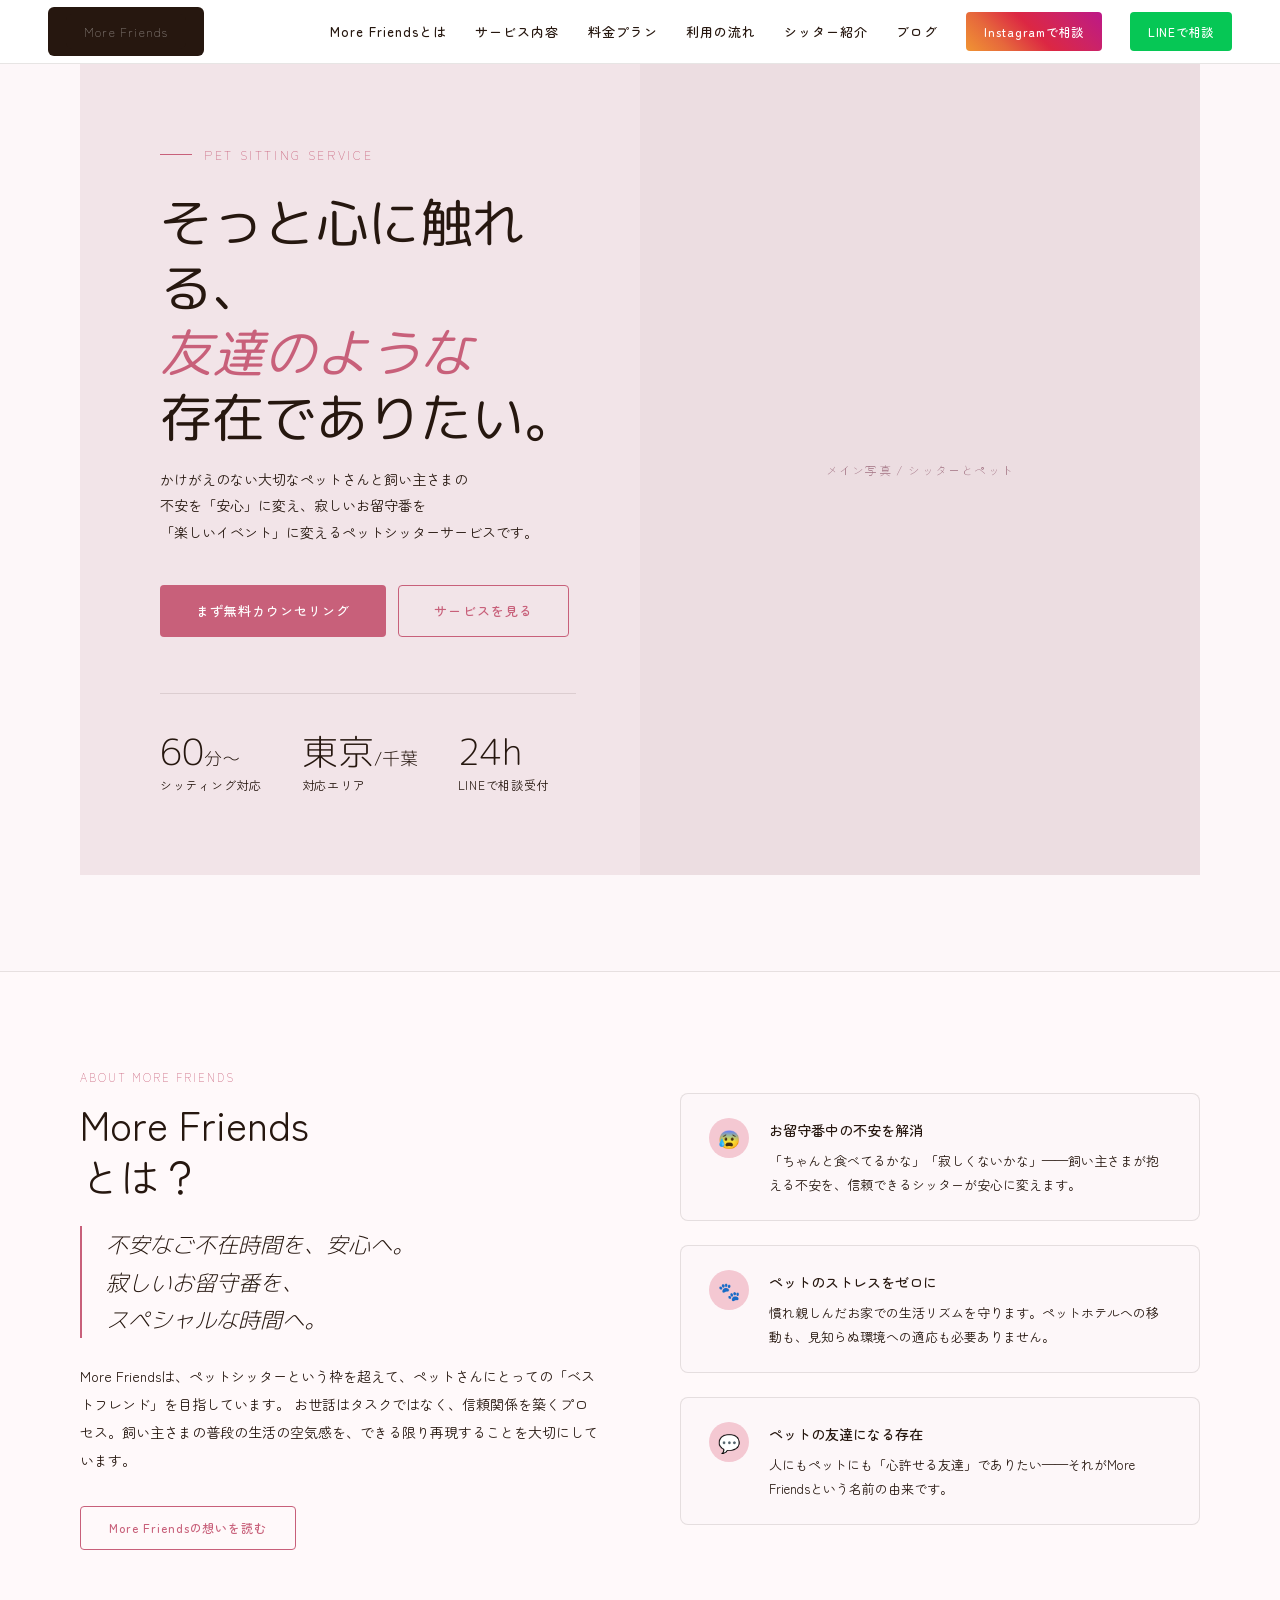
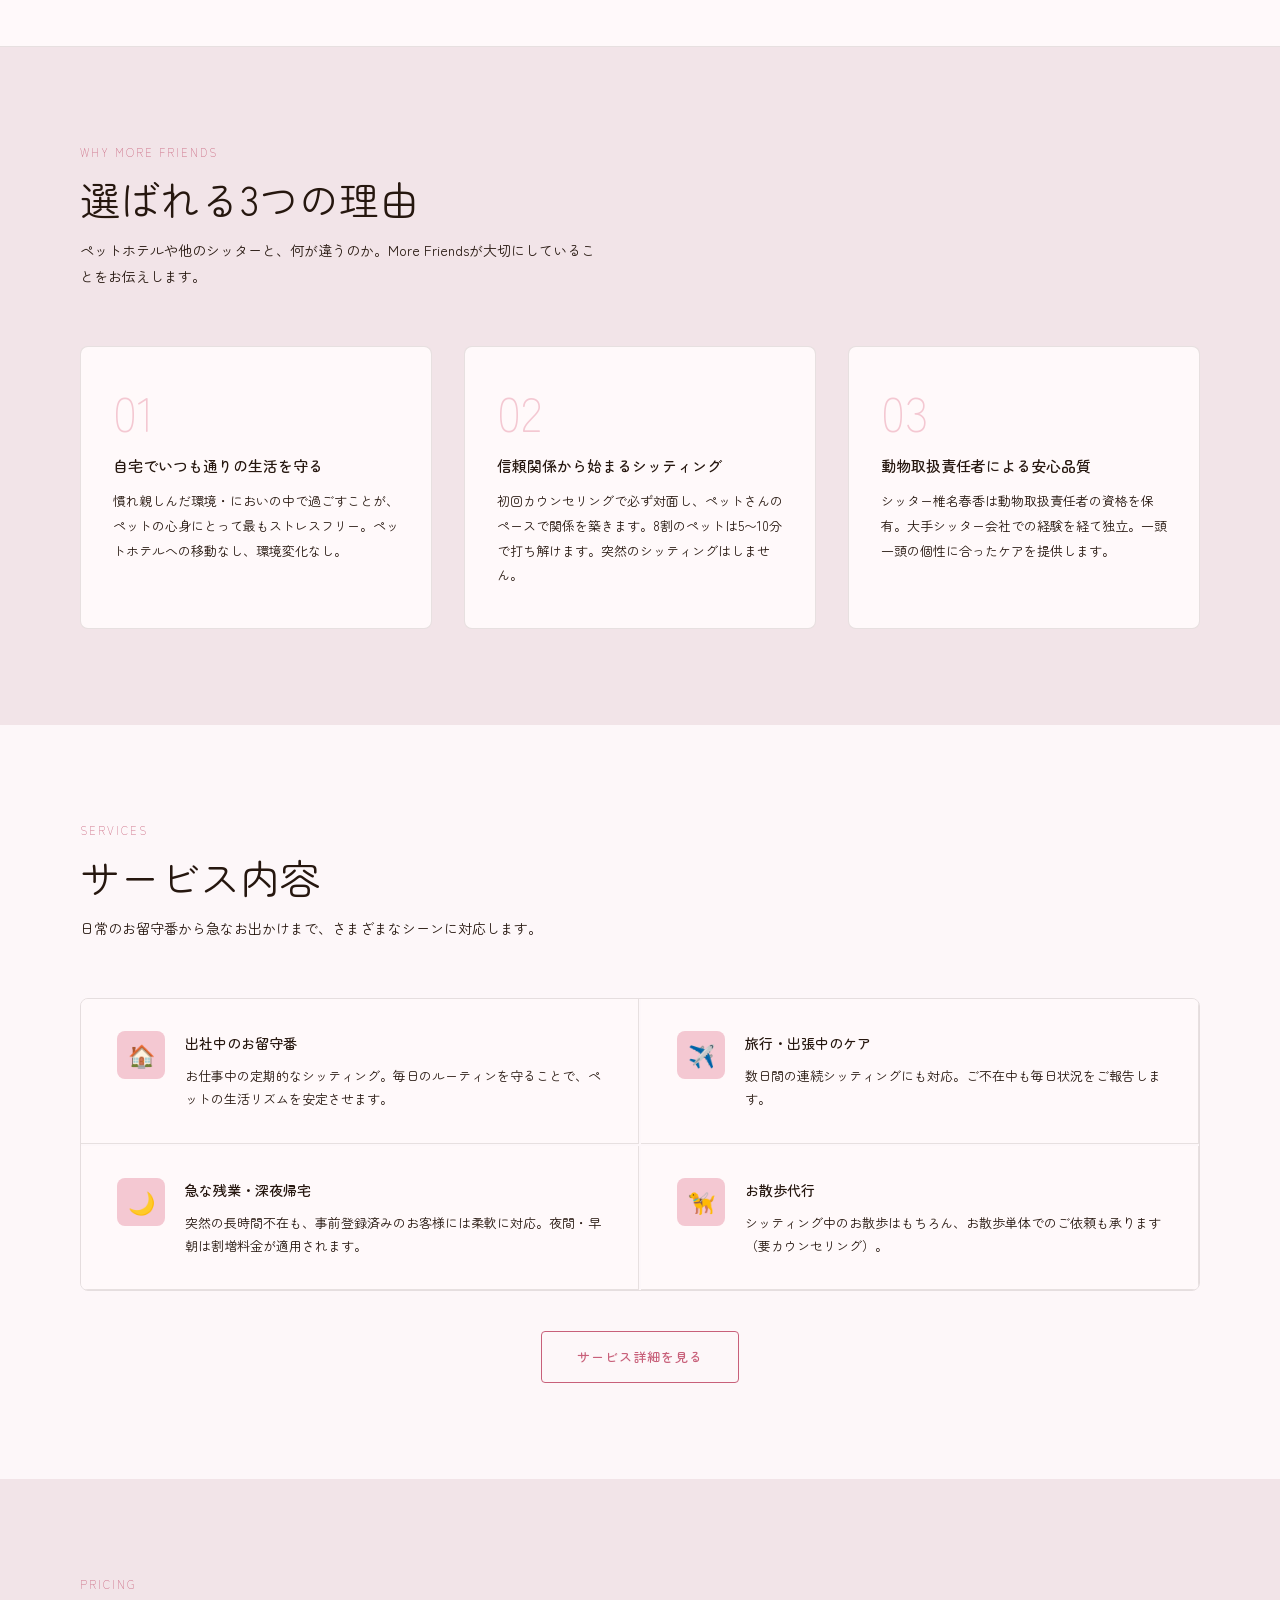
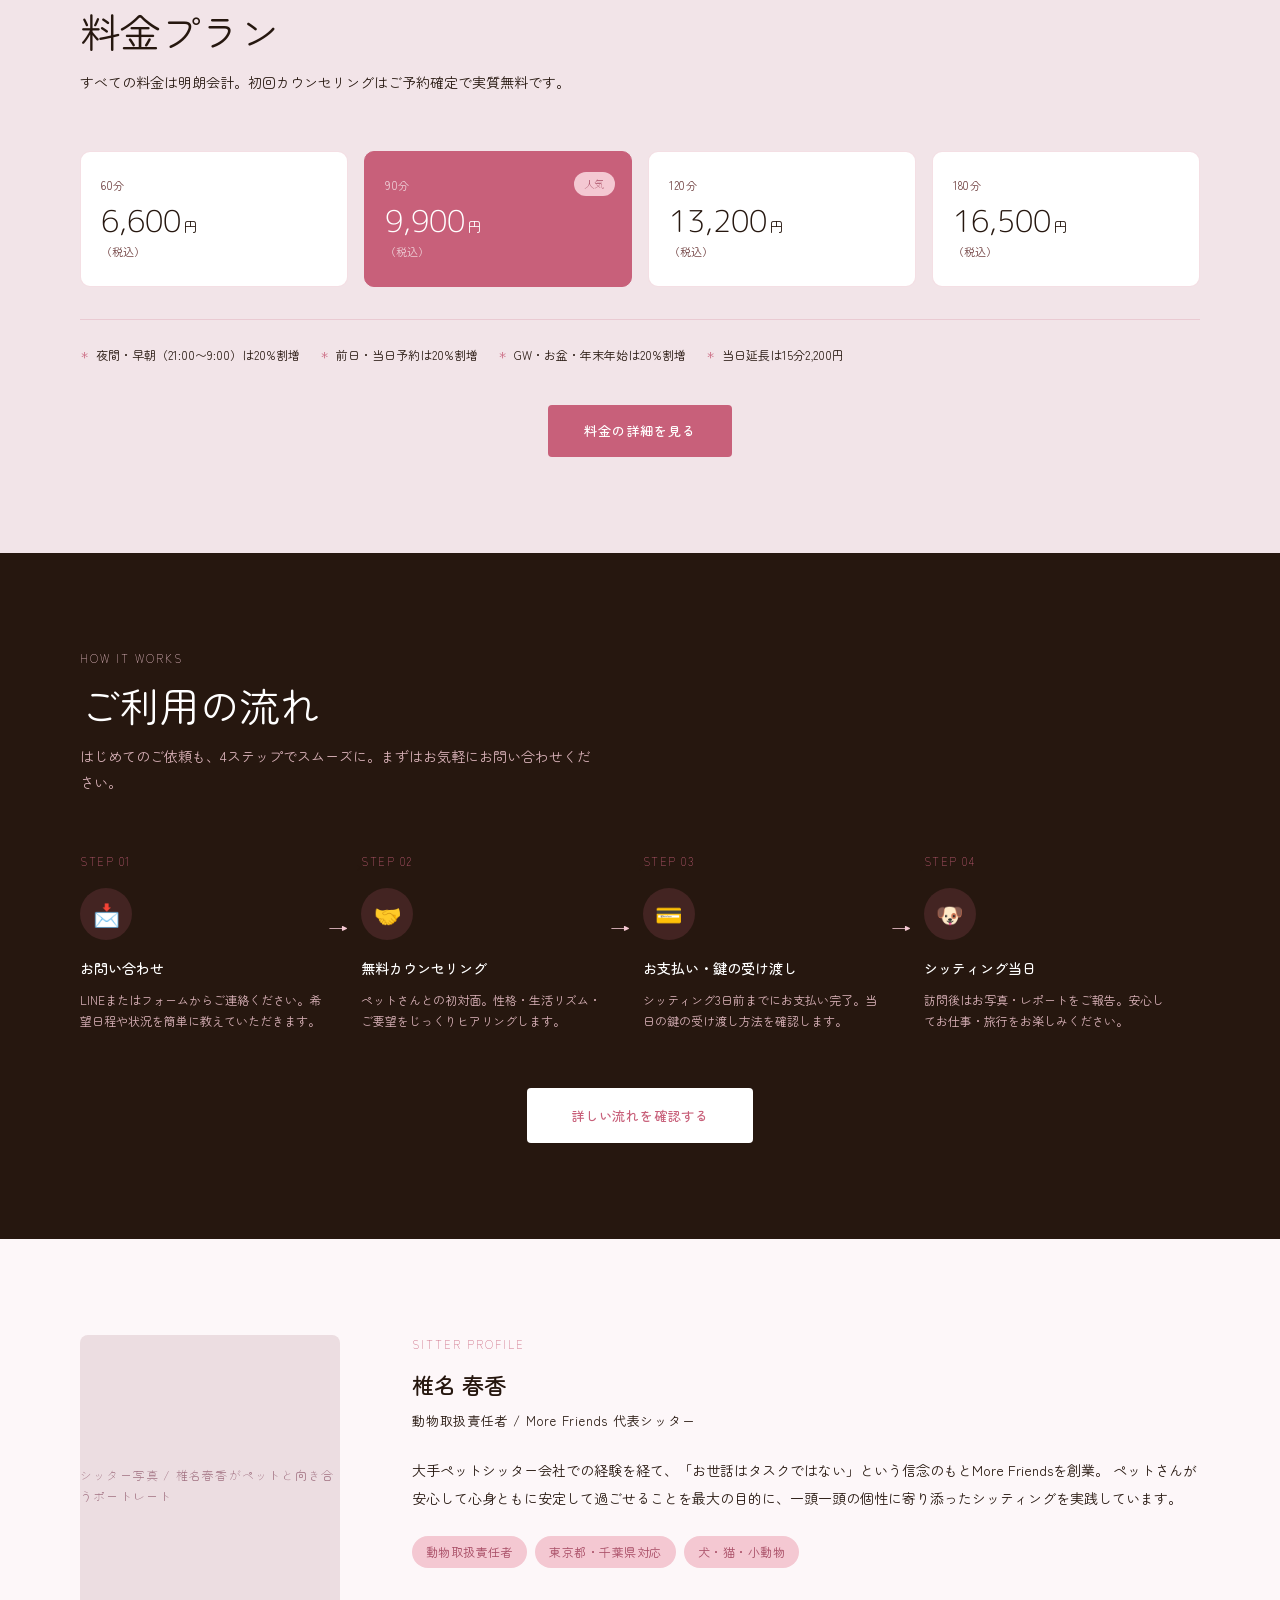
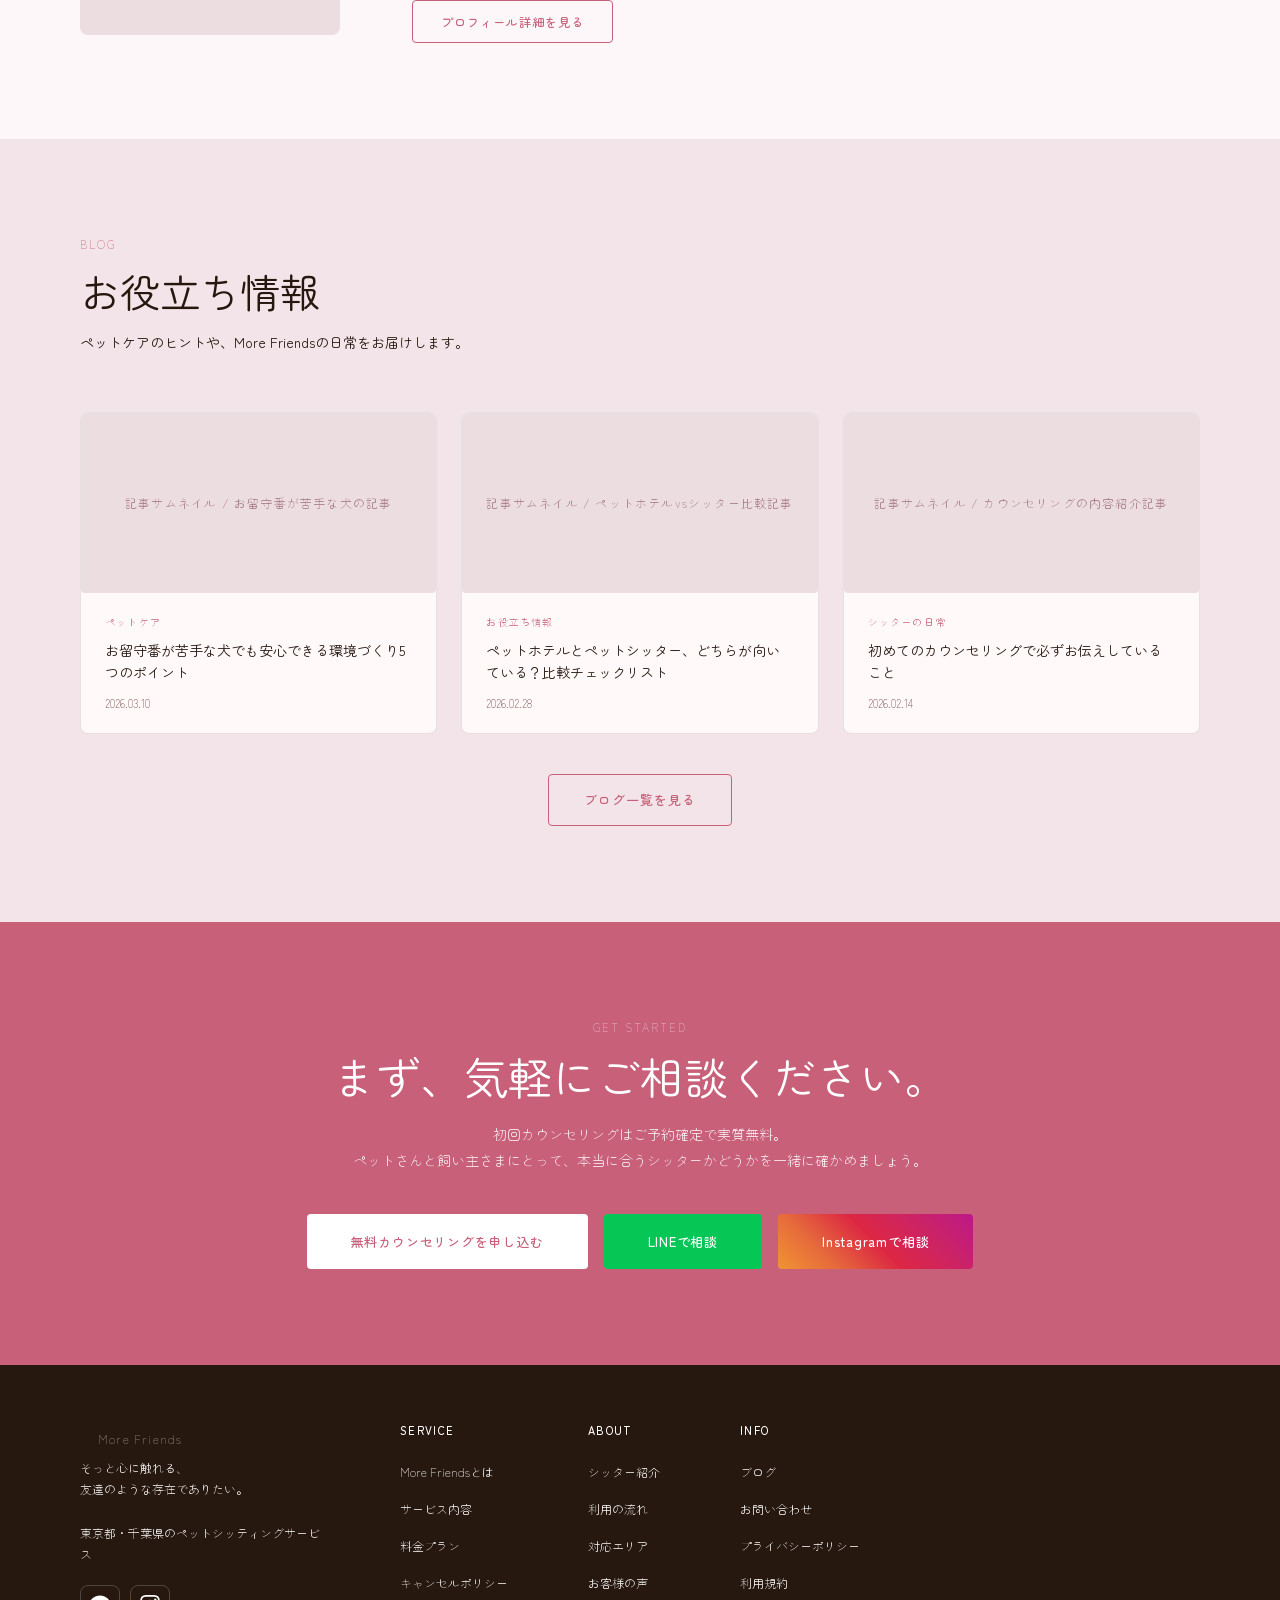
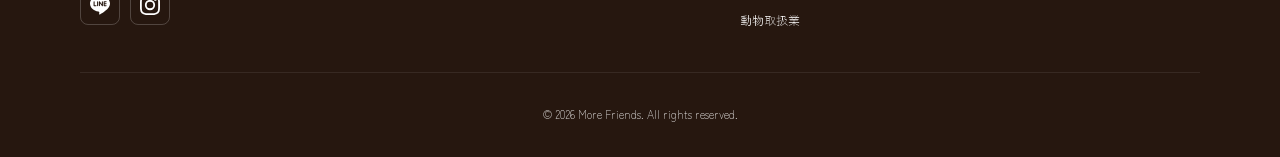
<file: index.html>
<!DOCTYPE html>
<html lang="ja">

<head>
  <meta charset="UTF-8">
  <meta name="viewport" content="width=device-width, initial-scale=1.0">
  <title>トップページ — More Friends</title>
  <meta name="description" content="東京都・千葉県のペットシッターサービス「More Friends」。愛するペットをまるで友達のように大切にお世話します。初回カウンセリング無料。">
  <link rel="preconnect" href="https://fonts.googleapis.com">
  <link href="https://fonts.googleapis.com/css2?family=M+PLUS+Rounded+1c:wght@300;400;500&display=swap" rel="stylesheet">
  <link rel="stylesheet" href="wireframe-base.css">
  <link rel="stylesheet" href="index.css">
</head>

<body>

  <!-- ========== HEADER ========== -->
  <!-- parts/header.php -->
  <header>
    <a href="/" class="header-logo">
      <div class="ph-logo">More Friends</div>
    </a>
    <nav id="sp-nav" aria-hidden="true">
      <a href="./about.html">More Friendsとは</a>
      <a href="./service.html">サービス内容</a>
      <a href="./price.html">料金プラン</a>
      <a href="./flow.html">利用の流れ</a>
      <a href="./sitter.html">シッター紹介</a>
      <a href="./blog.html">ブログ</a>
      <a href="#" class="btn-ig">Instagramで相談</a>
      <a href="./contact.html" class="btn-line">LINEで相談</a>
    </nav>
    <!-- SP: ハンバーガーボタン -->
    <button class="hamburger" aria-label="メニューを開く" aria-expanded="false" aria-controls="sp-nav">
      <span></span>
      <span></span>
      <span></span>
    </button>
  </header>

  <main>

    <!-- ========== 1. HERO ========== -->
    <!-- parts/hero.php -->
    <section class="hero">
      <div class="hero-left">
        <div class="hero-eyebrow">Pet Sitting Service</div>
        <h1 class="hero-h1">
          そっと心に触れる、<br>
          <em>友達のような</em><br>
          存在でありたい。
        </h1>
        <p class="hero-tagline">
          かけがえのない大切なペットさんと飼い主さまの<br>
          不安を「安心」に変え、寂しいお留守番を<br>
          「楽しいイベント」に変えるペットシッターサービスです。
        </p>
        <div class="hero-cta">
          <a href="./contact.html" class="btn-cta-main">まず無料カウンセリング</a>
          <a href="./service.html" class="btn-outline">サービスを見る</a>
        </div>
        <div class="hero-stats">
          <div>
            <div class="stat-num">60<small>分〜</small></div>
            <div class="stat-label">シッティング対応</div>
          </div>
          <div>
            <div class="stat-num">東京<small>/千葉</small></div>
            <div class="stat-label">対応エリア</div>
          </div>
          <div>
            <div class="stat-num">24h</div>
            <div class="stat-label">LINEで相談受付</div>
          </div>
        </div>
      </div>
      <div class="hero-right">
        <!-- style="height" はワイヤー確認用の仮値。本番削除対象 -->
        <div class="ph-img" style="width:100%; height:100%; min-height:480px; border-radius:0; overflow:hidden;"
          data-label="メイン写真 / シッターとペット"></div>
      </div>
    </section>

    <!-- ========== 2. コンセプト ========== -->
    <!-- parts/concept.php -->
    <section class="concept">
      <div class="concept-grid">
        <div>
          <span class="label">About More Friends</span>
          <h2 class="section-title">More Friends<br>とは？</h2>
          <blockquote class="concept-quote">
            不安なご不在時間を、安心へ。<br>
            寂しいお留守番を、<br>スペシャルな時間へ。
          </blockquote>
          <p class="concept-body">
            More Friendsは、ペットシッターという枠を超えて、ペットさんにとっての「ベストフレンド」を目指しています。
            お世話はタスクではなく、信頼関係を築くプロセス。飼い主さまの普段の生活の空気感を、できる限り再現することを大切にしています。
          </p>
          <a href="./about.html" class="btn-outline btn-outline-sm section-link">More Friendsの想いを読む</a>
        </div>
        <div class="concept-right">
          <div class="concept-card">
            <div class="concept-card-icon">😰</div>
            <div>
              <div class="concept-card-title">お留守番中の不安を解消</div>
              <div class="concept-card-text">「ちゃんと食べてるかな」「寂しくないかな」——飼い主さまが抱える不安を、信頼できるシッターが安心に変えます。</div>
            </div>
          </div>
          <div class="concept-card">
            <div class="concept-card-icon">🐾</div>
            <div>
              <div class="concept-card-title">ペットのストレスをゼロに</div>
              <div class="concept-card-text">慣れ親しんだお家での生活リズムを守ります。ペットホテルへの移動も、見知らぬ環境への適応も必要ありません。</div>
            </div>
          </div>
          <div class="concept-card">
            <div class="concept-card-icon">💬</div>
            <div>
              <div class="concept-card-title">ペットの友達になる存在</div>
              <div class="concept-card-text">人にもペットにも「心許せる友達」でありたい——それがMore Friendsという名前の由来です。</div>
            </div>
          </div>
        </div>
      </div>
    </section>

    <!-- ========== 3. Why More Friends ========== -->
    <!-- parts/why.php -->
    <section class="why">
      <div class="section-header">
        <span class="label">Why More Friends</span>
        <h2 class="section-title">選ばれる3つの理由</h2>
        <p class="section-sub">ペットホテルや他のシッターと、何が違うのか。More Friendsが大切にしていることをお伝えします。</p>
      </div>
      <div class="why-grid">
        <div class="why-card">
          <div class="why-num">01</div>
          <div class="why-title">自宅でいつも通りの生活を守る</div>
          <div class="why-text">慣れ親しんだ環境・においの中で過ごすことが、ペットの心身にとって最もストレスフリー。ペットホテルへの移動なし、環境変化なし。</div>
        </div>
        <div class="why-card">
          <div class="why-num">02</div>
          <div class="why-title">信頼関係から始まるシッティング</div>
          <div class="why-text">初回カウンセリングで必ず対面し、ペットさんのペースで関係を築きます。8割のペットは5〜10分で打ち解けます。突然のシッティングはしません。</div>
        </div>
        <div class="why-card">
          <div class="why-num">03</div>
          <div class="why-title">動物取扱責任者による安心品質</div>
          <div class="why-text">シッター椎名春香は動物取扱責任者の資格を保有。大手シッター会社での経験を経て独立。一頭一頭の個性に合ったケアを提供します。</div>
        </div>
      </div>
    </section>

    <!-- ========== 4. サービス概要 ========== -->
    <!-- parts/services.php -->
    <section class="services-section">
      <div class="section-header">
        <span class="label">Services</span>
        <h2 class="section-title">サービス内容</h2>
        <p class="section-sub">日常のお留守番から急なお出かけまで、さまざまなシーンに対応します。</p>
      </div>
      <div class="services-grid">
        <div class="service-item">
          <div class="service-icon">🏠</div>
          <div>
            <div class="service-title">出社中のお留守番</div>
            <div class="service-text">お仕事中の定期的なシッティング。毎日のルーティンを守ることで、ペットの生活リズムを安定させます。</div>
          </div>
        </div>
        <div class="service-item">
          <div class="service-icon">✈️</div>
          <div>
            <div class="service-title">旅行・出張中のケア</div>
            <div class="service-text">数日間の連続シッティングにも対応。ご不在中も毎日状況をご報告します。</div>
          </div>
        </div>
        <div class="service-item">
          <div class="service-icon">🌙</div>
          <div>
            <div class="service-title">急な残業・深夜帰宅</div>
            <div class="service-text">突然の長時間不在も、事前登録済みのお客様には柔軟に対応。夜間・早朝は割増料金が適用されます。</div>
          </div>
        </div>
        <div class="service-item">
          <div class="service-icon">🦮</div>
          <div>
            <div class="service-title">お散歩代行</div>
            <div class="service-text">シッティング中のお散歩はもちろん、お散歩単体でのご依頼も承ります（要カウンセリング）。</div>
          </div>
        </div>
      </div>
      <div class="section-more">
        <a href="./service.html" class="btn-outline">サービス詳細を見る</a>
      </div>
    </section>

    <!-- ========== 5. 料金サマリー ========== -->
    <!-- parts/price-summary.php -->
    <section class="price-section">
      <div class="section-header">
        <span class="label">Pricing</span>
        <h2 class="section-title">料金プラン</h2>
        <p class="section-sub">すべての料金は明朗会計。初回カウンセリングはご予約確定で実質無料です。</p>
      </div>
      <div class="price-grid">
        <div class="price-card">
          <div class="price-duration">60分</div>
          <div class="price-amt-wrap"><span class="price-amount">6,600</span><span class="price-yen">円</span></div>
          <div class="price-unit">（税込）</div>
        </div>
        <div class="price-card featured">
          <div class="price-badge">人気</div>
          <div class="price-duration">90分</div>
          <div class="price-amt-wrap"><span class="price-amount">9,900</span><span class="price-yen">円</span></div>
          <div class="price-unit">（税込）</div>
        </div>
        <div class="price-card">
          <div class="price-duration">120分</div>
          <div class="price-amt-wrap"><span class="price-amount">13,200</span><span class="price-yen">円</span></div>
          <div class="price-unit">（税込）</div>
        </div>
        <div class="price-card">
          <div class="price-duration">180分</div>
          <div class="price-amt-wrap"><span class="price-amount">16,500</span><span class="price-yen">円</span></div>
          <div class="price-unit">（税込）</div>
        </div>
      </div>
      <div class="price-notes">
        <div class="price-note">夜間・早朝（21:00〜9:00）は20%割増</div>
        <div class="price-note">前日・当日予約は20%割増</div>
        <div class="price-note">GW・お盆・年末年始は20%割増</div>
        <div class="price-note">当日延長は15分2,200円</div>
      </div>
      <div class="section-more">
        <a href="./price.html" class="btn-cta-main">料金の詳細を見る</a>
      </div>
    </section>

    <!-- ========== 6. 利用の流れ ========== -->
    <!-- parts/flow-summary.php -->
    <section class="flow-section">
      <div class="section-header">
        <span class="label">How It Works</span>
        <h2 class="section-title">ご利用の流れ</h2>
        <p class="section-sub">はじめてのご依頼も、4ステップでスムーズに。まずはお気軽にお問い合わせください。</p>
      </div>
      <div class="flow-steps">
        <div class="flow-step">
          <div class="flow-step-num">STEP 01</div>
          <div class="flow-icon">📩</div>
          <div class="flow-step-title">お問い合わせ</div>
          <div class="flow-step-text">LINEまたはフォームからご連絡ください。希望日程や状況を簡単に教えていただきます。</div>
        </div>
        <div class="flow-arrow">›</div>
        <div class="flow-step">
          <div class="flow-step-num">STEP 02</div>
          <div class="flow-icon">🤝</div>
          <div class="flow-step-title">無料カウンセリング</div>
          <div class="flow-step-text">ペットさんとの初対面。性格・生活リズム・ご要望をじっくりヒアリングします。</div>
        </div>
        <div class="flow-arrow">›</div>
        <div class="flow-step">
          <div class="flow-step-num">STEP 03</div>
          <div class="flow-icon">💳</div>
          <div class="flow-step-title">お支払い・鍵の受け渡し</div>
          <div class="flow-step-text">シッティング3日前までにお支払い完了。当日の鍵の受け渡し方法を確認します。</div>
        </div>
        <div class="flow-arrow">›</div>
        <div class="flow-step">
          <div class="flow-step-num">STEP 04</div>
          <div class="flow-icon">🐶</div>
          <div class="flow-step-title">シッティング当日</div>
          <div class="flow-step-text">訪問後はお写真・レポートをご報告。安心してお仕事・旅行をお楽しみください。</div>
        </div>
      </div>
      <div class="section-more lg">
        <a href="./flow.html" class="btn-cta-white">詳しい流れを確認する</a>
      </div>
    </section>

    <!-- ========== 7. シッター紹介 ========== -->
    <!-- parts/profile-summary.php -->
    <section class="profile-section">
      <div class="profile-inner">
        <div>
          <!-- style="height" はワイヤー確認用の仮値。本番削除対象 -->
          <div class="ph-img" style="height:300px; border-radius:8px;"
            data-label="シッター写真 / 椎名春香がペットと向き合うポートレート"></div>
        </div>
        <div>
          <span class="label">Sitter Profile</span>
          <div class="profile-name">椎名 春香</div>
          <div class="profile-role">動物取扱責任者 / More Friends 代表シッター</div>
          <p class="profile-body">
            大手ペットシッター会社での経験を経て、「お世話はタスクではない」という信念のもとMore Friendsを創業。
            ペットさんが安心して心身ともに安定して過ごせることを最大の目的に、一頭一頭の個性に寄り添ったシッティングを実践しています。
          </p>
          <div class="tags profile-tags">
            <span class="tag">動物取扱責任者</span>
            <span class="tag">東京都・千葉県対応</span>
            <span class="tag">犬・猫・小動物</span>
          </div>
          <a href="./sitter.html" class="btn-outline btn-outline-sm">プロフィール詳細を見る</a>
        </div>
      </div>
    </section>

    <!-- ========== 8. ブログ最新記事 ========== -->
    <!-- parts/blog-recent.php -->
    <section class="blog-section">
      <div class="section-header">
        <span class="label">Blog</span>
        <h2 class="section-title">お役立ち情報</h2>
        <p class="section-sub">ペットケアのヒントや、More Friendsの日常をお届けします。</p>
      </div>
      <div class="blog-grid">
        <!-- ループ単位: .blog-card -->
        <div class="blog-card">
          <!-- style="height" はワイヤー確認用の仮値。本番削除対象 -->
          <div class="ph-img" style="height:180px;" data-label="記事サムネイル / お留守番が苦手な犬の記事"></div>
          <div class="blog-body">
            <div class="blog-cat">ペットケア</div>
            <div class="blog-title">お留守番が苦手な犬でも安心できる環境づくり5つのポイント</div>
            <div class="blog-date">2026.03.10</div>
          </div>
        </div>
        <!-- ループ単位: .blog-card -->
        <div class="blog-card">
          <div class="ph-img" style="height:180px;" data-label="記事サムネイル / ペットホテルvsシッター比較記事"></div>
          <div class="blog-body">
            <div class="blog-cat">お役立ち情報</div>
            <div class="blog-title">ペットホテルとペットシッター、どちらが向いている？比較チェックリスト</div>
            <div class="blog-date">2026.02.28</div>
          </div>
        </div>
        <!-- ループ単位: .blog-card -->
        <div class="blog-card">
          <div class="ph-img" style="height:180px;" data-label="記事サムネイル / カウンセリングの内容紹介記事"></div>
          <div class="blog-body">
            <div class="blog-cat">シッターの日常</div>
            <div class="blog-title">初めてのカウンセリングで必ずお伝えしていること</div>
            <div class="blog-date">2026.02.14</div>
          </div>
        </div>
      </div>
      <div class="section-more">
        <a href="./blog.html" class="btn-outline">ブログ一覧を見る</a>
      </div>
    </section>

    <!-- ========== 9. CTA セクション ========== -->
    <!-- parts/cta.php -->
    <section class="cta-section" id="contact">
      <span class="label">Get Started</span>
      <h2 class="section-title">まず、気軽にご相談ください。</h2>
      <p>
        初回カウンセリングはご予約確定で実質無料。<br>
        ペットさんと飼い主さまにとって、本当に合うシッターかどうかを一緒に確かめましょう。
      </p>
      <div class="cta-buttons">
        <a href="./contact.html" class="btn-cta-white">無料カウンセリングを申し込む</a>
        <a href="#" class="btn-line-lg">LINEで相談</a>
        <a href="#" class="btn-ig-lg">Instagramで相談</a>
      </div>
    </section>

  </main>

  <!-- ========== FOOTER ========== -->
  <!-- parts/footer.php -->
  <footer>
    <div class="footer-top">
      <div>
        <div class="ph-logo footer-logo">More Friends</div>
        <div class="footer-tagline">
          そっと心に触れる、<br>友達のような存在でありたい。<br><br>
          東京都・千葉県のペットシッティングサービス
        </div>
        <div class="footer-sns">
          <a href="#" class="footer-sns-btn" aria-label="LINE">
            <svg xmlns="http://www.w3.org/2000/svg" width="20" height="20" viewBox="0 0 24 24" fill="currentColor"><path d="M19.365 9.863c.349 0 .63.285.63.631 0 .345-.281.63-.63.63H17.61v1.125h1.755c.349 0 .63.283.63.63 0 .344-.281.629-.63.629h-2.386c-.345 0-.627-.285-.627-.629V8.108c0-.345.282-.63.627-.63h2.386c.349 0 .63.285.63.63 0 .349-.281.63-.63.63H17.61v1.125h1.755zm-3.855 3.016c0 .27-.174.51-.432.596-.064.021-.133.031-.199.031-.211 0-.391-.09-.51-.25l-2.443-3.317v2.94c0 .344-.279.629-.631.629-.346 0-.626-.285-.626-.629V8.108c0-.27.173-.51.43-.595.06-.023.136-.033.194-.033.195 0 .375.104.495.254l2.462 3.33V8.108c0-.345.282-.63.63-.63.345 0 .63.285.63.63v4.771zm-5.741 0c0 .344-.282.629-.631.629-.345 0-.627-.285-.627-.629V8.108c0-.345.282-.63.627-.63.349 0 .631.285.631.63v4.771zm-2.466.629H4.917c-.345 0-.63-.285-.63-.629V8.108c0-.345.285-.63.63-.63.348 0 .63.285.63.63v4.141h1.756c.348 0 .629.283.629.63 0 .344-.281.629-.629.629M24 10.314C24 4.943 18.615.572 12 .572S0 4.943 0 10.314c0 4.811 4.27 8.842 10.035 9.608.391.082.923.258 1.058.59.12.301.079.766.038 1.08l-.164 1.02c-.045.301-.24 1.186 1.049.645 1.291-.539 6.916-4.078 9.436-6.975C23.176 14.393 24 12.458 24 10.314"/></svg>
          </a>
          <a href="#" class="footer-sns-btn" aria-label="Instagram">
            <svg xmlns="http://www.w3.org/2000/svg" width="20" height="20" viewBox="0 0 24 24" fill="currentColor"><path d="M12 2.163c3.204 0 3.584.012 4.85.07 3.252.148 4.771 1.691 4.919 4.919.058 1.265.069 1.645.069 4.849 0 3.205-.012 3.584-.069 4.849-.149 3.225-1.664 4.771-4.919 4.919-1.266.058-1.644.07-4.85.07-3.204 0-3.584-.012-4.849-.07-3.26-.149-4.771-1.699-4.919-4.92-.058-1.265-.07-1.644-.07-4.849 0-3.204.013-3.583.07-4.849.149-3.227 1.664-4.771 4.919-4.919 1.266-.057 1.645-.069 4.849-.069zM12 0C8.741 0 8.333.014 7.053.072 2.695.272.273 2.69.073 7.052.014 8.333 0 8.741 0 12c0 3.259.014 3.668.072 4.948.2 4.358 2.618 6.78 6.98 6.98C8.333 23.986 8.741 24 12 24c3.259 0 3.668-.014 4.948-.072 4.354-.2 6.782-2.618 6.979-6.98.059-1.28.073-1.689.073-4.948 0-3.259-.014-3.667-.072-4.947-.196-4.354-2.617-6.78-6.979-6.98C15.668.014 15.259 0 12 0zm0 5.838a6.162 6.162 0 100 12.324 6.162 6.162 0 000-12.324zM12 16a4 4 0 110-8 4 4 0 010 8zm6.406-11.845a1.44 1.44 0 100 2.881 1.44 1.44 0 000-2.881z"/></svg>
          </a>
        </div>
      </div>
      <div class="footer-nav">
        <div class="footer-nav-col">
          <p class="footer-nav-heading">Service</p>
          <ul>
            <li><a href="./about.html">More Friendsとは</a></li>
            <li><a href="./service.html">サービス内容</a></li>
            <li><a href="./price.html">料金プラン</a></li>
            <li><a href="./cancel.html">キャンセルポリシー</a></li>
          </ul>
        </div>
        <div class="footer-nav-col">
          <p class="footer-nav-heading">About</p>
          <ul>
            <li><a href="./sitter.html">シッター紹介</a></li>
            <li><a href="./flow.html">利用の流れ</a></li>
            <li><a href="./area.html">対応エリア</a></li>
            <li><a href="./reviews.html">お客様の声</a></li>
          </ul>
        </div>
        <div class="footer-nav-col">
          <p class="footer-nav-heading">Info</p>
          <ul>
            <li><a href="./blog.html">ブログ</a></li>
            <li><a href="./contact.html">お問い合わせ</a></li>
            <li><a href="#">プライバシーポリシー</a></li>
            <li><a href="#">利用規約</a></li>
            <li><a href="#">動物取扱業</a></li>
          </ul>
        </div>
      </div>
    </div>
    <div class="footer-bottom">
      <span>© 2026 More Friends. All rights reserved.</span>
    </div>
  </footer>

<script>
document.querySelector('.hamburger')?.addEventListener('click', function() {
  const nav = document.getElementById('sp-nav');
  const isOpen = nav.classList.toggle('open');
  this.setAttribute('aria-expanded', isOpen);
  nav.setAttribute('aria-hidden', !isOpen);
});
</script>

</body>

</html>
</file>
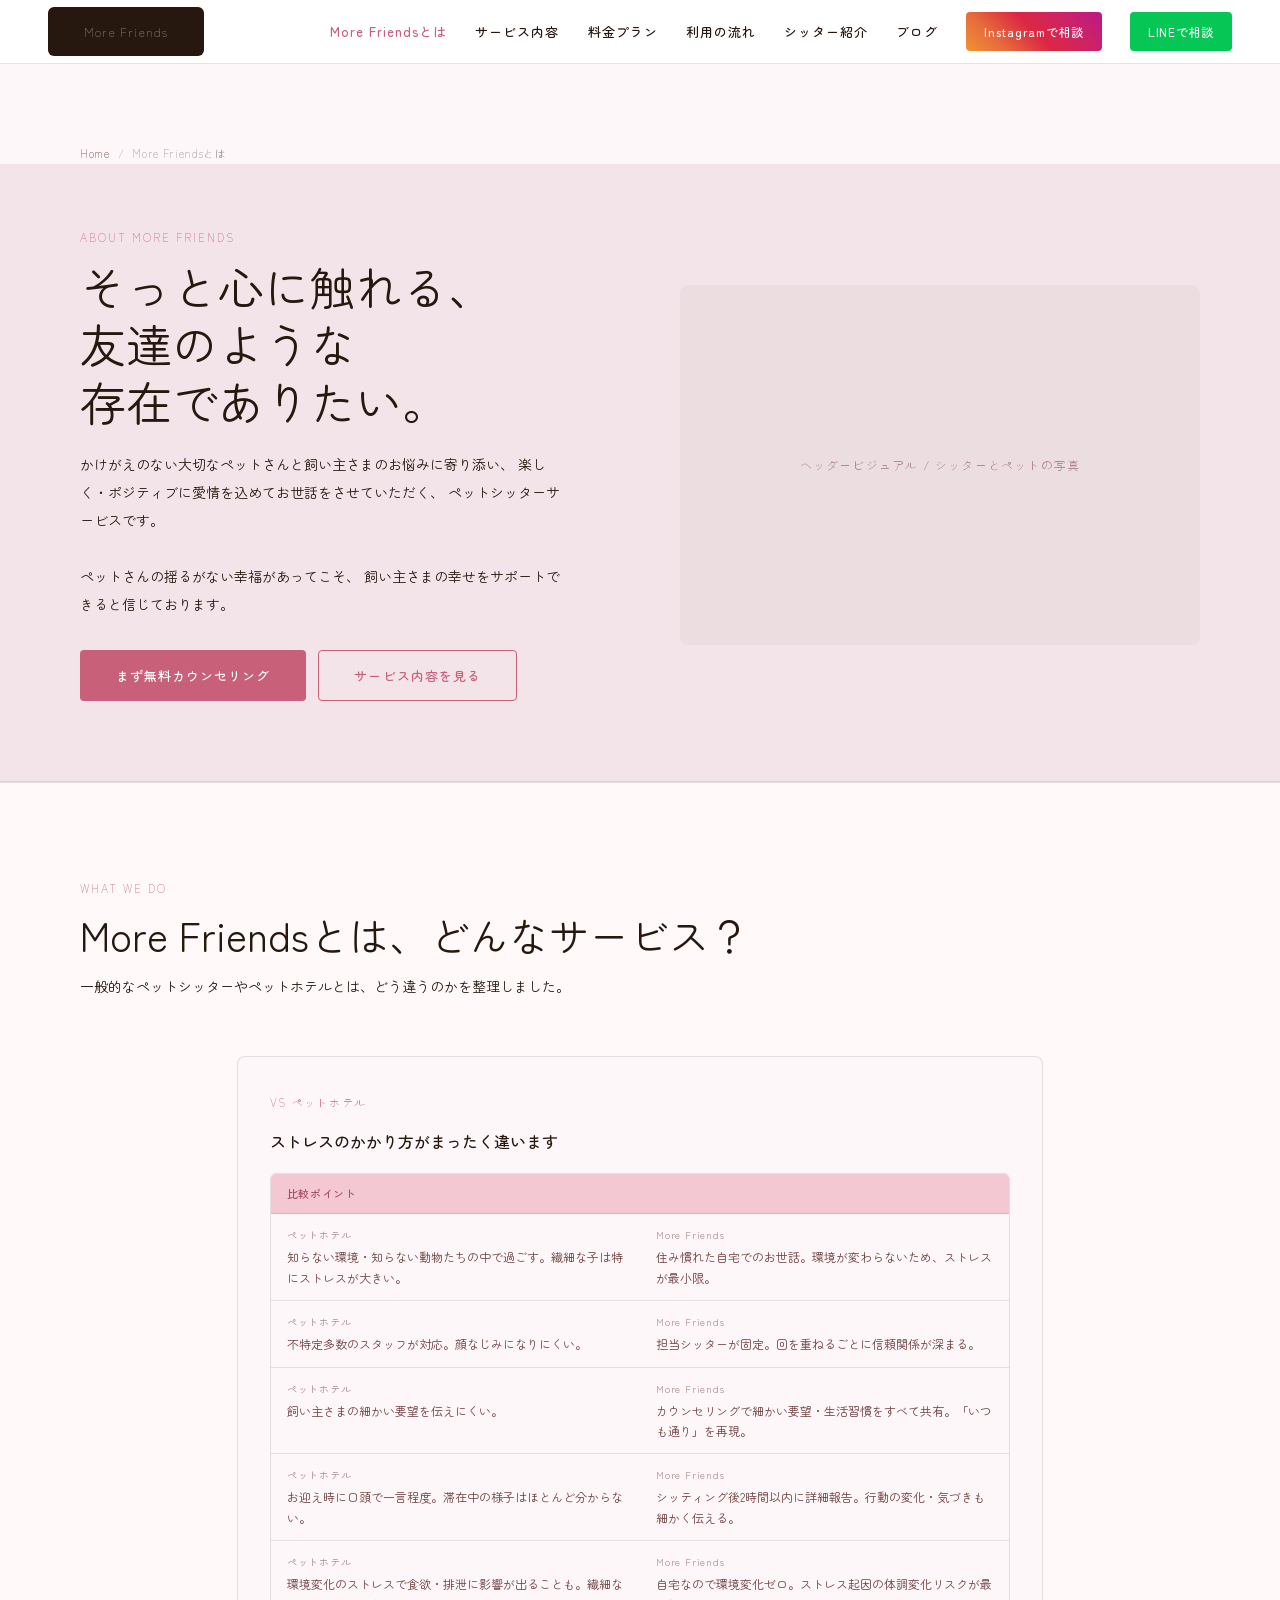
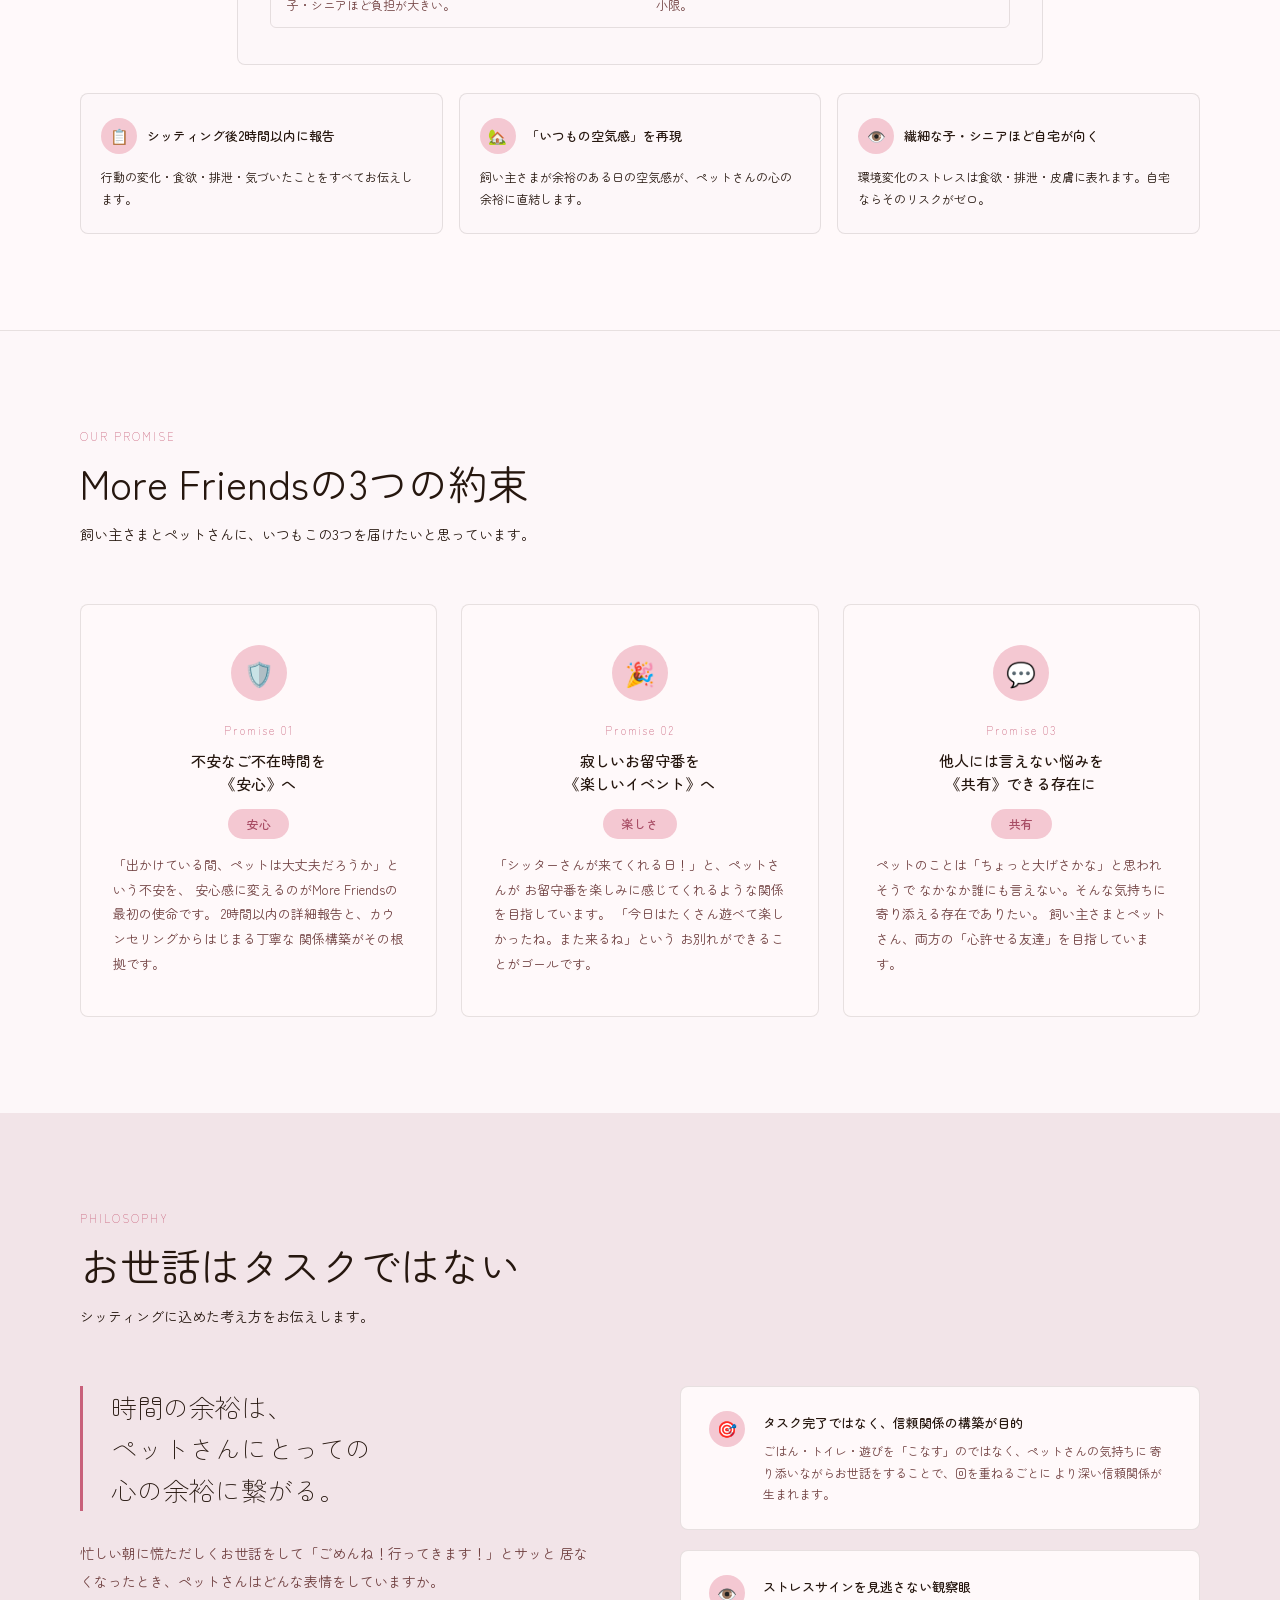
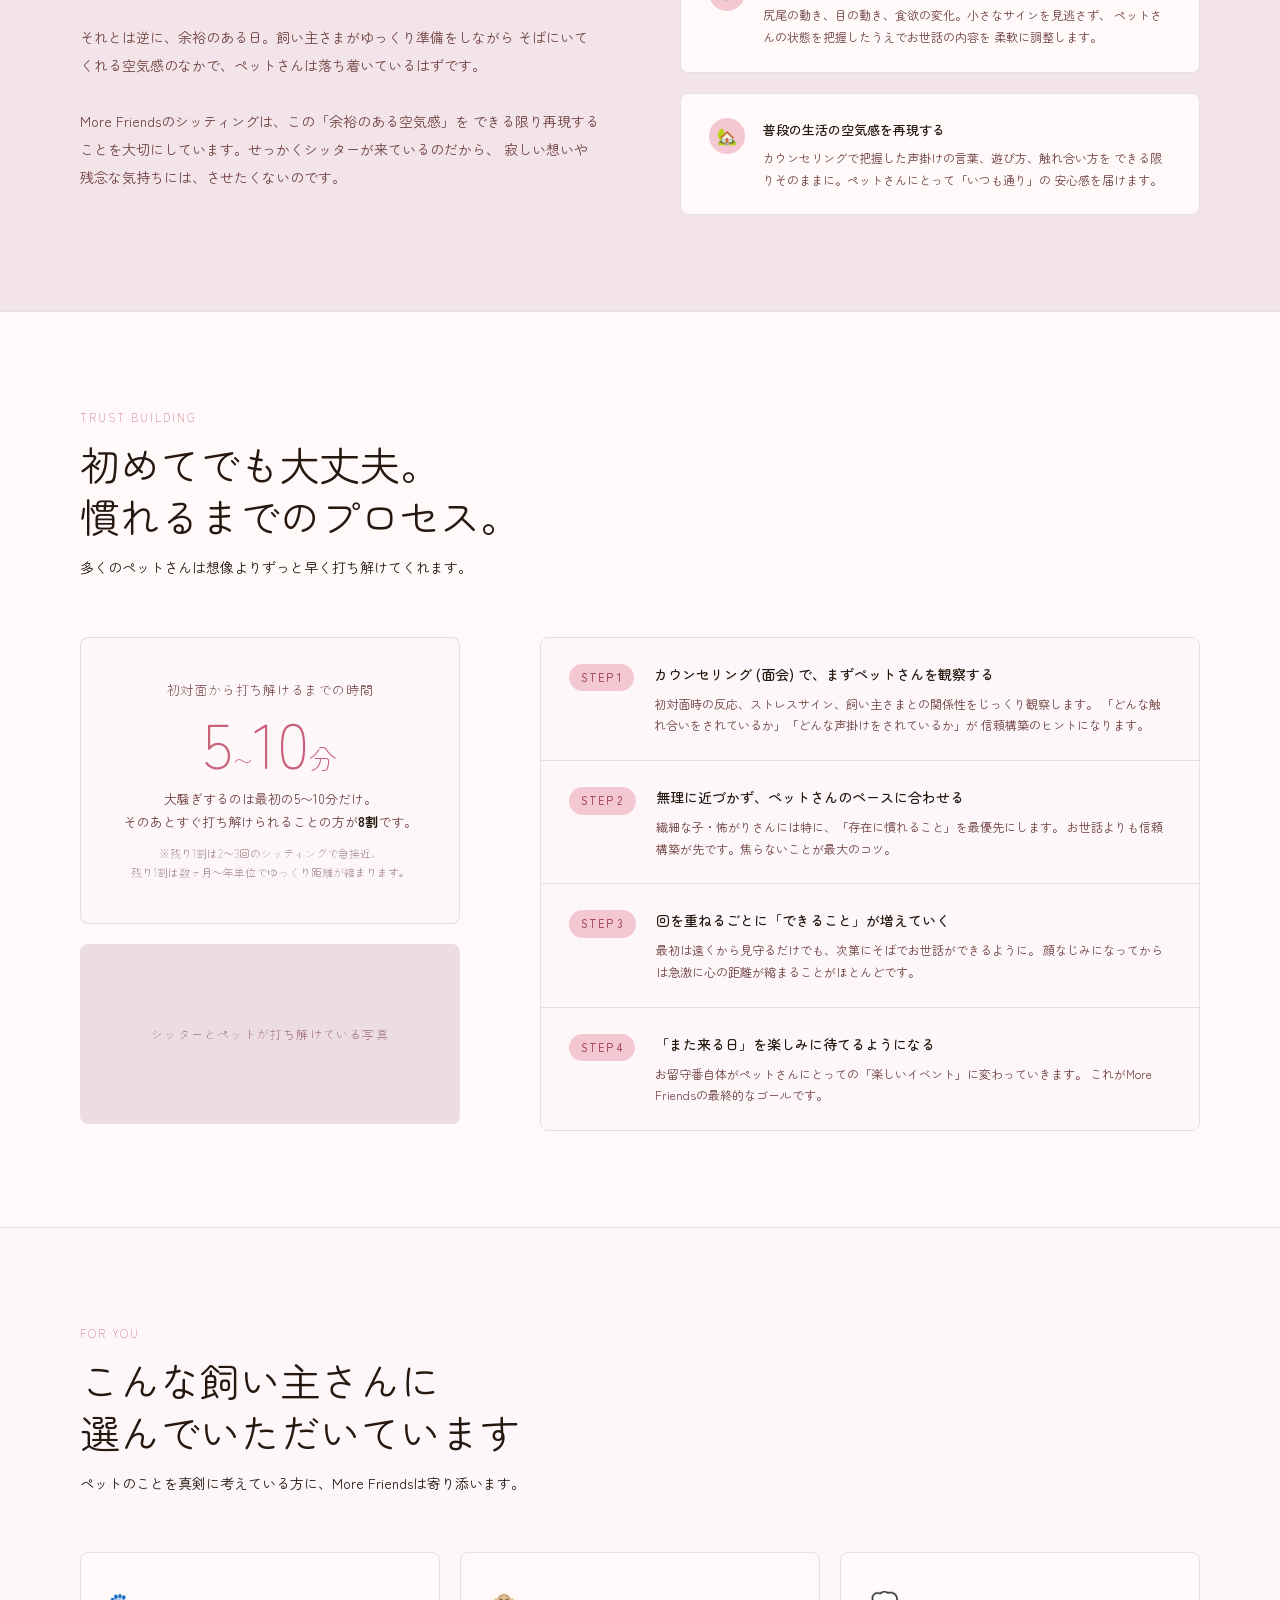
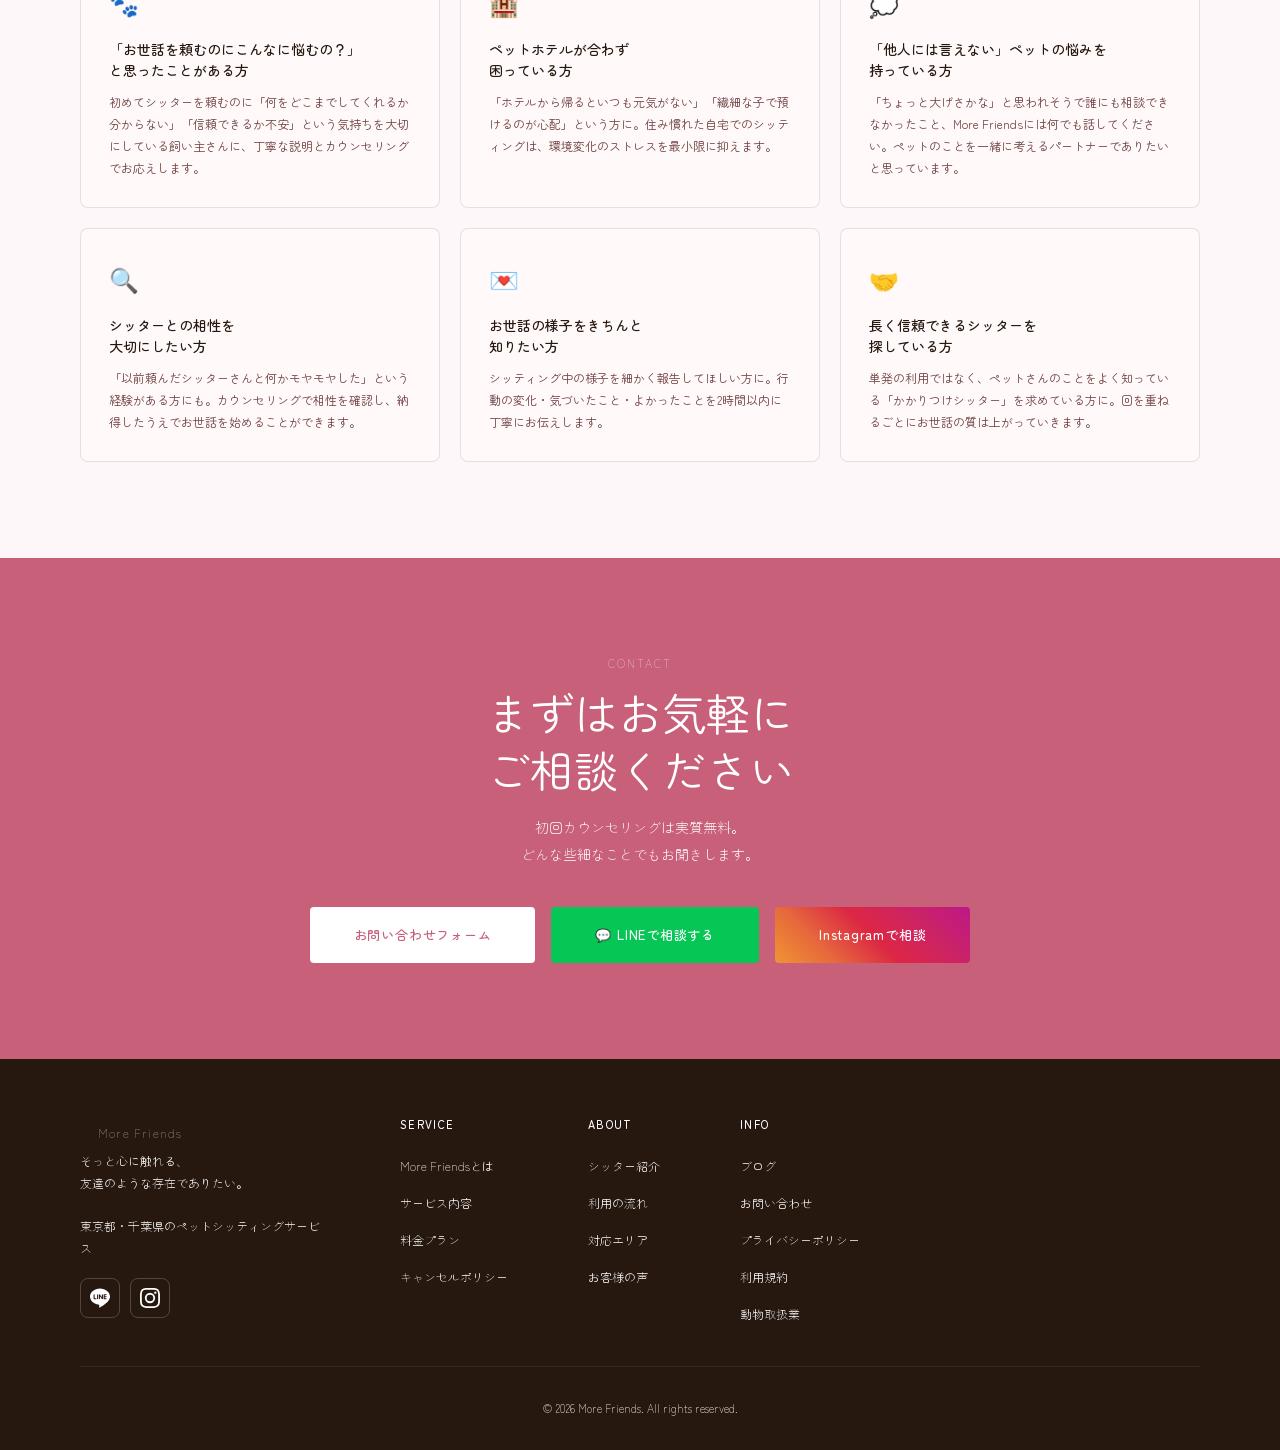
<file: about.html>
<!DOCTYPE html>
<html lang="ja">
<head>
  <meta charset="UTF-8">
  <meta name="viewport" content="width=device-width, initial-scale=1.0">
  <title>More Friendsとは — More Friends</title>
  <meta name="description" content="More Friendsとは、ペットと飼い主さまに寄り添うペットシッターサービスです。「お世話はタスクではなく信頼関係のプロセス」を理念に活動しています。">
  <link rel="preconnect" href="https://fonts.googleapis.com">
  <link rel="preconnect" href="https://fonts.gstatic.com" crossorigin>
  <link href="https://fonts.googleapis.com/css2?family=Zen+Maru+Gothic:wght@300;400;500;700&display=swap" rel="stylesheet">
  <link rel="stylesheet" href="wireframe-base.css">
  <style>
    /* ── ページ固有スタイル ── */

    /* パンくず */
    .breadcrumb {
      padding: 80px 80px 0;
      font-size: 11px;
      color: var(--text-sub);
      letter-spacing: 0.06em;
      display: flex;
      gap: 8px;
      align-items: center;
    }
    .breadcrumb a { color: var(--text-sub); text-decoration: none; }
    .breadcrumb a:hover { color: var(--primary); }
    .breadcrumb span { opacity: 0.45; }

    /* ── 1. ページヘッダー ── */
    .page-header .section-title { font-size: 46px; line-height: 1.25; }
    @media (max-width: 768px) { .page-header .section-title { font-size: 28px; } }

    .page-header {
      background: var(--bg-mid);
      padding: 64px 80px 80px;
      display: grid;
      grid-template-columns: 1fr 1fr;
      gap: 80px;
      align-items: center;
      border-bottom: 1px solid var(--border);
    }
    .page-header-img .ph-img {
      border-radius: 8px;
      overflow: hidden;
    }
    .page-header-lead {
      font-size: 14px;
      color: var(--text);
      font-weight: 400;
      line-height: 2;
      margin-top: 20px;
      max-width: 480px;
    }

    /* ── 2. サービス定義 ── */
    .definition {
      background: var(--bg2);
      padding: 96px 80px;
      border-top: 1px solid var(--border);
      border-bottom: 1px solid var(--border);
    }
    .definition-grid {
      display: flex;
      justify-content: center;
      margin-top: 56px;
    }
    .definition-grid .def-card {
      width: 72%;
    }

    .bottom-points {
      display: grid;
      grid-template-columns: repeat(3, 1fr);
      gap: 16px;
      margin-top: 28px;
    }
    .bottom-point {
      background: var(--bg);
      border: 1px solid var(--border);
      border-radius: 8px;
      padding: 24px 20px;
      display: flex;
      flex-direction: column;
      gap: 12px;
    }
    .bottom-point-head {
      display: flex;
      align-items: center;
      gap: 10px;
    }
    .bottom-point-icon {
      width: 36px;
      height: 36px;
      border-radius: 50%;
      background: var(--primary-l);
      display: flex;
      align-items: center;
      justify-content: center;
      font-size: 15px;
      flex-shrink: 0;
    }
    .bottom-point-title {
      font-size: 13px;
      font-weight: 500;
      color: var(--text);
      line-height: 1.5;
    }
    .bottom-point-text {
      font-size: 12px;
      color: var(--text);
      font-weight: 400;
      line-height: 1.8;
    }
    .def-card {
      background: var(--bg);
      border: 1px solid var(--border);
      border-radius: 8px;
      padding: 36px 32px;
    }
    .def-card-vs {
      font-size: 11px;
      letter-spacing: 0.14em;
      color: var(--primary);
      text-transform: uppercase;
      margin-bottom: 16px;
      font-family: 'Zen Maru Gothic', sans-serif;
    }
    .def-card-title {
      font-size: 16px;
      font-weight: 500;
      color: var(--text);
      margin-bottom: 20px;
      line-height: 1.5;
    }
    .def-row {
      display: grid;
      grid-template-columns: 1fr 1fr;
      gap: 0;
      border: 1px solid var(--border);
      border-radius: 6px;
      overflow: hidden;
      font-size: 13px;
    }
    .def-row-head {
      background: var(--primary-l);
      padding: 10px 16px;
      font-weight: 500;
      font-size: 11px;
      color: var(--primary-d);
      letter-spacing: 0.06em;
      grid-column: 1 / -1;
      border-bottom: 1px solid var(--border);
    }
    .def-row-col {
      padding: 12px 16px;
      color: var(--text-sub);
      line-height: 1.7;
      font-size: 12px;
    }
    .def-row-col:first-of-type {
      border-right: 1px solid var(--border);
    }
    .def-col-label {
      font-size: 10px;
      color: var(--text-sub);
      opacity: 0.6;
      letter-spacing: 0.08em;
      margin-bottom: 4px;
    }
    .def-row-sep { border-top: 1px solid var(--border); grid-column: 1 / -1; }

    /* ── 3. 3つの約束 ── */
    .promises {
      background: var(--bg);
      padding: 96px 80px;
    }
    .promises-grid {
      display: grid;
      grid-template-columns: repeat(3, 1fr);
      gap: 24px;
      margin-top: 56px;
    }
    .promise-card {
      background: var(--bg2);
      border: 1px solid var(--border);
      border-radius: 8px;
      padding: 40px 32px;
      text-align: center;
    }
    .promise-icon {
      width: 56px;
      height: 56px;
      border-radius: 50%;
      background: var(--primary-l);
      display: flex;
      align-items: center;
      justify-content: center;
      font-size: 24px;
      margin: 0 auto 20px;
    }
    .promise-num {
      font-family: 'Zen Maru Gothic', sans-serif;
      font-size: 11px;
      letter-spacing: 0.18em;
      color: var(--primary);
      margin-bottom: 10px;
    }
    .promise-title {
      font-size: 15px;
      font-weight: 500;
      color: var(--text);
      line-height: 1.5;
      margin-bottom: 14px;
    }
    .promise-kw {
      display: inline-block;
      background: var(--tag-bg);
      color: var(--tag-text);
      font-size: 12px;
      font-weight: 500;
      padding: 4px 18px;
      border-radius: 100px;
      margin-bottom: 14px;
      letter-spacing: 0.06em;
    }
    .promise-text {
      font-size: 13px;
      color: var(--text-sub);
      line-height: 1.9;
      text-align: left;
    }

    /* ── 4. シッティング哲学 ── */
    .philosophy {
      background: var(--bg-mid);
      padding: 96px 80px;
    }
    .philosophy-inner {
      display: grid;
      grid-template-columns: 1fr 1fr;
      gap: 80px;
      align-items: start;
      margin-top: 56px;
    }
    .philosophy-quote {
      font-family: 'Zen Maru Gothic', sans-serif;
      font-size: 26px;
      color: var(--text);
      line-height: 1.6;
      border-left: 3px solid var(--primary);
      padding-left: 28px;
      margin-bottom: 28px;
    }
    .philosophy-body {
      font-size: 14px;
      color: var(--text-sub);
      line-height: 2;
    }
    .philosophy-points {
      display: flex;
      flex-direction: column;
      gap: 20px;
    }
    .philosophy-point {
      background: var(--bg2);
      border: 1px solid var(--border);
      border-radius: 8px;
      padding: 24px 28px;
      display: flex;
      gap: 18px;
      align-items: flex-start;
    }
    .philosophy-point-icon {
      width: 36px;
      height: 36px;
      border-radius: 50%;
      background: var(--primary-l);
      display: flex;
      align-items: center;
      justify-content: center;
      font-size: 16px;
      flex-shrink: 0;
    }
    .philosophy-point-title {
      font-size: 13px;
      font-weight: 500;
      color: var(--text);
      margin-bottom: 6px;
    }
    .philosophy-point-text {
      font-size: 12px;
      color: var(--text-sub);
      line-height: 1.8;
    }

    /* ── 5. 信頼構築のプロセス ── */
    .trust {
      background: var(--bg2);
      padding: 96px 80px;
      border-top: 1px solid var(--border);
      border-bottom: 1px solid var(--border);
    }
    .trust-layout {
      display: grid;
      grid-template-columns: 380px 1fr;
      gap: 80px;
      align-items: start;
      margin-top: 56px;
    }
    .trust-stat-block {
      background: var(--bg);
      border: 1px solid var(--border);
      border-radius: 8px;
      padding: 40px 36px;
      text-align: center;
    }
    .trust-stat-num {
      font-family: 'Zen Maru Gothic', sans-serif;
      font-size: 64px;
      color: var(--primary);
      line-height: 1;
      margin-bottom: 6px;
    }
    .trust-stat-unit {
      font-size: 20px;
      color: var(--primary);
    }
    .trust-stat-label {
      font-size: 13px;
      color: var(--text-sub);
      line-height: 1.8;
      margin-top: 14px;
    }
    .trust-stat-note {
      font-size: 11px;
      color: var(--text-sub);
      opacity: 0.6;
      margin-top: 10px;
    }
    .trust-steps {
      display: flex;
      flex-direction: column;
      gap: 0;
      border: 1px solid var(--border);
      border-radius: 8px;
      overflow: hidden;
    }
    .trust-step {
      display: flex;
      gap: 20px;
      align-items: flex-start;
      padding: 24px 28px;
      background: var(--bg);
      border-bottom: 1px solid var(--border);
    }
    .trust-step:last-child { border-bottom: none; }
    .trust-step-badge {
      background: var(--primary-l);
      color: var(--primary-d);
      font-size: 11px;
      font-weight: 500;
      letter-spacing: 0.08em;
      padding: 4px 12px;
      border-radius: 100px;
      flex-shrink: 0;
      margin-top: 2px;
    }
    .trust-step-title {
      font-size: 14px;
      font-weight: 500;
      color: var(--text);
      margin-bottom: 6px;
    }
    .trust-step-text {
      font-size: 12px;
      color: var(--text-sub);
      line-height: 1.8;
    }

    /* ── 6. ターゲット ── */
    .target {
      background: var(--bg);
      padding: 96px 80px;
    }
    .target-grid {
      display: grid;
      grid-template-columns: repeat(3, 1fr);
      gap: 20px;
      margin-top: 56px;
    }
    .target-card {
      background: var(--bg2);
      border: 1px solid var(--border);
      border-radius: 8px;
      padding: 28px 28px;
    }
    .target-card-icon {
      font-size: 24px;
      margin-bottom: 14px;
    }
    .target-card-title {
      font-size: 14px;
      font-weight: 500;
      color: var(--text);
      line-height: 1.5;
      margin-bottom: 10px;
    }
    .target-card-text {
      font-size: 12px;
      color: var(--text-sub);
      line-height: 1.85;
    }
    .target-note {
      margin-top: 48px;
      background: var(--bg-mid);
      border-left: 3px solid var(--primary);
      padding: 20px 24px;
      border-radius: 0 6px 6px 0;
      font-size: 13px;
      color: var(--text-sub);
      line-height: 1.8;
    }
  </style>
</head>
<body>

<!-- ========== HEADER ========== -->
<!-- parts/header.php -->
<header>
  <a href="/" class="header-logo">
    <div class="ph-logo">More Friends</div>
  </a>
  <nav id="sp-nav" aria-hidden="true">
    <a href="./about.html" style="color:var(--primary); font-weight:500;">More Friendsとは</a>
    <a href="./service.html">サービス内容</a>
    <a href="./price.html">料金プラン</a>
    <a href="./flow.html">利用の流れ</a>
    <a href="./sitter.html">シッター紹介</a>
    <a href="./blog.html">ブログ</a>
    <a href="#" class="btn-ig">Instagramで相談</a>
    <a href="./contact.html" class="btn-line">LINEで相談</a>
  </nav>
  <!-- SP: ハンバーガーボタン -->
  <button class="hamburger" aria-label="メニューを開く" aria-expanded="false" aria-controls="sp-nav">
    <span></span>
    <span></span>
    <span></span>
  </button>
</header>

<main>

<div style="height:64px"></div><!-- header offset -->

<!-- ========== BREADCRUMB ========== -->
<div class="breadcrumb">
  <a href="/">Home</a>
  <span>/</span>
  <span style="color:var(--text)">More Friendsとは</span>
</div>

<!-- ========== 1. PAGE HEADER ========== -->
<!-- parts/page-header.php -->
<section class="page-header">
  <div>
    <span class="label">About More Friends</span>
    <h1 class="section-title">
      そっと心に触れる、<br>友達のような<br>存在でありたい。
    </h1>
    <p class="page-header-lead">
      かけがえのない大切なペットさんと飼い主さまのお悩みに寄り添い、
      楽しく・ポジティブに愛情を込めてお世話をさせていただく、
      ペットシッターサービスです。<br><br>
      ペットさんの揺るがない幸福があってこそ、
      飼い主さまの幸せをサポートできると信じております。
    </p>
    <div style="margin-top:32px;display:flex;gap:12px;flex-wrap:wrap;">
      <a href="/contact" class="btn-primary">まず無料カウンセリング</a>
      <a href="/service" class="btn-outline">サービス内容を見る</a>
    </div>
  </div>
  <div class="page-header-img">
    <!-- style="height" はワイヤー確認用の仮値。本番削除対象 -->
    <div class="ph-img" style="height:360px;border-radius:8px;" data-label="ヘッダービジュアル / シッターとペットの写真"></div>
  </div>
</section>

<!-- ========== 2. サービス定義 ========== -->
<!-- parts/about-definition.php -->
<section class="definition">
  <div class="section-header">
    <span class="label">What We Do</span>
    <h2 class="section-title">More Friendsとは、どんなサービス？</h2>
    <p class="section-sub">一般的なペットシッターやペットホテルとは、どう違うのかを整理しました。</p>
  </div>

  <div class="definition-grid">



    <!-- VS ペットホテル -->
    <div class="def-card">
      <div class="def-card-vs">VS ペットホテル</div>
      <div class="def-card-title">ストレスのかかり方がまったく違います</div>
      <div class="def-row">
        <div class="def-row-head">比較ポイント</div>
        <div class="def-row-col">
          <div class="def-col-label">ペットホテル</div>
          知らない環境・知らない動物たちの中で過ごす。繊細な子は特にストレスが大きい。
        </div>
        <div class="def-row-col">
          <div class="def-col-label">More Friends</div>
          住み慣れた自宅でのお世話。環境が変わらないため、ストレスが最小限。
        </div>
        <div class="def-row-sep"></div>
        <div class="def-row-col">
          <div class="def-col-label">ペットホテル</div>
          不特定多数のスタッフが対応。顔なじみになりにくい。
        </div>
        <div class="def-row-col">
          <div class="def-col-label">More Friends</div>
          担当シッターが固定。回を重ねるごとに信頼関係が深まる。
        </div>
        <div class="def-row-sep"></div>
        <div class="def-row-col">
          <div class="def-col-label">ペットホテル</div>
          飼い主さまの細かい要望を伝えにくい。
        </div>
        <div class="def-row-col">
          <div class="def-col-label">More Friends</div>
          カウンセリングで細かい要望・生活習慣をすべて共有。「いつも通り」を再現。
        </div>

        <!-- 追加: 報告の詳しさ -->
        <div class="def-row-sep"></div>
        <div class="def-row-col">
          <div class="def-col-label">ペットホテル</div>
          お迎え時に口頭で一言程度。滞在中の様子はほとんど分からない。
        </div>
        <div class="def-row-col">
          <div class="def-col-label">More Friends</div>
          シッティング後2時間以内に詳細報告。行動の変化・気づきも細かく伝える。
        </div>

        <!-- 追加: 繊細な子・シニアへのリスク -->
        <div class="def-row-sep"></div>
        <div class="def-row-col">
          <div class="def-col-label">ペットホテル</div>
          環境変化のストレスで食欲・排泄に影響が出ることも。繊細な子・シニアほど負担が大きい。
        </div>
        <div class="def-row-col">
          <div class="def-col-label">More Friends</div>
          自宅なので環境変化ゼロ。ストレス起因の体調変化リスクが最小限。
        </div>
      </div>
    </div>

  </div>

  <div class="bottom-points">
    <div class="bottom-point">
      <div class="bottom-point-head">
        <div class="bottom-point-icon">📋</div>
        <div class="bottom-point-title">シッティング後2時間以内に報告</div>
      </div>
      <div class="bottom-point-text">行動の変化・食欲・排泄・気づいたことをすべてお伝えします。</div>
    </div>
    <div class="bottom-point">
      <div class="bottom-point-head">
        <div class="bottom-point-icon">🏡</div>
        <div class="bottom-point-title">「いつもの空気感」を再現</div>
      </div>
      <div class="bottom-point-text">飼い主さまが余裕のある日の空気感が、ペットさんの心の余裕に直結します。</div>
    </div>
    <div class="bottom-point">
      <div class="bottom-point-head">
        <div class="bottom-point-icon">👁️</div>
        <div class="bottom-point-title">繊細な子・シニアほど自宅が向く</div>
      </div>
      <div class="bottom-point-text">環境変化のストレスは食欲・排泄・皮膚に表れます。自宅ならそのリスクがゼロ。</div>
    </div>
  </div>
</section>

<!-- ========== 3. 3つの約束 ========== -->
<!-- parts/about-promises.php -->
<section class="promises">
  <div class="section-header">
    <span class="label">Our Promise</span>
    <h2 class="section-title">More Friendsの3つの約束</h2>
    <p class="section-sub">
      飼い主さまとペットさんに、いつもこの3つを届けたいと思っています。
    </p>
  </div>

  <div class="promises-grid">
    <div class="promise-card">
      <div class="promise-icon">🛡️</div>
      <div class="promise-num">Promise 01</div>
      <div class="promise-title">不安なご不在時間を<br>《安心》へ</div>
      <span class="promise-kw">安心</span>
      <p class="promise-text">
        「出かけている間、ペットは大丈夫だろうか」という不安を、
        安心感に変えるのがMore Friendsの最初の使命です。
        2時間以内の詳細報告と、カウンセリングからはじまる丁寧な
        関係構築がその根拠です。
      </p>
    </div>

    <div class="promise-card">
      <div class="promise-icon">🎉</div>
      <div class="promise-num">Promise 02</div>
      <div class="promise-title">寂しいお留守番を<br>《楽しいイベント》へ</div>
      <span class="promise-kw">楽しさ</span>
      <p class="promise-text">
        「シッターさんが来てくれる日！」と、ペットさんが
        お留守番を楽しみに感じてくれるような関係を目指しています。
        「今日はたくさん遊べて楽しかったね。また来るね」という
        お別れができることがゴールです。
      </p>
    </div>

    <div class="promise-card">
      <div class="promise-icon">💬</div>
      <div class="promise-num">Promise 03</div>
      <div class="promise-title">他人には言えない悩みを<br>《共有》できる存在に</div>
      <span class="promise-kw">共有</span>
      <p class="promise-text">
        ペットのことは「ちょっと大げさかな」と思われそうで
        なかなか誰にも言えない。そんな気持ちに寄り添える存在でありたい。
        飼い主さまとペットさん、両方の「心許せる友達」を目指しています。
      </p>
    </div>
  </div>
</section>

<!-- ========== 4. シッティング哲学 ========== -->
<!-- parts/about-philosophy.php -->
<section class="philosophy">
  <div class="section-header">
    <span class="label">Philosophy</span>
    <h2 class="section-title">お世話はタスクではない</h2>
    <p class="section-sub">
      シッティングに込めた考え方をお伝えします。
    </p>
  </div>

  <div class="philosophy-inner">
    <div>
      <blockquote class="philosophy-quote">
        時間の余裕は、<br>
        ペットさんにとっての<br>
        心の余裕に繋がる。
      </blockquote>
      <p class="philosophy-body">
        忙しい朝に慌ただしくお世話をして「ごめんね！行ってきます！」とサッと
        居なくなったとき、ペットさんはどんな表情をしていますか。<br><br>
        それとは逆に、余裕のある日。飼い主さまがゆっくり準備をしながら
        そばにいてくれる空気感のなかで、ペットさんは落ち着いているはずです。<br><br>
        More Friendsのシッティングは、この「余裕のある空気感」を
        できる限り再現することを大切にしています。せっかくシッターが来ているのだから、
        寂しい想いや残念な気持ちには、させたくないのです。
      </p>
    </div>

    <div class="philosophy-points">
      <div class="philosophy-point">
        <div class="philosophy-point-icon">🎯</div>
        <div>
          <div class="philosophy-point-title">タスク完了ではなく、信頼関係の構築が目的</div>
          <div class="philosophy-point-text">
            ごはん・トイレ・遊びを「こなす」のではなく、ペットさんの気持ちに
            寄り添いながらお世話をすることで、回を重ねるごとに
            より深い信頼関係が生まれます。
          </div>
        </div>
      </div>
      <div class="philosophy-point">
        <div class="philosophy-point-icon">👁️</div>
        <div>
          <div class="philosophy-point-title">ストレスサインを見逃さない観察眼</div>
          <div class="philosophy-point-text">
            尻尾の動き、目の動き、食欲の変化。小さなサインを見逃さず、
            ペットさんの状態を把握したうえでお世話の内容を
            柔軟に調整します。
          </div>
        </div>
      </div>
      <div class="philosophy-point">
        <div class="philosophy-point-icon">🏡</div>
        <div>
          <div class="philosophy-point-title">普段の生活の空気感を再現する</div>
          <div class="philosophy-point-text">
            カウンセリングで把握した声掛けの言葉、遊び方、触れ合い方を
            できる限りそのままに。ペットさんにとって「いつも通り」の
            安心感を届けます。
          </div>
        </div>
      </div>
    </div>
  </div>
</section>

<!-- ========== 5. 信頼構築のプロセス ========== -->
<!-- parts/about-trust.php -->
<section class="trust">
  <div class="section-header">
    <span class="label">Trust Building</span>
    <h2 class="section-title">初めてでも大丈夫。<br>慣れるまでのプロセス。</h2>
    <p class="section-sub">
      多くのペットさんは想像よりずっと早く打ち解けてくれます。
    </p>
  </div>

  <div class="trust-layout">
    <div>
      <div class="trust-stat-block">
        <div style="font-size:13px;color:var(--text-sub);margin-bottom:8px;letter-spacing:0.06em;">初対面から打ち解けるまでの時間</div>
        <div class="trust-stat-num">5<span class="trust-stat-unit">〜</span>10<span style="font-size:28px;color:var(--primary);">分</span></div>
        <div class="trust-stat-label">
          大騒ぎするのは最初の5〜10分だけ。<br>
          そのあとすぐ打ち解けられることの方が<strong style="color:var(--text);">8割</strong>です。
        </div>
        <div class="trust-stat-note">
          ※残り1割は2〜3回のシッティングで急接近、<br>
          残り1割は数ヶ月〜年単位でゆっくり距離が縮まります。
        </div>
      </div>
      <div style="margin-top:20px;">
        <!-- style="height" はワイヤー確認用の仮値。本番削除対象 -->
        <div class="ph-img" style="height:180px;border-radius:8px;" data-label="シッターとペットが打ち解けている写真"></div>
      </div>
    </div>

    <div class="trust-steps">
      <div class="trust-step">
        <span class="trust-step-badge">STEP 1</span>
        <div>
          <div class="trust-step-title">カウンセリング (面会) で、まずペットさんを観察する</div>
          <div class="trust-step-text">
            初対面時の反応、ストレスサイン、飼い主さまとの関係性をじっくり観察します。
            「どんな触れ合いをされているか」「どんな声掛けをされているか」が
            信頼構築のヒントになります。
          </div>
        </div>
      </div>
      <div class="trust-step">
        <span class="trust-step-badge">STEP 2</span>
        <div>
          <div class="trust-step-title">無理に近づかず、ペットさんのペースに合わせる</div>
          <div class="trust-step-text">
            繊細な子・怖がりさんには特に、「存在に慣れること」を最優先にします。
            お世話よりも信頼構築が先です。焦らないことが最大のコツ。
          </div>
        </div>
      </div>
      <div class="trust-step">
        <span class="trust-step-badge">STEP 3</span>
        <div>
          <div class="trust-step-title">回を重ねるごとに「できること」が増えていく</div>
          <div class="trust-step-text">
            最初は遠くから見守るだけでも、次第にそばでお世話ができるように。
            顔なじみになってからは急激に心の距離が縮まることがほとんどです。
          </div>
        </div>
      </div>
      <div class="trust-step">
        <span class="trust-step-badge">STEP 4</span>
        <div>
          <div class="trust-step-title">「また来る日」を楽しみに待てるようになる</div>
          <div class="trust-step-text">
            お留守番自体がペットさんにとっての「楽しいイベント」に変わっていきます。
            これがMore Friendsの最終的なゴールです。
          </div>
        </div>
      </div>
    </div>
  </div>
</section>

<!-- ========== 6. ターゲット ========== -->
<!-- parts/about-target.php -->
<section class="target">
  <div class="section-header">
    <span class="label">For You</span>
    <h2 class="section-title">こんな飼い主さんに<br>選んでいただいています</h2>
    <p class="section-sub">
      ペットのことを真剣に考えている方に、More Friendsは寄り添います。
    </p>
  </div>

  <div class="target-grid">
    <div class="target-card">
      <div class="target-card-icon">🐾</div>
      <div class="target-card-title">「お世話を頼むのにこんなに悩むの？」<br>と思ったことがある方</div>
      <div class="target-card-text">
        初めてシッターを頼むのに「何をどこまでしてくれるか分からない」「信頼できるか不安」という気持ちを大切にしている飼い主さんに、丁寧な説明とカウンセリングでお応えします。
      </div>
    </div>
    <div class="target-card">
      <div class="target-card-icon">🏨</div>
      <div class="target-card-title">ペットホテルが合わず<br>困っている方</div>
      <div class="target-card-text">
        「ホテルから帰るといつも元気がない」「繊細な子で預けるのが心配」という方に。住み慣れた自宅でのシッティングは、環境変化のストレスを最小限に抑えます。
      </div>
    </div>
    <div class="target-card">
      <div class="target-card-icon">💭</div>
      <div class="target-card-title">「他人には言えない」ペットの悩みを<br>持っている方</div>
      <div class="target-card-text">
        「ちょっと大げさかな」と思われそうで誰にも相談できなかったこと、More Friendsには何でも話してください。ペットのことを一緒に考えるパートナーでありたいと思っています。
      </div>
    </div>
    <div class="target-card">
      <div class="target-card-icon">🔍</div>
      <div class="target-card-title">シッターとの相性を<br>大切にしたい方</div>
      <div class="target-card-text">
        「以前頼んだシッターさんと何かモヤモヤした」という経験がある方にも。カウンセリングで相性を確認し、納得したうえでお世話を始めることができます。
      </div>
    </div>
    <div class="target-card">
      <div class="target-card-icon">💌</div>
      <div class="target-card-title">お世話の様子をきちんと<br>知りたい方</div>
      <div class="target-card-text">
        シッティング中の様子を細かく報告してほしい方に。行動の変化・気づいたこと・よかったことを2時間以内に丁寧にお伝えします。
      </div>
    </div>
    <div class="target-card">
      <div class="target-card-icon">🤝</div>
      <div class="target-card-title">長く信頼できるシッターを<br>探している方</div>
      <div class="target-card-text">
        単発の利用ではなく、ペットさんのことをよく知っている「かかりつけシッター」を求めている方に。回を重ねるごとにお世話の質は上がっていきます。
      </div>
    </div>
  </div>


</section>

<!-- ========== 7. CTA ========== -->
<!-- parts/cta.php -->
<section class="cta-section">
  <span class="label">Contact</span>
  <h2 class="section-title">まずはお気軽に<br>ご相談ください</h2>
  <p>初回カウンセリングは実質無料。<br>どんな些細なことでもお聞きします。</p>
  <div class="cta-buttons">
    <a href="/contact.html" class="btn-cta-white">お問い合わせフォーム</a>
    <a href="/contact.html" class="btn-line-lg">💬 LINEで相談する</a>
    <a href="#" class="btn-ig-lg">Instagramで相談</a>
  </div>
</section>

</main>

<!-- ========== FOOTER ========== -->
<!-- parts/footer.php -->
<footer>
  <div class="footer-top">
    <div>
      <div class="ph-logo footer-logo">More Friends</div>
      <div class="footer-tagline">
        そっと心に触れる、<br>友達のような存在でありたい。<br><br>
        東京都・千葉県のペットシッティングサービス
      </div>
      <div class="footer-sns">
        <a href="#" class="footer-sns-btn" aria-label="LINE">
          <svg xmlns="http://www.w3.org/2000/svg" width="20" height="20" viewBox="0 0 24 24" fill="currentColor"><path d="M19.365 9.863c.349 0 .63.285.63.631 0 .345-.281.63-.63.63H17.61v1.125h1.755c.349 0 .63.283.63.63 0 .344-.281.629-.63.629h-2.386c-.345 0-.627-.285-.627-.629V8.108c0-.345.282-.63.627-.63h2.386c.349 0 .63.285.63.63 0 .349-.281.63-.63.63H17.61v1.125h1.755zm-3.855 3.016c0 .27-.174.51-.432.596-.064.021-.133.031-.199.031-.211 0-.391-.09-.51-.25l-2.443-3.317v2.94c0 .344-.279.629-.631.629-.346 0-.626-.285-.626-.629V8.108c0-.27.173-.51.43-.595.06-.023.136-.033.194-.033.195 0 .375.104.495.254l2.462 3.33V8.108c0-.345.282-.63.63-.63.345 0 .63.285.63.63v4.771zm-5.741 0c0 .344-.282.629-.631.629-.345 0-.627-.285-.627-.629V8.108c0-.345.282-.63.627-.63.349 0 .631.285.631.63v4.771zm-2.466.629H4.917c-.345 0-.63-.285-.63-.629V8.108c0-.345.285-.63.63-.63.348 0 .63.285.63.63v4.141h1.756c.348 0 .629.283.629.63 0 .344-.281.629-.629.629M24 10.314C24 4.943 18.615.572 12 .572S0 4.943 0 10.314c0 4.811 4.27 8.842 10.035 9.608.391.082.923.258 1.058.59.12.301.079.766.038 1.08l-.164 1.02c-.045.301-.24 1.186 1.049.645 1.291-.539 6.916-4.078 9.436-6.975C23.176 14.393 24 12.458 24 10.314"/></svg>
        </a>
        <a href="#" class="footer-sns-btn" aria-label="Instagram">
          <svg xmlns="http://www.w3.org/2000/svg" width="20" height="20" viewBox="0 0 24 24" fill="currentColor"><path d="M12 2.163c3.204 0 3.584.012 4.85.07 3.252.148 4.771 1.691 4.919 4.919.058 1.265.069 1.645.069 4.849 0 3.205-.012 3.584-.069 4.849-.149 3.225-1.664 4.771-4.919 4.919-1.266.058-1.644.07-4.85.07-3.204 0-3.584-.012-4.849-.07-3.26-.149-4.771-1.699-4.919-4.92-.058-1.265-.07-1.644-.07-4.849 0-3.204.013-3.583.07-4.849.149-3.227 1.664-4.771 4.919-4.919 1.266-.057 1.645-.069 4.849-.069zM12 0C8.741 0 8.333.014 7.053.072 2.695.272.273 2.69.073 7.052.014 8.333 0 8.741 0 12c0 3.259.014 3.668.072 4.948.2 4.358 2.618 6.78 6.98 6.98C8.333 23.986 8.741 24 12 24c3.259 0 3.668-.014 4.948-.072 4.354-.2 6.782-2.618 6.979-6.98.059-1.28.073-1.689.073-4.948 0-3.259-.014-3.667-.072-4.947-.196-4.354-2.617-6.78-6.979-6.98C15.668.014 15.259 0 12 0zm0 5.838a6.162 6.162 0 100 12.324 6.162 6.162 0 000-12.324zM12 16a4 4 0 110-8 4 4 0 010 8zm6.406-11.845a1.44 1.44 0 100 2.881 1.44 1.44 0 000-2.881z"/></svg>
        </a>
      </div>
    </div>
    <div class="footer-nav">
      <div class="footer-nav-col">
        <p class="footer-nav-heading">Service</p>
        <ul>
          <li><a href="./about.html">More Friendsとは</a></li>
          <li><a href="./service.html">サービス内容</a></li>
          <li><a href="./price.html">料金プラン</a></li>
          <li><a href="./cancel.html">キャンセルポリシー</a></li>
        </ul>
      </div>
      <div class="footer-nav-col">
        <p class="footer-nav-heading">About</p>
        <ul>
          <li><a href="./sitter.html">シッター紹介</a></li>
          <li><a href="./flow.html">利用の流れ</a></li>
          <li><a href="./area.html">対応エリア</a></li>
          <li><a href="./reviews.html">お客様の声</a></li>
        </ul>
      </div>
      <div class="footer-nav-col">
        <p class="footer-nav-heading">Info</p>
        <ul>
          <li><a href="./blog.html">ブログ</a></li>
          <li><a href="./contact.html">お問い合わせ</a></li>
          <li><a href="#">プライバシーポリシー</a></li>
          <li><a href="#">利用規約</a></li>
          <li><a href="#">動物取扱業</a></li>
        </ul>
      </div>
    </div>
  </div>
  <div class="footer-bottom">
    <span>© 2026 More Friends. All rights reserved.</span>
  </div>
</footer>

<script>
document.querySelector('.hamburger')?.addEventListener('click', function() {
  const nav = document.getElementById('sp-nav');
  const isOpen = nav.classList.toggle('open');
  this.setAttribute('aria-expanded', isOpen);
  nav.setAttribute('aria-hidden', !isOpen);
});
</script>

</body>
</html>
</file>
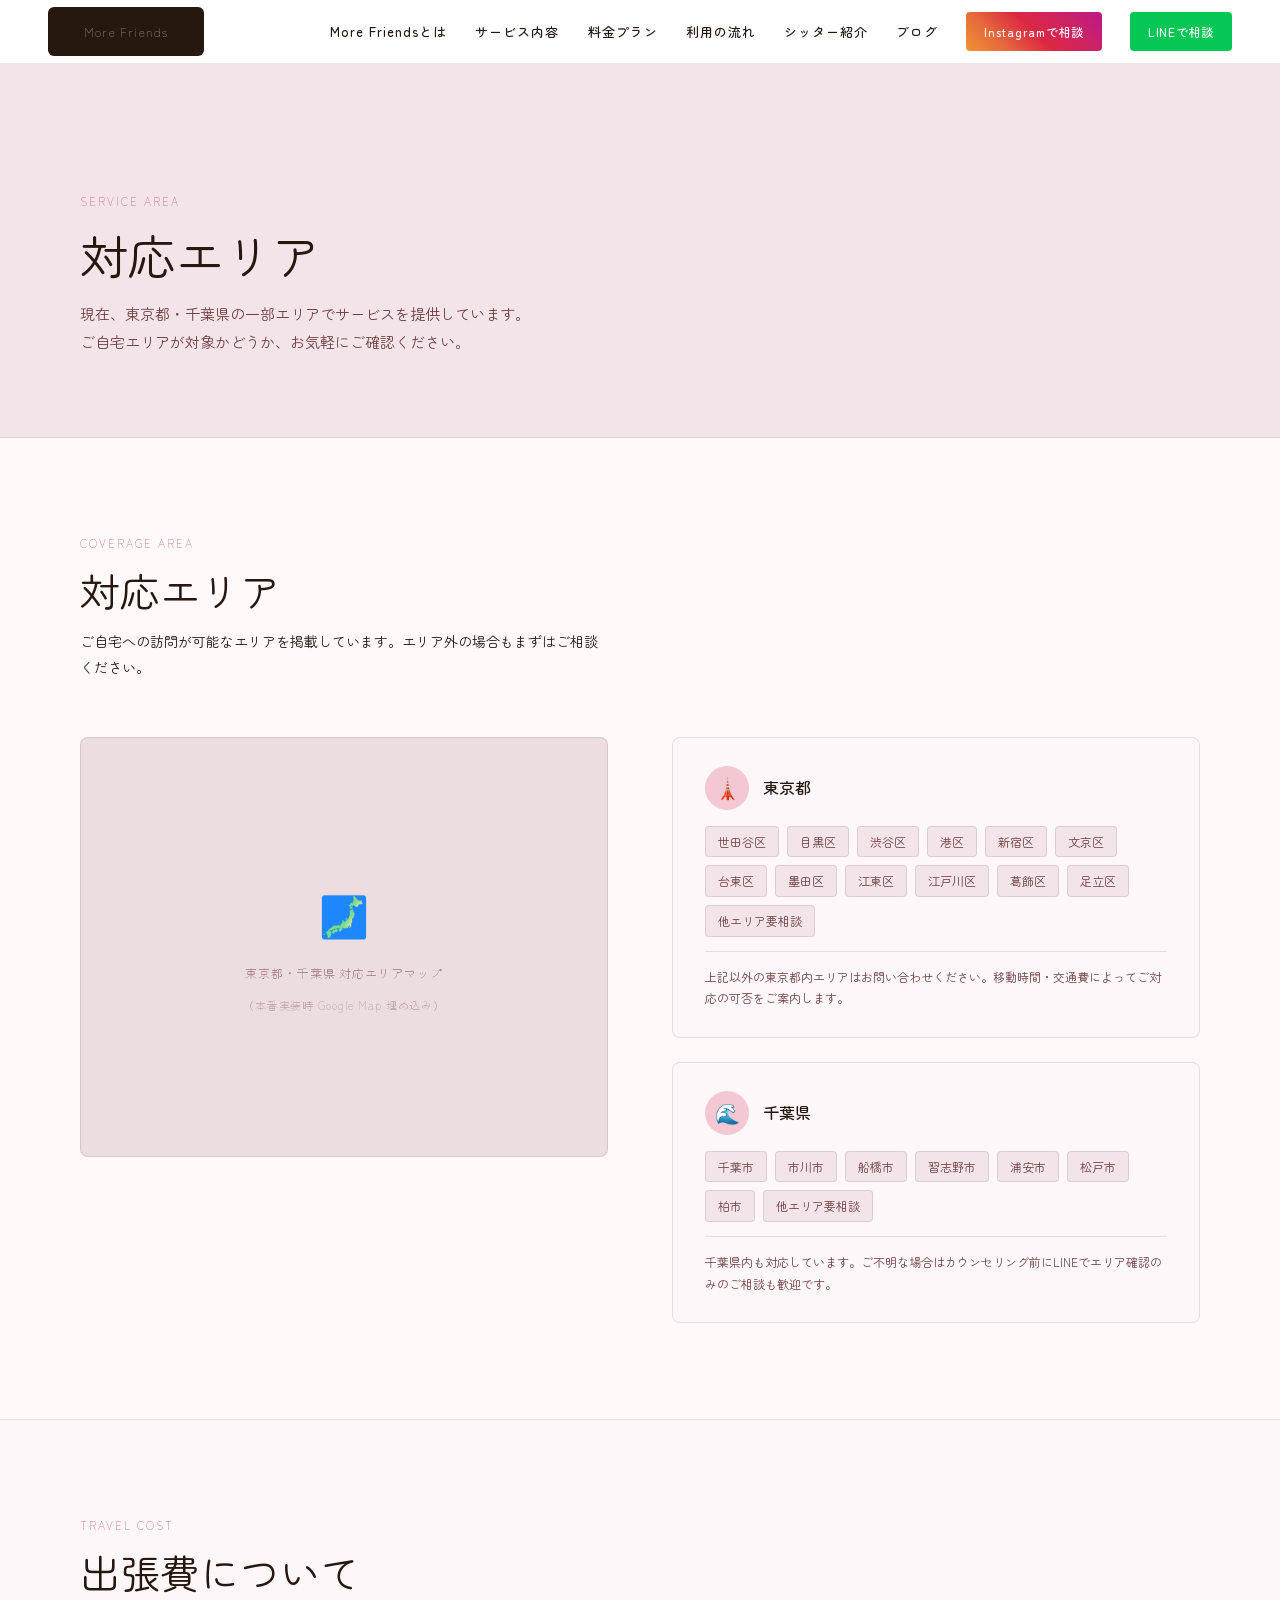
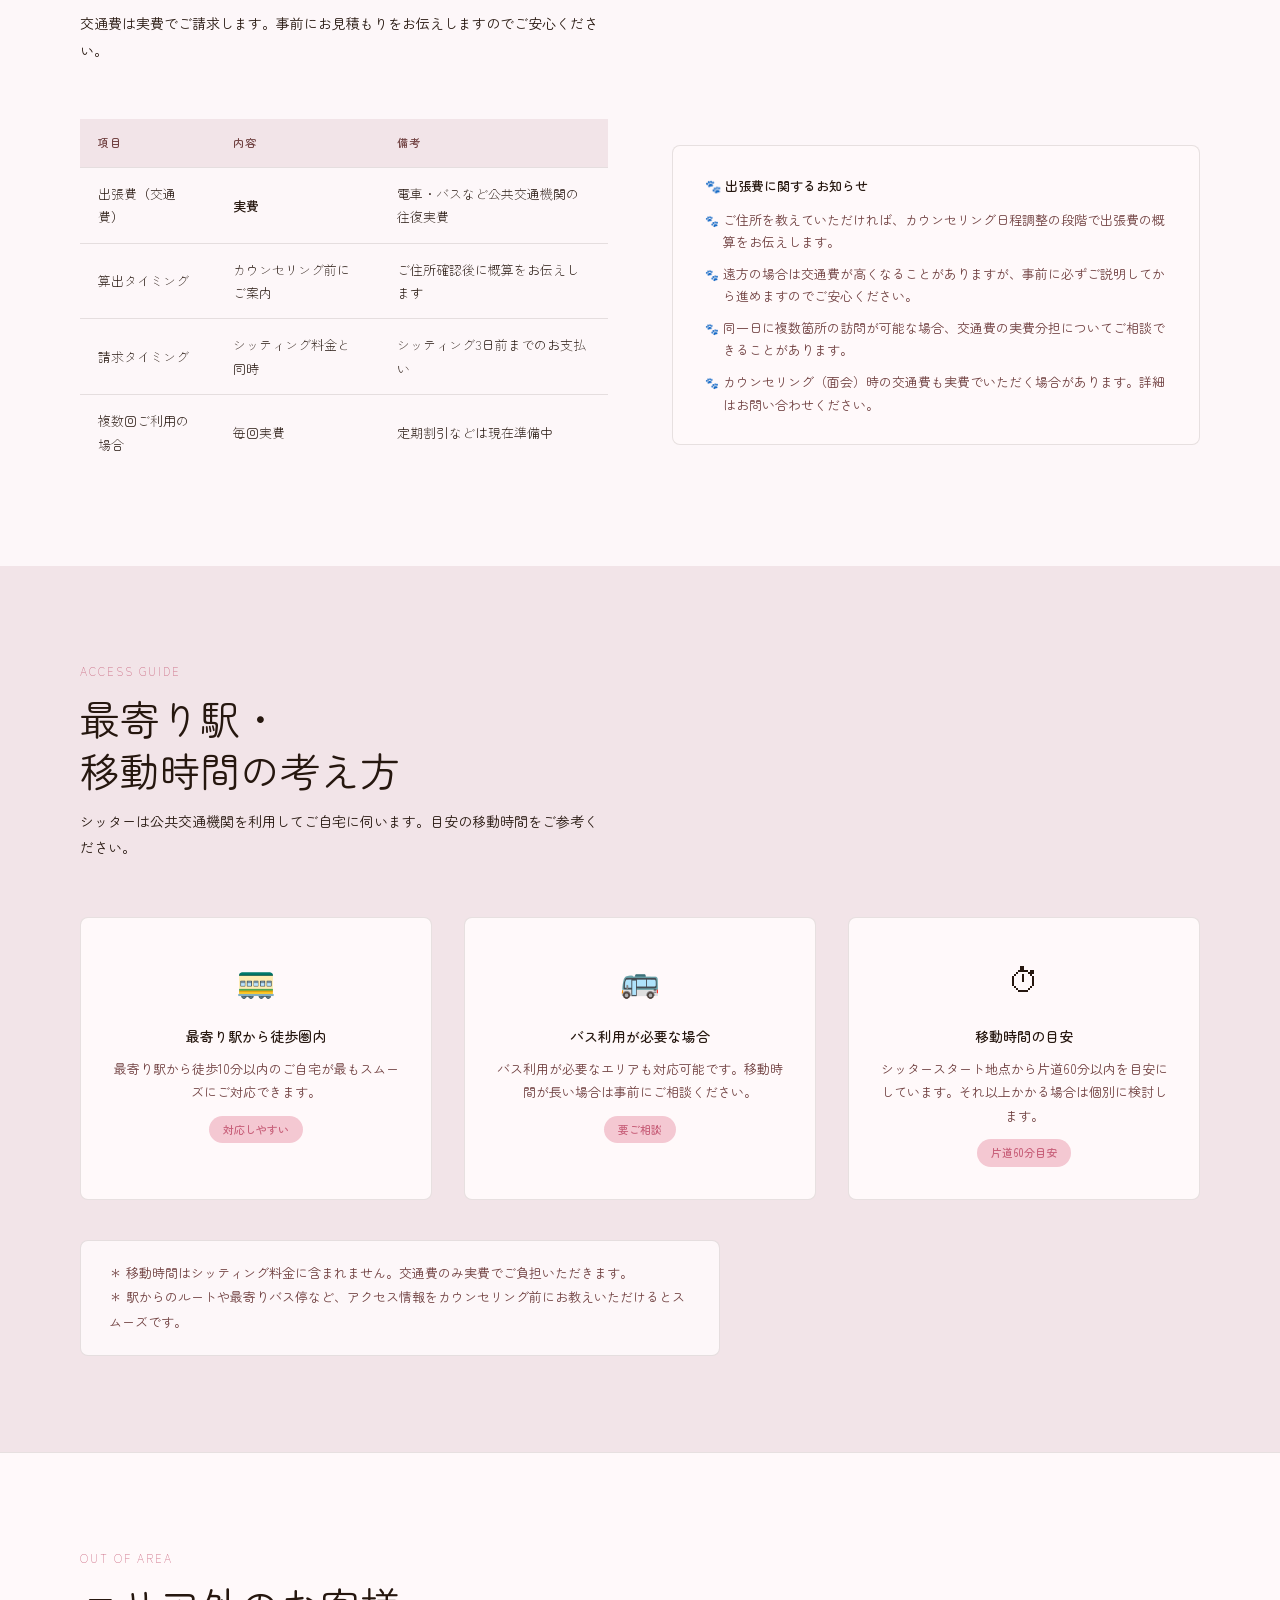
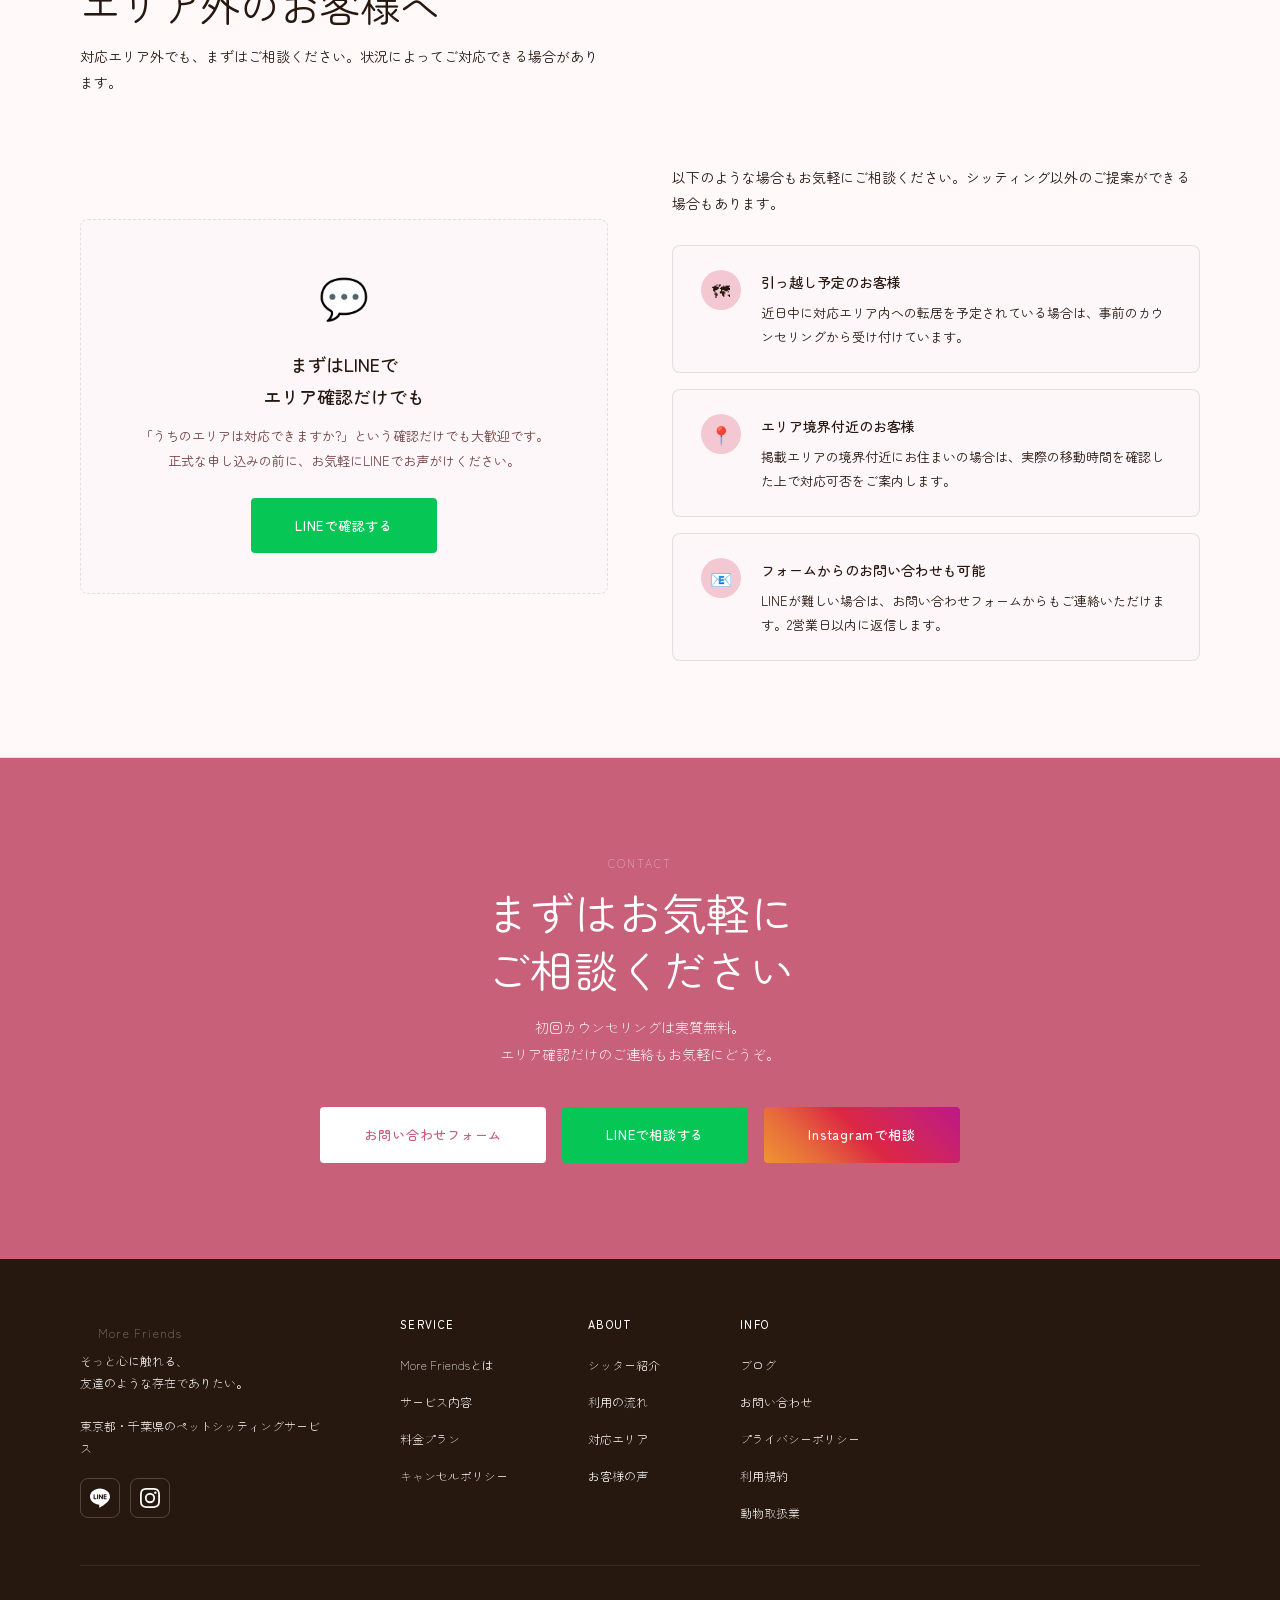
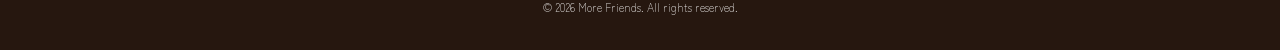
<file: area.html>
<!DOCTYPE html>
<html lang="ja">
<head>
  <meta charset="UTF-8">
  <meta name="viewport" content="width=device-width, initial-scale=1.0">
  <title>対応エリア — More Friends</title>
  <meta name="description" content="More Friendsの対応エリア。東京都・千葉県の対応エリア一覧と出張費の考え方をご案内します。">
  <link rel="preconnect" href="https://fonts.googleapis.com">
  <link href="https://fonts.googleapis.com/css2?family=M+PLUS+Rounded+1c:wght@300;400;500&display=swap" rel="stylesheet">
  <link rel="stylesheet" href="wireframe-base.css">
  <style>
    /* ========== ページ固有スタイル ========== */

    /* ページヘッダー */
    .page-header {
      background: var(--bg-mid);
      padding: 128px 80px 80px;
      border-bottom: 1px solid var(--border);
    }
    .page-header .label { margin-bottom: 12px; }
    .page-header h1 {
      font-size: 48px;
      font-weight: 400;
      color: var(--text);
      line-height: 1.25;
      margin-bottom: 16px;
    }
    .page-header p {
      font-size: 15px;
      color: var(--text-sub);
      max-width: 480px;
      line-height: 1.9;
    }

    /* ========== セクション 1: 対応エリア ========== */
    .area-section {
      background: var(--bg2);
      border-bottom: 1px solid var(--border);
    }
    .area-inner {
      display: grid;
      grid-template-columns: 1fr 1fr;
      gap: 64px;
      align-items: start;
    }

    /* 地図プレースホルダー */
    .map-placeholder {
      background: var(--ph-bg);
      border-radius: 8px;
      border: 1px solid var(--border);
      height: 420px;
      display: flex;
      flex-direction: column;
      align-items: center;
      justify-content: center;
      gap: 12px;
      color: var(--ph-text);
    }
    .map-placeholder .map-icon { font-size: 40px; }
    .map-placeholder p { font-size: 12px; letter-spacing: 0.08em; }

    /* エリアカード群 */
    .area-cards { display: flex; flex-direction: column; gap: 24px; }

    .area-card {
      background: var(--bg);
      border: 1px solid var(--border);
      border-radius: 8px;
      padding: 28px 32px;
    }
    .area-card-header {
      display: flex;
      align-items: center;
      gap: 14px;
      margin-bottom: 16px;
    }
    .area-card-icon {
      width: 44px;
      height: 44px;
      border-radius: 50%;
      background: var(--primary-l);
      display: flex;
      align-items: center;
      justify-content: center;
      font-size: 20px;
      flex-shrink: 0;
    }
    .area-card-title {
      font-size: 16px;
      font-weight: 500;
      color: var(--text);
    }
    .area-districts {
      display: flex;
      flex-wrap: wrap;
      gap: 8px;
    }
    .area-district {
      font-size: 12px;
      color: var(--text-sub);
      background: var(--bg-mid);
      border: 1px solid var(--border);
      border-radius: 4px;
      padding: 4px 12px;
    }
    .area-note {
      margin-top: 14px;
      font-size: 12px;
      color: var(--text-sub);
      line-height: 1.8;
      border-top: 1px solid var(--border);
      padding-top: 14px;
    }

    /* ========== セクション 2: 出張費 ========== */
    .travel-section {
      background: var(--bg);
    }
    .travel-inner {
      display: grid;
      grid-template-columns: 1fr 1fr;
      gap: 64px;
      align-items: center;
    }
    .travel-table {
      width: 100%;
      border-collapse: collapse;
      font-size: 13px;
    }
    .travel-table th,
    .travel-table td {
      padding: 14px 18px;
      text-align: left;
      border-bottom: 1px solid var(--border);
    }
    .travel-table th {
      font-size: 11px;
      font-weight: 500;
      letter-spacing: 0.1em;
      color: var(--text-sub);
      background: var(--bg-mid);
    }
    .travel-table td { color: var(--text); }
    .travel-table tr:last-child td { border-bottom: none; }
    .travel-highlight {
      color: var(--primary);
      font-weight: 500;
    }

    .travel-note-box {
      background: var(--bg2);
      border: 1px solid var(--border);
      border-radius: 8px;
      padding: 28px 32px;
    }
    .travel-note-box .note-title {
      font-size: 13px;
      font-weight: 500;
      color: var(--text);
      margin-bottom: 12px;
      display: flex;
      align-items: center;
      gap: 8px;
    }
    .travel-note-box ul {
      list-style: none;
      display: flex;
      flex-direction: column;
      gap: 10px;
    }
    .travel-note-box ul li {
      font-size: 13px;
      color: var(--text-sub);
      padding-left: 18px;
      position: relative;
      line-height: 1.7;
    }
    .travel-note-box ul li::before {
      content: '🐾';
      position: absolute;
      left: 0;
      font-size: 11px;
      top: 2px;
    }

    /* ========== セクション 3: 移動時間の考え方 ========== */
    .access-section {
      background: var(--bg-mid);
    }
    .access-inner {
      display: grid;
      grid-template-columns: repeat(3, 1fr);
      gap: 32px;
      margin-top: 56px;
    }
    .access-card {
      background: var(--bg2);
      border: 1px solid var(--border);
      border-radius: 8px;
      padding: 32px 28px;
      text-align: center;
    }
    .access-card-icon {
      font-size: 32px;
      margin-bottom: 16px;
    }
    .access-card-title {
      font-size: 14px;
      font-weight: 500;
      color: var(--text);
      margin-bottom: 8px;
    }
    .access-card-text {
      font-size: 13px;
      color: var(--text-sub);
      line-height: 1.8;
    }
    .access-card-badge {
      display: inline-block;
      margin-top: 12px;
      font-size: 11px;
      font-weight: 500;
      color: var(--primary);
      background: var(--primary-l);
      border-radius: 100px;
      padding: 4px 14px;
    }
    .access-note {
      margin-top: 40px;
      padding: 20px 28px;
      background: var(--bg);
      border: 1px solid var(--border);
      border-radius: 8px;
      font-size: 13px;
      color: var(--text-sub);
      line-height: 1.9;
      max-width: 640px;
    }

    /* ========== セクション 4: エリア外の相談窓口 ========== */
    .out-of-area-section {
      background: var(--bg2);
      border-top: 1px solid var(--border);
      border-bottom: 1px solid var(--border);
    }
    .out-of-area-inner {
      display: grid;
      grid-template-columns: 1fr 1fr;
      gap: 64px;
      align-items: center;
    }
    .out-card {
      background: var(--bg);
      border: 1.5px dashed var(--border);
      border-radius: 8px;
      padding: 40px 36px;
      text-align: center;
    }
    .out-card-icon { font-size: 40px; margin-bottom: 16px; }
    .out-card-title {
      font-size: 18px;
      font-weight: 500;
      color: var(--text);
      margin-bottom: 12px;
    }
    .out-card-text {
      font-size: 13px;
      color: var(--text-sub);
      line-height: 1.9;
      margin-bottom: 24px;
    }
    .out-card-actions {
      display: flex;
      gap: 12px;
      justify-content: center;
      flex-wrap: wrap;
    }

    /* body offset for fixed header */
    body { padding-top: 64px; }
  </style>
</head>
<body>

<!-- ========== HEADER ========== -->
<!-- parts/header.php -->
<header>
  <a href="/" class="header-logo">
    <div class="ph-logo">More Friends</div>
  </a>
  <nav id="sp-nav" aria-hidden="true">
    <a href="./about.html">More Friendsとは</a>
    <a href="./service.html">サービス内容</a>
    <a href="./price.html">料金プラン</a>
    <a href="./flow.html">利用の流れ</a>
    <a href="./sitter.html">シッター紹介</a>
    <a href="./blog.html">ブログ</a>
    <a href="#" class="btn-ig">Instagramで相談</a>
    <a href="./contact.html" class="btn-line">LINEで相談</a>
  </nav>
  <!-- SP: ハンバーガーボタン -->
  <button class="hamburger" aria-label="メニューを開く" aria-expanded="false" aria-controls="sp-nav">
    <span></span>
    <span></span>
    <span></span>
  </button>
</header>

<main>

<!-- ========== PAGE HEADER ========== -->
<!-- parts/page-header.php -->
<section class="page-header">
  <span class="label">Service Area</span>
  <h1>対応エリア</h1>
  <p>現在、東京都・千葉県の一部エリアでサービスを提供しています。<br>ご自宅エリアが対象かどうか、お気軽にご確認ください。</p>
</section>

<!-- ========== SECTION 1: 対応エリア ========== -->
<!-- parts/area-map.php -->
<section class="area-section">
  <div class="section-header">
    <span class="label">Coverage Area</span>
    <h2 class="section-title">対応エリア</h2>
    <p class="section-sub">ご自宅への訪問が可能なエリアを掲載しています。エリア外の場合もまずはご相談ください。</p>
  </div>

  <div class="area-inner">

    <!-- 地図プレースホルダー -->
    <div class="map-placeholder">
      <div class="map-icon">🗾</div>
      <p>東京都・千葉県 対応エリアマップ</p>
      <p style="font-size:11px; opacity:0.6;">（本番実装時 Google Map 埋め込み）</p>
    </div>

    <!-- エリアカード -->
    <div class="area-cards">

      <div class="area-card">
        <div class="area-card-header">
          <div class="area-card-icon">🗼</div>
          <div class="area-card-title">東京都</div>
        </div>
        <div class="area-districts">
          <span class="area-district">世田谷区</span>
          <span class="area-district">目黒区</span>
          <span class="area-district">渋谷区</span>
          <span class="area-district">港区</span>
          <span class="area-district">新宿区</span>
          <span class="area-district">文京区</span>
          <span class="area-district">台東区</span>
          <span class="area-district">墨田区</span>
          <span class="area-district">江東区</span>
          <span class="area-district">江戸川区</span>
          <span class="area-district">葛飾区</span>
          <span class="area-district">足立区</span>
          <span class="area-district">他エリア要相談</span>
        </div>
        <p class="area-note">上記以外の東京都内エリアはお問い合わせください。移動時間・交通費によってご対応の可否をご案内します。</p>
      </div>

      <div class="area-card">
        <div class="area-card-header">
          <div class="area-card-icon">🌊</div>
          <div class="area-card-title">千葉県</div>
        </div>
        <div class="area-districts">
          <span class="area-district">千葉市</span>
          <span class="area-district">市川市</span>
          <span class="area-district">船橋市</span>
          <span class="area-district">習志野市</span>
          <span class="area-district">浦安市</span>
          <span class="area-district">松戸市</span>
          <span class="area-district">柏市</span>
          <span class="area-district">他エリア要相談</span>
        </div>
        <p class="area-note">千葉県内も対応しています。ご不明な場合はカウンセリング前にLINEでエリア確認のみのご相談も歓迎です。</p>
      </div>

    </div>
  </div>
</section>

<!-- ========== SECTION 2: 出張費について ========== -->
<!-- parts/travel-fee.php -->
<section class="travel-section">
  <div class="section-header">
    <span class="label">Travel Cost</span>
    <h2 class="section-title">出張費について</h2>
    <p class="section-sub">交通費は実費でご請求します。事前にお見積もりをお伝えしますのでご安心ください。</p>
  </div>

  <div class="travel-inner">

    <table class="travel-table">
      <thead>
        <tr>
          <th>項目</th>
          <th>内容</th>
          <th>備考</th>
        </tr>
      </thead>
      <tbody>
        <tr>
          <td>出張費（交通費）</td>
          <td class="travel-highlight">実費</td>
          <td>電車・バスなど公共交通機関の往復実費</td>
        </tr>
        <tr>
          <td>算出タイミング</td>
          <td>カウンセリング前にご案内</td>
          <td>ご住所確認後に概算をお伝えします</td>
        </tr>
        <tr>
          <td>請求タイミング</td>
          <td>シッティング料金と同時</td>
          <td>シッティング3日前までのお支払い</td>
        </tr>
        <tr>
          <td>複数回ご利用の場合</td>
          <td>毎回実費</td>
          <td>定期割引などは現在準備中</td>
        </tr>
      </tbody>
    </table>

    <div class="travel-note-box">
      <div class="note-title">🐾 出張費に関するお知らせ</div>
      <ul>
        <li>ご住所を教えていただければ、カウンセリング日程調整の段階で出張費の概算をお伝えします。</li>
        <li>遠方の場合は交通費が高くなることがありますが、事前に必ずご説明してから進めますのでご安心ください。</li>
        <li>同一日に複数箇所の訪問が可能な場合、交通費の実費分担についてご相談できることがあります。</li>
        <li>カウンセリング（面会）時の交通費も実費でいただく場合があります。詳細はお問い合わせください。</li>
      </ul>
    </div>

  </div>
</section>

<!-- ========== SECTION 3: 最寄り駅・移動時間の考え方 ========== -->
<!-- parts/access.php -->
<section class="access-section">
  <div class="section-header">
    <span class="label">Access Guide</span>
    <h2 class="section-title">最寄り駅・<br>移動時間の考え方</h2>
    <p class="section-sub">シッターは公共交通機関を利用してご自宅に伺います。目安の移動時間をご参考ください。</p>
  </div>

  <div class="access-inner">
    <div class="access-card">
      <div class="access-card-icon">🚃</div>
      <div class="access-card-title">最寄り駅から徒歩圏内</div>
      <div class="access-card-text">最寄り駅から徒歩10分以内のご自宅が最もスムーズにご対応できます。</div>
      <div class="access-card-badge">対応しやすい</div>
    </div>
    <div class="access-card">
      <div class="access-card-icon">🚌</div>
      <div class="access-card-title">バス利用が必要な場合</div>
      <div class="access-card-text">バス利用が必要なエリアも対応可能です。移動時間が長い場合は事前にご相談ください。</div>
      <div class="access-card-badge">要ご相談</div>
    </div>
    <div class="access-card">
      <div class="access-card-icon">⏱</div>
      <div class="access-card-title">移動時間の目安</div>
      <div class="access-card-text">シッタースタート地点から片道60分以内を目安にしています。それ以上かかる場合は個別に検討します。</div>
      <div class="access-card-badge">片道60分目安</div>
    </div>
  </div>

  <div class="access-note">
    ＊ 移動時間はシッティング料金に含まれません。交通費のみ実費でご負担いただきます。<br>
    ＊ 駅からのルートや最寄りバス停など、アクセス情報をカウンセリング前にお教えいただけるとスムーズです。
  </div>
</section>

<!-- ========== SECTION 4: エリア外の相談窓口 ========== -->
<!-- parts/outside-area.php -->
<section class="out-of-area-section">
  <div class="section-header">
    <span class="label">Out of Area</span>
    <h2 class="section-title">エリア外のお客様へ</h2>
    <p class="section-sub">対応エリア外でも、まずはご相談ください。状況によってご対応できる場合があります。</p>
  </div>

  <div class="out-of-area-inner">

    <div class="out-card">
      <div class="out-card-icon">💬</div>
      <div class="out-card-title">まずはLINEで<br>エリア確認だけでも</div>
      <div class="out-card-text">
        「うちのエリアは対応できますか?」という確認だけでも大歓迎です。<br>
        正式な申し込みの前に、お気軽にLINEでお声がけください。
      </div>
      <div class="out-card-actions">
        <a href="#" class="btn-line-lg">LINEで確認する</a>
      </div>
    </div>

    <div>
      <div class="section-sub" style="margin-bottom:28px; max-width:100%;">
        以下のような場合もお気軽にご相談ください。シッティング以外のご提案ができる場合もあります。
      </div>

      <div style="display:flex; flex-direction:column; gap:16px;">

        <div class="concept-card">
          <div class="concept-card-icon">🗺</div>
          <div>
            <div class="concept-card-title">引っ越し予定のお客様</div>
            <div class="concept-card-text">近日中に対応エリア内への転居を予定されている場合は、事前のカウンセリングから受け付けています。</div>
          </div>
        </div>

        <div class="concept-card">
          <div class="concept-card-icon">📍</div>
          <div>
            <div class="concept-card-title">エリア境界付近のお客様</div>
            <div class="concept-card-text">掲載エリアの境界付近にお住まいの場合は、実際の移動時間を確認した上で対応可否をご案内します。</div>
          </div>
        </div>

        <div class="concept-card">
          <div class="concept-card-icon">📧</div>
          <div>
            <div class="concept-card-title">フォームからのお問い合わせも可能</div>
            <div class="concept-card-text">LINEが難しい場合は、お問い合わせフォームからもご連絡いただけます。2営業日以内に返信します。</div>
          </div>
        </div>

      </div>
    </div>

  </div>
</section>

<!-- ========== CTA ========== -->
<!-- parts/cta.php -->
<section class="cta-section">
  <span class="label">Contact</span>
  <h2 class="section-title">まずはお気軽に<br>ご相談ください</h2>
  <p>初回カウンセリングは実質無料。<br>エリア確認だけのご連絡もお気軽にどうぞ。</p>
  <div class="cta-buttons">
    <a href="#" class="btn-cta-white">お問い合わせフォーム</a>
    <a href="#" class="btn-line-lg">LINEで相談する</a>
    <a href="#" class="btn-ig-lg">Instagramで相談</a>
  </div>
</section>

</main>

<!-- ========== FOOTER ========== -->
<!-- parts/footer.php -->
<footer>
  <div class="footer-top">
    <div>
      <div class="ph-logo footer-logo">More Friends</div>
      <div class="footer-tagline">
        そっと心に触れる、<br>友達のような存在でありたい。<br><br>
        東京都・千葉県のペットシッティングサービス
      </div>
      <div class="footer-sns">
        <a href="#" class="footer-sns-btn" aria-label="LINE">
          <svg xmlns="http://www.w3.org/2000/svg" width="20" height="20" viewBox="0 0 24 24" fill="currentColor"><path d="M19.365 9.863c.349 0 .63.285.63.631 0 .345-.281.63-.63.63H17.61v1.125h1.755c.349 0 .63.283.63.63 0 .344-.281.629-.63.629h-2.386c-.345 0-.627-.285-.627-.629V8.108c0-.345.282-.63.627-.63h2.386c.349 0 .63.285.63.63 0 .349-.281.63-.63.63H17.61v1.125h1.755zm-3.855 3.016c0 .27-.174.51-.432.596-.064.021-.133.031-.199.031-.211 0-.391-.09-.51-.25l-2.443-3.317v2.94c0 .344-.279.629-.631.629-.346 0-.626-.285-.626-.629V8.108c0-.27.173-.51.43-.595.06-.023.136-.033.194-.033.195 0 .375.104.495.254l2.462 3.33V8.108c0-.345.282-.63.63-.63.345 0 .63.285.63.63v4.771zm-5.741 0c0 .344-.282.629-.631.629-.345 0-.627-.285-.627-.629V8.108c0-.345.282-.63.627-.63.349 0 .631.285.631.63v4.771zm-2.466.629H4.917c-.345 0-.63-.285-.63-.629V8.108c0-.345.285-.63.63-.63.348 0 .63.285.63.63v4.141h1.756c.348 0 .629.283.629.63 0 .344-.281.629-.629.629M24 10.314C24 4.943 18.615.572 12 .572S0 4.943 0 10.314c0 4.811 4.27 8.842 10.035 9.608.391.082.923.258 1.058.59.12.301.079.766.038 1.08l-.164 1.02c-.045.301-.24 1.186 1.049.645 1.291-.539 6.916-4.078 9.436-6.975C23.176 14.393 24 12.458 24 10.314"/></svg>
        </a>
        <a href="#" class="footer-sns-btn" aria-label="Instagram">
          <svg xmlns="http://www.w3.org/2000/svg" width="20" height="20" viewBox="0 0 24 24" fill="currentColor"><path d="M12 2.163c3.204 0 3.584.012 4.85.07 3.252.148 4.771 1.691 4.919 4.919.058 1.265.069 1.645.069 4.849 0 3.205-.012 3.584-.069 4.849-.149 3.225-1.664 4.771-4.919 4.919-1.266.058-1.644.07-4.85.07-3.204 0-3.584-.012-4.849-.07-3.26-.149-4.771-1.699-4.919-4.92-.058-1.265-.07-1.644-.07-4.849 0-3.204.013-3.583.07-4.849.149-3.227 1.664-4.771 4.919-4.919 1.266-.057 1.645-.069 4.849-.069zM12 0C8.741 0 8.333.014 7.053.072 2.695.272.273 2.69.073 7.052.014 8.333 0 8.741 0 12c0 3.259.014 3.668.072 4.948.2 4.358 2.618 6.78 6.98 6.98C8.333 23.986 8.741 24 12 24c3.259 0 3.668-.014 4.948-.072 4.354-.2 6.782-2.618 6.979-6.98.059-1.28.073-1.689.073-4.948 0-3.259-.014-3.667-.072-4.947-.196-4.354-2.617-6.78-6.979-6.98C15.668.014 15.259 0 12 0zm0 5.838a6.162 6.162 0 100 12.324 6.162 6.162 0 000-12.324zM12 16a4 4 0 110-8 4 4 0 010 8zm6.406-11.845a1.44 1.44 0 100 2.881 1.44 1.44 0 000-2.881z"/></svg>
        </a>
      </div>
    </div>
    <div class="footer-nav">
      <div class="footer-nav-col">
        <p class="footer-nav-heading">Service</p>
        <ul>
          <li><a href="./about.html">More Friendsとは</a></li>
          <li><a href="./service.html">サービス内容</a></li>
          <li><a href="./price.html">料金プラン</a></li>
          <li><a href="./cancel.html">キャンセルポリシー</a></li>
        </ul>
      </div>
      <div class="footer-nav-col">
        <p class="footer-nav-heading">About</p>
        <ul>
          <li><a href="./sitter.html">シッター紹介</a></li>
          <li><a href="./flow.html">利用の流れ</a></li>
          <li><a href="./area.html">対応エリア</a></li>
          <li><a href="./reviews.html">お客様の声</a></li>
        </ul>
      </div>
      <div class="footer-nav-col">
        <p class="footer-nav-heading">Info</p>
        <ul>
          <li><a href="./blog.html">ブログ</a></li>
          <li><a href="./contact.html">お問い合わせ</a></li>
          <li><a href="#">プライバシーポリシー</a></li>
          <li><a href="#">利用規約</a></li>
          <li><a href="#">動物取扱業</a></li>
        </ul>
      </div>
    </div>
  </div>
  <div class="footer-bottom">
    <span>© 2026 More Friends. All rights reserved.</span>
  </div>
</footer>

<script>
document.querySelector('.hamburger')?.addEventListener('click', function() {
  const nav = document.getElementById('sp-nav');
  const isOpen = nav.classList.toggle('open');
  this.setAttribute('aria-expanded', isOpen);
  nav.setAttribute('aria-hidden', !isOpen);
});
</script>

</body>
</html>
</file>
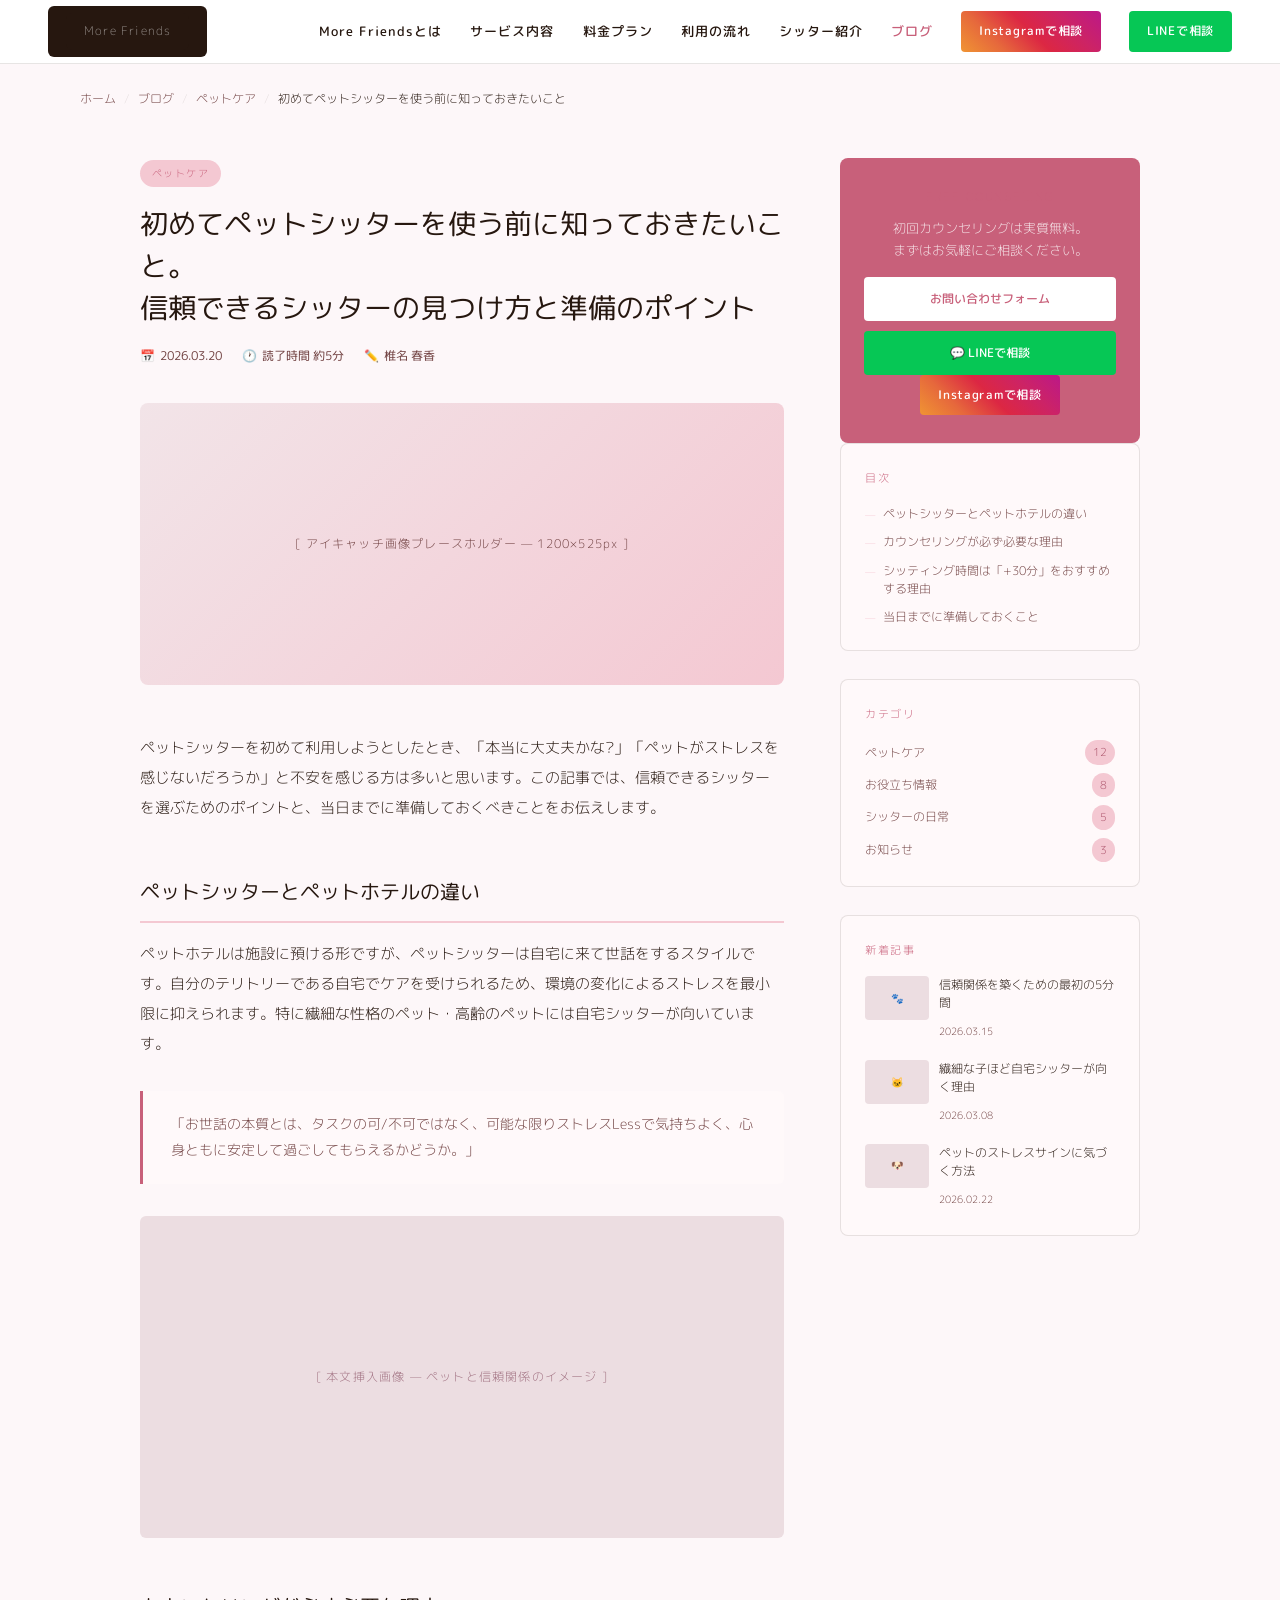
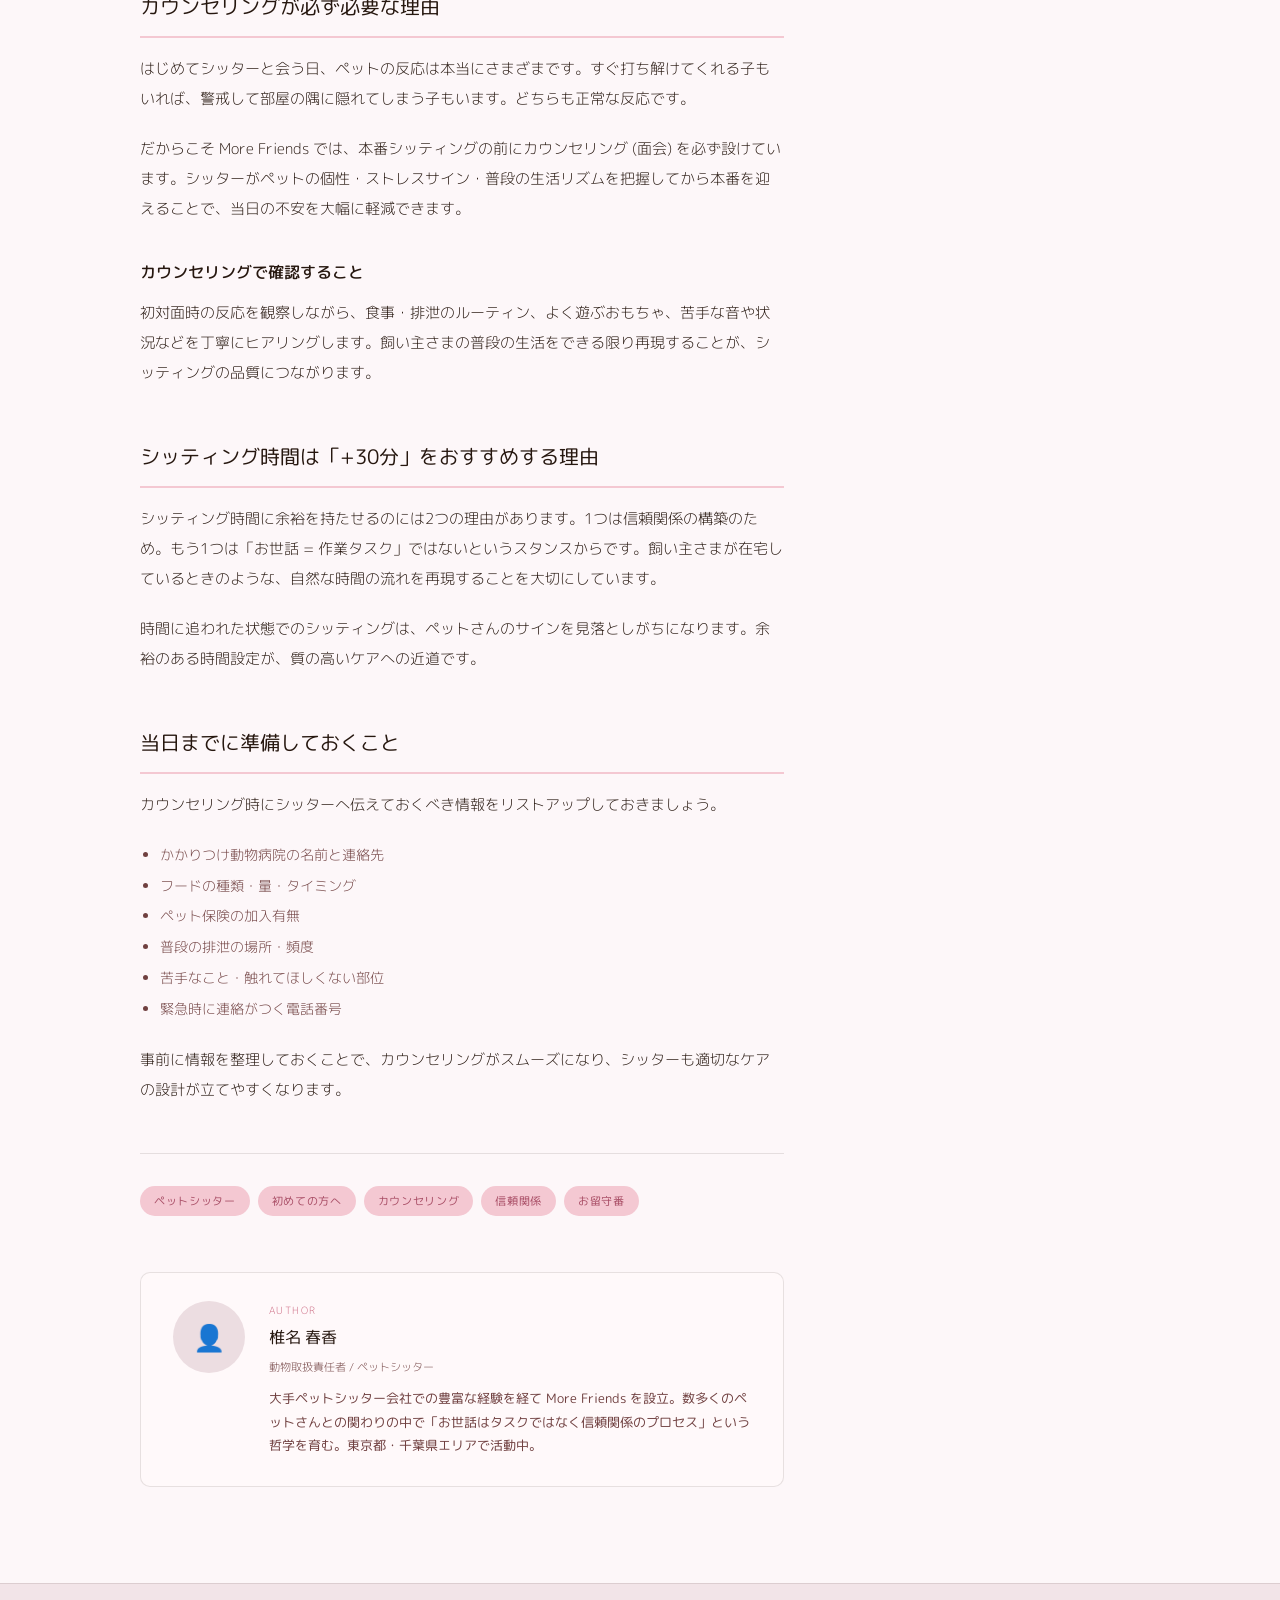
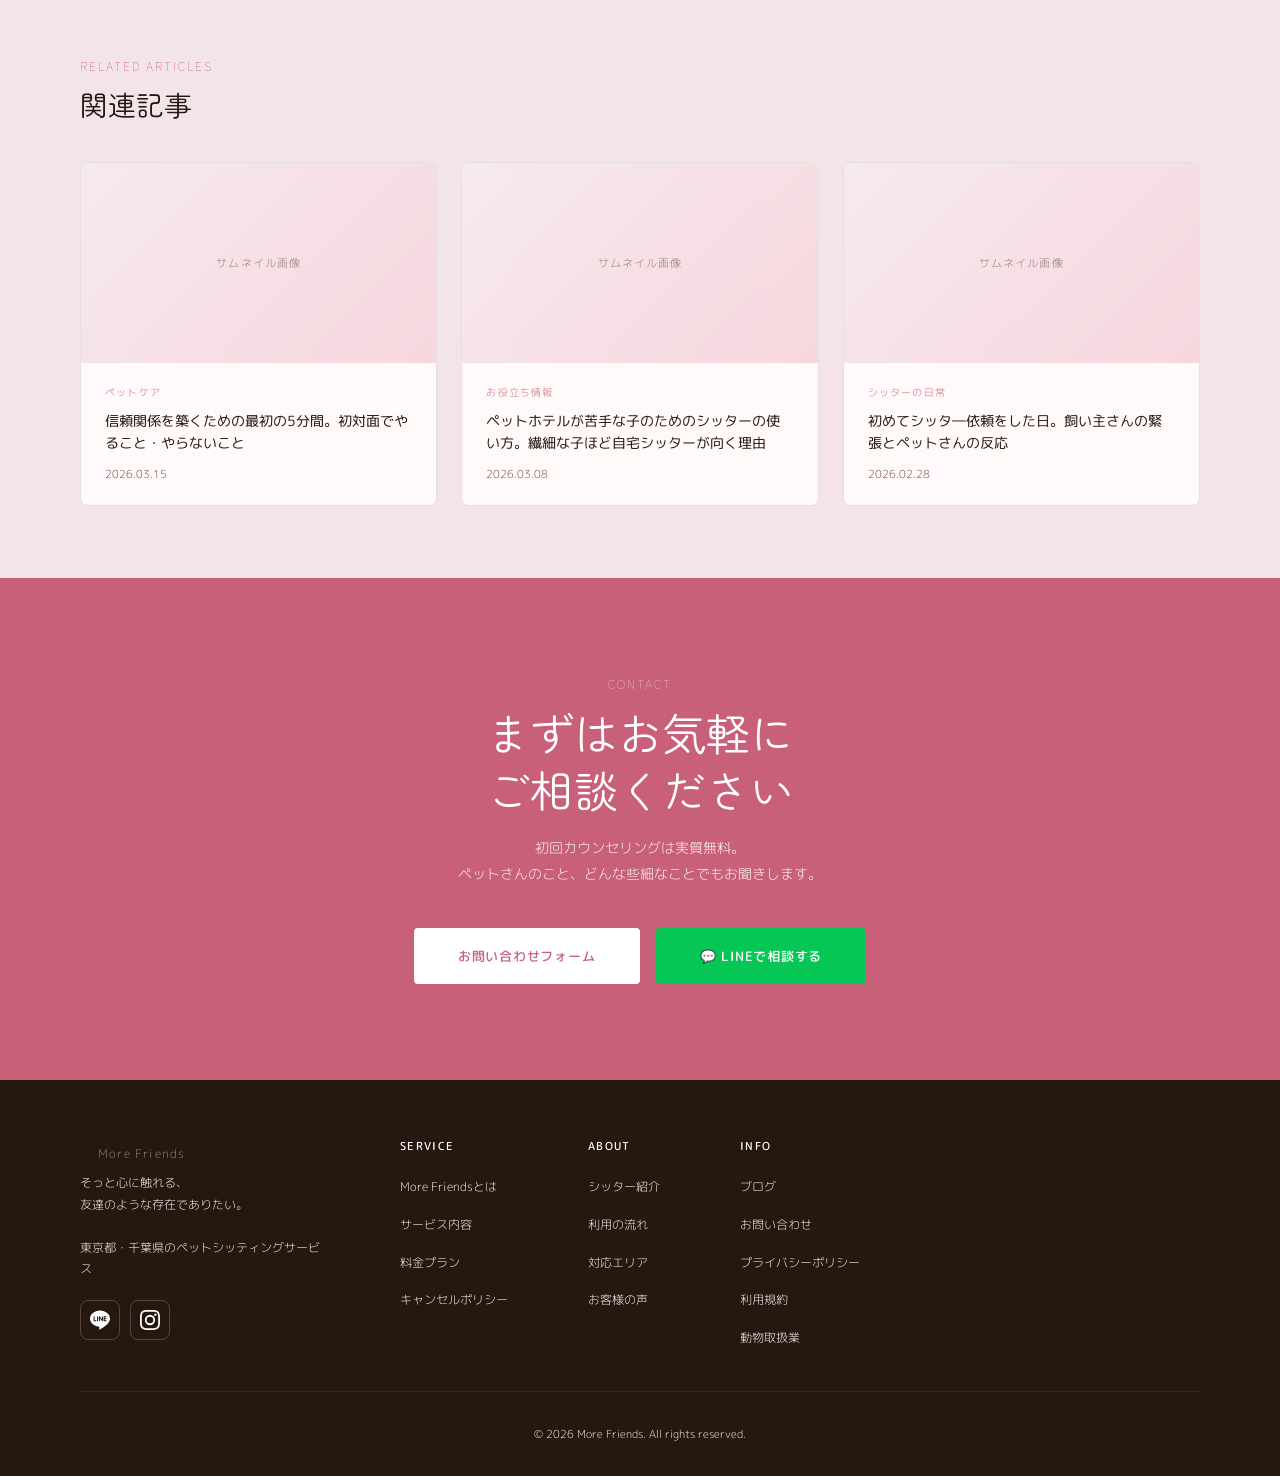
<file: blog-detail.html>
<!DOCTYPE html>
<html lang="ja">
<head>
  <meta charset="UTF-8">
  <meta name="viewport" content="width=device-width, initial-scale=1.0">
  <title>記事詳細 — More Friends</title>
  <meta name="description" content="初めてペットシッターを使う前に知っておきたいこと。信頼できるシッターの見つけ方と準備のポイントを解説します。">
  <link rel="preconnect" href="https://fonts.googleapis.com">
  <link href="https://fonts.googleapis.com/css2?family=M+PLUS+Rounded+1c:wght@300;400;500&display=swap" rel="stylesheet">
  <link rel="stylesheet" href="wireframe-base.css">
  <style>
    /* ========== ページ固有スタイル ========== */

    body {
      background: var(--bg);
      font-family: 'M PLUS Rounded 1c', sans-serif;
      font-weight: 300;
      color: var(--text);
      font-size: 15px;
      line-height: 1.85;
      margin: 0;
      padding: 0;
    }

    /* ---------- パンくず ---------- */
    .breadcrumb {
      padding: 88px 80px 0;
      display: flex;
      align-items: center;
      gap: 8px;
      font-size: 12px;
      color: var(--text-sub);
    }
    .breadcrumb a { color: var(--text-sub); text-decoration: none; }
    .breadcrumb a:hover { color: var(--primary); }
    .breadcrumb span { color: var(--border); }

    /* ---------- レイアウト: 本文 + サイドバー ---------- */
    .article-layout {
      display: grid;
      grid-template-columns: 1fr 300px;
      gap: 56px;
      padding: 48px 80px 96px;
      max-width: 1160px;
      margin: 0 auto;
    }

    /* ---------- 記事ヘッダー (1) ---------- */
    .article-header {
      margin-bottom: 36px;
    }
    .article-cat {
      display: inline-block;
      font-size: 10px;
      letter-spacing: 0.14em;
      text-transform: uppercase;
      color: var(--primary);
      background: var(--tag-bg);
      padding: 4px 12px;
      border-radius: 100px;
      margin-bottom: 16px;
    }
    .article-title {
      font-size: 28px;
      font-weight: 400;
      line-height: 1.5;
      color: var(--text);
      margin: 0 0 16px;
    }
    .article-meta {
      display: flex;
      align-items: center;
      gap: 20px;
      font-size: 12px;
      color: var(--text-sub);
    }
    .article-meta-item {
      display: flex;
      align-items: center;
      gap: 5px;
    }

    /* ---------- アイキャッチ (2) ---------- */
    .article-eyecatch {
      width: 100%;
      aspect-ratio: 16 / 7;
      background: linear-gradient(135deg, var(--bg-mid), var(--primary-l));
      border-radius: 8px;
      display: flex;
      align-items: center;
      justify-content: center;
      font-size: 12px;
      color: var(--text-sub);
      letter-spacing: 0.1em;
      margin-bottom: 48px;
    }

    /* ---------- 本文エリア (3) ---------- */
    .article-body {
      font-size: 15px;
      font-weight: 300;
      line-height: 2;
      color: var(--text);
    }
    .article-body h2 {
      font-size: 20px;
      font-weight: 400;
      color: var(--text);
      margin: 48px 0 16px;
      padding-bottom: 10px;
      border-bottom: 2px solid var(--primary-l);
    }
    .article-body h3 {
      font-size: 16px;
      font-weight: 500;
      color: var(--text);
      margin: 32px 0 10px;
    }
    .article-body p {
      margin: 0 0 20px;
    }
    .article-body .ph-text-block {
      background: var(--bg-mid);
      border-radius: 6px;
      height: 14px;
      margin-bottom: 12px;
    }
    .article-body .ph-text-block.short { width: 65%; }
    .article-body blockquote {
      margin: 32px 0;
      padding: 20px 28px;
      background: var(--bg2);
      border-left: 3px solid var(--primary);
      border-radius: 0 6px 6px 0;
      font-size: 14px;
      color: var(--text-sub);
      line-height: 1.9;
    }
    .article-body .article-img-ph {
      width: 100%;
      aspect-ratio: 16 / 8;
      background: var(--ph-bg);
      border-radius: 6px;
      display: flex;
      align-items: center;
      justify-content: center;
      font-size: 12px;
      color: var(--ph-text);
      letter-spacing: 0.1em;
      margin: 32px 0;
    }

    /* タグ (記事フッター) */
    .article-tags {
      margin-top: 48px;
      padding-top: 32px;
      border-top: 1px solid var(--border);
      display: flex;
      flex-wrap: wrap;
      gap: 8px;
    }
    .tag {
      font-size: 11px;
      background: var(--tag-bg);
      color: var(--tag-text);
      padding: 5px 14px;
      border-radius: 100px;
      letter-spacing: 0.06em;
    }

    /* ---------- 著者プロフィール (4) ---------- */
    .author-card {
      margin-top: 56px;
      padding: 28px 32px;
      background: var(--bg2);
      border: 1px solid var(--border);
      border-radius: 10px;
      display: flex;
      gap: 24px;
      align-items: flex-start;
    }
    .author-photo {
      width: 72px;
      height: 72px;
      border-radius: 50%;
      background: var(--ph-bg);
      flex-shrink: 0;
      display: flex;
      align-items: center;
      justify-content: center;
      font-size: 26px;
    }
    .author-eyebrow {
      font-size: 10px;
      letter-spacing: 0.14em;
      text-transform: uppercase;
      color: var(--primary);
      margin-bottom: 4px;
    }
    .author-name {
      font-size: 16px;
      font-weight: 400;
      color: var(--text);
      margin: 0 0 4px;
    }
    .author-title {
      font-size: 11px;
      color: var(--text-sub);
      margin-bottom: 10px;
    }
    .author-bio {
      font-size: 13px;
      color: var(--text-sub);
      line-height: 1.8;
      margin: 0;
    }

    /* ---------- サイドバー ---------- */
    .sidebar { padding-top: 0; }
    .sidebar-block {
      background: var(--bg2);
      border: 1px solid var(--border);
      border-radius: 8px;
      padding: 24px;
      margin-bottom: 28px;
    }
    .sidebar-heading {
      font-size: 11px;
      letter-spacing: 0.14em;
      text-transform: uppercase;
      color: var(--primary);
      margin-bottom: 16px;
      display: block;
    }
    .sidebar-cta {
      background: var(--primary);
      border-radius: 8px;
      padding: 28px 24px;
      text-align: center;
    }
    .sidebar-cta p {
      font-size: 13px;
      color: rgba(255,255,255,0.85);
      margin: 0 0 16px;
      line-height: 1.7;
    }
    .btn-cta-white-sm {
      background: #fff;
      color: var(--primary);
      font-size: 12px;
      font-weight: 500;
      padding: 11px 24px;
      border-radius: 4px;
      text-decoration: none;
      display: block;
      text-align: center;
      margin-bottom: 10px;
    }
    .btn-line-sm {
      background: #06C755;
      color: #fff;
      font-size: 12px;
      font-weight: 500;
      padding: 11px 24px;
      border-radius: 4px;
      text-decoration: none;
      display: block;
      text-align: center;
    }
    .toc-list {
      list-style: none;
      margin: 0; padding: 0;
      display: flex;
      flex-direction: column;
      gap: 10px;
    }
    .toc-list li a {
      font-size: 12px;
      color: var(--text-sub);
      text-decoration: none;
      display: flex;
      align-items: flex-start;
      gap: 8px;
      line-height: 1.5;
    }
    .toc-list li a::before {
      content: '—';
      color: var(--primary-l);
      flex-shrink: 0;
      font-size: 11px;
      margin-top: 2px;
    }
    .toc-list li a:hover { color: var(--primary); }

    .cat-list {
      list-style: none;
      margin: 0; padding: 0;
      display: flex;
      flex-direction: column;
      gap: 8px;
    }
    .cat-list li a {
      font-size: 12px;
      color: var(--text-sub);
      text-decoration: none;
      display: flex;
      justify-content: space-between;
      align-items: center;
    }
    .cat-list li a:hover { color: var(--primary); }
    .cat-count {
      font-size: 11px;
      background: var(--tag-bg);
      color: var(--tag-text);
      padding: 2px 8px;
      border-radius: 100px;
    }

    /* ---------- 関連記事 (5) ---------- */
    .related-section {
      background: var(--bg-mid);
      padding: 72px 80px;
      border-top: 1px solid var(--border);
    }
    .related-section .section-title {
      font-size: 28px;
      margin-bottom: 40px;
    }
    .blog-grid {
      display: grid;
      grid-template-columns: repeat(3, 1fr);
      gap: 24px;
    }
    .blog-card {
      background: var(--bg2);
      border-radius: 8px;
      overflow: hidden;
      border: 1px solid var(--border);
    }
    .blog-thumb {
      aspect-ratio: 16 / 9;
      background: linear-gradient(135deg, var(--bg-mid), var(--primary-l));
      display: flex;
      align-items: center;
      justify-content: center;
      font-size: 11px;
      color: var(--text-sub);
      letter-spacing: 0.1em;
    }
    .blog-body { padding: 20px 24px; }
    .blog-cat {
      font-size: 10px;
      color: var(--primary);
      letter-spacing: 0.12em;
      text-transform: uppercase;
      margin-bottom: 8px;
    }
    .blog-title {
      font-size: 14px;
      color: var(--text);
      line-height: 1.6;
      font-weight: 400;
    }
    .blog-date {
      font-size: 11px;
      color: var(--text-sub);
      margin-top: 10px;
    }



  </style>
</head>
<body>

<!-- ========== HEADER ========== -->
<!-- parts/header.php -->
<header>
  <a href="/" class="header-logo">
    <div class="ph-logo">More Friends</div>
  </a>
  <nav id="sp-nav" aria-hidden="true">
    <a href="./about.html">More Friendsとは</a>
    <a href="./service.html">サービス内容</a>
    <a href="./price.html">料金プラン</a>
    <a href="./flow.html">利用の流れ</a>
    <a href="./sitter.html">シッター紹介</a>
    <a href="./blog.html" style="color:var(--primary); font-weight:500;">ブログ</a>
    <a href="#" class="btn-ig">Instagramで相談</a>
    <a href="./contact.html" class="btn-line">LINEで相談</a>
  </nav>
  <!-- SP: ハンバーガーボタン -->
  <button class="hamburger" aria-label="メニューを開く" aria-expanded="false" aria-controls="sp-nav">
    <span></span>
    <span></span>
    <span></span>
  </button>
</header>

<!-- ========== BREADCRUMB ========== -->
<div class="breadcrumb">
  <a href="/">ホーム</a>
  <span>/</span>
  <a href="/blog">ブログ</a>
  <span>/</span>
  <a href="/blog?cat=pet-care">ペットケア</a>
  <span>/</span>
  <span style="color:var(--text);">初めてペットシッターを使う前に知っておきたいこと</span>
</div>

<!-- ========== ARTICLE LAYOUT ========== -->
<div class="article-layout">

  <!-- ===== MAIN COLUMN ===== -->
  <main>

<!-- parts/article-header.php -->
    <!-- (1) 記事ヘッダー -->
    <div class="article-header">
      <span class="article-cat">ペットケア</span>
      <h1 class="article-title">初めてペットシッターを使う前に知っておきたいこと。<br>信頼できるシッターの見つけ方と準備のポイント</h1>
      <div class="article-meta">
        <div class="article-meta-item">📅 <span>2026.03.20</span></div>
        <div class="article-meta-item">🕐 <span>読了時間 約5分</span></div>
        <div class="article-meta-item">✏️ <span>椎名 春香</span></div>
      </div>
    </div>

    <!-- (2) アイキャッチ画像 -->
    <div class="article-eyecatch">
      [ アイキャッチ画像プレースホルダー — 1200×525px ]
    </div>

<!-- parts/article-body.php -->
    <!-- (3) 本文エリア -->
    <div class="article-body">

      <p>ペットシッターを初めて利用しようとしたとき、「本当に大丈夫かな?」「ペットがストレスを感じないだろうか」と不安を感じる方は多いと思います。この記事では、信頼できるシッターを選ぶためのポイントと、当日までに準備しておくべきことをお伝えします。</p>

      <h2>ペットシッターとペットホテルの違い</h2>

      <p>ペットホテルは施設に預ける形ですが、ペットシッターは自宅に来て世話をするスタイルです。自分のテリトリーである自宅でケアを受けられるため、環境の変化によるストレスを最小限に抑えられます。特に繊細な性格のペット・高齢のペットには自宅シッターが向いています。</p>

      <blockquote>
        「お世話の本質とは、タスクの可/不可ではなく、可能な限りストレスLessで気持ちよく、心身ともに安定して過ごしてもらえるかどうか。」
      </blockquote>

      <div class="article-img-ph">[ 本文挿入画像 — ペットと信頼関係のイメージ ]</div>

      <h2>カウンセリングが必ず必要な理由</h2>

      <p>はじめてシッターと会う日、ペットの反応は本当にさまざまです。すぐ打ち解けてくれる子もいれば、警戒して部屋の隅に隠れてしまう子もいます。どちらも正常な反応です。</p>

      <p>だからこそ More Friends では、本番シッティングの前にカウンセリング (面会) を必ず設けています。シッターがペットの個性・ストレスサイン・普段の生活リズムを把握してから本番を迎えることで、当日の不安を大幅に軽減できます。</p>

      <h3>カウンセリングで確認すること</h3>

      <p>初対面時の反応を観察しながら、食事・排泄のルーティン、よく遊ぶおもちゃ、苦手な音や状況などを丁寧にヒアリングします。飼い主さまの普段の生活をできる限り再現することが、シッティングの品質につながります。</p>

      <h2>シッティング時間は「+30分」をおすすめする理由</h2>

      <p>シッティング時間に余裕を持たせるのには2つの理由があります。1つは信頼関係の構築のため。もう1つは「お世話 = 作業タスク」ではないというスタンスからです。飼い主さまが在宅しているときのような、自然な時間の流れを再現することを大切にしています。</p>

      <p>時間に追われた状態でのシッティングは、ペットさんのサインを見落としがちになります。余裕のある時間設定が、質の高いケアへの近道です。</p>

      <h2>当日までに準備しておくこと</h2>

      <p>カウンセリング時にシッターへ伝えておくべき情報をリストアップしておきましょう。</p>

      <ul style="margin:0 0 20px; padding-left:1.4em; line-height:2.2; font-size:14px; color:var(--text-sub);">
        <li>かかりつけ動物病院の名前と連絡先</li>
        <li>フードの種類・量・タイミング</li>
        <li>ペット保険の加入有無</li>
        <li>普段の排泄の場所・頻度</li>
        <li>苦手なこと・触れてほしくない部位</li>
        <li>緊急時に連絡がつく電話番号</li>
      </ul>

      <p>事前に情報を整理しておくことで、カウンセリングがスムーズになり、シッターも適切なケアの設計が立てやすくなります。</p>

    </div>

    <!-- タグ -->
    <div class="article-tags">
      <span class="tag">ペットシッター</span>
      <span class="tag">初めての方へ</span>
      <span class="tag">カウンセリング</span>
      <span class="tag">信頼関係</span>
      <span class="tag">お留守番</span>
    </div>

<!-- parts/author-bio.php -->
    <!-- (4) 著者プロフィール -->
    <div class="author-card">
      <div class="author-photo">👤</div>
      <div>
        <div class="author-eyebrow">Author</div>
        <p class="author-name">椎名 春香</p>
        <p class="author-title">動物取扱責任者 / ペットシッター</p>
        <p class="author-bio">
          大手ペットシッター会社での豊富な経験を経て More Friends を設立。数多くのペットさんとの関わりの中で「お世話はタスクではなく信頼関係のプロセス」という哲学を育む。東京都・千葉県エリアで活動中。
        </p>
      </div>
    </div>

  </main><!-- /main -->

  <!-- ===== SIDEBAR ===== -->
  <aside class="sidebar">

    <!-- CTA ブロック -->
    <div class="sidebar-cta">
      <span class="label">Free Counseling</span>
      <p>初回カウンセリングは実質無料。<br>まずはお気軽にご相談ください。</p>
      <a href="/contact" class="btn-cta-white-sm">お問い合わせフォーム</a>
      <a href="#" class="btn-line-sm">💬 LINEで相談</a>
      <a href="#" class="btn-ig">Instagramで相談</a>
    </div>

    <!-- 目次 -->
    <div class="sidebar-block">
      <span class="sidebar-heading">目次</span>
      <ul class="toc-list">
        <li><a href="#">ペットシッターとペットホテルの違い</a></li>
        <li><a href="#">カウンセリングが必ず必要な理由</a></li>
        <li><a href="#">シッティング時間は「+30分」をおすすめする理由</a></li>
        <li><a href="#">当日までに準備しておくこと</a></li>
      </ul>
    </div>

    <!-- カテゴリ -->
    <div class="sidebar-block">
      <span class="sidebar-heading">カテゴリ</span>
      <ul class="cat-list">
        <li><a href="#">ペットケア <span class="cat-count">12</span></a></li>
        <li><a href="#">お役立ち情報 <span class="cat-count">8</span></a></li>
        <li><a href="#">シッターの日常 <span class="cat-count">5</span></a></li>
        <li><a href="#">お知らせ <span class="cat-count">3</span></a></li>
      </ul>
    </div>

    <!-- 新着記事 -->
    <div class="sidebar-block">
      <span class="sidebar-heading">新着記事</span>
      <div style="display:flex;flex-direction:column;gap:16px;">
        <a href="#" style="display:grid;grid-template-columns:64px 1fr;gap:10px;text-decoration:none;">
          <div style="width:64px;height:44px;background:var(--ph-bg);border-radius:4px;display:flex;align-items:center;justify-content:center;font-size:10px;color:var(--ph-text);">🐾</div>
          <div>
            <p style="font-size:12px;color:var(--text);line-height:1.5;margin:0 0 4px;">信頼関係を築くための最初の5分間</p>
            <span style="font-size:10px;color:var(--text-sub);">2026.03.15</span>
          </div>
        </a>
        <a href="#" style="display:grid;grid-template-columns:64px 1fr;gap:10px;text-decoration:none;">
          <div style="width:64px;height:44px;background:var(--ph-bg);border-radius:4px;display:flex;align-items:center;justify-content:center;font-size:10px;color:var(--ph-text);">🐱</div>
          <div>
            <p style="font-size:12px;color:var(--text);line-height:1.5;margin:0 0 4px;">繊細な子ほど自宅シッターが向く理由</p>
            <span style="font-size:10px;color:var(--text-sub);">2026.03.08</span>
          </div>
        </a>
        <a href="#" style="display:grid;grid-template-columns:64px 1fr;gap:10px;text-decoration:none;">
          <div style="width:64px;height:44px;background:var(--ph-bg);border-radius:4px;display:flex;align-items:center;justify-content:center;font-size:10px;color:var(--ph-text);">🐶</div>
          <div>
            <p style="font-size:12px;color:var(--text);line-height:1.5;margin:0 0 4px;">ペットのストレスサインに気づく方法</p>
            <span style="font-size:10px;color:var(--text-sub);">2026.02.22</span>
          </div>
        </a>
      </div>
    </div>

  </aside>
</div><!-- /article-layout -->

<!-- ========== (5) 関連記事 ========== -->
<!-- parts/related-posts.php -->
<section class="related-section">
  <div>
    <span class="label">Related Articles</span>
    <h2 class="section-title" style="font-size:28px;margin-bottom:40px;">関連記事</h2>
  </div>
  <div class="blog-grid">
    <!-- ループ単位: .blog-card（関連記事クエリで最大3件繰り返す） -->
    <div class="blog-card">
      <div class="blog-thumb">サムネイル画像</div>
      <div class="blog-body">
        <div class="blog-cat">ペットケア</div>
        <div class="blog-title">信頼関係を築くための最初の5分間。初対面でやること・やらないこと</div>
        <div class="blog-date">2026.03.15</div>
      </div>
    </div>
    <div class="blog-card">
      <div class="blog-thumb">サムネイル画像</div>
      <div class="blog-body">
        <div class="blog-cat">お役立ち情報</div>
        <div class="blog-title">ペットホテルが苦手な子のためのシッターの使い方。繊細な子ほど自宅シッターが向く理由</div>
        <div class="blog-date">2026.03.08</div>
      </div>
    </div>
    <div class="blog-card">
      <div class="blog-thumb">サムネイル画像</div>
      <div class="blog-body">
        <div class="blog-cat">シッターの日常</div>
        <div class="blog-title">初めてシッタ―依頼をした日。飼い主さんの緊張とペットさんの反応</div>
        <div class="blog-date">2026.02.28</div>
      </div>
    </div>
  </div>
</section>

<!-- ========== (6) CTA ========== -->
<section class="cta-section">
  <span class="label">Contact</span>
  <h2 class="section-title">まずはお気軽に<br>ご相談ください</h2>
  <p>初回カウンセリングは実質無料。<br>ペットさんのこと、どんな些細なことでもお聞きします。</p>
  <div class="cta-buttons">
    <a href="/contact" class="btn-cta-white">お問い合わせフォーム</a>
    <a href="#" class="btn-line-lg">💬 LINEで相談する</a>
  </div>
</section>

<!-- ========== FOOTER ========== -->
<!-- parts/footer.php -->
<footer>
  <div class="footer-top">
    <div>
      <div class="ph-logo footer-logo">More Friends</div>
      <div class="footer-tagline">
        そっと心に触れる、<br>友達のような存在でありたい。<br><br>
        東京都・千葉県のペットシッティングサービス
      </div>
      <div class="footer-sns">
        <a href="#" class="footer-sns-btn" aria-label="LINE">
          <svg xmlns="http://www.w3.org/2000/svg" width="20" height="20" viewBox="0 0 24 24" fill="currentColor"><path d="M19.365 9.863c.349 0 .63.285.63.631 0 .345-.281.63-.63.63H17.61v1.125h1.755c.349 0 .63.283.63.63 0 .344-.281.629-.63.629h-2.386c-.345 0-.627-.285-.627-.629V8.108c0-.345.282-.63.627-.63h2.386c.349 0 .63.285.63.63 0 .349-.281.63-.63.63H17.61v1.125h1.755zm-3.855 3.016c0 .27-.174.51-.432.596-.064.021-.133.031-.199.031-.211 0-.391-.09-.51-.25l-2.443-3.317v2.94c0 .344-.279.629-.631.629-.346 0-.626-.285-.626-.629V8.108c0-.27.173-.51.43-.595.06-.023.136-.033.194-.033.195 0 .375.104.495.254l2.462 3.33V8.108c0-.345.282-.63.63-.63.345 0 .63.285.63.63v4.771zm-5.741 0c0 .344-.282.629-.631.629-.345 0-.627-.285-.627-.629V8.108c0-.345.282-.63.627-.63.349 0 .631.285.631.63v4.771zm-2.466.629H4.917c-.345 0-.63-.285-.63-.629V8.108c0-.345.285-.63.63-.63.348 0 .63.285.63.63v4.141h1.756c.348 0 .629.283.629.63 0 .344-.281.629-.629.629M24 10.314C24 4.943 18.615.572 12 .572S0 4.943 0 10.314c0 4.811 4.27 8.842 10.035 9.608.391.082.923.258 1.058.59.12.301.079.766.038 1.08l-.164 1.02c-.045.301-.24 1.186 1.049.645 1.291-.539 6.916-4.078 9.436-6.975C23.176 14.393 24 12.458 24 10.314"/></svg>
        </a>
        <a href="#" class="footer-sns-btn" aria-label="Instagram">
          <svg xmlns="http://www.w3.org/2000/svg" width="20" height="20" viewBox="0 0 24 24" fill="currentColor"><path d="M12 2.163c3.204 0 3.584.012 4.85.07 3.252.148 4.771 1.691 4.919 4.919.058 1.265.069 1.645.069 4.849 0 3.205-.012 3.584-.069 4.849-.149 3.225-1.664 4.771-4.919 4.919-1.266.058-1.644.07-4.85.07-3.204 0-3.584-.012-4.849-.07-3.26-.149-4.771-1.699-4.919-4.92-.058-1.265-.07-1.644-.07-4.849 0-3.204.013-3.583.07-4.849.149-3.227 1.664-4.771 4.919-4.919 1.266-.057 1.645-.069 4.849-.069zM12 0C8.741 0 8.333.014 7.053.072 2.695.272.273 2.69.073 7.052.014 8.333 0 8.741 0 12c0 3.259.014 3.668.072 4.948.2 4.358 2.618 6.78 6.98 6.98C8.333 23.986 8.741 24 12 24c3.259 0 3.668-.014 4.948-.072 4.354-.2 6.782-2.618 6.979-6.98.059-1.28.073-1.689.073-4.948 0-3.259-.014-3.667-.072-4.947-.196-4.354-2.617-6.78-6.979-6.98C15.668.014 15.259 0 12 0zm0 5.838a6.162 6.162 0 100 12.324 6.162 6.162 0 000-12.324zM12 16a4 4 0 110-8 4 4 0 010 8zm6.406-11.845a1.44 1.44 0 100 2.881 1.44 1.44 0 000-2.881z"/></svg>
        </a>
      </div>
    </div>
    <div class="footer-nav">
      <div class="footer-nav-col">
        <p class="footer-nav-heading">Service</p>
        <ul>
          <li><a href="./about.html">More Friendsとは</a></li>
          <li><a href="./service.html">サービス内容</a></li>
          <li><a href="./price.html">料金プラン</a></li>
          <li><a href="./cancel.html">キャンセルポリシー</a></li>
        </ul>
      </div>
      <div class="footer-nav-col">
        <p class="footer-nav-heading">About</p>
        <ul>
          <li><a href="./sitter.html">シッター紹介</a></li>
          <li><a href="./flow.html">利用の流れ</a></li>
          <li><a href="./area.html">対応エリア</a></li>
          <li><a href="./reviews.html">お客様の声</a></li>
        </ul>
      </div>
      <div class="footer-nav-col">
        <p class="footer-nav-heading">Info</p>
        <ul>
          <li><a href="./blog.html">ブログ</a></li>
          <li><a href="./contact.html">お問い合わせ</a></li>
          <li><a href="#">プライバシーポリシー</a></li>
          <li><a href="#">利用規約</a></li>
          <li><a href="#">動物取扱業</a></li>
        </ul>
      </div>
    </div>
  </div>
  <div class="footer-bottom">
    <span>© 2026 More Friends. All rights reserved.</span>
  </div>
</footer>

<script>
document.querySelector('.hamburger')?.addEventListener('click', function() {
  const nav = document.getElementById('sp-nav');
  const isOpen = nav.classList.toggle('open');
  this.setAttribute('aria-expanded', isOpen);
  nav.setAttribute('aria-hidden', !isOpen);
});
</script>

</body>
</html>
</file>
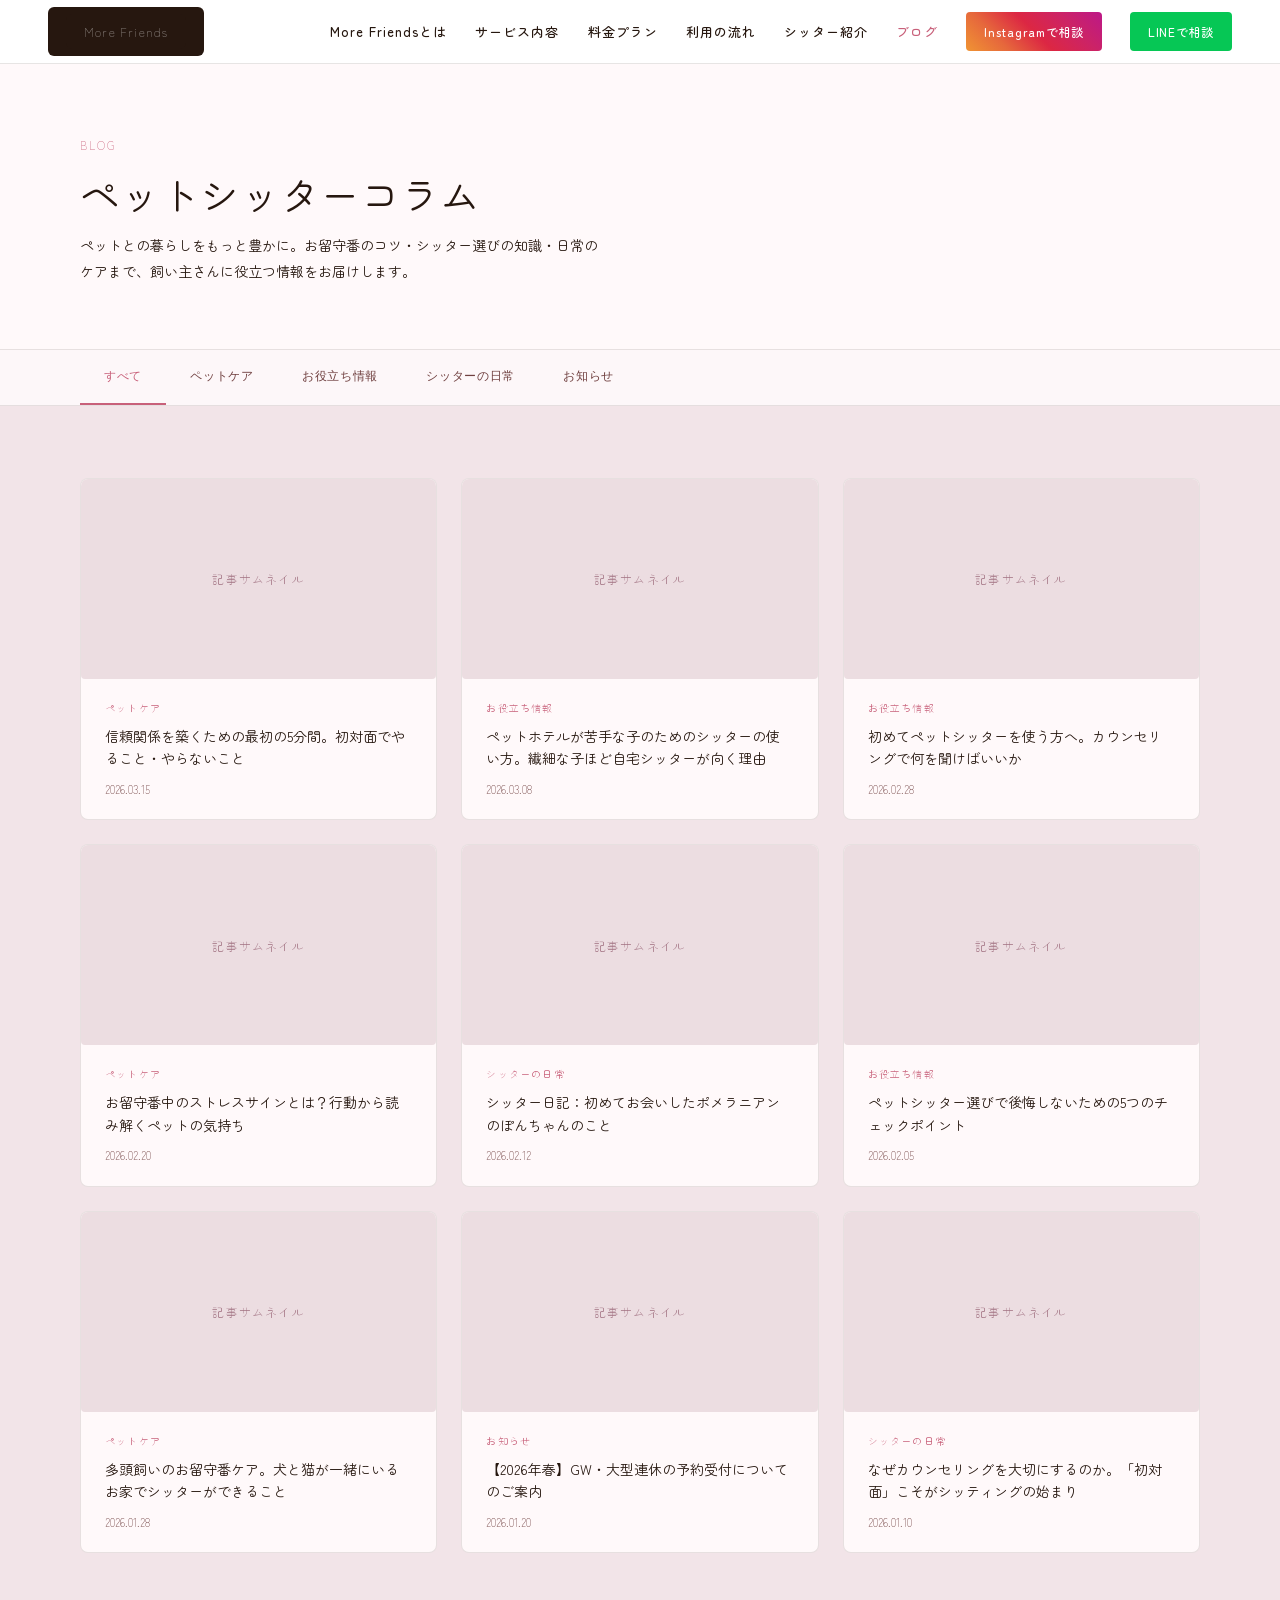
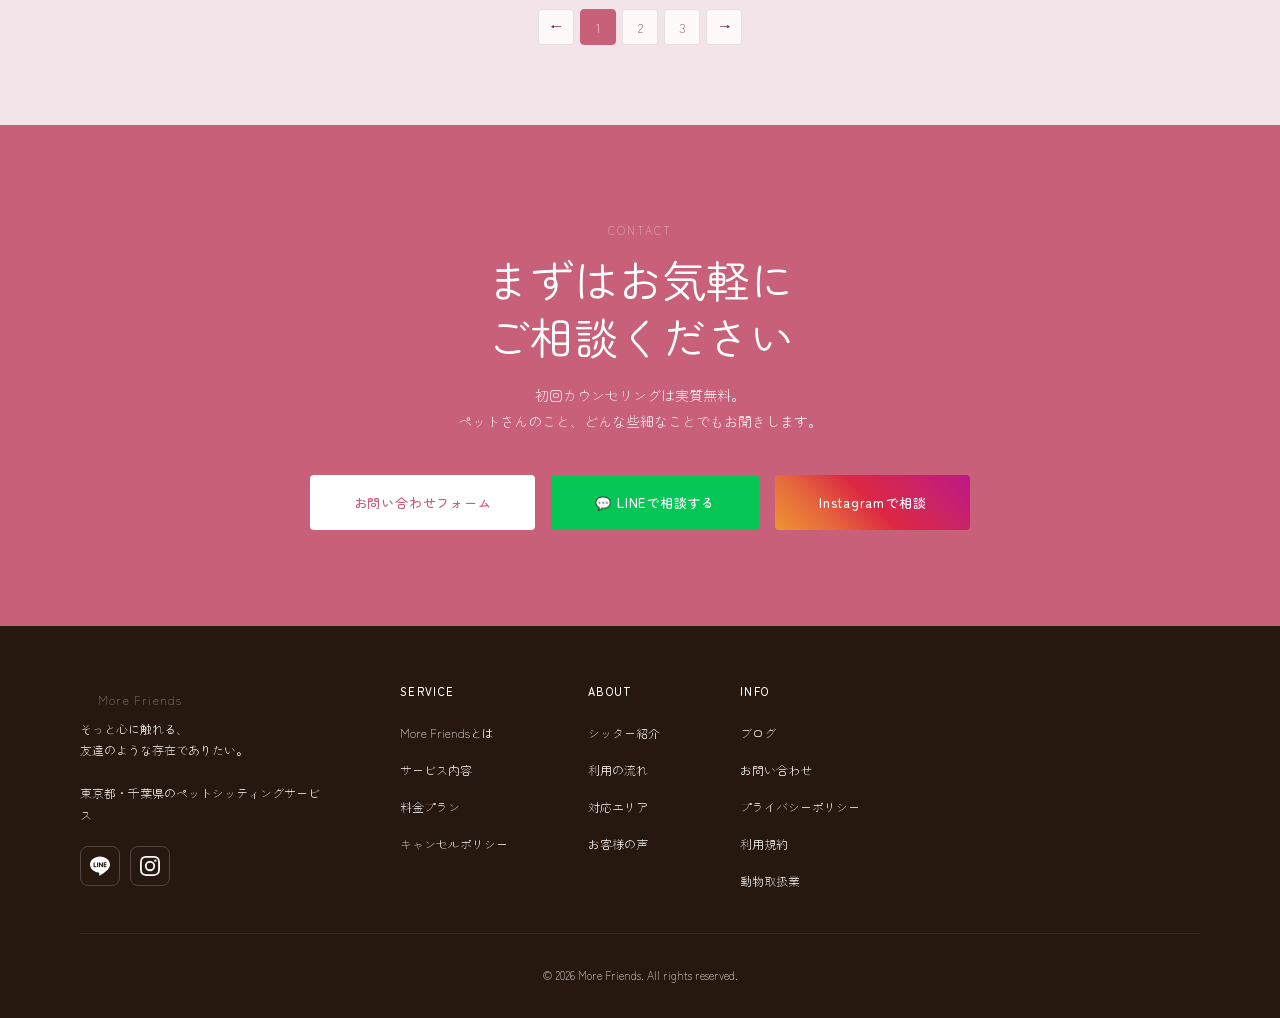
<file: blog.html>
<!DOCTYPE html>
<html lang="ja">
<head>
  <meta charset="UTF-8">
  <meta name="viewport" content="width=device-width, initial-scale=1.0">
  <title>ブログ一覧 — More Friends</title>
  <meta name="description" content="ペットシッターコラム。お留守番・ペットホテルとの違い・カウンセリングの内容など、飼い主さまのお役に立つ情報をお届けします。">
  <link rel="preconnect" href="https://fonts.googleapis.com">
  <link href="https://fonts.googleapis.com/css2?family=M+PLUS+Rounded+1c:wght@300;400;500&display=swap" rel="stylesheet">
  <link rel="stylesheet" href="wireframe-base.css">
  <style>
    /* ページ固有スタイル */
    body { padding-top: 64px; }

    /* ─── ページヘッダー ─── */
    .page-header {
      background: var(--bg2);
      border-bottom: 1px solid var(--border);
      padding: 72px 80px 64px;
    }
    .page-header .label { margin-bottom: 12px; }
    .page-header .section-title { margin-bottom: 12px; }
    .page-header .section-sub { margin-top: 0; }

    /* ─── カテゴリフィルター ─── */
    .filter-bar {
      background: var(--bg);
      border-bottom: 1px solid var(--border);
      padding: 0 80px;
      display: flex;
      gap: 0;
      align-items: stretch;
    }
    .filter-btn {
      font-size: 12px;
      letter-spacing: 0.06em;
      color: var(--text-sub);
      background: none;
      border: none;
      border-bottom: 2px solid transparent;
      padding: 18px 24px;
      cursor: pointer;
      transition: color 0.2s, border-color 0.2s;
      white-space: nowrap;
    }
    .filter-btn:hover { color: var(--primary); }
    .filter-btn.active {
      color: var(--primary);
      border-bottom-color: var(--primary);
      font-weight: 500;
    }

    /* ─── 記事グリッドセクション ─── */
    .blog-list-section {
      background: var(--bg-mid);
      padding: 72px 80px 80px;
    }
    .blog-grid-main {
      display: grid;
      grid-template-columns: repeat(3, 1fr);
      gap: 24px;
      margin-bottom: 56px;
    }

    /* ─── ページネーション ─── */
    .pagination {
      display: flex;
      justify-content: center;
      align-items: center;
      gap: 6px;
    }
    .page-btn {
      width: 36px;
      height: 36px;
      border-radius: 4px;
      border: 1px solid var(--border);
      background: var(--bg2);
      color: var(--text-sub);
      font-size: 13px;
      display: flex;
      align-items: center;
      justify-content: center;
      cursor: pointer;
      transition: background 0.2s, color 0.2s, border-color 0.2s;
    }
    .page-btn:hover {
      border-color: var(--primary);
      color: var(--primary);
    }
    .page-btn.active {
      background: var(--primary);
      border-color: var(--primary);
      color: #fff;
    }
    .page-btn.arrow {
      font-size: 11px;
      color: var(--text-sub);
    }

  </style>
</head>
<body>

<!-- ═══════════════════════════════════════
     HEADER (共通)
════════════════════════════════════════ -->
<!-- parts/header.php -->
<header>
  <a href="/" class="header-logo">
    <div class="ph-logo">More Friends</div>
  </a>
  <nav id="sp-nav" aria-hidden="true">
    <a href="./about.html">More Friendsとは</a>
    <a href="./service.html">サービス内容</a>
    <a href="./price.html">料金プラン</a>
    <a href="./flow.html">利用の流れ</a>
    <a href="./sitter.html">シッター紹介</a>
    <a href="./blog.html" style="color:var(--primary); font-weight:500;">ブログ</a>
    <a href="#" class="btn-ig">Instagramで相談</a>
    <a href="./contact.html" class="btn-line">LINEで相談</a>
  </nav>
  <!-- SP: ハンバーガーボタン -->
  <button class="hamburger" aria-label="メニューを開く" aria-expanded="false" aria-controls="sp-nav">
    <span></span>
    <span></span>
    <span></span>
  </button>
</header>

<main>

<!-- ═══════════════════════════════════════
     1. ページヘッダー
════════════════════════════════════════ -->
<!-- parts/page-header.php -->
<section class="page-header">
  <span class="label">Blog</span>
  <h1 class="section-title">ペットシッターコラム</h1>
  <p class="section-sub">ペットとの暮らしをもっと豊かに。お留守番のコツ・シッター選びの知識・日常のケアまで、飼い主さんに役立つ情報をお届けします。</p>
</section>


<!-- ═══════════════════════════════════════
     2. カテゴリフィルター
════════════════════════════════════════ -->
<div class="filter-bar">
  <button class="filter-btn active" onclick="setFilter(this)">すべて</button>
  <button class="filter-btn" onclick="setFilter(this)">ペットケア</button>
  <button class="filter-btn" onclick="setFilter(this)">お役立ち情報</button>
  <button class="filter-btn" onclick="setFilter(this)">シッターの日常</button>
  <button class="filter-btn" onclick="setFilter(this)">お知らせ</button>
</div>


<!-- ═══════════════════════════════════════
     3. 記事カードグリッド
════════════════════════════════════════ -->
<!-- parts/blog-list.php -->
<section class="blog-list-section">
  <div class="blog-grid-main">

    <!-- ループ単位: .blog-card（WP_Query ループ内で繰り返す。9件表示）
         data-label は WP実装時に the_title() で動的生成する。静的alt不要 -->
    <!-- Card 1 -->
    <a href="/blog/first-meeting-tips" style="text-decoration:none;">
      <div class="blog-card">
        <div class="ph-img" style="aspect-ratio:16/9;" data-label="記事サムネイル"></div>
        <div class="blog-body">
          <div class="blog-cat">ペットケア</div>
          <div class="blog-title">信頼関係を築くための最初の5分間。初対面でやること・やらないこと</div>
          <div class="blog-date">2026.03.15</div>
        </div>
      </div>
    </a>

    <!-- Card 2 -->
    <a href="/blog/home-sitter-for-sensitive-pets" style="text-decoration:none;">
      <div class="blog-card">
        <div class="ph-img" style="aspect-ratio:16/9;" data-label="記事サムネイル"></div>
        <div class="blog-body">
          <div class="blog-cat">お役立ち情報</div>
          <div class="blog-title">ペットホテルが苦手な子のためのシッターの使い方。繊細な子ほど自宅シッターが向く理由</div>
          <div class="blog-date">2026.03.08</div>
        </div>
      </div>
    </a>

    <!-- Card 3 -->
    <a href="/blog/first-time-counseling" style="text-decoration:none;">
      <div class="blog-card">
        <div class="ph-img" style="aspect-ratio:16/9;" data-label="記事サムネイル"></div>
        <div class="blog-body">
          <div class="blog-cat">お役立ち情報</div>
          <div class="blog-title">初めてペットシッターを使う方へ。カウンセリングで何を聞けばいいか</div>
          <div class="blog-date">2026.02.28</div>
        </div>
      </div>
    </a>

    <!-- Card 4 -->
    <a href="/blog/leaving-home-stress-reduction" style="text-decoration:none;">
      <div class="blog-card">
        <div class="ph-img" style="aspect-ratio:16/9;" data-label="記事サムネイル"></div>
        <div class="blog-body">
          <div class="blog-cat">ペットケア</div>
          <div class="blog-title">お留守番中のストレスサインとは？行動から読み解くペットの気持ち</div>
          <div class="blog-date">2026.02.20</div>
        </div>
      </div>
    </a>

    <!-- Card 5 -->
    <a href="/blog/sitter-daily-record" style="text-decoration:none;">
      <div class="blog-card">
        <div class="ph-img" style="aspect-ratio:16/9;" data-label="記事サムネイル"></div>
        <div class="blog-body">
          <div class="blog-cat">シッターの日常</div>
          <div class="blog-title">シッター日記：初めてお会いしたポメラニアンのぽんちゃんのこと</div>
          <div class="blog-date">2026.02.12</div>
        </div>
      </div>
    </a>

    <!-- Card 6 -->
    <a href="/blog/how-to-choose-sitter" style="text-decoration:none;">
      <div class="blog-card">
        <div class="ph-img" style="aspect-ratio:16/9;" data-label="記事サムネイル"></div>
        <div class="blog-body">
          <div class="blog-cat">お役立ち情報</div>
          <div class="blog-title">ペットシッター選びで後悔しないための5つのチェックポイント</div>
          <div class="blog-date">2026.02.05</div>
        </div>
      </div>
    </a>

    <!-- Card 7 -->
    <a href="/blog/multi-pet-care" style="text-decoration:none;">
      <div class="blog-card">
        <div class="ph-img" style="aspect-ratio:16/9;" data-label="記事サムネイル"></div>
        <div class="blog-body">
          <div class="blog-cat">ペットケア</div>
          <div class="blog-title">多頭飼いのお留守番ケア。犬と猫が一緒にいるお家でシッターができること</div>
          <div class="blog-date">2026.01.28</div>
        </div>
      </div>
    </a>

    <!-- Card 8 -->
    <a href="/blog/spring-schedule-2026" style="text-decoration:none;">
      <div class="blog-card">
        <div class="ph-img" style="aspect-ratio:16/9;" data-label="記事サムネイル"></div>
        <div class="blog-body">
          <div class="blog-cat">お知らせ</div>
          <div class="blog-title">【2026年春】GW・大型連休の予約受付についてのご案内</div>
          <div class="blog-date">2026.01.20</div>
        </div>
      </div>
    </a>

    <!-- Card 9 -->
    <a href="/blog/why-counseling-is-free" style="text-decoration:none;">
      <div class="blog-card">
        <div class="ph-img" style="aspect-ratio:16/9;" data-label="記事サムネイル"></div>
        <div class="blog-body">
          <div class="blog-cat">シッターの日常</div>
          <div class="blog-title">なぜカウンセリングを大切にするのか。「初対面」こそがシッティングの始まり</div>
          <div class="blog-date">2026.01.10</div>
        </div>
      </div>
    </a>

  </div><!-- /blog-grid-main -->


  <!-- ─── 4. ページネーション ─── -->
  <div class="pagination">
    <div class="page-btn arrow">←</div>
    <div class="page-btn active">1</div>
    <div class="page-btn">2</div>
    <div class="page-btn">3</div>
    <div class="page-btn arrow">→</div>
  </div>

</section>


<!-- ═══════════════════════════════════════
     CTA セクション
════════════════════════════════════════ -->
<!-- parts/cta.php -->
<section class="cta-section">
  <span class="label">Contact</span>
  <h2 class="section-title">まずはお気軽に<br>ご相談ください</h2>
  <p>初回カウンセリングは実質無料。<br>ペットさんのこと、どんな些細なことでもお聞きします。</p>
  <div class="cta-buttons">
    <a href="/contact" class="btn-cta-white">お問い合わせフォーム</a>
    <a href="#" class="btn-line-lg">💬 LINEで相談する</a>
    <a href="#" class="btn-ig-lg">Instagramで相談</a>
  </div>
</section>


</main>

<!-- ═══════════════════════════════════════
     FOOTER (共通)
════════════════════════════════════════ -->
<!-- parts/footer.php -->
<footer>
  <div class="footer-top">
    <div>
      <div class="ph-logo footer-logo">More Friends</div>
      <div class="footer-tagline">
        そっと心に触れる、<br>友達のような存在でありたい。<br><br>
        東京都・千葉県のペットシッティングサービス
      </div>
      <div class="footer-sns">
        <a href="#" class="footer-sns-btn" aria-label="LINE">
          <svg xmlns="http://www.w3.org/2000/svg" width="20" height="20" viewBox="0 0 24 24" fill="currentColor"><path d="M19.365 9.863c.349 0 .63.285.63.631 0 .345-.281.63-.63.63H17.61v1.125h1.755c.349 0 .63.283.63.63 0 .344-.281.629-.63.629h-2.386c-.345 0-.627-.285-.627-.629V8.108c0-.345.282-.63.627-.63h2.386c.349 0 .63.285.63.63 0 .349-.281.63-.63.63H17.61v1.125h1.755zm-3.855 3.016c0 .27-.174.51-.432.596-.064.021-.133.031-.199.031-.211 0-.391-.09-.51-.25l-2.443-3.317v2.94c0 .344-.279.629-.631.629-.346 0-.626-.285-.626-.629V8.108c0-.27.173-.51.43-.595.06-.023.136-.033.194-.033.195 0 .375.104.495.254l2.462 3.33V8.108c0-.345.282-.63.63-.63.345 0 .63.285.63.63v4.771zm-5.741 0c0 .344-.282.629-.631.629-.345 0-.627-.285-.627-.629V8.108c0-.345.282-.63.627-.63.349 0 .631.285.631.63v4.771zm-2.466.629H4.917c-.345 0-.63-.285-.63-.629V8.108c0-.345.285-.63.63-.63.348 0 .63.285.63.63v4.141h1.756c.348 0 .629.283.629.63 0 .344-.281.629-.629.629M24 10.314C24 4.943 18.615.572 12 .572S0 4.943 0 10.314c0 4.811 4.27 8.842 10.035 9.608.391.082.923.258 1.058.59.12.301.079.766.038 1.08l-.164 1.02c-.045.301-.24 1.186 1.049.645 1.291-.539 6.916-4.078 9.436-6.975C23.176 14.393 24 12.458 24 10.314"/></svg>
        </a>
        <a href="#" class="footer-sns-btn" aria-label="Instagram">
          <svg xmlns="http://www.w3.org/2000/svg" width="20" height="20" viewBox="0 0 24 24" fill="currentColor"><path d="M12 2.163c3.204 0 3.584.012 4.85.07 3.252.148 4.771 1.691 4.919 4.919.058 1.265.069 1.645.069 4.849 0 3.205-.012 3.584-.069 4.849-.149 3.225-1.664 4.771-4.919 4.919-1.266.058-1.644.07-4.85.07-3.204 0-3.584-.012-4.849-.07-3.26-.149-4.771-1.699-4.919-4.92-.058-1.265-.07-1.644-.07-4.849 0-3.204.013-3.583.07-4.849.149-3.227 1.664-4.771 4.919-4.919 1.266-.057 1.645-.069 4.849-.069zM12 0C8.741 0 8.333.014 7.053.072 2.695.272.273 2.69.073 7.052.014 8.333 0 8.741 0 12c0 3.259.014 3.668.072 4.948.2 4.358 2.618 6.78 6.98 6.98C8.333 23.986 8.741 24 12 24c3.259 0 3.668-.014 4.948-.072 4.354-.2 6.782-2.618 6.979-6.98.059-1.28.073-1.689.073-4.948 0-3.259-.014-3.667-.072-4.947-.196-4.354-2.617-6.78-6.979-6.98C15.668.014 15.259 0 12 0zm0 5.838a6.162 6.162 0 100 12.324 6.162 6.162 0 000-12.324zM12 16a4 4 0 110-8 4 4 0 010 8zm6.406-11.845a1.44 1.44 0 100 2.881 1.44 1.44 0 000-2.881z"/></svg>
        </a>
      </div>
    </div>
    <div class="footer-nav">
      <div class="footer-nav-col">
        <p class="footer-nav-heading">Service</p>
        <ul>
          <li><a href="./about.html">More Friendsとは</a></li>
          <li><a href="./service.html">サービス内容</a></li>
          <li><a href="./price.html">料金プラン</a></li>
          <li><a href="./cancel.html">キャンセルポリシー</a></li>
        </ul>
      </div>
      <div class="footer-nav-col">
        <p class="footer-nav-heading">About</p>
        <ul>
          <li><a href="./sitter.html">シッター紹介</a></li>
          <li><a href="./flow.html">利用の流れ</a></li>
          <li><a href="./area.html">対応エリア</a></li>
          <li><a href="./reviews.html">お客様の声</a></li>
        </ul>
      </div>
      <div class="footer-nav-col">
        <p class="footer-nav-heading">Info</p>
        <ul>
          <li><a href="./blog.html">ブログ</a></li>
          <li><a href="./contact.html">お問い合わせ</a></li>
          <li><a href="#">プライバシーポリシー</a></li>
          <li><a href="#">利用規約</a></li>
          <li><a href="#">動物取扱業</a></li>
        </ul>
      </div>
    </div>
  </div>
  <div class="footer-bottom">
    <span>© 2026 More Friends. All rights reserved.</span>
  </div>
</footer>


<script>
  function setFilter(btn) {
    document.querySelectorAll('.filter-btn').forEach(b => b.classList.remove('active'));
    btn.classList.add('active');
  }
</script>

<script>
document.querySelector('.hamburger')?.addEventListener('click', function() {
  const nav = document.getElementById('sp-nav');
  const isOpen = nav.classList.toggle('open');
  this.setAttribute('aria-expanded', isOpen);
  nav.setAttribute('aria-hidden', !isOpen);
});
</script>

</body>
</html>
</file>
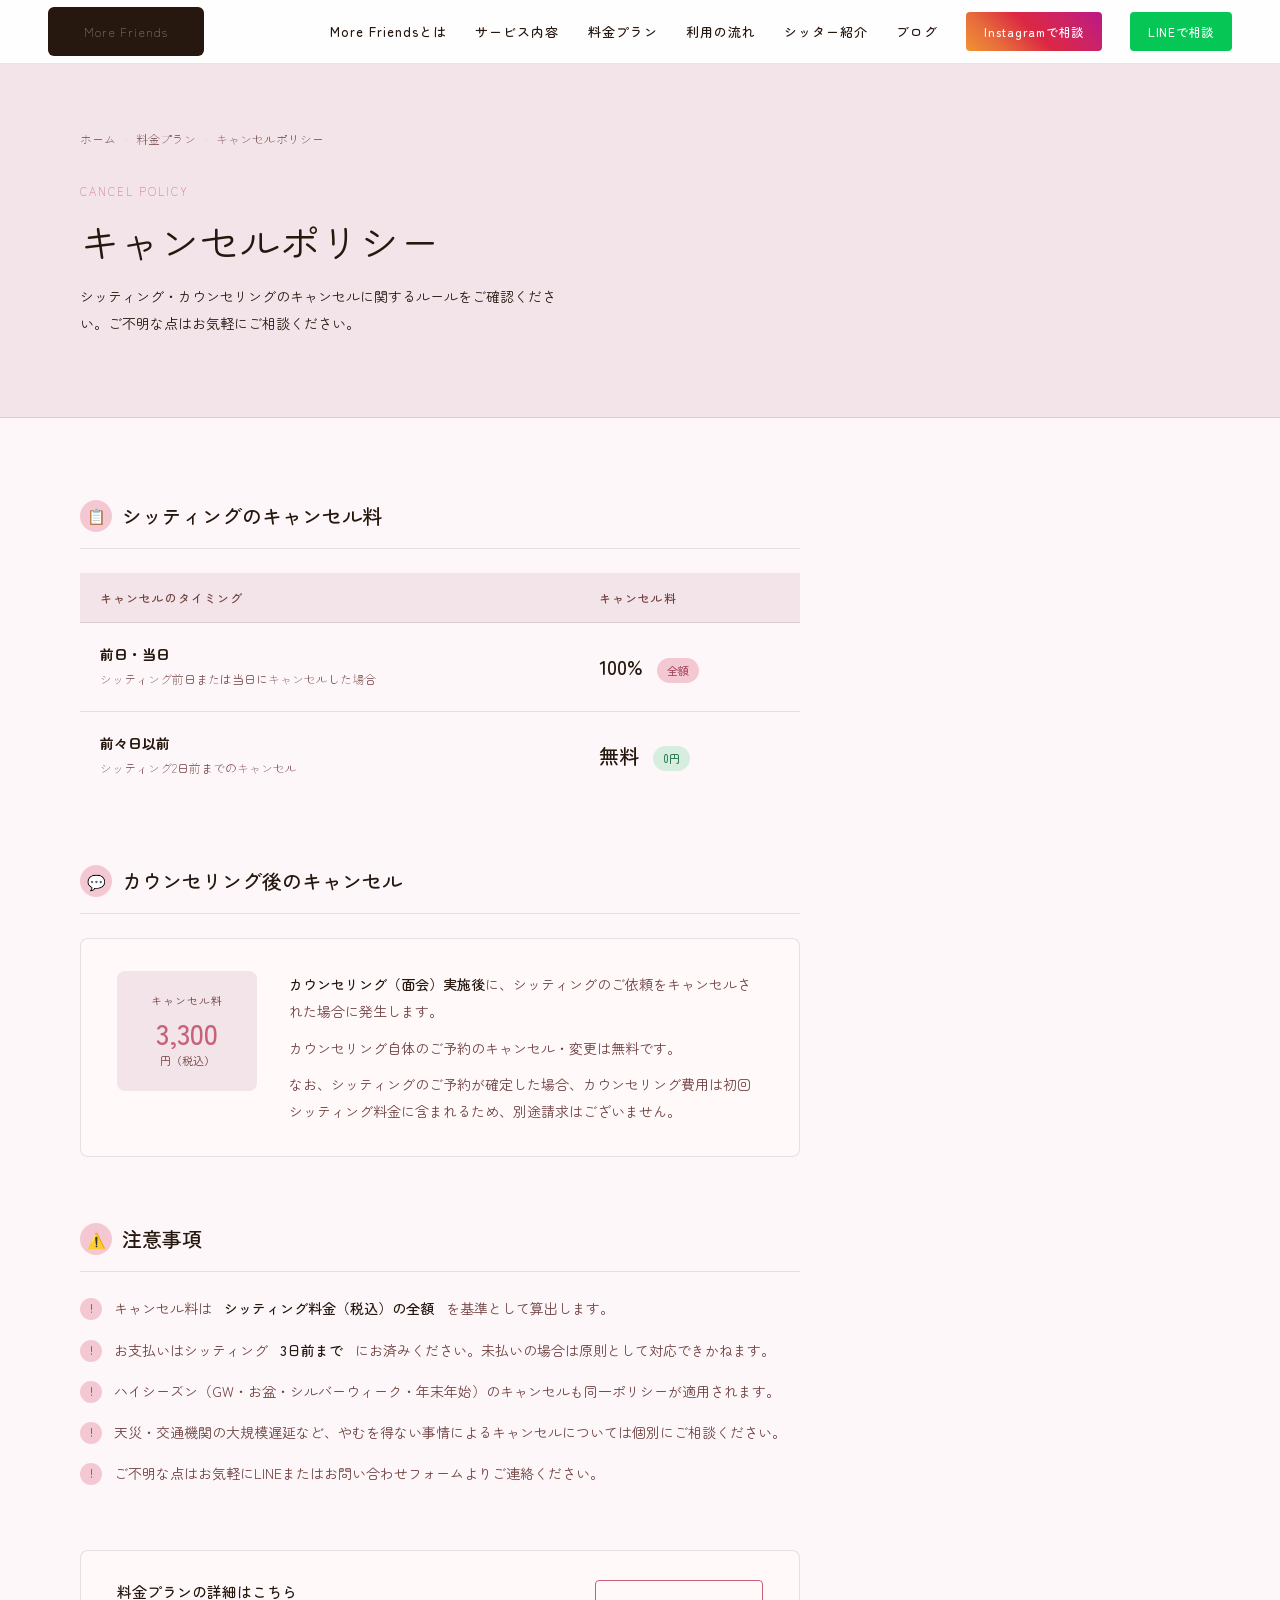
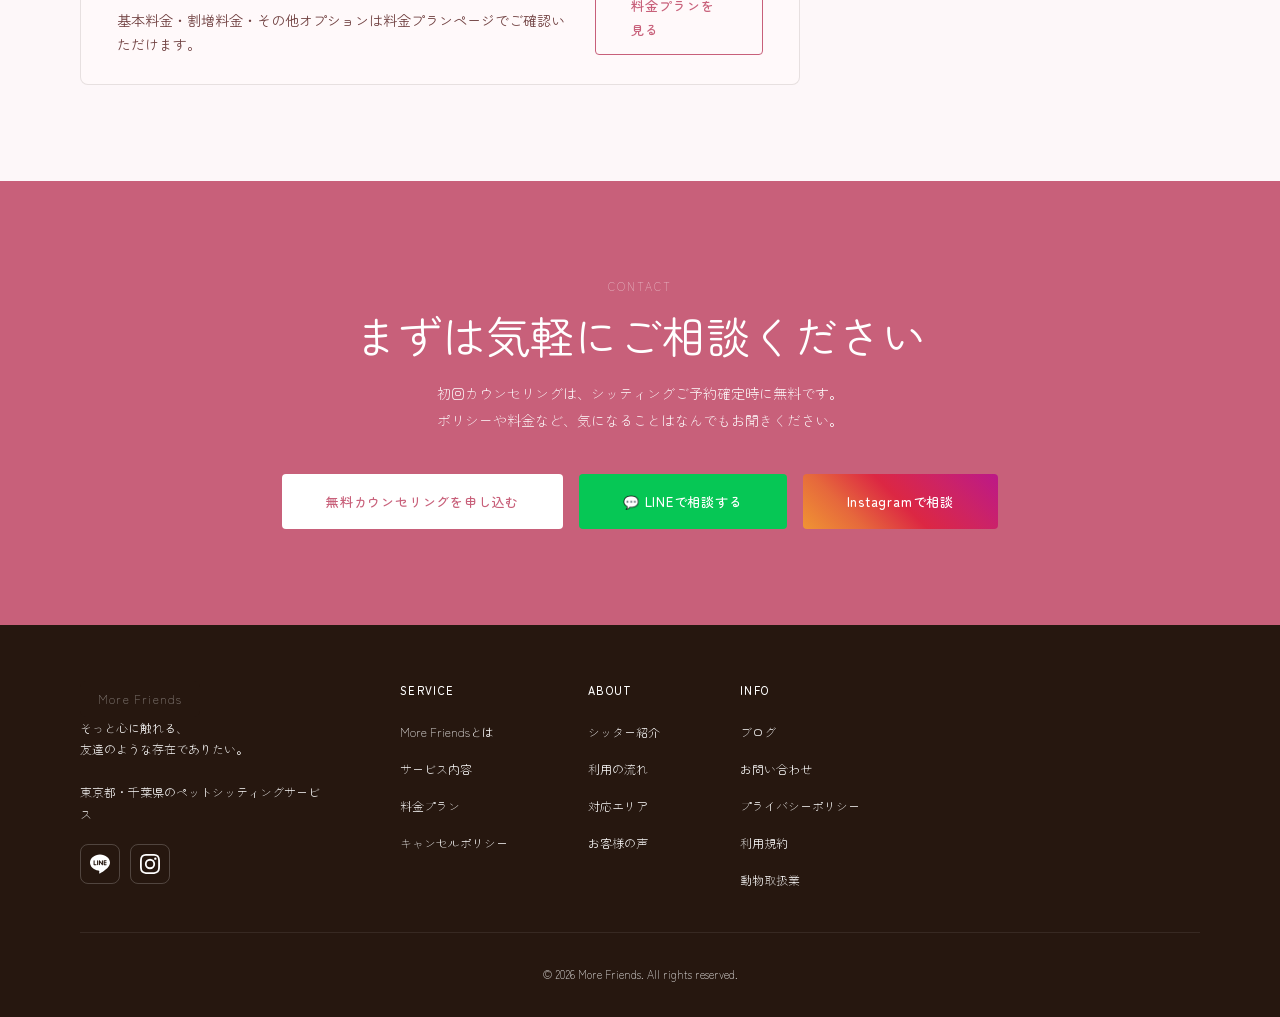
<file: cancel.html>
<!DOCTYPE html>
<html lang="ja">
<head>
  <meta charset="UTF-8">
  <meta name="viewport" content="width=device-width, initial-scale=1.0">
  <title>キャンセルポリシー — More Friends</title>
  <meta name="description" content="More Friendsのキャンセルポリシー。シッティング・カウンセリングのキャンセル期限と料金についてご確認ください。">
  <link rel="preconnect" href="https://fonts.googleapis.com">
  <link href="https://fonts.googleapis.com/css2?family=M+PLUS+Rounded+1c:wght@300;400;500&display=swap" rel="stylesheet">
  <link href="https://fonts.googleapis.com/css2?family=Zen+Maru+Gothic:wght@300;400;500;700&display=swap" rel="stylesheet">
  <link rel="stylesheet" href="wireframe-base.css">
  <style>
    /* ── ページヘッダー ── */
    .page-header {
      background: var(--bg-mid);
      padding: 128px 80px 80px;
      border-bottom: 1px solid var(--border);
    }
    .page-header .label { margin-bottom: 14px; }
    .page-header-title {
      font-family: 'Zen Maru Gothic', sans-serif;
      font-size: 40px;
      font-weight: 400;
      color: var(--text);
      line-height: 1.3;
      margin-bottom: 16px;
    }
    .page-header-sub {
      font-size: 14px;
      color: var(--text-sub);
      line-height: 1.9;
      max-width: 480px;
    }
    .breadcrumb {
      display: flex;
      align-items: center;
      gap: 8px;
      font-size: 12px;
      color: var(--text-sub);
      margin-bottom: 32px;
    }
    .breadcrumb a { text-decoration: none; color: var(--text-sub); }
    .breadcrumb a:hover { color: var(--primary); }
    .breadcrumb-sep { color: var(--primary-l); }

    /* ── メインコンテンツラッパー ── */
    .policy-wrap {
      background: var(--bg);
      padding: 80px 80px 96px;
    }
    .policy-inner {
      max-width: 720px;
    }

    /* ── ブロック共通 ── */
    .policy-block {
      margin-bottom: 64px;
    }
    .policy-block-title {
      font-family: 'Zen Maru Gothic', sans-serif;
      font-size: 20px;
      font-weight: 500;
      color: var(--text);
      margin-bottom: 24px;
      padding-bottom: 14px;
      border-bottom: 1px solid var(--border);
      display: flex;
      align-items: center;
      gap: 10px;
    }
    .policy-block-title .block-icon {
      width: 32px;
      height: 32px;
      border-radius: 50%;
      background: var(--primary-l);
      display: flex;
      align-items: center;
      justify-content: center;
      font-size: 15px;
      flex-shrink: 0;
    }

    /* ── テーブル ── */
    .policy-table {
      width: 100%;
      border-collapse: collapse;
      font-size: 14px;
    }
    .policy-table thead tr {
      background: var(--bg-mid);
    }
    .policy-table th {
      padding: 14px 20px;
      text-align: left;
      font-weight: 500;
      font-size: 12px;
      letter-spacing: 0.08em;
      color: var(--text-sub);
      border-bottom: 1px solid var(--border);
    }
    .policy-table td {
      padding: 20px 20px;
      border-bottom: 1px solid var(--border);
      color: var(--text);
      line-height: 1.7;
      vertical-align: middle;
    }
    .policy-table tr:last-child td {
      border-bottom: none;
    }
    .policy-table .rate-cell {
      font-family: 'Zen Maru Gothic', sans-serif;
      font-size: 20px;
      font-weight: 500;
    }
    .rate-charged {
      color: var(--primary);
    }
    .rate-free {
      color: #3A7A5A;
    }
    .rate-badge {
      display: inline-block;
      font-size: 11px;
      font-weight: 500;
      padding: 3px 10px;
      border-radius: 20px;
      margin-left: 8px;
      vertical-align: middle;
    }
    .rate-badge.charged {
      background: var(--primary-l);
      color: var(--primary-d);
    }
    .rate-badge.free {
      background: #D6EDE0;
      color: #2D7A52;
    }

    /* ── カウンセリングキャンセルカード ── */
    .counseling-card {
      background: var(--bg2);
      border: 1px solid var(--border);
      border-radius: 8px;
      padding: 32px 36px;
      display: flex;
      align-items: flex-start;
      gap: 32px;
    }
    .counseling-fee-box {
      flex-shrink: 0;
      text-align: center;
      background: var(--bg-mid);
      border-radius: 8px;
      padding: 20px 28px;
      min-width: 140px;
    }
    .counseling-fee-label {
      font-size: 11px;
      letter-spacing: 0.1em;
      color: var(--text-sub);
      margin-bottom: 8px;
    }
    .counseling-fee-amount {
      font-family: 'Zen Maru Gothic', sans-serif;
      font-size: 28px;
      font-weight: 500;
      color: var(--primary);
      line-height: 1;
      margin-bottom: 4px;
    }
    .counseling-fee-unit {
      font-size: 11px;
      color: var(--text-sub);
    }
    .counseling-desc {
      font-size: 14px;
      color: var(--text-sub);
      line-height: 1.9;
    }
    .counseling-desc strong {
      color: var(--text);
      font-weight: 500;
    }
    .counseling-desc p + p {
      margin-top: 10px;
    }

    /* ── 注意事項リスト ── */
    .notice-list {
      list-style: none;
      display: flex;
      flex-direction: column;
      gap: 16px;
    }
    .notice-list li {
      display: flex;
      align-items: flex-start;
      gap: 12px;
      font-size: 14px;
      color: var(--text-sub);
      line-height: 1.8;
    }
    .notice-list li::before {
      content: '!';
      flex-shrink: 0;
      width: 22px;
      height: 22px;
      border-radius: 50%;
      background: var(--primary-l);
      color: var(--primary-d);
      font-size: 11px;
      font-weight: 500;
      display: flex;
      align-items: center;
      justify-content: center;
      margin-top: 2px;
    }
    .notice-list li strong {
      color: var(--text);
      font-weight: 500;
    }

    /* ── リンクバナー (料金ページへ戻る) ── */
    .back-banner {
      margin-top: 64px;
      padding: 28px 36px;
      background: var(--bg2);
      border: 1px solid var(--border);
      border-radius: 8px;
      display: flex;
      align-items: center;
      justify-content: space-between;
      gap: 24px;
    }
    .back-banner-text {
      font-size: 14px;
      color: var(--text-sub);
      line-height: 1.7;
    }
    .back-banner-text strong {
      display: block;
      font-size: 15px;
      font-weight: 500;
      color: var(--text);
      margin-bottom: 4px;
    }



  </style>
</head>
<body>

<!-- ==============================
     HEADER
     ============================== -->
<!-- parts/header.php -->
<header>
  <a href="/" class="header-logo">
    <div class="ph-logo">More Friends</div>
  </a>
  <nav id="sp-nav" aria-hidden="true">
    <a href="./about.html">More Friendsとは</a>
    <a href="./service.html">サービス内容</a>
    <a href="./price.html">料金プラン</a>
    <a href="./flow.html">利用の流れ</a>
    <a href="./sitter.html">シッター紹介</a>
    <a href="./blog.html">ブログ</a>
    <a href="#" class="btn-ig">Instagramで相談</a>
    <a href="./contact.html" class="btn-line">LINEで相談</a>
  </nav>
  <!-- SP: ハンバーガーボタン -->
  <button class="hamburger" aria-label="メニューを開く" aria-expanded="false" aria-controls="sp-nav">
    <span></span>
    <span></span>
    <span></span>
  </button>
</header>

<main>

<!-- ==============================
     PAGE HEADER
     ============================== -->
<!-- parts/page-header.php -->
<section class="page-header">
  <div class="breadcrumb">
    <a href="/">ホーム</a>
    <span class="breadcrumb-sep">›</span>
    <a href="/price">料金プラン</a>
    <span class="breadcrumb-sep">›</span>
    <span>キャンセルポリシー</span>
  </div>
  <div class="label">Cancel Policy</div>
  <h1 class="page-header-title">キャンセルポリシー</h1>
  <p class="page-header-sub">シッティング・カウンセリングのキャンセルに関するルールをご確認ください。ご不明な点はお気軽にご相談ください。</p>
</section>

<!-- ==============================
     MAIN CONTENT
     ============================== -->
<!-- parts/cancel-policy.php -->
<div class="policy-wrap">
  <div class="policy-inner">

    <!-- ① キャンセル料一覧表 -->
    <div class="policy-block">
      <h2 class="policy-block-title">
        <span class="block-icon">📋</span>
        シッティングのキャンセル料
      </h2>
      <table class="policy-table">
        <thead>
          <tr>
            <th>キャンセルのタイミング</th>
            <th>キャンセル料</th>
          </tr>
        </thead>
        <tbody>
          <tr>
            <td>
              <strong>前日・当日</strong><br>
              <span style="font-size:12px; color:var(--text-sub);">シッティング前日または当日にキャンセルした場合</span>
            </td>
            <td class="rate-cell rate-charged">
              100%
              <span class="rate-badge charged">全額</span>
            </td>
          </tr>
          <tr>
            <td>
              <strong>前々日以前</strong><br>
              <span style="font-size:12px; color:var(--text-sub);">シッティング2日前までのキャンセル</span>
            </td>
            <td class="rate-cell rate-free">
              無料
              <span class="rate-badge free">0円</span>
            </td>
          </tr>
        </tbody>
      </table>
    </div>

    <!-- ② カウンセリングキャンセル -->
    <div class="policy-block">
      <h2 class="policy-block-title">
        <span class="block-icon">💬</span>
        カウンセリング後のキャンセル
      </h2>
      <div class="counseling-card">
        <div class="counseling-fee-box">
          <div class="counseling-fee-label">キャンセル料</div>
          <div class="counseling-fee-amount">3,300</div>
          <div class="counseling-fee-unit">円（税込）</div>
        </div>
        <div class="counseling-desc">
          <p><strong>カウンセリング（面会）実施後</strong>に、シッティングのご依頼をキャンセルされた場合に発生します。</p>
          <p>カウンセリング自体のご予約のキャンセル・変更は無料です。</p>
          <p>なお、シッティングのご予約が確定した場合、カウンセリング費用は初回シッティング料金に含まれるため、別途請求はございません。</p>
        </div>
      </div>
    </div>

    <!-- ③ 注意事項 -->
    <div class="policy-block">
      <h2 class="policy-block-title">
        <span class="block-icon">⚠️</span>
        注意事項
      </h2>
      <ul class="notice-list">
        <li>キャンセル料は<strong>シッティング料金（税込）の全額</strong>を基準として算出します。</li>
        <li>お支払いはシッティング<strong>3日前まで</strong>にお済みください。未払いの場合は原則として対応できかねます。</li>
        <li>ハイシーズン（GW・お盆・シルバーウィーク・年末年始）のキャンセルも同一ポリシーが適用されます。</li>
        <li>天災・交通機関の大規模遅延など、やむを得ない事情によるキャンセルについては個別にご相談ください。</li>
        <li>ご不明な点はお気軽にLINEまたはお問い合わせフォームよりご連絡ください。</li>
      </ul>
    </div>

    <!-- 料金ページへ戻るバナー -->
    <div class="back-banner">
      <div class="back-banner-text">
        <strong>料金プランの詳細はこちら</strong>
        基本料金・割増料金・その他オプションは料金プランページでご確認いただけます。
      </div>
      <a href="/price" class="btn-outline">料金プランを見る</a>
    </div>

  </div><!-- /policy-inner -->
</div><!-- /policy-wrap -->

<!-- ==============================
     CTA SECTION
     ============================== -->
<!-- parts/cta.php -->
<section class="cta-section">
  <span class="label">Contact</span>
  <h2 class="section-title">まずは気軽にご相談ください</h2>
  <p>初回カウンセリングは、シッティングご予約確定時に無料です。<br>ポリシーや料金など、気になることはなんでもお聞きください。</p>
  <div class="cta-buttons">
    <a href="/contact" class="btn-cta-white">無料カウンセリングを申し込む</a>
    <a href="/contact" class="btn-line-lg">💬 LINEで相談する</a>
    <a href="#" class="btn-ig-lg">Instagramで相談</a>
  </div>
</section>

</main>

<!-- ==============================
     FOOTER
     ============================== -->
<!-- parts/footer.php -->
<footer>
  <div class="footer-top">
    <div>
      <div class="ph-logo footer-logo">More Friends</div>
      <div class="footer-tagline">
        そっと心に触れる、<br>友達のような存在でありたい。<br><br>
        東京都・千葉県のペットシッティングサービス
      </div>
      <div class="footer-sns">
        <a href="#" class="footer-sns-btn" aria-label="LINE">
          <svg xmlns="http://www.w3.org/2000/svg" width="20" height="20" viewBox="0 0 24 24" fill="currentColor"><path d="M19.365 9.863c.349 0 .63.285.63.631 0 .345-.281.63-.63.63H17.61v1.125h1.755c.349 0 .63.283.63.63 0 .344-.281.629-.63.629h-2.386c-.345 0-.627-.285-.627-.629V8.108c0-.345.282-.63.627-.63h2.386c.349 0 .63.285.63.63 0 .349-.281.63-.63.63H17.61v1.125h1.755zm-3.855 3.016c0 .27-.174.51-.432.596-.064.021-.133.031-.199.031-.211 0-.391-.09-.51-.25l-2.443-3.317v2.94c0 .344-.279.629-.631.629-.346 0-.626-.285-.626-.629V8.108c0-.27.173-.51.43-.595.06-.023.136-.033.194-.033.195 0 .375.104.495.254l2.462 3.33V8.108c0-.345.282-.63.63-.63.345 0 .63.285.63.63v4.771zm-5.741 0c0 .344-.282.629-.631.629-.345 0-.627-.285-.627-.629V8.108c0-.345.282-.63.627-.63.349 0 .631.285.631.63v4.771zm-2.466.629H4.917c-.345 0-.63-.285-.63-.629V8.108c0-.345.285-.63.63-.63.348 0 .63.285.63.63v4.141h1.756c.348 0 .629.283.629.63 0 .344-.281.629-.629.629M24 10.314C24 4.943 18.615.572 12 .572S0 4.943 0 10.314c0 4.811 4.27 8.842 10.035 9.608.391.082.923.258 1.058.59.12.301.079.766.038 1.08l-.164 1.02c-.045.301-.24 1.186 1.049.645 1.291-.539 6.916-4.078 9.436-6.975C23.176 14.393 24 12.458 24 10.314"/></svg>
        </a>
        <a href="#" class="footer-sns-btn" aria-label="Instagram">
          <svg xmlns="http://www.w3.org/2000/svg" width="20" height="20" viewBox="0 0 24 24" fill="currentColor"><path d="M12 2.163c3.204 0 3.584.012 4.85.07 3.252.148 4.771 1.691 4.919 4.919.058 1.265.069 1.645.069 4.849 0 3.205-.012 3.584-.069 4.849-.149 3.225-1.664 4.771-4.919 4.919-1.266.058-1.644.07-4.85.07-3.204 0-3.584-.012-4.849-.07-3.26-.149-4.771-1.699-4.919-4.92-.058-1.265-.07-1.644-.07-4.849 0-3.204.013-3.583.07-4.849.149-3.227 1.664-4.771 4.919-4.919 1.266-.057 1.645-.069 4.849-.069zM12 0C8.741 0 8.333.014 7.053.072 2.695.272.273 2.69.073 7.052.014 8.333 0 8.741 0 12c0 3.259.014 3.668.072 4.948.2 4.358 2.618 6.78 6.98 6.98C8.333 23.986 8.741 24 12 24c3.259 0 3.668-.014 4.948-.072 4.354-.2 6.782-2.618 6.979-6.98.059-1.28.073-1.689.073-4.948 0-3.259-.014-3.667-.072-4.947-.196-4.354-2.617-6.78-6.979-6.98C15.668.014 15.259 0 12 0zm0 5.838a6.162 6.162 0 100 12.324 6.162 6.162 0 000-12.324zM12 16a4 4 0 110-8 4 4 0 010 8zm6.406-11.845a1.44 1.44 0 100 2.881 1.44 1.44 0 000-2.881z"/></svg>
        </a>
      </div>
    </div>
    <div class="footer-nav">
      <div class="footer-nav-col">
        <p class="footer-nav-heading">Service</p>
        <ul>
          <li><a href="./about.html">More Friendsとは</a></li>
          <li><a href="./service.html">サービス内容</a></li>
          <li><a href="./price.html">料金プラン</a></li>
          <li><a href="./cancel.html">キャンセルポリシー</a></li>
        </ul>
      </div>
      <div class="footer-nav-col">
        <p class="footer-nav-heading">About</p>
        <ul>
          <li><a href="./sitter.html">シッター紹介</a></li>
          <li><a href="./flow.html">利用の流れ</a></li>
          <li><a href="./area.html">対応エリア</a></li>
          <li><a href="./reviews.html">お客様の声</a></li>
        </ul>
      </div>
      <div class="footer-nav-col">
        <p class="footer-nav-heading">Info</p>
        <ul>
          <li><a href="./blog.html">ブログ</a></li>
          <li><a href="./contact.html">お問い合わせ</a></li>
          <li><a href="#">プライバシーポリシー</a></li>
          <li><a href="#">利用規約</a></li>
          <li><a href="#">動物取扱業</a></li>
        </ul>
      </div>
    </div>
  </div>
  <div class="footer-bottom">
    <span>© 2026 More Friends. All rights reserved.</span>
  </div>
</footer>

<script>
document.querySelector('.hamburger')?.addEventListener('click', function() {
  const nav = document.getElementById('sp-nav');
  const isOpen = nav.classList.toggle('open');
  this.setAttribute('aria-expanded', isOpen);
  nav.setAttribute('aria-hidden', !isOpen);
});
</script>

</body>
</html>
</file>
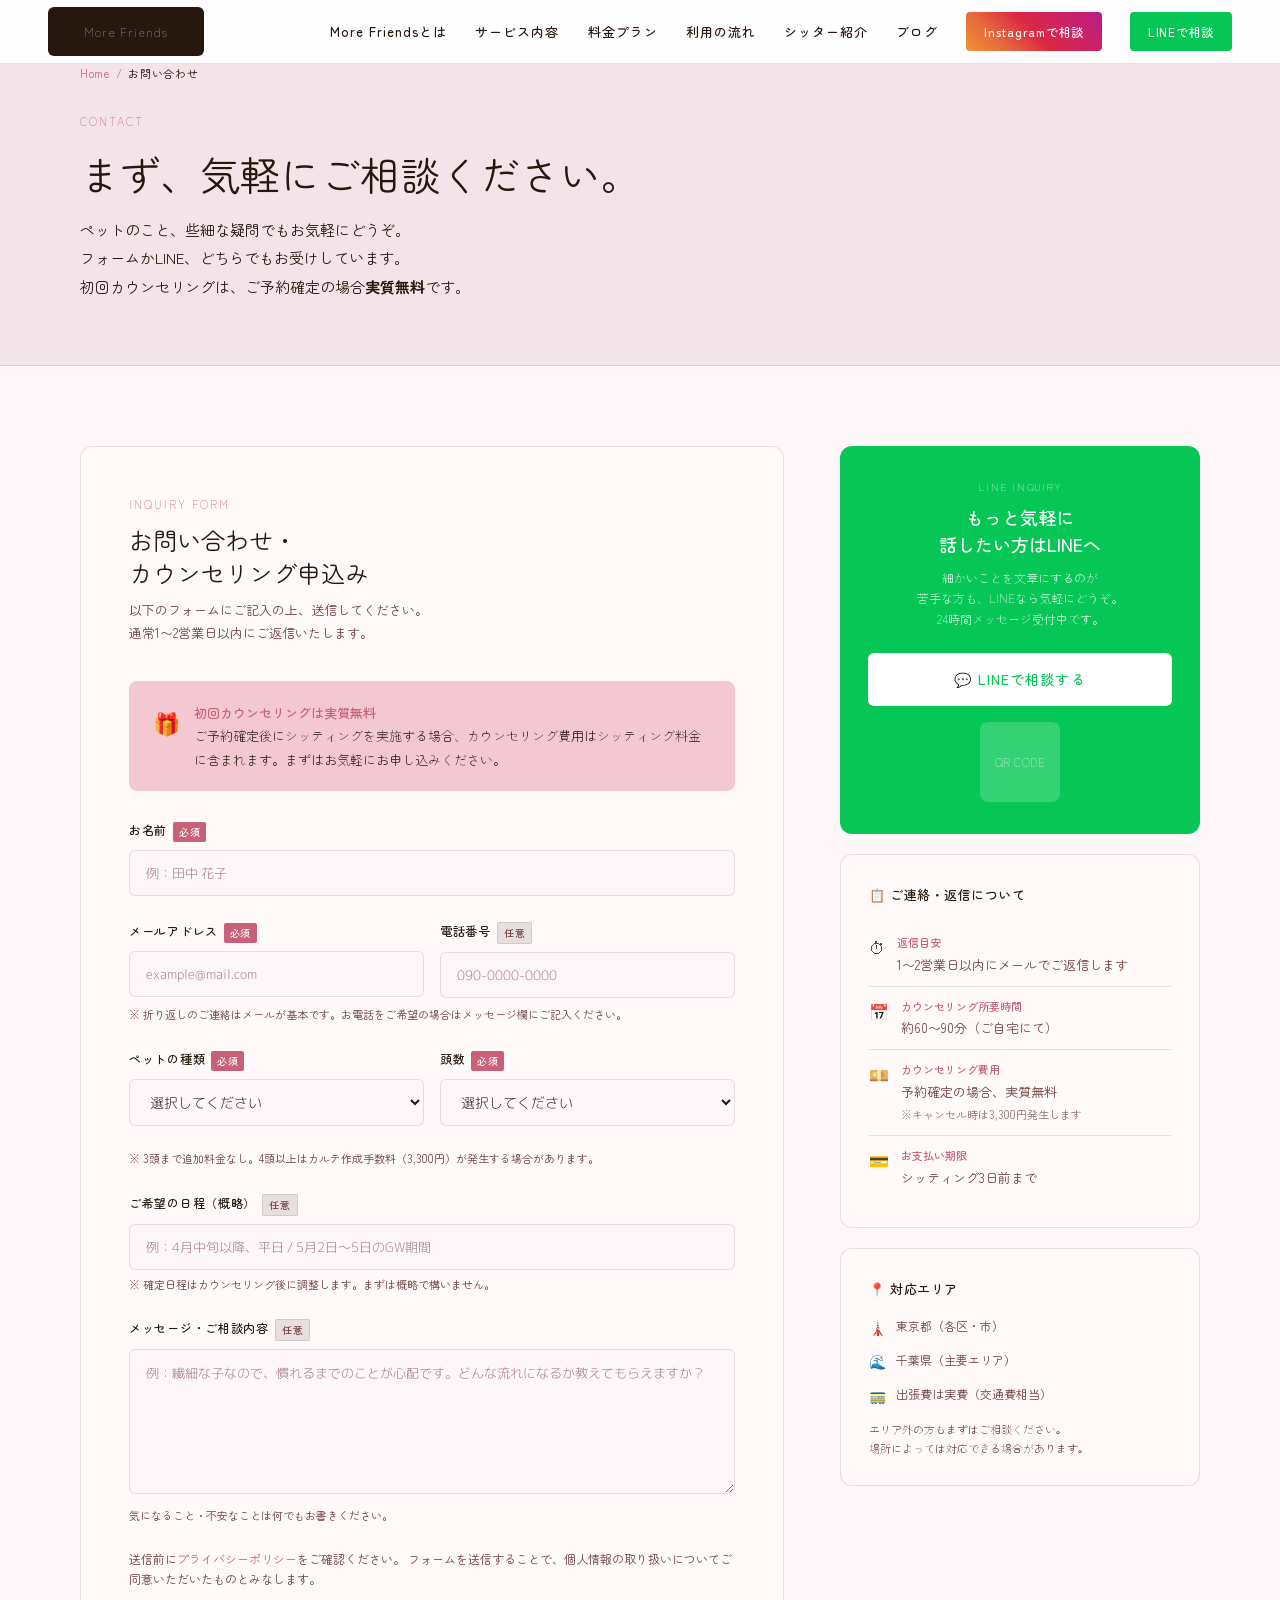
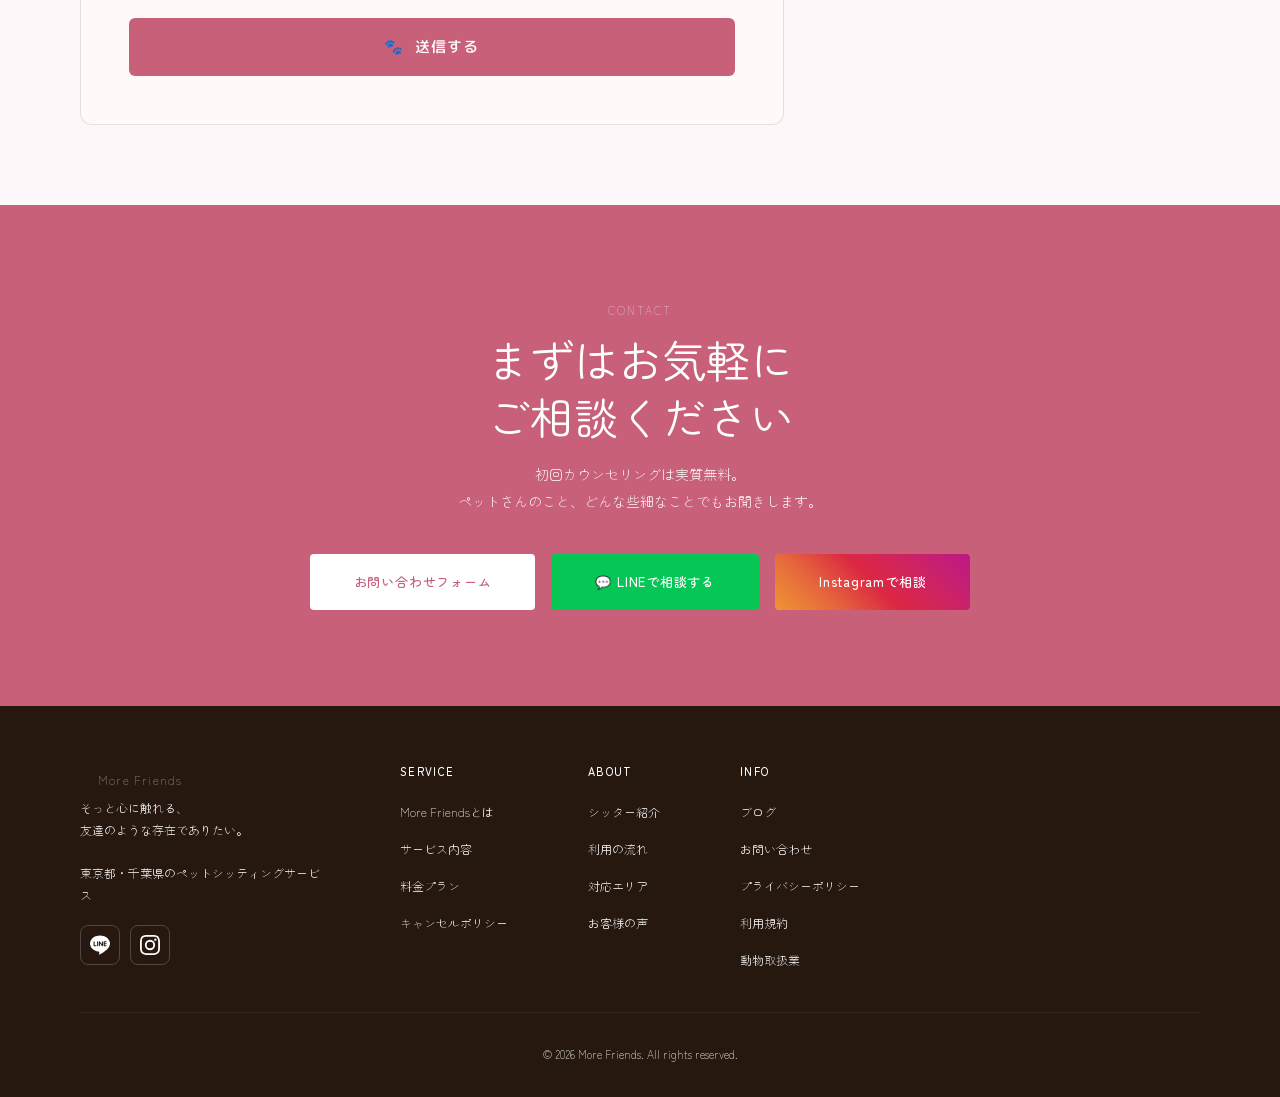
<file: contact.html>
<!DOCTYPE html>
<html lang="ja">
<head>
  <meta charset="UTF-8">
  <meta name="viewport" content="width=device-width, initial-scale=1.0">
  <title>お問い合わせ — More Friends</title>
  <meta name="description" content="More Friendsへのお問い合わせ・カウンセリング申込みフォーム。まずはお気軽にご相談ください。LINEでのご相談も受け付けています。">
  <link rel="preconnect" href="https://fonts.googleapis.com">
  <link href="https://fonts.googleapis.com/css2?family=M+PLUS+Rounded+1c:wght@300;400;500&display=swap" rel="stylesheet">
  <link rel="stylesheet" href="wireframe-base.css">
  <style>
    /* ── ページヘッダー ── */
    .page-header {
      padding-top: 64px;
      background: var(--bg-mid);
      padding-bottom: 64px;
      padding-left: 80px;
      padding-right: 80px;
      border-bottom: 1px solid var(--border);
    }
    .page-header .label { margin-bottom: 16px; }
    .page-header-title {
      font-size: 40px;
      font-weight: 400;
      color: var(--text);
      line-height: 1.3;
      margin-bottom: 16px;
    }
    .page-header-lead {
      font-size: 15px;
      color: var(--text-sub);
      line-height: 1.9;
      max-width: 520px;
    }
    .page-breadcrumb {
      font-size: 11px;
      color: var(--text-sub);
      letter-spacing: 0.06em;
      margin-bottom: 28px;
    }
    .page-breadcrumb a { color: var(--primary); text-decoration: none; }
    .page-breadcrumb span { margin: 0 6px; opacity: 0.5; }

    /* ── メインレイアウト (2カラム) ── */
    .contact-layout {
      display: grid;
      grid-template-columns: 1fr 360px;
      gap: 56px;
      align-items: start;
      padding: 80px 80px;
    }

    /* ── フォーム ── */
    .contact-form-wrap {
      background: var(--bg2);
      border: 1px solid var(--border);
      border-radius: 12px;
      padding: 48px 48px;
    }
    .contact-form-wrap .label { margin-bottom: 8px; }
    .contact-form-title {
      font-size: 24px;
      font-weight: 400;
      color: var(--text);
      margin-bottom: 8px;
      line-height: 1.4;
    }
    .contact-form-sub {
      font-size: 13px;
      color: var(--text-sub);
      line-height: 1.8;
      margin-bottom: 36px;
    }
    .form-row {
      margin-bottom: 24px;
    }
    .form-row label {
      display: block;
      font-size: 12px;
      font-weight: 500;
      color: var(--text);
      letter-spacing: 0.06em;
      margin-bottom: 8px;
    }
    .form-row label .req {
      display: inline-block;
      font-size: 10px;
      color: #fff;
      background: var(--primary);
      padding: 1px 6px;
      border-radius: 2px;
      letter-spacing: 0.04em;
      margin-left: 6px;
      vertical-align: middle;
    }
    .form-row label .opt {
      display: inline-block;
      font-size: 10px;
      color: var(--text-sub);
      background: var(--border);
      border: 1px solid var(--border);
      padding: 1px 6px;
      border-radius: 2px;
      margin-left: 6px;
      vertical-align: middle;
    }
    .form-input {
      width: 100%;
      background: var(--bg);
      border: 1.5px solid var(--border);
      border-radius: 6px;
      padding: 12px 16px;
      font-family: 'M PLUS Rounded 1c', sans-serif;
      font-size: 14px;
      font-weight: 300;
      color: var(--text);
      outline: none;
      transition: border-color 0.2s;
    }
    .form-input:focus {
      border-color: var(--primary);
    }
    .form-input::placeholder {
      color: var(--ph-text);
      font-size: 13px;
    }
    textarea.form-input {
      resize: vertical;
      min-height: 120px;
      line-height: 1.7;
    }
    .form-row-2col {
      display: grid;
      grid-template-columns: 1fr 1fr;
      gap: 16px;
      margin-bottom: 24px;
    }
    .form-hint {
      font-size: 11px;
      color: var(--text-sub);
      margin-top: 6px;
      line-height: 1.6;
    }

    /* カウンセリング無料バナー */
    .counseling-note {
      background: var(--primary-l);
      border-radius: 8px;
      padding: 20px 24px;
      margin-bottom: 28px;
      display: flex;
      align-items: flex-start;
      gap: 14px;
    }
    .counseling-note-icon {
      font-size: 22px;
      flex-shrink: 0;
      margin-top: 2px;
    }
    .counseling-note-text {
      font-size: 13px;
      color: var(--text);
      line-height: 1.8;
    }
    .counseling-note-text strong {
      font-weight: 500;
      color: var(--primary);
    }

    .form-privacy {
      font-size: 12px;
      color: var(--text-sub);
      line-height: 1.7;
      margin-bottom: 28px;
    }
    .form-privacy a { color: var(--primary); }

    .btn-submit {
      width: 100%;
      background: var(--primary);
      color: #fff;
      font-family: 'M PLUS Rounded 1c', sans-serif;
      font-size: 15px;
      font-weight: 500;
      letter-spacing: 0.08em;
      padding: 18px 36px;
      border: none;
      border-radius: 6px;
      cursor: pointer;
      transition: background 0.2s;
      display: flex;
      align-items: center;
      justify-content: center;
      gap: 10px;
    }
    .btn-submit:hover { background: var(--primary-d); }

    /* ── サイドパネル ── */
    .contact-side {
      display: flex;
      flex-direction: column;
      gap: 20px;
      position: sticky;
      top: 80px;
    }

    /* LINEカード */
    .line-card {
      background: #06C755;
      border-radius: 12px;
      padding: 32px 28px;
      color: #fff;
      text-align: center;
    }
    .line-card-eyebrow {
      font-size: 10px;
      letter-spacing: 0.16em;
      text-transform: uppercase;
      opacity: 0.75;
      margin-bottom: 8px;
    }
    .line-card-title {
      font-size: 18px;
      font-weight: 500;
      line-height: 1.5;
      margin-bottom: 10px;
    }
    .line-card-sub {
      font-size: 12px;
      opacity: 0.85;
      line-height: 1.7;
      margin-bottom: 24px;
    }
    .btn-line-block {
      display: block;
      width: 100%;
      background: #fff;
      color: #06C755;
      font-size: 14px;
      font-weight: 500;
      letter-spacing: 0.08em;
      padding: 14px 24px;
      border-radius: 6px;
      text-decoration: none;
      text-align: center;
      transition: opacity 0.2s;
    }
    .btn-line-block:hover { opacity: 0.9; }
    .line-qr {
      width: 80px;
      height: 80px;
      background: rgba(255,255,255,0.25);
      border-radius: 8px;
      display: flex;
      align-items: center;
      justify-content: center;
      margin: 16px auto 0;
      font-size: 11px;
      opacity: 0.75;
      letter-spacing: 0.04em;
    }

    /* 返信目安カード */
    .info-card {
      background: var(--bg2);
      border: 1px solid var(--border);
      border-radius: 12px;
      padding: 28px 28px;
    }
    .info-card-title {
      font-size: 13px;
      font-weight: 500;
      color: var(--text);
      margin-bottom: 16px;
      letter-spacing: 0.04em;
    }
    .info-row {
      display: flex;
      align-items: flex-start;
      gap: 12px;
      font-size: 13px;
      color: var(--text-sub);
      line-height: 1.7;
      padding: 10px 0;
      border-bottom: 1px solid var(--border);
    }
    .info-row:last-child { border-bottom: none; }
    .info-row-icon {
      font-size: 16px;
      flex-shrink: 0;
      margin-top: 1px;
    }
    .info-row-label {
      font-size: 11px;
      font-weight: 500;
      color: var(--primary);
      display: block;
      margin-bottom: 2px;
    }

    /* アクセスカード */
    .access-card {
      background: var(--bg2);
      border: 1px solid var(--border);
      border-radius: 12px;
      padding: 28px 28px;
    }
    .access-card-title {
      font-size: 13px;
      font-weight: 500;
      color: var(--text);
      margin-bottom: 16px;
      letter-spacing: 0.04em;
    }
    .access-item {
      display: flex;
      align-items: flex-start;
      gap: 10px;
      font-size: 12px;
      color: var(--text-sub);
      line-height: 1.7;
      margin-bottom: 10px;
    }
    .access-item-icon { flex-shrink: 0; font-size: 14px; }

  </style>
</head>
<body>

<!-- ─── HEADER ─── -->
<!-- parts/header.php -->
<header>
  <a href="/" class="header-logo">
    <div class="ph-logo">More Friends</div>
  </a>
  <nav id="sp-nav" aria-hidden="true">
    <a href="./about.html">More Friendsとは</a>
    <a href="./service.html">サービス内容</a>
    <a href="./price.html">料金プラン</a>
    <a href="./flow.html">利用の流れ</a>
    <a href="./sitter.html">シッター紹介</a>
    <a href="./blog.html">ブログ</a>
    <a href="#" class="btn-ig">Instagramで相談</a>
    <a href="./contact.html" class="btn-line">LINEで相談</a>
  </nav>
  <!-- SP: ハンバーガーボタン -->
  <button class="hamburger" aria-label="メニューを開く" aria-expanded="false" aria-controls="sp-nav">
    <span></span>
    <span></span>
    <span></span>
  </button>
</header>

<main>

<!-- ─── PAGE HEADER ─── -->
<!-- parts/page-header.php -->
<section class="page-header">
  <p class="page-breadcrumb">
    <a href="/">Home</a><span>/</span>お問い合わせ
  </p>
  <span class="label">Contact</span>
  <h1 class="page-header-title">まず、気軽にご相談ください。</h1>
  <p class="page-header-lead">
    ペットのこと、些細な疑問でもお気軽にどうぞ。<br>
    フォームかLINE、どちらでもお受けしています。<br>
    初回カウンセリングは、ご予約確定の場合<strong>実質無料</strong>です。
  </p>
</section>

<!-- ─── MAIN CONTACT LAYOUT ─── -->
<!-- parts/contact-form.php -->
<div class="contact-layout">

  <!-- フォーム -->
  <div class="contact-form-wrap">
    <span class="label">Inquiry Form</span>
    <h2 class="contact-form-title">お問い合わせ・<br>カウンセリング申込み</h2>
    <p class="contact-form-sub">
      以下のフォームにご記入の上、送信してください。<br>
      通常1〜2営業日以内にご返信いたします。
    </p>

    <!-- カウンセリング無料バナー -->
    <div class="counseling-note">
      <div class="counseling-note-icon">🎁</div>
      <div class="counseling-note-text">
        <strong>初回カウンセリングは実質無料</strong><br>
        ご予約確定後にシッティングを実施する場合、カウンセリング費用はシッティング料金に含まれます。まずはお気軽にお申し込みください。
      </div>
    </div>

    <!-- お名前 -->
    <div class="form-row">
      <label for="name">お名前<span class="req">必須</span></label>
      <input class="form-input" type="text" id="name" placeholder="例：田中 花子" />
    </div>

    <!-- メール / 電話 -->
    <div class="form-row-2col">
      <div class="form-row" style="margin-bottom:0">
        <label for="email">メールアドレス<span class="req">必須</span></label>
        <input class="form-input" type="email" id="email" placeholder="example@mail.com" />
      </div>
      <div class="form-row" style="margin-bottom:0">
        <label for="tel">電話番号<span class="opt">任意</span></label>
        <input class="form-input" type="tel" id="tel" placeholder="090-0000-0000" />
      </div>
    </div>
    <p class="form-hint" style="margin-top:-16px; margin-bottom:24px;">※ 折り返しのご連絡はメールが基本です。お電話をご希望の場合はメッセージ欄にご記入ください。</p>

    <!-- ペットの種類・頭数 -->
    <div class="form-row-2col">
      <div class="form-row" style="margin-bottom:0">
        <label for="pet-type">ペットの種類<span class="req">必須</span></label>
        <select class="form-input" id="pet-type" style="cursor:pointer;">
          <option value="" disabled selected>選択してください</option>
          <option>犬</option>
          <option>猫</option>
          <option>小動物（うさぎ・ハムスター等）</option>
          <option>鳥類</option>
          <option>その他</option>
        </select>
      </div>
      <div class="form-row" style="margin-bottom:0">
        <label for="pet-count">頭数<span class="req">必須</span></label>
        <select class="form-input" id="pet-count" style="cursor:pointer;">
          <option value="" disabled selected>選択してください</option>
          <option>1頭</option>
          <option>2頭</option>
          <option>3頭</option>
          <option>4頭以上（要相談）</option>
        </select>
      </div>
    </div>
    <p class="form-hint" style="margin-top:6px; margin-bottom:24px;">※ 3頭まで追加料金なし。4頭以上はカルテ作成手数料（3,300円）が発生する場合があります。</p>

    <!-- 希望日程 -->
    <div class="form-row">
      <label for="schedule">ご希望の日程（概略）<span class="opt">任意</span></label>
      <input class="form-input" type="text" id="schedule" placeholder="例：4月中旬以降、平日 / 5月2日〜5日のGW期間" />
      <p class="form-hint">※ 確定日程はカウンセリング後に調整します。まずは概略で構いません。</p>
    </div>

    <!-- メッセージ -->
    <div class="form-row">
      <label for="message">メッセージ・ご相談内容<span class="opt">任意</span></label>
      <textarea class="form-input" id="message" rows="5" placeholder="例：繊細な子なので、慣れるまでのことが心配です。どんな流れになるか教えてもらえますか？"></textarea>
      <p class="form-hint">気になること・不安なことは何でもお書きください。</p>
    </div>

    <!-- プライバシー同意 -->
    <p class="form-privacy">
      送信前に<a href="/privacy">プライバシーポリシー</a>をご確認ください。
      フォームを送信することで、個人情報の取り扱いについてご同意いただいたものとみなします。
    </p>

    <button class="btn-submit" type="button">
      <span>🐾</span> 送信する
    </button>
  </div>

  <!-- サイドパネル -->
  <div class="contact-side">

    <!-- parts/line-card.php -->
    <!-- LINE カード -->
    <div class="line-card">
      <p class="line-card-eyebrow">LINE Inquiry</p>
      <h3 class="line-card-title">もっと気軽に<br>話したい方はLINEへ</h3>
      <p class="line-card-sub">
        細かいことを文章にするのが<br>
        苦手な方も、LINEなら気軽にどうぞ。<br>
        24時間メッセージ受付中です。
      </p>
      <a href="#" class="btn-line-block">💬 LINEで相談する</a>
      <div class="line-qr">QR CODE</div>
    </div>

    <!-- 返信目安カード -->
    <div class="info-card">
      <p class="info-card-title">📋 ご連絡・返信について</p>
      <div class="info-row">
        <span class="info-row-icon">⏱</span>
        <div>
          <span class="info-row-label">返信目安</span>
          1〜2営業日以内にメールでご返信します
        </div>
      </div>
      <div class="info-row">
        <span class="info-row-icon">📅</span>
        <div>
          <span class="info-row-label">カウンセリング所要時間</span>
          約60〜90分（ご自宅にて）
        </div>
      </div>
      <div class="info-row">
        <span class="info-row-icon">💴</span>
        <div>
          <span class="info-row-label">カウンセリング費用</span>
          予約確定の場合、実質無料<br>
          <span style="font-size:11px; opacity:0.75;">※キャンセル時は3,300円発生します</span>
        </div>
      </div>
      <div class="info-row">
        <span class="info-row-icon">💳</span>
        <div>
          <span class="info-row-label">お支払い期限</span>
          シッティング3日前まで
        </div>
      </div>
    </div>

    <!-- 対応エリアカード -->
    <div class="access-card">
      <p class="access-card-title">📍 対応エリア</p>
      <div class="access-item">
        <span class="access-item-icon">🗼</span>
        <span>東京都（各区・市）</span>
      </div>
      <div class="access-item">
        <span class="access-item-icon">🌊</span>
        <span>千葉県（主要エリア）</span>
      </div>
      <div class="access-item">
        <span class="access-item-icon">🚃</span>
        <span>出張費は実費（交通費相当）</span>
      </div>
      <p style="font-size:11px; color:var(--text-sub); margin-top:12px; line-height:1.7;">
        エリア外の方もまずはご相談ください。<br>
        場所によっては対応できる場合があります。
      </p>
    </div>

  </div>
</div>

<!-- ─── CTA SECTION ─── -->
<!-- parts/cta.php -->
<section class="cta-section">
  <span class="label">Contact</span>
  <h2 class="section-title">まずはお気軽に<br>ご相談ください</h2>
  <p>初回カウンセリングは実質無料。<br>ペットさんのこと、どんな些細なことでもお聞きします。</p>
  <div class="cta-buttons">
    <a href="#form" class="btn-cta-white">お問い合わせフォーム</a>
    <a href="#" class="btn-line-lg">💬 LINEで相談する</a>
    <a href="#" class="btn-ig-lg">Instagramで相談</a>
  </div>
</section>

</main>

<!-- ─── FOOTER ─── -->
<!-- parts/footer.php -->
<footer>
  <div class="footer-top">
    <div>
      <div class="ph-logo footer-logo">More Friends</div>
      <div class="footer-tagline">
        そっと心に触れる、<br>友達のような存在でありたい。<br><br>
        東京都・千葉県のペットシッティングサービス
      </div>
      <div class="footer-sns">
        <a href="#" class="footer-sns-btn" aria-label="LINE">
          <svg xmlns="http://www.w3.org/2000/svg" width="20" height="20" viewBox="0 0 24 24" fill="currentColor"><path d="M19.365 9.863c.349 0 .63.285.63.631 0 .345-.281.63-.63.63H17.61v1.125h1.755c.349 0 .63.283.63.63 0 .344-.281.629-.63.629h-2.386c-.345 0-.627-.285-.627-.629V8.108c0-.345.282-.63.627-.63h2.386c.349 0 .63.285.63.63 0 .349-.281.63-.63.63H17.61v1.125h1.755zm-3.855 3.016c0 .27-.174.51-.432.596-.064.021-.133.031-.199.031-.211 0-.391-.09-.51-.25l-2.443-3.317v2.94c0 .344-.279.629-.631.629-.346 0-.626-.285-.626-.629V8.108c0-.27.173-.51.43-.595.06-.023.136-.033.194-.033.195 0 .375.104.495.254l2.462 3.33V8.108c0-.345.282-.63.63-.63.345 0 .63.285.63.63v4.771zm-5.741 0c0 .344-.282.629-.631.629-.345 0-.627-.285-.627-.629V8.108c0-.345.282-.63.627-.63.349 0 .631.285.631.63v4.771zm-2.466.629H4.917c-.345 0-.63-.285-.63-.629V8.108c0-.345.285-.63.63-.63.348 0 .63.285.63.63v4.141h1.756c.348 0 .629.283.629.63 0 .344-.281.629-.629.629M24 10.314C24 4.943 18.615.572 12 .572S0 4.943 0 10.314c0 4.811 4.27 8.842 10.035 9.608.391.082.923.258 1.058.59.12.301.079.766.038 1.08l-.164 1.02c-.045.301-.24 1.186 1.049.645 1.291-.539 6.916-4.078 9.436-6.975C23.176 14.393 24 12.458 24 10.314"/></svg>
        </a>
        <a href="#" class="footer-sns-btn" aria-label="Instagram">
          <svg xmlns="http://www.w3.org/2000/svg" width="20" height="20" viewBox="0 0 24 24" fill="currentColor"><path d="M12 2.163c3.204 0 3.584.012 4.85.07 3.252.148 4.771 1.691 4.919 4.919.058 1.265.069 1.645.069 4.849 0 3.205-.012 3.584-.069 4.849-.149 3.225-1.664 4.771-4.919 4.919-1.266.058-1.644.07-4.85.07-3.204 0-3.584-.012-4.849-.07-3.26-.149-4.771-1.699-4.919-4.92-.058-1.265-.07-1.644-.07-4.849 0-3.204.013-3.583.07-4.849.149-3.227 1.664-4.771 4.919-4.919 1.266-.057 1.645-.069 4.849-.069zM12 0C8.741 0 8.333.014 7.053.072 2.695.272.273 2.69.073 7.052.014 8.333 0 8.741 0 12c0 3.259.014 3.668.072 4.948.2 4.358 2.618 6.78 6.98 6.98C8.333 23.986 8.741 24 12 24c3.259 0 3.668-.014 4.948-.072 4.354-.2 6.782-2.618 6.979-6.98.059-1.28.073-1.689.073-4.948 0-3.259-.014-3.667-.072-4.947-.196-4.354-2.617-6.78-6.979-6.98C15.668.014 15.259 0 12 0zm0 5.838a6.162 6.162 0 100 12.324 6.162 6.162 0 000-12.324zM12 16a4 4 0 110-8 4 4 0 010 8zm6.406-11.845a1.44 1.44 0 100 2.881 1.44 1.44 0 000-2.881z"/></svg>
        </a>
      </div>
    </div>
    <div class="footer-nav">
      <div class="footer-nav-col">
        <p class="footer-nav-heading">Service</p>
        <ul>
          <li><a href="./about.html">More Friendsとは</a></li>
          <li><a href="./service.html">サービス内容</a></li>
          <li><a href="./price.html">料金プラン</a></li>
          <li><a href="./cancel.html">キャンセルポリシー</a></li>
        </ul>
      </div>
      <div class="footer-nav-col">
        <p class="footer-nav-heading">About</p>
        <ul>
          <li><a href="./sitter.html">シッター紹介</a></li>
          <li><a href="./flow.html">利用の流れ</a></li>
          <li><a href="./area.html">対応エリア</a></li>
          <li><a href="./reviews.html">お客様の声</a></li>
        </ul>
      </div>
      <div class="footer-nav-col">
        <p class="footer-nav-heading">Info</p>
        <ul>
          <li><a href="./blog.html">ブログ</a></li>
          <li><a href="./contact.html">お問い合わせ</a></li>
          <li><a href="#">プライバシーポリシー</a></li>
          <li><a href="#">利用規約</a></li>
          <li><a href="#">動物取扱業</a></li>
        </ul>
      </div>
    </div>
  </div>
  <div class="footer-bottom">
    <span>© 2026 More Friends. All rights reserved.</span>
  </div>
</footer>

<script>
document.querySelector('.hamburger')?.addEventListener('click', function() {
  const nav = document.getElementById('sp-nav');
  const isOpen = nav.classList.toggle('open');
  this.setAttribute('aria-expanded', isOpen);
  nav.setAttribute('aria-hidden', !isOpen);
});
</script>

</body>
</html>
</file>
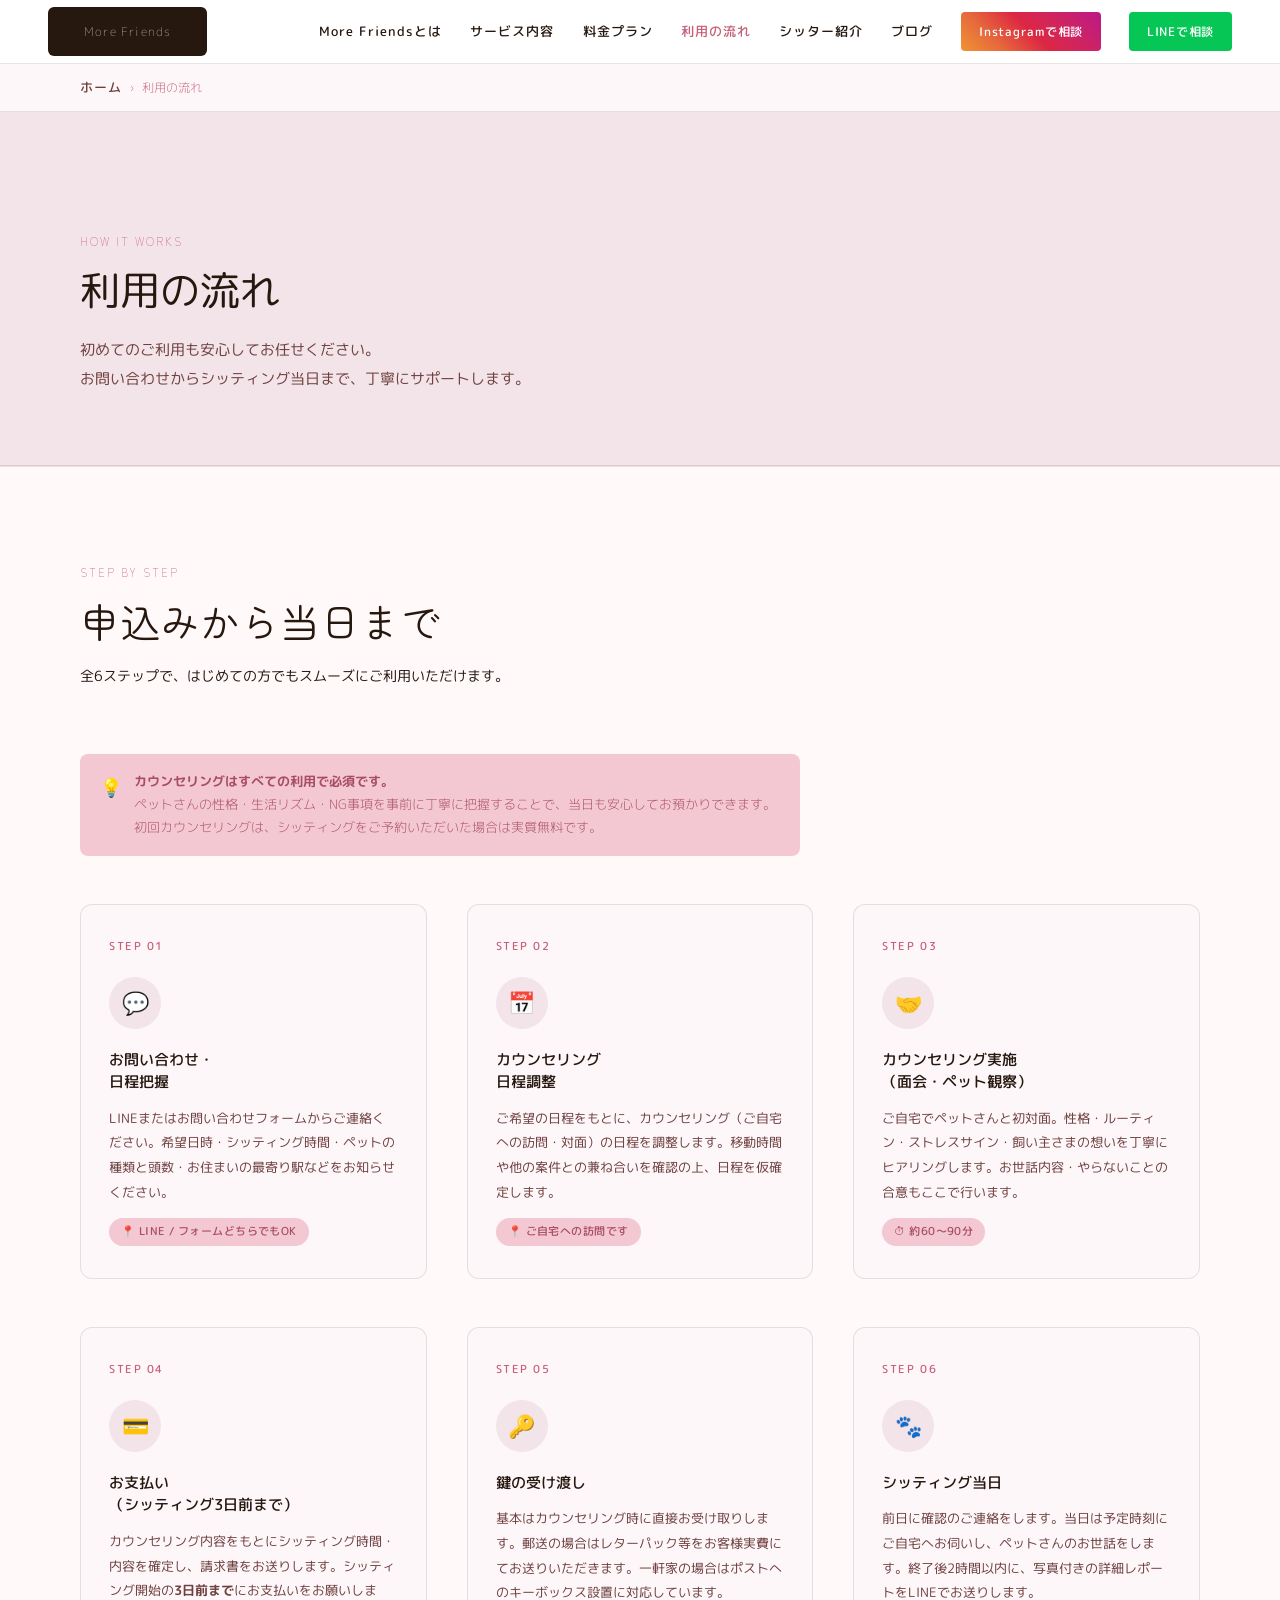
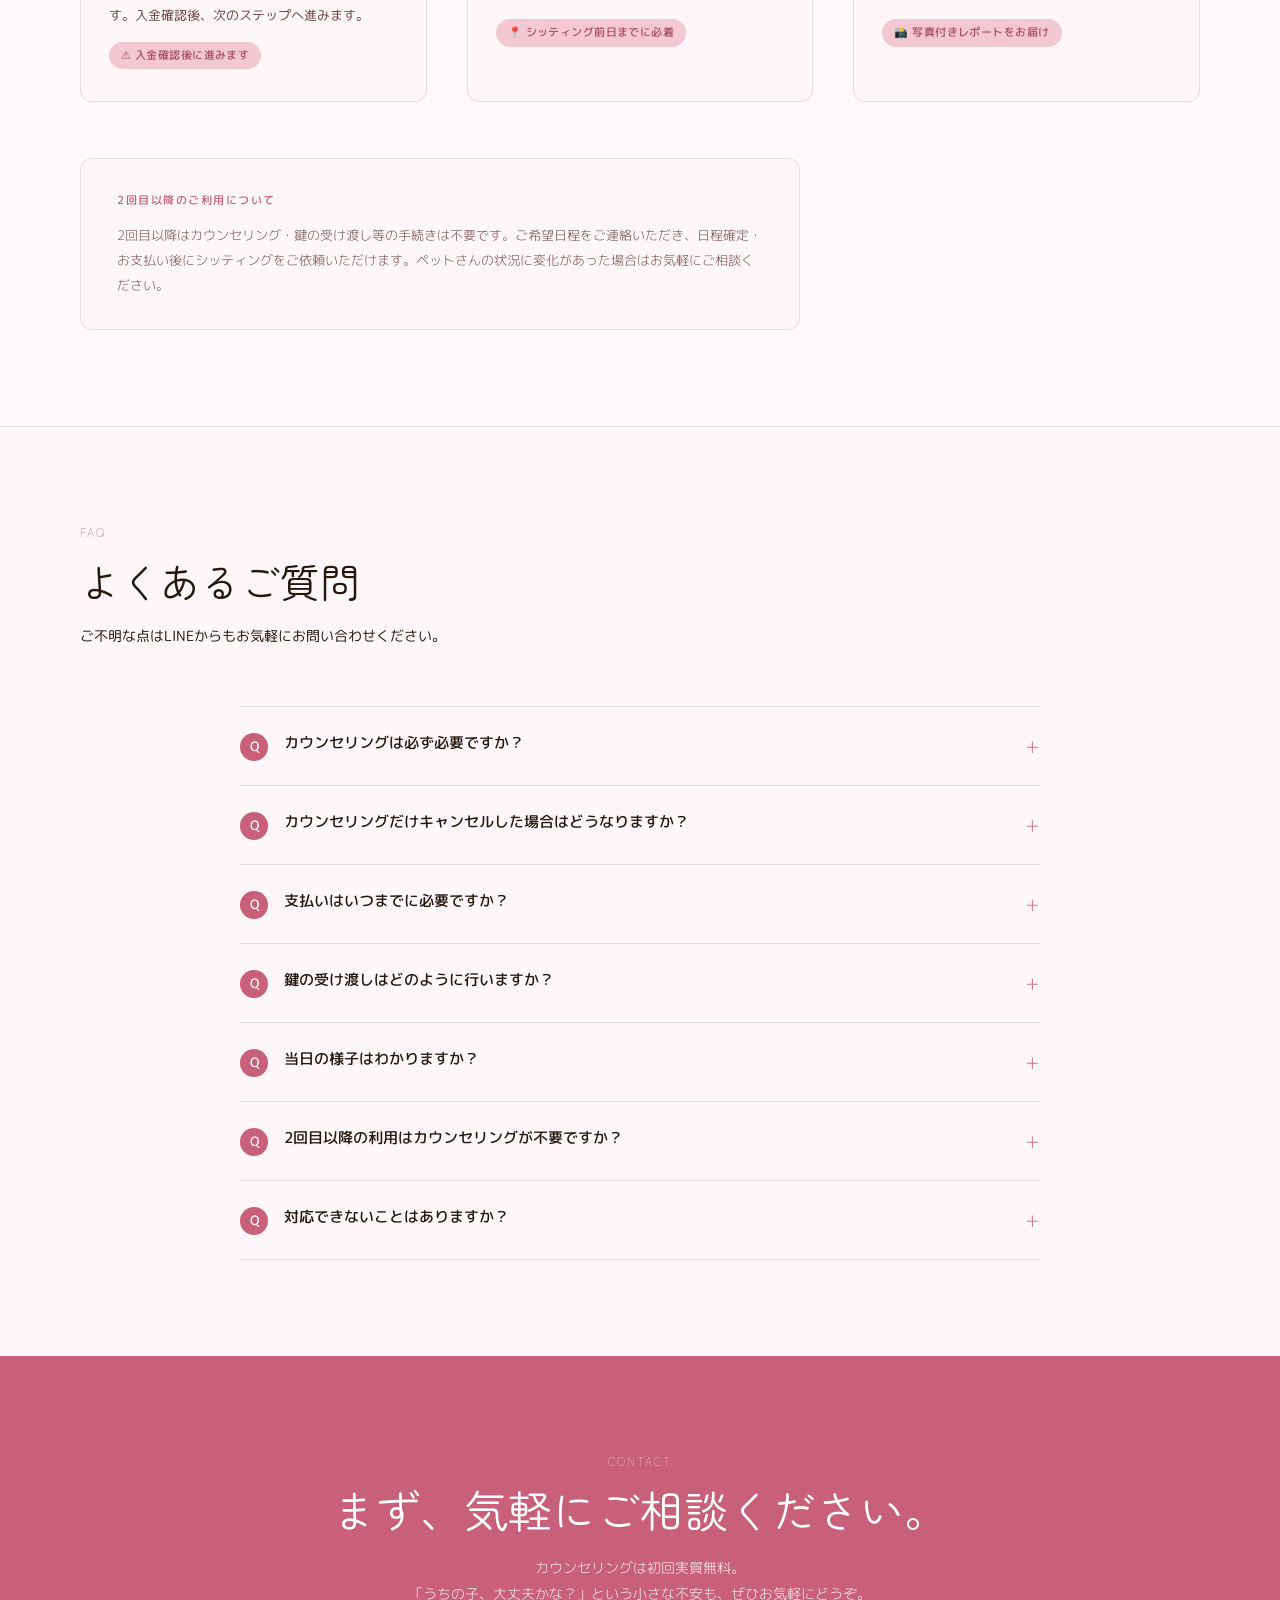
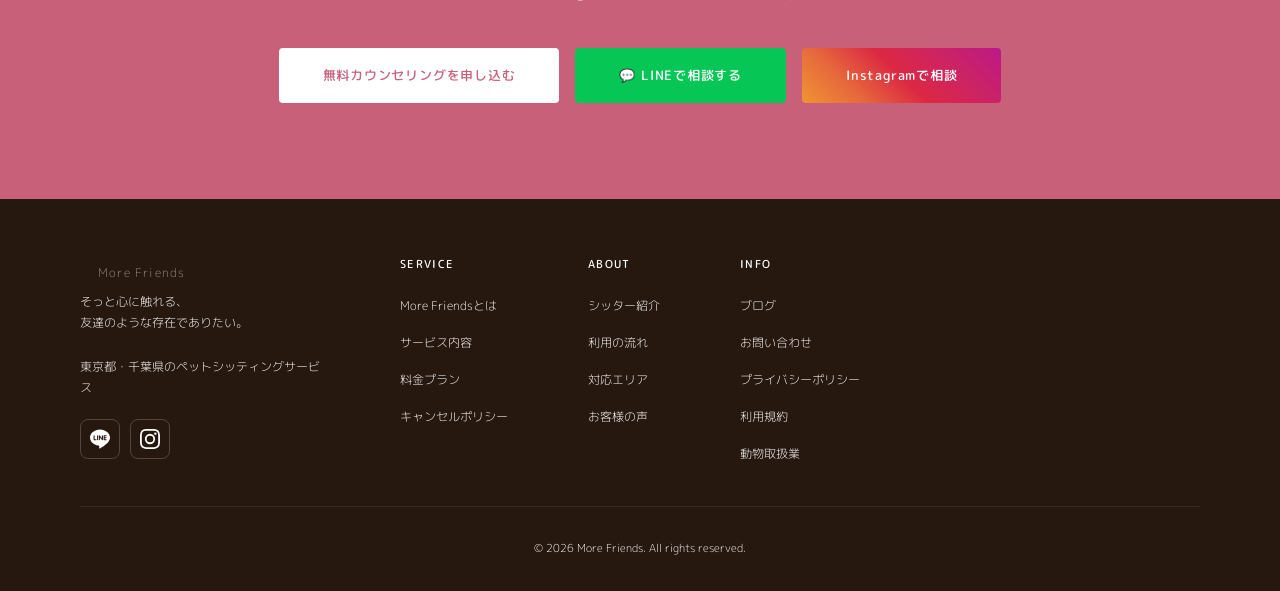
<file: flow.html>
<!DOCTYPE html>
<html lang="ja">
<head>
  <meta charset="UTF-8">
  <meta name="viewport" content="width=device-width, initial-scale=1.0">
  <title>利用の流れ — More Friends</title>
  <meta name="description" content="More Friendsのご利用の流れ。お問い合わせ→カウンセリング→シッティング当日まで、ステップごとに丁寧に解説します。">
  <link rel="preconnect" href="https://fonts.googleapis.com">
  <link href="https://fonts.googleapis.com/css2?family=M+PLUS+Rounded+1c:wght@300;400;500&display=swap" rel="stylesheet">
  <link rel="stylesheet" href="wireframe-base.css">
  <style>
    /* ページ固有スタイル */
    body { font-family: 'M PLUS Rounded 1c', 'Zen Maru Gothic', sans-serif; }

    /* ---- PAGE HEADER ---- */
    .page-header {
      background: var(--bg-mid);
      padding: 100px 80px 72px;
      padding-top: calc(64px + 56px); /* header height + spacing */
      border-bottom: 1px solid var(--border);
    }
    .page-header .label { display: block; margin-bottom: 12px; }
    .page-header h1 {
      font-size: 40px;
      font-weight: 400;
      color: var(--text);
      line-height: 1.3;
      margin-bottom: 20px;
    }
    .page-header p {
      font-size: 15px;
      color: var(--text-sub);
      max-width: 560px;
      line-height: 1.9;
    }

    /* ---- STEP SECTION (bg2 with border) ---- */
    .section-flow {
      background: var(--bg2);
      border-top: 1px solid var(--border);
      border-bottom: 1px solid var(--border);
      padding: 96px 80px;
    }
    .section-flow .section-header { margin-bottom: 64px; }

    /* 6ステップを2行3列グリッド */
    .flow-grid {
      display: grid;
      grid-template-columns: repeat(3, 1fr);
      gap: 48px 40px;
    }

    .flow-card {
      background: var(--bg);
      border: 1px solid var(--border);
      border-radius: 12px;
      padding: 32px 28px;
      position: relative;
    }

    .flow-card-num {
      font-size: 11px;
      letter-spacing: 0.14em;
      color: var(--primary);
      font-weight: 500;
      margin-bottom: 20px;
    }

    .flow-card .flow-icon {
      margin-bottom: 20px;
    }

    .flow-card-title {
      font-size: 15px;
      font-weight: 500;
      color: var(--text);
      margin-bottom: 12px;
      line-height: 1.5;
    }

    .flow-card-text {
      font-size: 13px;
      color: var(--text-sub);
      line-height: 1.9;
    }

    .flow-card-note {
      display: inline-block;
      margin-top: 14px;
      background: var(--primary-l);
      color: var(--primary-d);
      font-size: 11px;
      font-weight: 500;
      padding: 4px 12px;
      border-radius: 100px;
      letter-spacing: 0.04em;
    }

    /* 矢印コネクター（1行目：1→2→3、2行目：4→5→6） */
    .flow-row-connector {
      display: flex;
      align-items: center;
      justify-content: center;
      gap: 8px;
      margin: -20px 0;
      padding: 0 80px;
      position: relative;
    }
    .flow-row-label {
      font-size: 12px;
      color: var(--primary);
      text-align: center;
      margin: 8px 0 28px;
      letter-spacing: 0.06em;
    }

    /* ---- FAQ SECTION ---- */
    .section-faq {
      background: var(--bg);
      padding: 96px 80px;
    }
    .section-faq .section-header { margin-bottom: 56px; }

    .faq__list {
      max-width: 800px;
      margin: 0 auto;
      display: flex;
      flex-direction: column;
      gap: 0;
    }

    .faq__item {
      border-bottom: 1px solid var(--border);
    }
    .faq__item:first-child {
      border-top: 1px solid var(--border);
    }

    .faq__question {
      display: flex;
      align-items: flex-start;
      gap: 16px;
      padding: 24px 0;
      cursor: pointer;
    }
    .faq__question-mark {
      width: 28px;
      height: 28px;
      background: var(--primary);
      color: #fff;
      border-radius: 50%;
      font-size: 13px;
      font-weight: 500;
      display: flex;
      align-items: center;
      justify-content: center;
      flex-shrink: 0;
      margin-top: 2px;
    }
    .faq__question-text {
      flex: 1;
      font-size: 15px;
      font-weight: 500;
      color: var(--text);
      line-height: 1.6;
    }
    .faq__toggle {
      font-size: 20px;
      color: var(--primary);
      flex-shrink: 0;
      transition: transform 0.2s;
      line-height: 1;
      margin-top: 4px;
    }
    .faq__toggle.open { transform: rotate(45deg); }

    .faq__answer {
      display: none;
      padding: 0 0 24px 44px;
    }
    .faq__answer.open { display: block; }
    .faq__answer-mark {
      display: inline-block;
      width: 28px;
      height: 28px;
      background: var(--primary-l);
      color: var(--primary-d);
      border-radius: 50%;
      font-size: 13px;
      font-weight: 500;
      text-align: center;
      line-height: 28px;
      margin-right: 12px;
      flex-shrink: 0;
      vertical-align: middle;
    }
    .faq__answer-text {
      font-size: 14px;
      color: var(--text-sub);
      line-height: 1.9;
    }

    /* breadcrumb */
    .breadcrumb {
      background: var(--bg);
      padding: 12px 80px;
      border-bottom: 1px solid var(--border);
      margin-top: 64px;
      display: flex;
      gap: 8px;
      font-size: 12px;
      color: var(--text-sub);
    }
    .breadcrumb a { color: var(--text-sub); text-decoration: none; }
    .breadcrumb a:hover { color: var(--primary); }
    .breadcrumb span { color: var(--primary); }

    /* section-header */
    .section-header { text-align: left; }
    .section-header .label { display: block; margin-bottom: 12px; }
    .section-header .section-title { margin-bottom: 16px; }
    .section-header .section-sub { max-width: 600px; }

    /* flow intro note */
    .flow-intro-note {
      display: flex;
      align-items: flex-start;
      gap: 12px;
      background: var(--primary-l);
      border-radius: 8px;
      padding: 16px 20px;
      margin-bottom: 48px;
      max-width: 720px;
    }
    .flow-intro-note-icon { font-size: 18px; flex-shrink: 0; margin-top: 2px; }
    .flow-intro-note-text { font-size: 13px; color: var(--primary-d); line-height: 1.8; }

    /* section separator label */
    .step-phase-label {
      font-size: 11px;
      letter-spacing: 0.14em;
      color: var(--text-sub);
      text-transform: uppercase;
      margin-bottom: 20px;
      padding-left: 2px;
    }

  </style>
</head>
<body>

<!-- ===== HEADER ===== -->
<!-- parts/header.php -->
<header>
  <a href="/" class="header-logo">
    <div class="ph-logo">More Friends</div>
  </a>
  <nav id="sp-nav" aria-hidden="true">
    <a href="./about.html">More Friendsとは</a>
    <a href="./service.html">サービス内容</a>
    <a href="./price.html">料金プラン</a>
    <a href="./flow.html" style="color:var(--primary); font-weight:500;">利用の流れ</a>
    <a href="./sitter.html">シッター紹介</a>
    <a href="./blog.html">ブログ</a>
    <a href="#" class="btn-ig">Instagramで相談</a>
    <a href="./contact.html" class="btn-line">LINEで相談</a>
  </nav>
  <!-- SP: ハンバーガーボタン -->
  <button class="hamburger" aria-label="メニューを開く" aria-expanded="false" aria-controls="sp-nav">
    <span></span>
    <span></span>
    <span></span>
  </button>
</header>

<main>

<!-- ===== BREADCRUMB ===== -->
<nav class="breadcrumb">
  <a href="/">ホーム</a>
  <span>›</span>
  <span>利用の流れ</span>
</nav>

<!-- ===== PAGE HEADER ===== -->
<!-- parts/page-header.php -->
<section class="page-header">
  <span class="label">How it Works</span>
  <h1>利用の流れ</h1>
  <p>初めてのご利用も安心してお任せください。<br>お問い合わせからシッティング当日まで、丁寧にサポートします。</p>
</section>

<!-- ===== STEP SECTION ===== -->
<!-- parts/flow-steps.php -->
<section class="section-flow">
  <div class="section-header">
    <span class="label">Step by Step</span>
    <h2 class="section-title">申込みから当日まで</h2>
    <p class="section-sub">全6ステップで、はじめての方でもスムーズにご利用いただけます。</p>
  </div>

  <div class="flow-intro-note">
    <span class="flow-intro-note-icon">💡</span>
    <p class="flow-intro-note-text">
      <strong>カウンセリングはすべての利用で必須です。</strong><br>
      ペットさんの性格・生活リズム・NG事項を事前に丁寧に把握することで、当日も安心してお預かりできます。初回カウンセリングは、シッティングをご予約いただいた場合は実質無料です。
    </p>
  </div>

  <div class="flow-grid">

    <!-- STEP 01 -->
    <div class="flow-card">
      <div class="flow-card-num">STEP 01</div>
      <div class="flow-icon">💬</div>
      <div class="flow-card-title">お問い合わせ・<br>日程把握</div>
      <div class="flow-card-text">
        LINEまたはお問い合わせフォームからご連絡ください。希望日時・シッティング時間・ペットの種類と頭数・お住まいの最寄り駅などをお知らせください。
      </div>
      <span class="flow-card-note">📍 LINE / フォームどちらでもOK</span>
    </div>

    <!-- STEP 02 -->
    <div class="flow-card">
      <div class="flow-card-num">STEP 02</div>
      <div class="flow-icon">📅</div>
      <div class="flow-card-title">カウンセリング<br>日程調整</div>
      <div class="flow-card-text">
        ご希望の日程をもとに、カウンセリング（ご自宅への訪問・対面）の日程を調整します。移動時間や他の案件との兼ね合いを確認の上、日程を仮確定します。
      </div>
      <span class="flow-card-note">📍 ご自宅への訪問です</span>
    </div>

    <!-- STEP 03 -->
    <div class="flow-card">
      <div class="flow-card-num">STEP 03</div>
      <div class="flow-icon">🤝</div>
      <div class="flow-card-title">カウンセリング実施<br>（面会・ペット観察）</div>
      <div class="flow-card-text">
        ご自宅でペットさんと初対面。性格・ルーティン・ストレスサイン・飼い主さまの想いを丁寧にヒアリングします。お世話内容・やらないことの合意もここで行います。
      </div>
      <span class="flow-card-note">⏱ 約60〜90分</span>
    </div>

    <!-- STEP 04 -->
    <div class="flow-card">
      <div class="flow-card-num">STEP 04</div>
      <div class="flow-icon">💳</div>
      <div class="flow-card-title">お支払い<br>（シッティング3日前まで）</div>
      <div class="flow-card-text">
        カウンセリング内容をもとにシッティング時間・内容を確定し、請求書をお送りします。シッティング開始の<strong>3日前まで</strong>にお支払いをお願いします。入金確認後、次のステップへ進みます。
      </div>
      <span class="flow-card-note">⚠ 入金確認後に進みます</span>
    </div>

    <!-- STEP 05 -->
    <div class="flow-card">
      <div class="flow-card-num">STEP 05</div>
      <div class="flow-icon">🔑</div>
      <div class="flow-card-title">鍵の受け渡し</div>
      <div class="flow-card-text">
        基本はカウンセリング時に直接お受け取りします。郵送の場合はレターパック等をお客様実費にてお送りいただきます。一軒家の場合はポストへのキーボックス設置に対応しています。
      </div>
      <span class="flow-card-note">📍 シッティング前日までに必着</span>
    </div>

    <!-- STEP 06 -->
    <div class="flow-card">
      <div class="flow-card-num">STEP 06</div>
      <div class="flow-icon">🐾</div>
      <div class="flow-card-title">シッティング当日</div>
      <div class="flow-card-text">
        前日に確認のご連絡をします。当日は予定時刻にご自宅へお伺いし、ペットさんのお世話をします。終了後2時間以内に、写真付きの詳細レポートをLINEでお送りします。
      </div>
      <span class="flow-card-note">📸 写真付きレポートをお届け</span>
    </div>

  </div>

  <!-- 補足: 2回目以降 -->
  <div style="margin-top:56px; padding:32px 36px; background:var(--bg); border:1px solid var(--border); border-radius:12px; max-width:720px;">
    <div class="flow-card-num" style="margin-bottom:12px;">2回目以降のご利用について</div>
    <p style="font-size:13px; color:var(--text-sub); line-height:1.9;">
      2回目以降はカウンセリング・鍵の受け渡し等の手続きは不要です。ご希望日程をご連絡いただき、日程確定・お支払い後にシッティングをご依頼いただけます。ペットさんの状況に変化があった場合はお気軽にご相談ください。
    </p>
  </div>
</section>

<!-- ===== FAQ SECTION ===== -->
<!-- parts/faq.php -->
<section class="section-faq">
  <div class="section-header">
    <span class="label">FAQ</span>
    <h2 class="section-title">よくあるご質問</h2>
    <p class="section-sub">ご不明な点はLINEからもお気軽にお問い合わせください。</p>
  </div>

  <div class="faq__list">

    <div class="faq__item">
      <div class="faq__question" onclick="toggleFaq(this)">
        <div class="faq__question-mark">Q</div>
        <div class="faq__question-text">カウンセリングは必ず必要ですか？</div>
        <div class="faq__toggle">+</div>
      </div>
      <div class="faq__answer">
        <p class="faq__answer-text">
          <span class="faq__answer-mark">A</span>はい、初回は必須です。ペットさんの性格・生活リズム・ストレスサインをしっかり把握してから初めて安心してお世話ができます。シッティングをご予約いただいた場合、カウンセリング費用は初回シッティング料金に含まれます（実質無料）。
        </p>
      </div>
    </div>

    <div class="faq__item">
      <div class="faq__question" onclick="toggleFaq(this)">
        <div class="faq__question-mark">Q</div>
        <div class="faq__question-text">カウンセリングだけキャンセルした場合はどうなりますか？</div>
        <div class="faq__toggle">+</div>
      </div>
      <div class="faq__answer">
        <p class="faq__answer-text">
          <span class="faq__answer-mark">A</span>カウンセリング（面会）実施後にシッティングのご依頼をキャンセルされた場合、キャンセル料3,300円（税込）が発生します。カウンセリング前のキャンセルは無料です。詳しくはキャンセルポリシーをご確認ください。
        </p>
      </div>
    </div>

    <div class="faq__item">
      <div class="faq__question" onclick="toggleFaq(this)">
        <div class="faq__question-mark">Q</div>
        <div class="faq__question-text">支払いはいつまでに必要ですか？</div>
        <div class="faq__toggle">+</div>
      </div>
      <div class="faq__answer">
        <p class="faq__answer-text">
          <span class="faq__answer-mark">A</span>シッティング開始の3日前までにお支払いをお願いしています。入金確認後に鍵の受け渡し等の最終調整へ進みます。支払い方法は請求書発行時にご案内します。
        </p>
      </div>
    </div>

    <div class="faq__item">
      <div class="faq__question" onclick="toggleFaq(this)">
        <div class="faq__question-mark">Q</div>
        <div class="faq__question-text">鍵の受け渡しはどのように行いますか？</div>
        <div class="faq__toggle">+</div>
      </div>
      <div class="faq__answer">
        <p class="faq__answer-text">
          <span class="faq__answer-mark">A</span>基本はカウンセリング時に直接お受け取りします。郵送が必要な場合はレターパック等（お客様実費）でシッティング前日までに必着となるよう送付をお願いします。一軒家の場合はポストへのキーボックス設置にも対応しています。
        </p>
      </div>
    </div>

    <div class="faq__item">
      <div class="faq__question" onclick="toggleFaq(this)">
        <div class="faq__question-mark">Q</div>
        <div class="faq__question-text">当日の様子はわかりますか？</div>
        <div class="faq__toggle">+</div>
      </div>
      <div class="faq__answer">
        <p class="faq__answer-text">
          <span class="faq__answer-mark">A</span>シッティング終了後2時間以内に、写真付きの詳細レポートをLINEでお送りします。お世話中の様子・ペットさんの状態・気になった点などをできる限りお伝えします。
        </p>
      </div>
    </div>

    <div class="faq__item">
      <div class="faq__question" onclick="toggleFaq(this)">
        <div class="faq__question-mark">Q</div>
        <div class="faq__question-text">2回目以降の利用はカウンセリングが不要ですか？</div>
        <div class="faq__toggle">+</div>
      </div>
      <div class="faq__answer">
        <p class="faq__answer-text">
          <span class="faq__answer-mark">A</span>はい、2回目以降はカウンセリングは不要です。ご希望日程をご連絡いただき、日程確定・お支払い後にシッティングをご依頼いただけます。ただし、ペットさんの状況に変化（頭数変更・病気・引っ越しなど）があった場合は再確認のお時間をいただく場合があります。
        </p>
      </div>
    </div>

    <div class="faq__item">
      <div class="faq__question" onclick="toggleFaq(this)">
        <div class="faq__question-mark">Q</div>
        <div class="faq__question-text">対応できないことはありますか？</div>
        <div class="faq__toggle">+</div>
      </div>
      <div class="faq__answer">
        <p class="faq__answer-text">
          <span class="faq__answer-mark">A</span>投薬・人間の介護・高所作業・火を使う調理などはお受けできません。また、ペットの心身に負担のかかる条件でのシッティングもお断りする場合があります。詳しくはサービス内容ページをご確認いただくか、LINEからお気軽にご相談ください。
        </p>
      </div>
    </div>

  </div>
</section>

<!-- ===== CTA SECTION ===== -->
<!-- parts/cta.php -->
<section class="cta-section">
  <span class="label">Contact</span>
  <h2 class="section-title">まず、気軽にご相談ください。</h2>
  <p>カウンセリングは初回実質無料。<br>「うちの子、大丈夫かな？」という小さな不安も、ぜひお気軽にどうぞ。</p>
  <div class="cta-buttons">
    <a href="/contact" class="btn-cta-white">無料カウンセリングを申し込む</a>
    <a href="#" class="btn-line-lg">💬 LINEで相談する</a>
    <a href="#" class="btn-ig-lg">Instagramで相談</a>
  </div>
</section>

</main>

<!-- ===== FOOTER ===== -->
<!-- parts/footer.php -->
<footer>
  <div class="footer-top">
    <div>
      <div class="ph-logo footer-logo">More Friends</div>
      <div class="footer-tagline">
        そっと心に触れる、<br>友達のような存在でありたい。<br><br>
        東京都・千葉県のペットシッティングサービス
      </div>
      <div class="footer-sns">
        <a href="#" class="footer-sns-btn" aria-label="LINE">
          <svg xmlns="http://www.w3.org/2000/svg" width="20" height="20" viewBox="0 0 24 24" fill="currentColor"><path d="M19.365 9.863c.349 0 .63.285.63.631 0 .345-.281.63-.63.63H17.61v1.125h1.755c.349 0 .63.283.63.63 0 .344-.281.629-.63.629h-2.386c-.345 0-.627-.285-.627-.629V8.108c0-.345.282-.63.627-.63h2.386c.349 0 .63.285.63.63 0 .349-.281.63-.63.63H17.61v1.125h1.755zm-3.855 3.016c0 .27-.174.51-.432.596-.064.021-.133.031-.199.031-.211 0-.391-.09-.51-.25l-2.443-3.317v2.94c0 .344-.279.629-.631.629-.346 0-.626-.285-.626-.629V8.108c0-.27.173-.51.43-.595.06-.023.136-.033.194-.033.195 0 .375.104.495.254l2.462 3.33V8.108c0-.345.282-.63.63-.63.345 0 .63.285.63.63v4.771zm-5.741 0c0 .344-.282.629-.631.629-.345 0-.627-.285-.627-.629V8.108c0-.345.282-.63.627-.63.349 0 .631.285.631.63v4.771zm-2.466.629H4.917c-.345 0-.63-.285-.63-.629V8.108c0-.345.285-.63.63-.63.348 0 .63.285.63.63v4.141h1.756c.348 0 .629.283.629.63 0 .344-.281.629-.629.629M24 10.314C24 4.943 18.615.572 12 .572S0 4.943 0 10.314c0 4.811 4.27 8.842 10.035 9.608.391.082.923.258 1.058.59.12.301.079.766.038 1.08l-.164 1.02c-.045.301-.24 1.186 1.049.645 1.291-.539 6.916-4.078 9.436-6.975C23.176 14.393 24 12.458 24 10.314"/></svg>
        </a>
        <a href="#" class="footer-sns-btn" aria-label="Instagram">
          <svg xmlns="http://www.w3.org/2000/svg" width="20" height="20" viewBox="0 0 24 24" fill="currentColor"><path d="M12 2.163c3.204 0 3.584.012 4.85.07 3.252.148 4.771 1.691 4.919 4.919.058 1.265.069 1.645.069 4.849 0 3.205-.012 3.584-.069 4.849-.149 3.225-1.664 4.771-4.919 4.919-1.266.058-1.644.07-4.85.07-3.204 0-3.584-.012-4.849-.07-3.26-.149-4.771-1.699-4.919-4.92-.058-1.265-.07-1.644-.07-4.849 0-3.204.013-3.583.07-4.849.149-3.227 1.664-4.771 4.919-4.919 1.266-.057 1.645-.069 4.849-.069zM12 0C8.741 0 8.333.014 7.053.072 2.695.272.273 2.69.073 7.052.014 8.333 0 8.741 0 12c0 3.259.014 3.668.072 4.948.2 4.358 2.618 6.78 6.98 6.98C8.333 23.986 8.741 24 12 24c3.259 0 3.668-.014 4.948-.072 4.354-.2 6.782-2.618 6.979-6.98.059-1.28.073-1.689.073-4.948 0-3.259-.014-3.667-.072-4.947-.196-4.354-2.617-6.78-6.979-6.98C15.668.014 15.259 0 12 0zm0 5.838a6.162 6.162 0 100 12.324 6.162 6.162 0 000-12.324zM12 16a4 4 0 110-8 4 4 0 010 8zm6.406-11.845a1.44 1.44 0 100 2.881 1.44 1.44 0 000-2.881z"/></svg>
        </a>
      </div>
    </div>
    <div class="footer-nav">
      <div class="footer-nav-col">
        <p class="footer-nav-heading">Service</p>
        <ul>
          <li><a href="./about.html">More Friendsとは</a></li>
          <li><a href="./service.html">サービス内容</a></li>
          <li><a href="./price.html">料金プラン</a></li>
          <li><a href="./cancel.html">キャンセルポリシー</a></li>
        </ul>
      </div>
      <div class="footer-nav-col">
        <p class="footer-nav-heading">About</p>
        <ul>
          <li><a href="./sitter.html">シッター紹介</a></li>
          <li><a href="./flow.html">利用の流れ</a></li>
          <li><a href="./area.html">対応エリア</a></li>
          <li><a href="./reviews.html">お客様の声</a></li>
        </ul>
      </div>
      <div class="footer-nav-col">
        <p class="footer-nav-heading">Info</p>
        <ul>
          <li><a href="./blog.html">ブログ</a></li>
          <li><a href="./contact.html">お問い合わせ</a></li>
          <li><a href="#">プライバシーポリシー</a></li>
          <li><a href="#">利用規約</a></li>
          <li><a href="#">動物取扱業</a></li>
        </ul>
      </div>
    </div>
  </div>
  <div class="footer-bottom">
    <span>© 2026 More Friends. All rights reserved.</span>
  </div>
</footer>

<script>
  function toggleFaq(el) {
    const toggle = el.querySelector('.faq__toggle');
    const answer = el.nextElementSibling;
    const isOpen = answer.classList.contains('open');
    // close all
    document.querySelectorAll('.faq__answer').forEach(a => a.classList.remove('open'));
    document.querySelectorAll('.faq__toggle').forEach(t => t.classList.remove('open'));
    if (!isOpen) {
      answer.classList.add('open');
      toggle.classList.add('open');
    }
  }
</script>

<script>
document.querySelector('.hamburger')?.addEventListener('click', function() {
  const nav = document.getElementById('sp-nav');
  const isOpen = nav.classList.toggle('open');
  this.setAttribute('aria-expanded', isOpen);
  nav.setAttribute('aria-hidden', !isOpen);
});
</script>

</body>
</html>
</file>
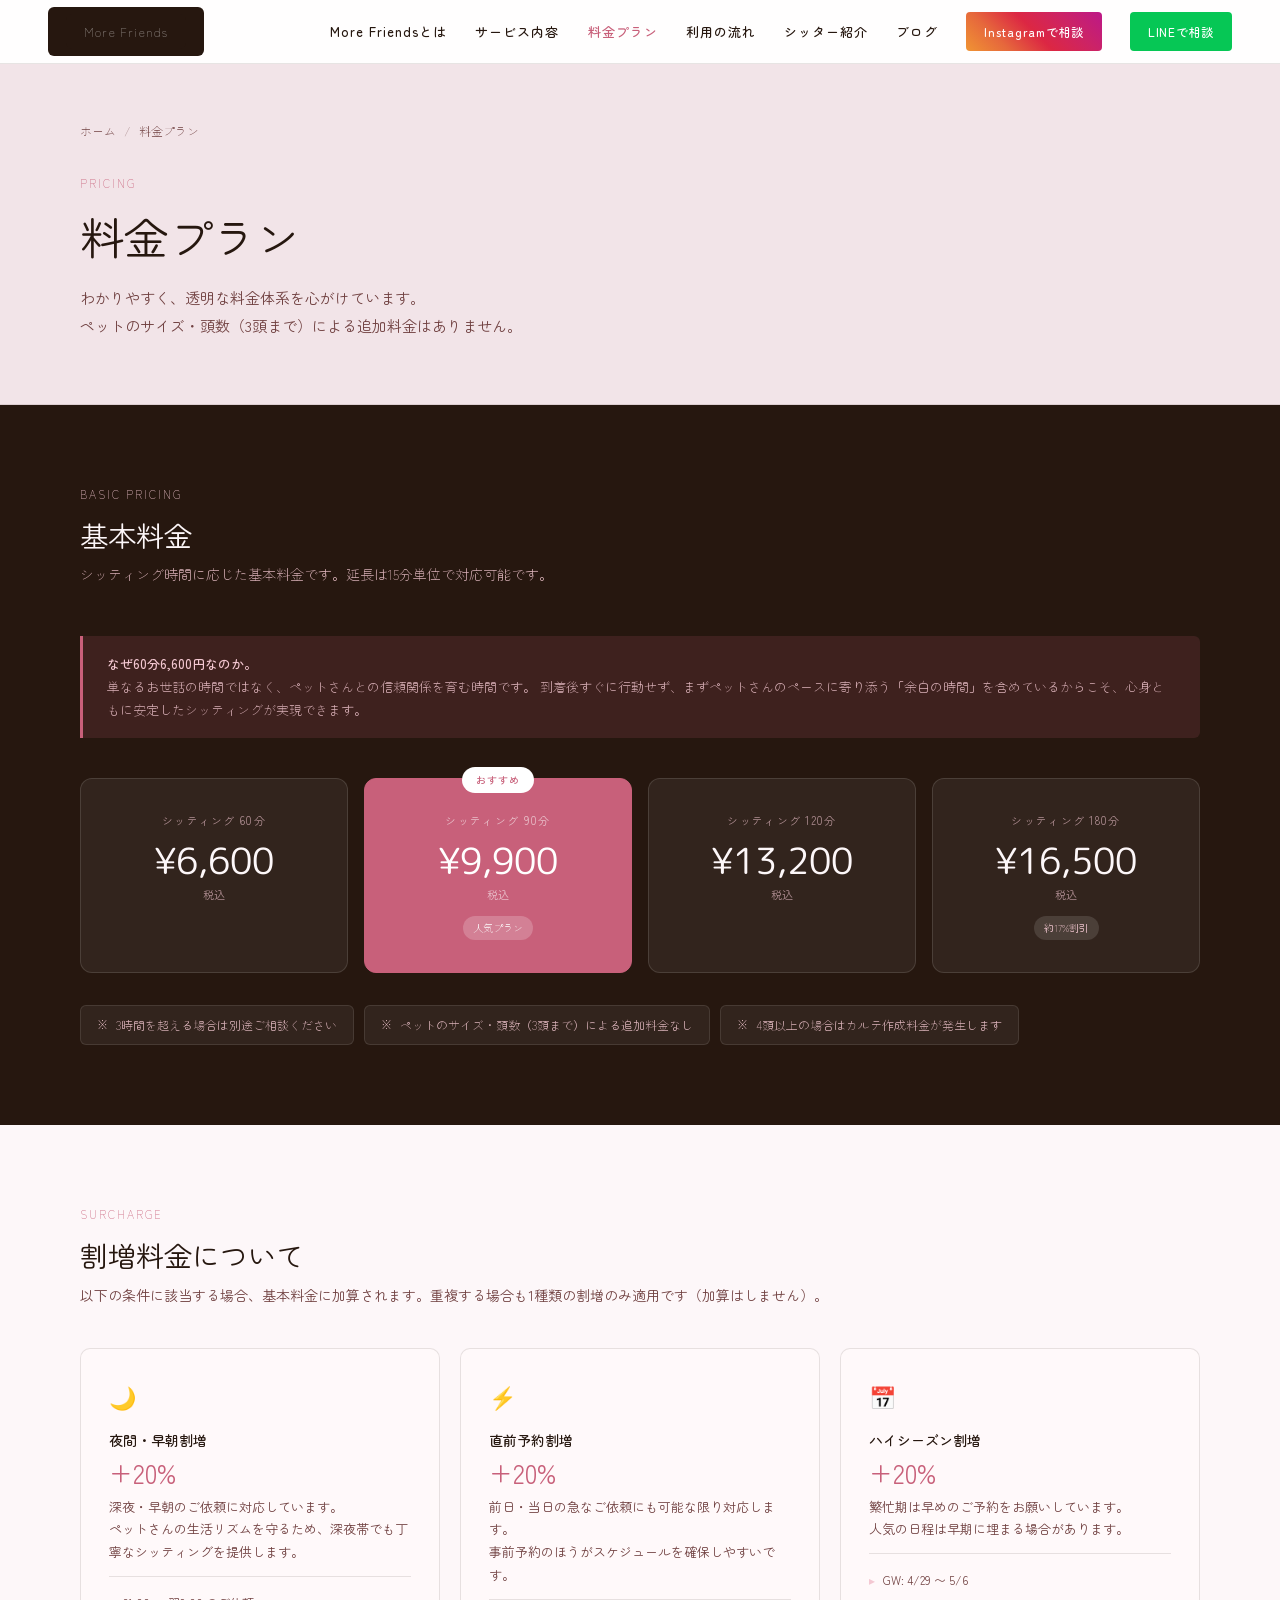
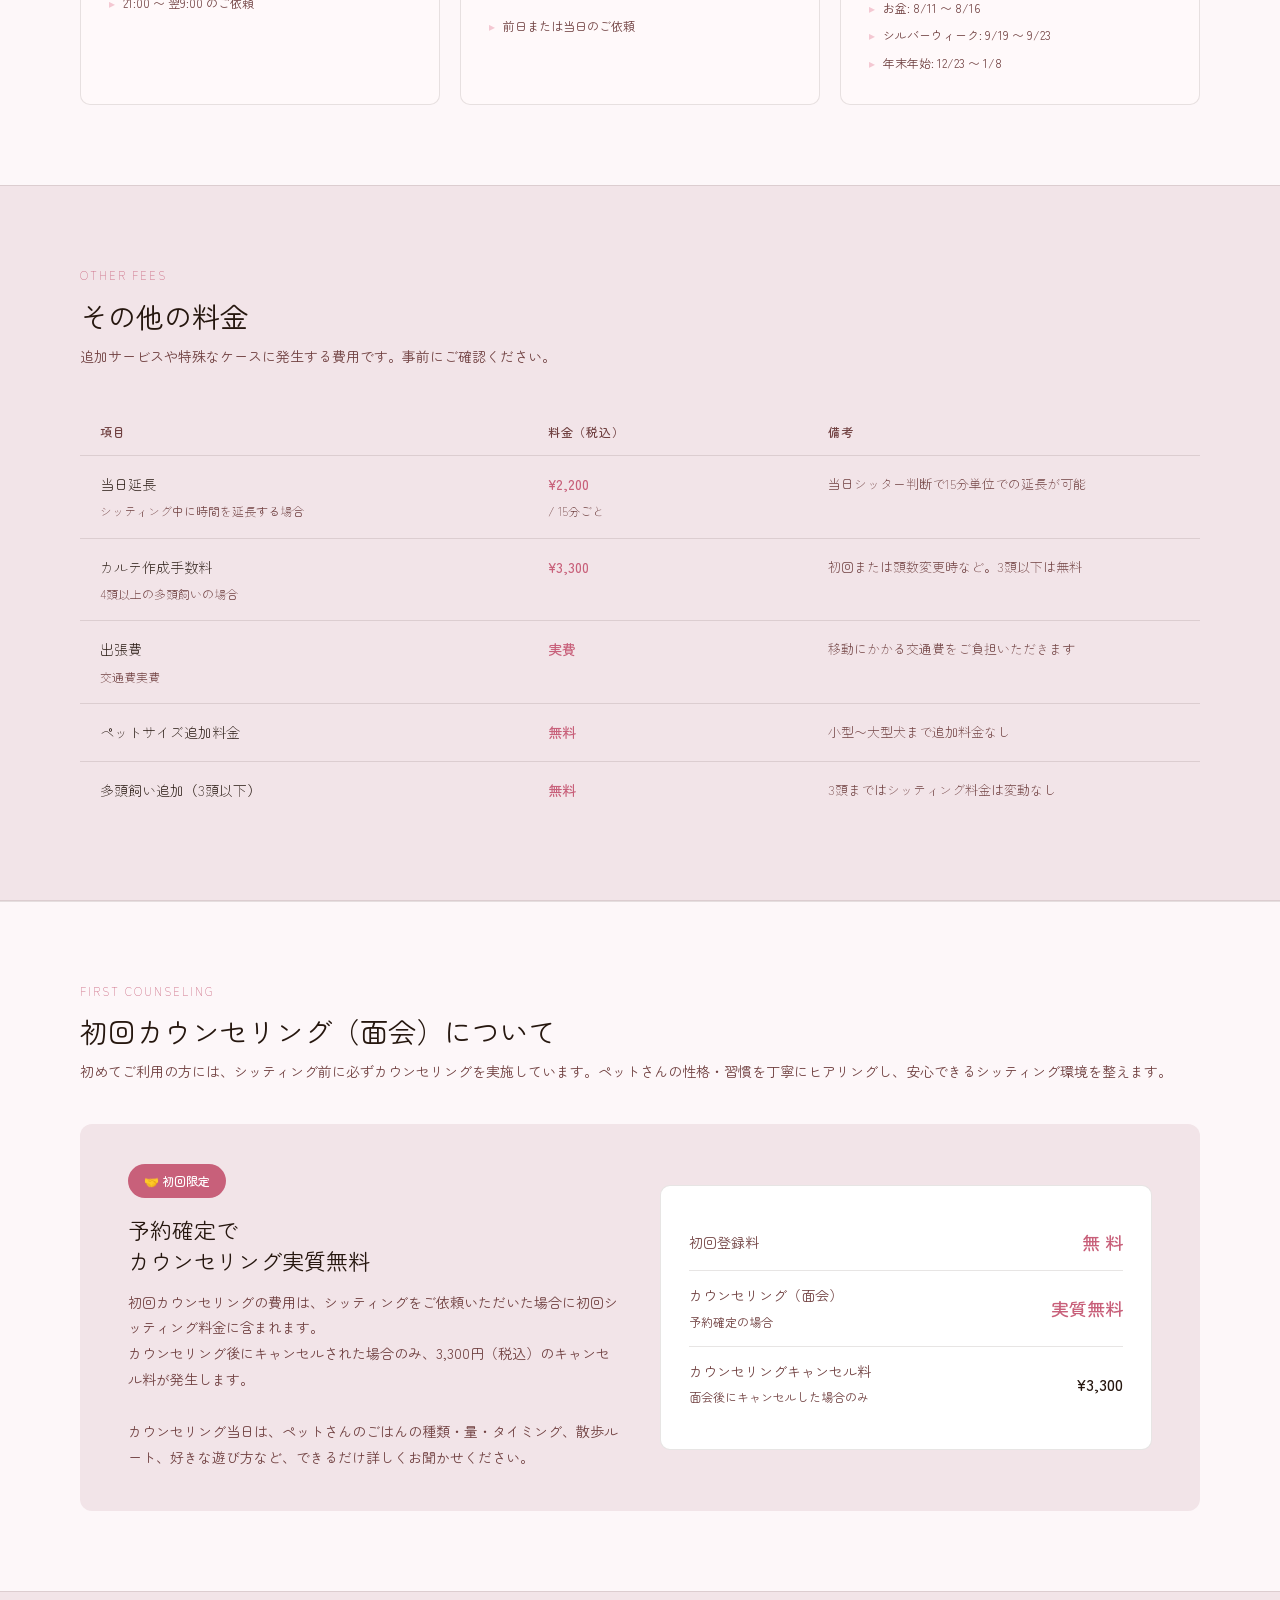
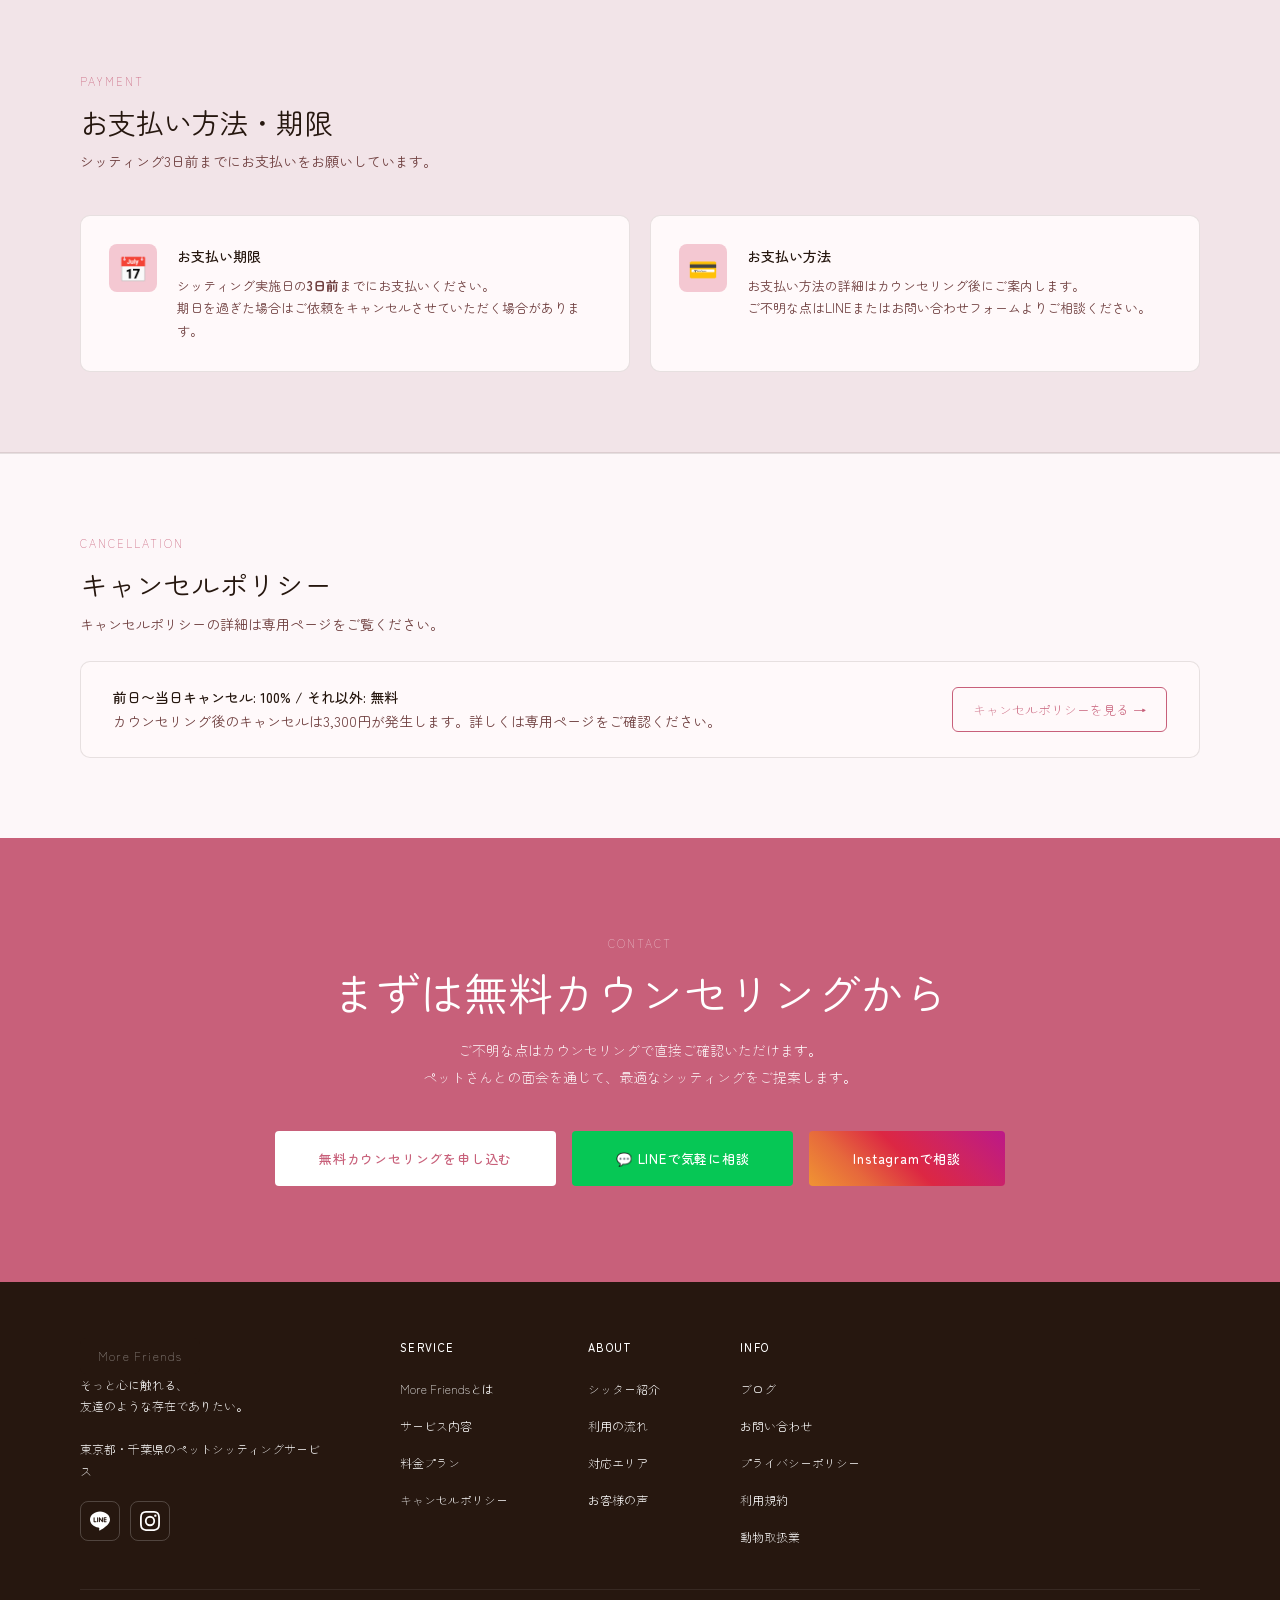
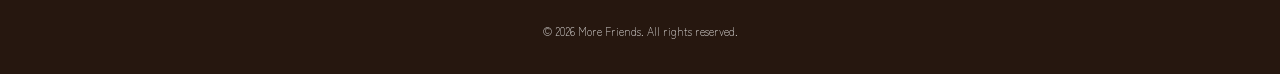
<file: price.html>
<!DOCTYPE html>
<html lang="ja">
<head>
  <meta charset="UTF-8">
  <meta name="viewport" content="width=device-width, initial-scale=1.0">
  <title>料金プラン — More Friends</title>
  <meta name="description" content="More Friendsの料金プラン。基本料金・割増料金・初回カウンセリング費用など、明確な料金体系をご確認いただけます。">
  <link rel="preconnect" href="https://fonts.googleapis.com">
  <link href="https://fonts.googleapis.com/css2?family=M+PLUS+Rounded+1c:wght@300;400;500&display=swap" rel="stylesheet">
  <link rel="stylesheet" href="wireframe-base.css">
  <style>
    /* ===== ページ固有スタイル ===== */

    /* ---- ページヘッダー ---- */
    .page-hero {
      background: var(--bg-mid);
      padding: 120px 80px 64px;
      border-bottom: 1px solid var(--border);
    }
    .page-hero .label {
      display: block;
      font-size: 11px;
      letter-spacing: 0.18em;
      text-transform: uppercase;
      color: var(--primary);
      margin-bottom: 16px;
    }
    .page-hero h1 {
      font-size: 44px;
      font-weight: 400;
      color: var(--text);
      line-height: 1.25;
      margin-bottom: 20px;
    }
    .page-hero p {
      font-size: 15px;
      color: var(--text-sub);
      line-height: 1.85;
      max-width: 560px;
    }
    .page-hero-breadcrumb {
      font-size: 12px;
      color: var(--text-sub);
      margin-bottom: 32px;
      display: flex;
      gap: 8px;
      align-items: center;
    }
    .page-hero-breadcrumb span { opacity: 0.5; }

    /* ---- セクション共通 ---- */
    .price-page-section {
      padding: 80px 80px;
    }
    .price-page-section + .price-page-section {
      border-top: 1px solid var(--border);
    }
    .price-page-section .section-label {
      font-size: 11px;
      letter-spacing: 0.18em;
      text-transform: uppercase;
      color: var(--primary);
      margin-bottom: 12px;
      display: block;
    }
    .price-page-section h2 {
      font-size: 28px;
      font-weight: 400;
      color: var(--text);
      margin-bottom: 8px;
      line-height: 1.35;
    }
    .price-page-section .section-desc {
      font-size: 14px;
      color: var(--text-sub);
      margin-bottom: 40px;
      line-height: 1.8;
    }

    /* ---- 基本料金テーブル (dark) ---- */
    .basic-price-section {
      background: var(--bg-dark);
      padding: 80px 80px;
    }
    .basic-price-section .section-label {
      font-size: 11px;
      letter-spacing: 0.18em;
      text-transform: uppercase;
      color: var(--dark-label);
      margin-bottom: 12px;
      display: block;
    }
    .basic-price-section h2 {
      font-size: 28px;
      font-weight: 400;
      color: var(--bg);
      margin-bottom: 8px;
      line-height: 1.35;
    }
    .basic-price-section .section-desc {
      font-size: 14px;
      color: var(--dark-sub);
      margin-bottom: 48px;
      line-height: 1.8;
    }

    .price-value-note {
      background: rgba(200, 96, 122, 0.15);
      border-left: 3px solid var(--primary);
      border-radius: 0 6px 6px 0;
      padding: 16px 24px;
      margin-bottom: 40px;
      font-size: 13px;
      color: var(--dark-sub);
      line-height: 1.8;
    }
    .price-value-note strong {
      color: var(--dark-label);
      font-weight: 500;
    }

    .price-grid {
      display: grid;
      grid-template-columns: repeat(4, 1fr);
      gap: 16px;
      margin-bottom: 32px;
    }
    .price-card {
      background: rgba(255,255,255,0.06);
      border: 1px solid rgba(255,255,255,0.12);
      border-radius: 12px;
      padding: 32px 24px;
      text-align: center;
      transition: transform 0.2s;
    }
    .price-card.featured {
      background: var(--primary);
      border-color: var(--primary);
      position: relative;
    }
    .price-card.featured::before {
      content: 'おすすめ';
      position: absolute;
      top: -12px;
      left: 50%;
      transform: translateX(-50%);
      background: #fff;
      color: var(--primary);
      font-size: 10px;
      font-weight: 500;
      letter-spacing: 0.1em;
      padding: 4px 14px;
      border-radius: 20px;
    }
    .price-duration {
      font-size: 11px;
      letter-spacing: 0.12em;
      color: var(--dark-note);
      margin-bottom: 12px;
    }
    .price-card.featured .price-duration { color: rgba(255,255,255,0.6); }
    .price-amount {
      font-size: 36px;
      font-weight: 400;
      color: var(--bg);
      line-height: 1;
      margin-bottom: 6px;
    }
    .price-unit {
      font-size: 11px;
      color: var(--dark-note);
    }
    .price-card.featured .price-unit { color: rgba(255,255,255,0.6); }
    .price-note-tag {
      display: inline-block;
      margin-top: 12px;
      font-size: 10px;
      background: rgba(255,255,255,0.12);
      color: var(--dark-label);
      padding: 3px 10px;
      border-radius: 20px;
    }
    .price-card.featured .price-note-tag {
      background: rgba(255,255,255,0.2);
      color: #fff;
    }

    .price-footnotes {
      display: flex;
      flex-wrap: wrap;
      gap: 10px;
      margin-top: 8px;
    }
    .price-footnote {
      font-size: 12px;
      color: var(--dark-sub);
      background: rgba(255,255,255,0.06);
      border: 1px solid rgba(255,255,255,0.1);
      border-radius: 6px;
      padding: 8px 16px;
      display: flex;
      align-items: center;
      gap: 8px;
    }
    .price-footnote::before {
      content: '※';
      color: var(--dark-label);
      font-size: 11px;
    }

    /* ---- 割増・割引セクション ---- */
    .surcharge-grid {
      display: grid;
      grid-template-columns: repeat(3, 1fr);
      gap: 20px;
      margin-bottom: 0;
    }
    .surcharge-card {
      background: var(--bg2);
      border: 1px solid var(--border);
      border-radius: 10px;
      padding: 28px 28px;
    }
    .surcharge-icon {
      font-size: 22px;
      margin-bottom: 12px;
    }
    .surcharge-title {
      font-size: 14px;
      font-weight: 500;
      color: var(--text);
      margin-bottom: 6px;
    }
    .surcharge-rate {
      font-size: 26px;
      font-weight: 400;
      color: var(--primary);
      line-height: 1;
      margin-bottom: 10px;
    }
    .surcharge-desc {
      font-size: 13px;
      color: var(--text-sub);
      line-height: 1.75;
    }
    .surcharge-period {
      margin-top: 12px;
      padding-top: 12px;
      border-top: 1px solid var(--border);
    }
    .surcharge-period li {
      font-size: 12px;
      color: var(--text-sub);
      list-style: none;
      padding: 3px 0;
      padding-left: 14px;
      position: relative;
    }
    .surcharge-period li::before {
      content: '▸';
      position: absolute;
      left: 0;
      color: var(--primary-l);
    }

    /* ---- その他料金テーブル ---- */
    .other-price-table {
      width: 100%;
      border-collapse: collapse;
      margin-bottom: 0;
    }
    .other-price-table th {
      background: var(--bg-mid);
      font-size: 12px;
      font-weight: 500;
      color: var(--text-sub);
      letter-spacing: 0.06em;
      padding: 12px 20px;
      text-align: left;
      border-bottom: 1px solid var(--border);
    }
    .other-price-table td {
      font-size: 14px;
      color: var(--text);
      padding: 16px 20px;
      border-bottom: 1px solid var(--border);
      vertical-align: top;
    }
    .other-price-table td:nth-child(2) {
      font-weight: 500;
      color: var(--primary);
      white-space: nowrap;
    }
    .other-price-table td small {
      display: block;
      font-size: 12px;
      color: var(--text-sub);
      font-weight: 300;
      margin-top: 3px;
    }
    .other-price-table tr:last-child td {
      border-bottom: none;
    }

    /* ---- カウンセリング料金 ---- */
    .counseling-box {
      background: var(--bg-mid);
      border-radius: 12px;
      padding: 40px 48px;
      display: grid;
      grid-template-columns: 1fr 1fr;
      gap: 40px;
      align-items: center;
    }
    .counseling-badge {
      display: inline-flex;
      align-items: center;
      gap: 8px;
      background: var(--primary);
      color: #fff;
      font-size: 12px;
      font-weight: 500;
      padding: 6px 16px;
      border-radius: 20px;
      margin-bottom: 16px;
    }
    .counseling-title {
      font-size: 22px;
      font-weight: 400;
      color: var(--text);
      margin-bottom: 14px;
      line-height: 1.4;
    }
    .counseling-body {
      font-size: 14px;
      color: var(--text-sub);
      line-height: 1.85;
    }
    .counseling-right {
      background: #fff;
      border-radius: 10px;
      padding: 28px 28px;
      border: 1px solid var(--border);
    }
    .counseling-price-row {
      display: flex;
      justify-content: space-between;
      align-items: center;
      padding: 12px 0;
      border-bottom: 1px solid var(--border);
      font-size: 14px;
    }
    .counseling-price-row:last-child { border-bottom: none; }
    .counseling-price-row .item { color: var(--text-sub); }
    .counseling-price-row .price-free {
      font-size: 18px;
      font-weight: 500;
      color: var(--primary);
    }
    .counseling-price-row .price-paid {
      font-size: 16px;
      font-weight: 500;
      color: var(--text);
    }

    /* ---- 支払い方法 ---- */
    .payment-grid {
      display: grid;
      grid-template-columns: 1fr 1fr;
      gap: 20px;
    }
    .payment-card {
      background: var(--bg2);
      border: 1px solid var(--border);
      border-radius: 10px;
      padding: 28px 28px;
      display: flex;
      gap: 20px;
      align-items: flex-start;
    }
    .payment-icon {
      font-size: 24px;
      flex-shrink: 0;
      width: 48px;
      height: 48px;
      border-radius: 8px;
      background: var(--primary-l);
      display: flex;
      align-items: center;
      justify-content: center;
    }
    .payment-title {
      font-size: 14px;
      font-weight: 500;
      color: var(--text);
      margin-bottom: 6px;
    }
    .payment-desc {
      font-size: 13px;
      color: var(--text-sub);
      line-height: 1.75;
    }

    /* ---- キャンセルポリシーリンク ---- */
    .cancel-link-bar {
      background: var(--bg2);
      border: 1px solid var(--border);
      border-radius: 10px;
      padding: 24px 32px;
      display: flex;
      justify-content: space-between;
      align-items: center;
    }
    .cancel-link-bar p {
      font-size: 14px;
      color: var(--text-sub);
      line-height: 1.7;
    }
    .cancel-link-bar p strong { color: var(--text); font-weight: 500; }
    .cancel-link-bar a {
      display: inline-flex;
      align-items: center;
      gap: 8px;
      font-size: 13px;
      color: var(--primary);
      border: 1px solid var(--primary);
      border-radius: 6px;
      padding: 10px 20px;
      white-space: nowrap;
      text-decoration: none;
    }


  </style>
</head>
<body>

<!-- ===== HEADER ===== -->
<!-- parts/header.php -->
<header>
  <a href="/" class="header-logo">
    <div class="ph-logo">More Friends</div>
  </a>
  <nav id="sp-nav" aria-hidden="true">
    <a href="./about.html">More Friendsとは</a>
    <a href="./service.html">サービス内容</a>
    <a href="./price.html" style="color:var(--primary); font-weight:500;">料金プラン</a>
    <a href="./flow.html">利用の流れ</a>
    <a href="./sitter.html">シッター紹介</a>
    <a href="./blog.html">ブログ</a>
    <a href="#" class="btn-ig">Instagramで相談</a>
    <a href="./contact.html" class="btn-line">LINEで相談</a>
  </nav>
  <!-- SP: ハンバーガーボタン -->
  <button class="hamburger" aria-label="メニューを開く" aria-expanded="false" aria-controls="sp-nav">
    <span></span>
    <span></span>
    <span></span>
  </button>
</header>

<main>

<!-- ===== PAGE HERO ===== -->
<!-- parts/page-header.php -->
<section class="page-hero">
  <div class="page-hero-breadcrumb">
    <a href="#">ホーム</a><span>/</span>料金プラン
  </div>
  <span class="label">Pricing</span>
  <h1>料金プラン</h1>
  <p>わかりやすく、透明な料金体系を心がけています。<br>ペットのサイズ・頭数（3頭まで）による追加料金はありません。</p>
</section>

<!-- ===== SECTION 1: 基本料金表 ===== -->
<!-- parts/price-basic.php -->
<section class="basic-price-section">
  <span class="section-label">Basic Pricing</span>
  <h2>基本料金</h2>
  <p class="section-desc">シッティング時間に応じた基本料金です。延長は15分単位で対応可能です。</p>

  <div class="price-value-note">
    <strong>なぜ60分6,600円なのか。</strong><br>
    単なるお世話の時間ではなく、ペットさんとの信頼関係を育む時間です。
    到着後すぐに行動せず、まずペットさんのペースに寄り添う「余白の時間」を含めているからこそ、心身ともに安定したシッティングが実現できます。
  </div>

  <div class="price-grid">
    <div class="price-card">
      <div class="price-duration">シッティング 60分</div>
      <div class="price-amount">¥6,600</div>
      <div class="price-unit">税込</div>
    </div>
    <div class="price-card featured">
      <div class="price-duration">シッティング 90分</div>
      <div class="price-amount">¥9,900</div>
      <div class="price-unit">税込</div>
      <div class="price-note-tag">人気プラン</div>
    </div>
    <div class="price-card">
      <div class="price-duration">シッティング 120分</div>
      <div class="price-amount">¥13,200</div>
      <div class="price-unit">税込</div>
    </div>
    <div class="price-card">
      <div class="price-duration">シッティング 180分</div>
      <div class="price-amount">¥16,500</div>
      <div class="price-unit">税込</div>
      <div class="price-note-tag">約17%割引</div>
    </div>
  </div>

  <div class="price-footnotes">
    <div class="price-footnote">3時間を超える場合は別途ご相談ください</div>
    <div class="price-footnote">ペットのサイズ・頭数（3頭まで）による追加料金なし</div>
    <div class="price-footnote">4頭以上の場合はカルテ作成料金が発生します</div>
  </div>
</section>

<!-- ===== SECTION 2: 割増・割引 ===== -->
<!-- parts/price-extra.php -->
<section class="price-page-section" style="background: var(--bg);">
  <span class="section-label">Surcharge</span>
  <h2>割増料金について</h2>
  <p class="section-desc">以下の条件に該当する場合、基本料金に加算されます。重複する場合も1種類の割増のみ適用です（加算はしません）。</p>

  <div class="surcharge-grid">
    <div class="surcharge-card">
      <div class="surcharge-icon">🌙</div>
      <div class="surcharge-title">夜間・早朝割増</div>
      <div class="surcharge-rate">+20%</div>
      <div class="surcharge-desc">
        深夜・早朝のご依頼に対応しています。<br>
        ペットさんの生活リズムを守るため、深夜帯でも丁寧なシッティングを提供します。
      </div>
      <ul class="surcharge-period">
        <li>21:00 〜 翌9:00 のご依頼</li>
      </ul>
    </div>

    <div class="surcharge-card">
      <div class="surcharge-icon">⚡</div>
      <div class="surcharge-title">直前予約割増</div>
      <div class="surcharge-rate">+20%</div>
      <div class="surcharge-desc">
        前日・当日の急なご依頼にも可能な限り対応します。<br>
        事前予約のほうがスケジュールを確保しやすいです。
      </div>
      <ul class="surcharge-period">
        <li>前日または当日のご依頼</li>
      </ul>
    </div>

    <div class="surcharge-card">
      <div class="surcharge-icon">📅</div>
      <div class="surcharge-title">ハイシーズン割増</div>
      <div class="surcharge-rate">+20%</div>
      <div class="surcharge-desc">
        繁忙期は早めのご予約をお願いしています。<br>
        人気の日程は早期に埋まる場合があります。
      </div>
      <ul class="surcharge-period">
        <li>GW: 4/29 〜 5/6</li>
        <li>お盆: 8/11 〜 8/16</li>
        <li>シルバーウィーク: 9/19 〜 9/23</li>
        <li>年末年始: 12/23 〜 1/8</li>
      </ul>
    </div>
  </div>
</section>

<!-- ===== SECTION 3: その他料金 ===== -->
<!-- parts/price-other.php -->
<section class="price-page-section" style="background: var(--bg-mid); border-top: 1px solid var(--border); border-bottom: 1px solid var(--border);">
  <span class="section-label">Other Fees</span>
  <h2>その他の料金</h2>
  <p class="section-desc">追加サービスや特殊なケースに発生する費用です。事前にご確認ください。</p>

  <table class="other-price-table">
    <thead>
      <tr>
        <th style="width: 40%">項目</th>
        <th style="width: 25%">料金（税込）</th>
        <th>備考</th>
      </tr>
    </thead>
    <tbody>
      <tr>
        <td>
          当日延長
          <small>シッティング中に時間を延長する場合</small>
        </td>
        <td>¥2,200 <small>/ 15分ごと</small></td>
        <td style="font-size:13px; color: var(--text-sub);">当日シッター判断で15分単位での延長が可能</td>
      </tr>
      <tr>
        <td>
          カルテ作成手数料
          <small>4頭以上の多頭飼いの場合</small>
        </td>
        <td>¥3,300</td>
        <td style="font-size:13px; color: var(--text-sub);">初回または頭数変更時など。3頭以下は無料</td>
      </tr>
      <tr>
        <td>
          出張費
          <small>交通費実費</small>
        </td>
        <td>実費</td>
        <td style="font-size:13px; color: var(--text-sub);">移動にかかる交通費をご負担いただきます</td>
      </tr>
      <tr>
        <td>ペットサイズ追加料金</td>
        <td style="color: var(--primary) !important;">無料</td>
        <td style="font-size:13px; color: var(--text-sub);">小型〜大型犬まで追加料金なし</td>
      </tr>
      <tr>
        <td>多頭飼い追加（3頭以下）</td>
        <td style="color: var(--primary) !important;">無料</td>
        <td style="font-size:13px; color: var(--text-sub);">3頭まではシッティング料金は変動なし</td>
      </tr>
    </tbody>
  </table>
</section>

<!-- ===== SECTION 4: 初回カウンセリング ===== -->
<!-- parts/price-counseling.php -->
<section class="price-page-section" style="background: var(--bg);">
  <span class="section-label">First Counseling</span>
  <h2>初回カウンセリング（面会）について</h2>
  <p class="section-desc">初めてご利用の方には、シッティング前に必ずカウンセリングを実施しています。ペットさんの性格・習慣を丁寧にヒアリングし、安心できるシッティング環境を整えます。</p>

  <div class="counseling-box">
    <div>
      <div class="counseling-badge">🤝 初回限定</div>
      <h3 class="counseling-title">予約確定で<br>カウンセリング実質無料</h3>
      <p class="counseling-body">
        初回カウンセリングの費用は、シッティングをご依頼いただいた場合に初回シッティング料金に含まれます。<br>
        カウンセリング後にキャンセルされた場合のみ、3,300円（税込）のキャンセル料が発生します。<br><br>
        カウンセリング当日は、ペットさんのごはんの種類・量・タイミング、散歩ルート、好きな遊び方など、できるだけ詳しくお聞かせください。
      </p>
    </div>
    <div class="counseling-right">
      <div class="counseling-price-row">
        <span class="item">初回登録料</span>
        <span class="price-free">無 料</span>
      </div>
      <div class="counseling-price-row">
        <span class="item">カウンセリング（面会）<br><small style="font-size:12px; color:var(--text-sub)">予約確定の場合</small></span>
        <span class="price-free">実質無料</span>
      </div>
      <div class="counseling-price-row">
        <span class="item">カウンセリングキャンセル料<br><small style="font-size:12px; color:var(--text-sub)">面会後にキャンセルした場合のみ</small></span>
        <span class="price-paid">¥3,300</span>
      </div>
    </div>
  </div>
</section>

<!-- ===== SECTION 5: 支払い方法・期限 ===== -->
<!-- parts/price-payment.php -->
<section class="price-page-section" style="background: var(--bg-mid); border-top: 1px solid var(--border); border-bottom: 1px solid var(--border);">
  <span class="section-label">Payment</span>
  <h2>お支払い方法・期限</h2>
  <p class="section-desc">シッティング3日前までにお支払いをお願いしています。</p>

  <div class="payment-grid">
    <div class="payment-card">
      <div class="payment-icon">📅</div>
      <div>
        <div class="payment-title">お支払い期限</div>
        <div class="payment-desc">
          シッティング実施日の<strong>3日前</strong>までにお支払いください。<br>
          期日を過ぎた場合はご依頼をキャンセルさせていただく場合があります。
        </div>
      </div>
    </div>
    <div class="payment-card">
      <div class="payment-icon">💳</div>
      <div>
        <div class="payment-title">お支払い方法</div>
        <div class="payment-desc">
          お支払い方法の詳細はカウンセリング後にご案内します。<br>
          ご不明な点はLINEまたはお問い合わせフォームよりご相談ください。
        </div>
      </div>
    </div>
  </div>
</section>

<!-- ===== SECTION 6: キャンセルポリシーリンク ===== -->
<!-- parts/price-cancel.php -->
<section class="price-page-section" style="background: var(--bg);">
  <span class="section-label">Cancellation</span>
  <h2>キャンセルポリシー</h2>
  <p class="section-desc" style="margin-bottom: 24px;">キャンセルポリシーの詳細は専用ページをご覧ください。</p>

  <div class="cancel-link-bar">
    <p>
      <strong>前日〜当日キャンセル: 100% / それ以外: 無料</strong><br>
      カウンセリング後のキャンセルは3,300円が発生します。詳しくは専用ページをご確認ください。
    </p>
    <a href="/cancel">キャンセルポリシーを見る →</a>
  </div>
</section>

<!-- ===== CTA SECTION ===== -->
<!-- parts/cta.php -->
<section class="cta-section">
  <span class="label">Contact</span>
  <h2 class="section-title">まずは無料カウンセリングから</h2>
  <p>
    ご不明な点はカウンセリングで直接ご確認いただけます。<br>
    ペットさんとの面会を通じて、最適なシッティングをご提案します。
  </p>
  <div class="cta-buttons">
    <a href="/contact" class="btn-cta-white">無料カウンセリングを申し込む</a>
    <a href="#" class="btn-line-lg">💬 LINEで気軽に相談</a>
    <a href="#" class="btn-ig-lg">Instagramで相談</a>
  </div>
</section>

</main>

<!-- ===== FOOTER ===== -->
<!-- parts/footer.php -->
<footer>
  <div class="footer-top">
    <div>
      <div class="ph-logo footer-logo">More Friends</div>
      <div class="footer-tagline">
        そっと心に触れる、<br>友達のような存在でありたい。<br><br>
        東京都・千葉県のペットシッティングサービス
      </div>
      <div class="footer-sns">
        <a href="#" class="footer-sns-btn" aria-label="LINE">
          <svg xmlns="http://www.w3.org/2000/svg" width="20" height="20" viewBox="0 0 24 24" fill="currentColor"><path d="M19.365 9.863c.349 0 .63.285.63.631 0 .345-.281.63-.63.63H17.61v1.125h1.755c.349 0 .63.283.63.63 0 .344-.281.629-.63.629h-2.386c-.345 0-.627-.285-.627-.629V8.108c0-.345.282-.63.627-.63h2.386c.349 0 .63.285.63.63 0 .349-.281.63-.63.63H17.61v1.125h1.755zm-3.855 3.016c0 .27-.174.51-.432.596-.064.021-.133.031-.199.031-.211 0-.391-.09-.51-.25l-2.443-3.317v2.94c0 .344-.279.629-.631.629-.346 0-.626-.285-.626-.629V8.108c0-.27.173-.51.43-.595.06-.023.136-.033.194-.033.195 0 .375.104.495.254l2.462 3.33V8.108c0-.345.282-.63.63-.63.345 0 .63.285.63.63v4.771zm-5.741 0c0 .344-.282.629-.631.629-.345 0-.627-.285-.627-.629V8.108c0-.345.282-.63.627-.63.349 0 .631.285.631.63v4.771zm-2.466.629H4.917c-.345 0-.63-.285-.63-.629V8.108c0-.345.285-.63.63-.63.348 0 .63.285.63.63v4.141h1.756c.348 0 .629.283.629.63 0 .344-.281.629-.629.629M24 10.314C24 4.943 18.615.572 12 .572S0 4.943 0 10.314c0 4.811 4.27 8.842 10.035 9.608.391.082.923.258 1.058.59.12.301.079.766.038 1.08l-.164 1.02c-.045.301-.24 1.186 1.049.645 1.291-.539 6.916-4.078 9.436-6.975C23.176 14.393 24 12.458 24 10.314"/></svg>
        </a>
        <a href="#" class="footer-sns-btn" aria-label="Instagram">
          <svg xmlns="http://www.w3.org/2000/svg" width="20" height="20" viewBox="0 0 24 24" fill="currentColor"><path d="M12 2.163c3.204 0 3.584.012 4.85.07 3.252.148 4.771 1.691 4.919 4.919.058 1.265.069 1.645.069 4.849 0 3.205-.012 3.584-.069 4.849-.149 3.225-1.664 4.771-4.919 4.919-1.266.058-1.644.07-4.85.07-3.204 0-3.584-.012-4.849-.07-3.26-.149-4.771-1.699-4.919-4.92-.058-1.265-.07-1.644-.07-4.849 0-3.204.013-3.583.07-4.849.149-3.227 1.664-4.771 4.919-4.919 1.266-.057 1.645-.069 4.849-.069zM12 0C8.741 0 8.333.014 7.053.072 2.695.272.273 2.69.073 7.052.014 8.333 0 8.741 0 12c0 3.259.014 3.668.072 4.948.2 4.358 2.618 6.78 6.98 6.98C8.333 23.986 8.741 24 12 24c3.259 0 3.668-.014 4.948-.072 4.354-.2 6.782-2.618 6.979-6.98.059-1.28.073-1.689.073-4.948 0-3.259-.014-3.667-.072-4.947-.196-4.354-2.617-6.78-6.979-6.98C15.668.014 15.259 0 12 0zm0 5.838a6.162 6.162 0 100 12.324 6.162 6.162 0 000-12.324zM12 16a4 4 0 110-8 4 4 0 010 8zm6.406-11.845a1.44 1.44 0 100 2.881 1.44 1.44 0 000-2.881z"/></svg>
        </a>
      </div>
    </div>
    <div class="footer-nav">
      <div class="footer-nav-col">
        <p class="footer-nav-heading">Service</p>
        <ul>
          <li><a href="./about.html">More Friendsとは</a></li>
          <li><a href="./service.html">サービス内容</a></li>
          <li><a href="./price.html">料金プラン</a></li>
          <li><a href="./cancel.html">キャンセルポリシー</a></li>
        </ul>
      </div>
      <div class="footer-nav-col">
        <p class="footer-nav-heading">About</p>
        <ul>
          <li><a href="./sitter.html">シッター紹介</a></li>
          <li><a href="./flow.html">利用の流れ</a></li>
          <li><a href="./area.html">対応エリア</a></li>
          <li><a href="./reviews.html">お客様の声</a></li>
        </ul>
      </div>
      <div class="footer-nav-col">
        <p class="footer-nav-heading">Info</p>
        <ul>
          <li><a href="./blog.html">ブログ</a></li>
          <li><a href="./contact.html">お問い合わせ</a></li>
          <li><a href="#">プライバシーポリシー</a></li>
          <li><a href="#">利用規約</a></li>
          <li><a href="#">動物取扱業</a></li>
        </ul>
      </div>
    </div>
  </div>
  <div class="footer-bottom">
    <span>© 2026 More Friends. All rights reserved.</span>
  </div>
</footer>

<script>
document.querySelector('.hamburger')?.addEventListener('click', function() {
  const nav = document.getElementById('sp-nav');
  const isOpen = nav.classList.toggle('open');
  this.setAttribute('aria-expanded', isOpen);
  nav.setAttribute('aria-hidden', !isOpen);
});
</script>

</body>
</html>
</file>
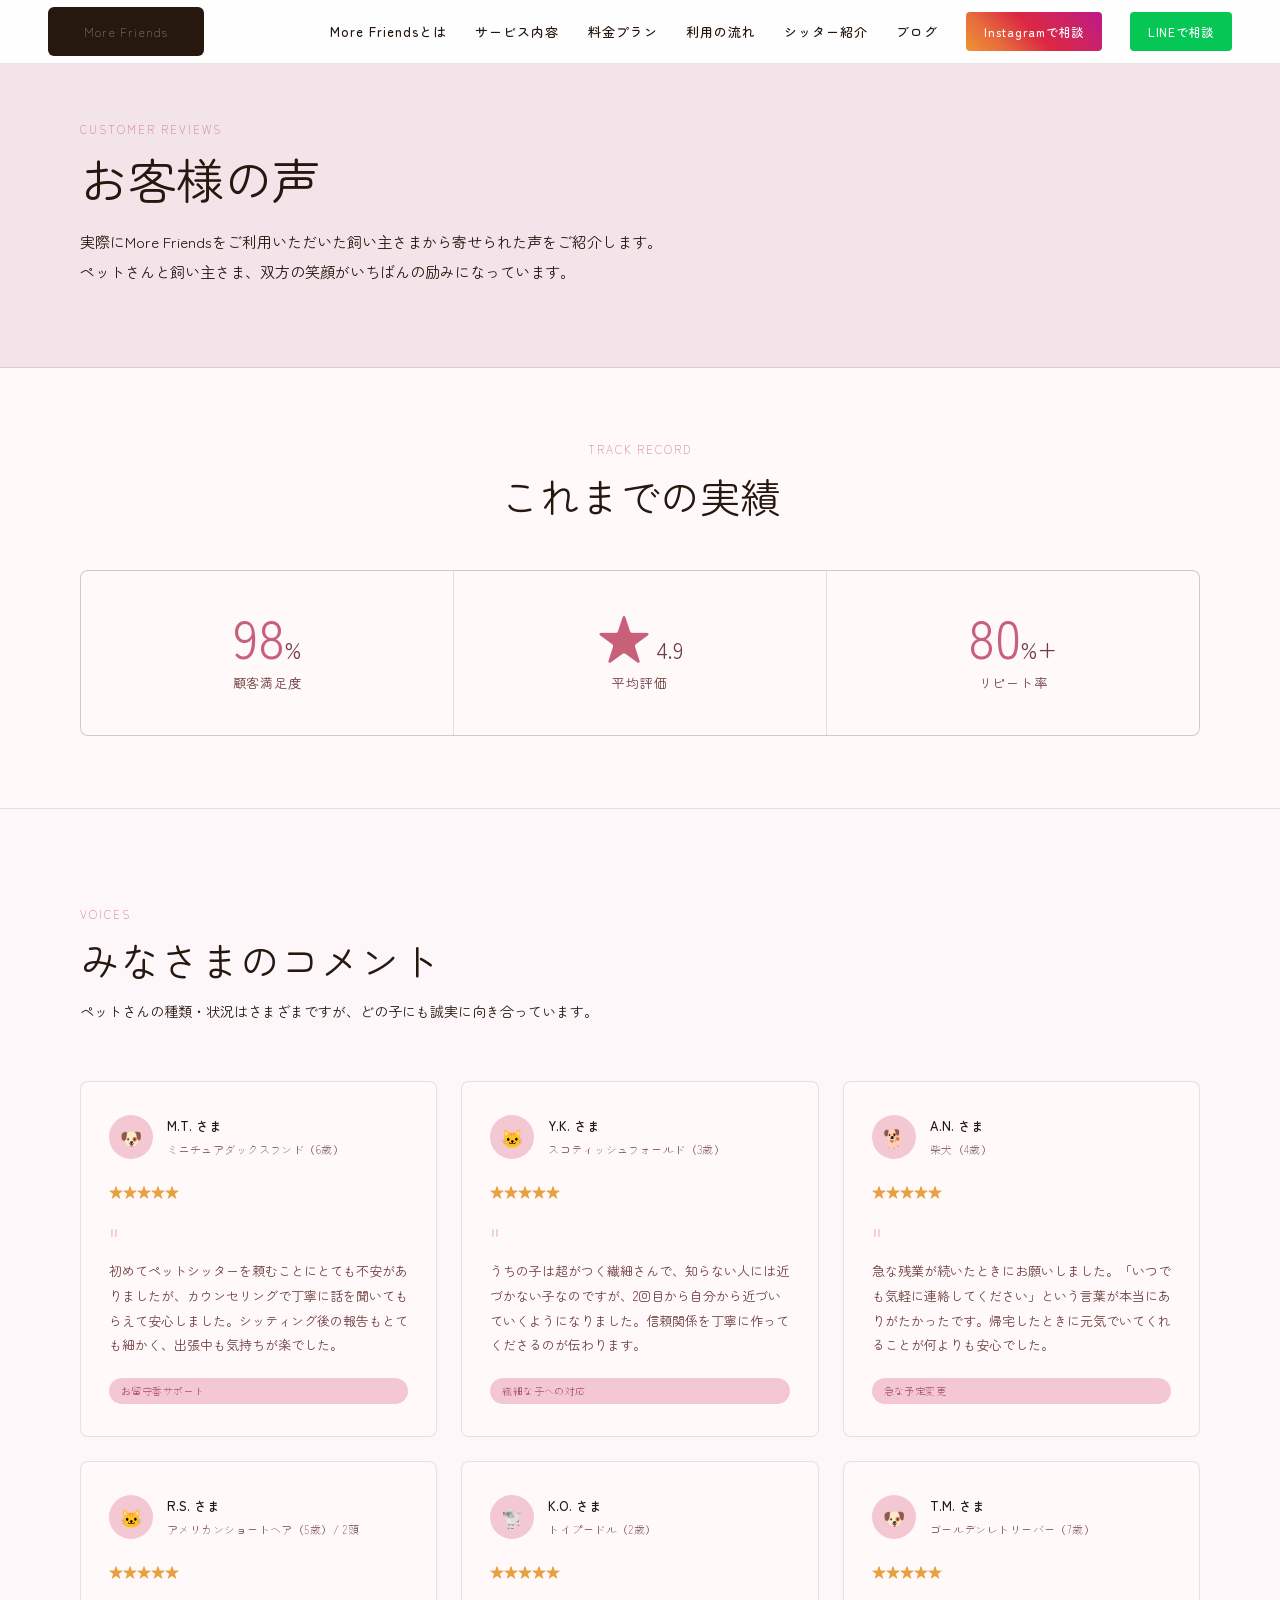
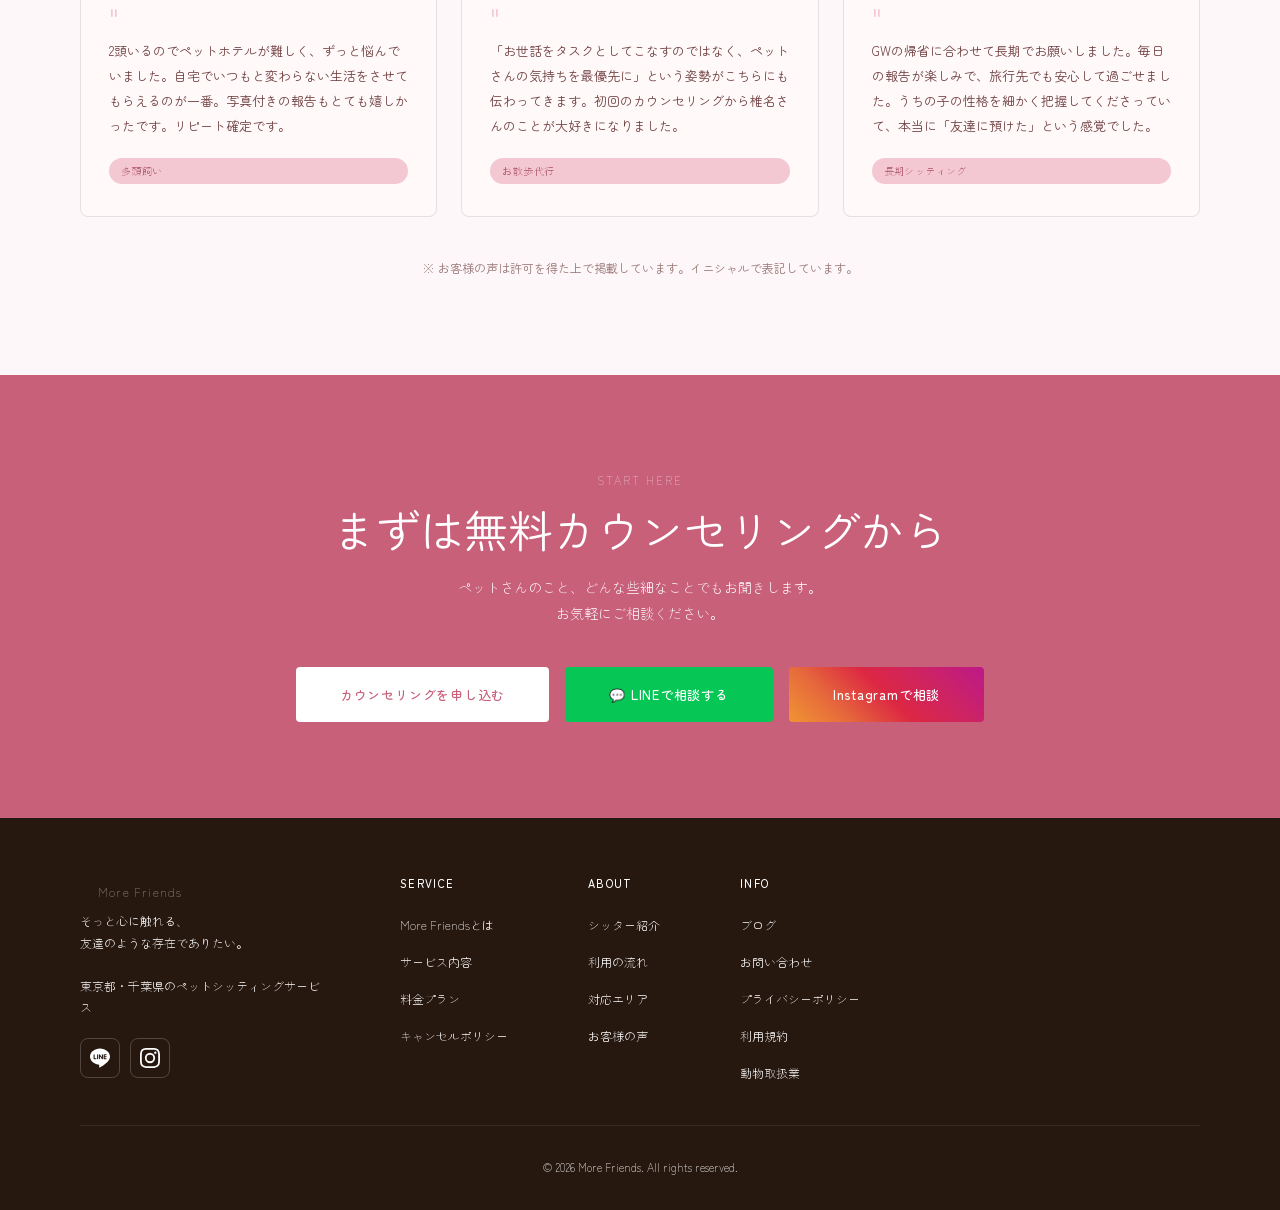
<file: reviews.html>
<!DOCTYPE html>
<html lang="ja">
<head>
  <meta charset="UTF-8">
  <meta name="viewport" content="width=device-width, initial-scale=1.0">
  <title>お客様の声 — More Friends</title>
  <meta name="description" content="More Friendsのお客様の声。実際にご利用いただいた飼い主さまのリアルな感想をご紹介しています。">
  <link rel="preconnect" href="https://fonts.googleapis.com">
  <link href="https://fonts.googleapis.com/css2?family=M+PLUS+Rounded+1c:wght@300;400;500&display=swap" rel="stylesheet">
  <link rel="stylesheet" href="wireframe-base.css">
  <style>
    /* ===== PAGE-SPECIFIC STYLES ===== */

    /* ページヘッダー */
    .page-hero {
      background: var(--bg-mid);
      padding: 120px 80px 80px;
      border-bottom: 1px solid var(--border);
    }
    .page-hero-inner {
      max-width: 640px;
    }
    .page-hero-title {
      font-size: 48px;
      font-weight: 400;
      color: var(--text);
      line-height: 1.2;
      margin-bottom: 20px;
    }
    .page-hero-lead {
      font-size: 15px;
      color: var(--text-sub);
      line-height: 2;
    }

    /* 実績サマリー */
    .stats-section {
      background: var(--bg2);
      border-bottom: 1px solid var(--border);
      padding: 72px 80px;
    }
    .stats-grid {
      display: grid;
      grid-template-columns: repeat(3, 1fr);
      gap: 1px;
      background: var(--border);
      border: 1px solid var(--border);
      border-radius: 8px;
      overflow: hidden;
    }
    .stat-item {
      background: var(--bg2);
      padding: 40px 32px;
      text-align: center;
    }
    .stat-num-lg {
      font-size: 52px;
      font-weight: 400;
      color: var(--primary);
      line-height: 1;
      margin-bottom: 8px;
    }
    .stat-num-lg small {
      font-size: 22px;
      color: var(--text-sub);
    }
    .stat-label-lg {
      font-size: 13px;
      color: var(--text-sub);
      letter-spacing: 0.06em;
    }

    /* 口コミカード一覧 */
    .reviews-section {
      background: var(--bg);
      padding: 96px 80px;
    }
    .reviews-grid {
      display: grid;
      grid-template-columns: repeat(3, 1fr);
      gap: 24px;
    }
    .review-card {
      background: var(--bg2);
      border: 1px solid var(--border);
      border-radius: 8px;
      padding: 32px 28px;
      display: flex;
      flex-direction: column;
      gap: 20px;
    }
    .review-card-header {
      display: flex;
      align-items: center;
      gap: 14px;
    }
    .review-avatar {
      width: 44px;
      height: 44px;
      border-radius: 50%;
      background: var(--primary-l);
      flex-shrink: 0;
      display: flex;
      align-items: center;
      justify-content: center;
      font-size: 18px;
    }
    .review-meta {}
    .review-name {
      font-size: 13px;
      font-weight: 500;
      color: var(--text);
      margin-bottom: 3px;
    }
    .review-pet {
      font-size: 11px;
      color: var(--text-sub);
      letter-spacing: 0.04em;
    }
    .review-stars {
      display: flex;
      gap: 3px;
      color: #E8A040;
      font-size: 14px;
    }
    .review-body {
      font-size: 13px;
      color: var(--text-sub);
      line-height: 1.9;
      flex: 1;
    }
    .review-body::before {
      content: '"';
      font-size: 28px;
      color: var(--primary-l);
      line-height: 1;
      display: block;
      margin-bottom: 6px;
      font-weight: 400;
    }
    .review-tag {
      display: inline-block;
      background: var(--tag-bg);
      color: var(--tag-text);
      font-size: 10px;
      padding: 4px 12px;
      border-radius: 100px;
      letter-spacing: 0.04em;
    }

    /* 注記テキスト */
    .reviews-note {
      text-align: center;
      font-size: 12px;
      color: var(--text-sub);
      margin-top: 40px;
      opacity: 0.7;
    }

    /* レスポンシブ */
    @media (max-width: 1024px) {
      .page-hero { padding: 100px 40px 64px; }
      .stats-section { padding: 56px 40px; }
      .stats-grid { grid-template-columns: repeat(3, 1fr); }
      .reviews-section { padding: 72px 40px; }
      .reviews-grid { grid-template-columns: repeat(2, 1fr); }
    }
    @media (max-width: 640px) {
      .hamburger { display: flex; }
      nav a:not(.btn-line) { display: none; }
      .page-hero { padding: 88px 20px 48px; }
      .page-hero-title { font-size: 32px; }
      .stats-section { padding: 48px 20px; }
      .stats-grid { grid-template-columns: 1fr; }
      .reviews-section { padding: 56px 20px; }
      .reviews-grid { grid-template-columns: 1fr; }
    }
  </style>
</head>
<body>

<!-- HEADER -->
<!-- parts/header.php -->
<header>
  <a href="/" class="header-logo">
    <div class="ph-logo">More Friends</div>
  </a>
  <nav id="sp-nav" aria-hidden="true">
    <a href="./about.html">More Friendsとは</a>
    <a href="./service.html">サービス内容</a>
    <a href="./price.html">料金プラン</a>
    <a href="./flow.html">利用の流れ</a>
    <a href="./sitter.html">シッター紹介</a>
    <a href="./blog.html">ブログ</a>
    <a href="#" class="btn-ig">Instagramで相談</a>
    <a href="./contact.html" class="btn-line">LINEで相談</a>
  </nav>
  <!-- SP: ハンバーガーボタン -->
  <button class="hamburger" aria-label="メニューを開く" aria-expanded="false" aria-controls="sp-nav">
    <span></span>
    <span></span>
    <span></span>
  </button>
</header>

<main>

<!-- ① ページヘッダー -->
<!-- parts/page-header.php -->
<section class="page-hero">
  <div class="page-hero-inner">
    <span class="label">Customer Reviews</span>
    <h1 class="page-hero-title">お客様の声</h1>
    <p class="page-hero-lead">
      実際にMore Friendsをご利用いただいた飼い主さまから寄せられた声をご紹介します。<br>
      ペットさんと飼い主さま、双方の笑顔がいちばんの励みになっています。
    </p>
  </div>
</section>


<!-- ② 実績数字（サマリー） -->
<!-- parts/stats.php -->
<section class="stats-section">
  <div class="section-header" style="text-align:center; margin-bottom:48px;">
    <span class="label" style="text-align:center;">Track Record</span>
    <h2 class="section-title">これまでの実績</h2>
  </div>
  <div class="stats-grid">
    <div class="stat-item">
      <div class="stat-num-lg">98<small>%</small></div>
      <div class="stat-label-lg">顧客満足度</div>
    </div>
    <div class="stat-item">
      <div class="stat-num-lg">★<small> 4.9</small></div>
      <div class="stat-label-lg">平均評価</div>
    </div>
    <div class="stat-item">
      <div class="stat-num-lg">80<small>%+</small></div>
      <div class="stat-label-lg">リピート率</div>
    </div>
  </div>
</section>


<!-- ③ 口コミカード一覧 -->
<!-- parts/review-list.php -->
<section class="reviews-section">
  <div class="section-header">
    <span class="label">Voices</span>
    <h2 class="section-title">みなさまのコメント</h2>
    <p class="section-sub">ペットさんの種類・状況はさまざまですが、どの子にも誠実に向き合っています。</p>
  </div>

  <div class="reviews-grid">

    <!-- ループ単位: .review-card（カスタム投稿タイプ "review" のループ内で繰り返す） -->
    <!-- カード 1 -->
    <div class="review-card">
      <div class="review-card-header">
        <div class="review-avatar">🐶</div>
        <div class="review-meta">
          <div class="review-name">M.T. さま</div>
          <div class="review-pet">ミニチュアダックスフンド（6歳）</div>
        </div>
      </div>
      <div class="review-stars">★★★★★</div>
      <p class="review-body">初めてペットシッターを頼むことにとても不安がありましたが、カウンセリングで丁寧に話を聞いてもらえて安心しました。シッティング後の報告もとても細かく、出張中も気持ちが楽でした。</p>
      <span class="review-tag">お留守番サポート</span>
    </div>

    <!-- カード 2 -->
    <div class="review-card">
      <div class="review-card-header">
        <div class="review-avatar">🐱</div>
        <div class="review-meta">
          <div class="review-name">Y.K. さま</div>
          <div class="review-pet">スコティッシュフォールド（3歳）</div>
        </div>
      </div>
      <div class="review-stars">★★★★★</div>
      <p class="review-body">うちの子は超がつく繊細さんで、知らない人には近づかない子なのですが、2回目から自分から近づいていくようになりました。信頼関係を丁寧に作ってくださるのが伝わります。</p>
      <span class="review-tag">繊細な子への対応</span>
    </div>

    <!-- カード 3 -->
    <div class="review-card">
      <div class="review-card-header">
        <div class="review-avatar">🐕</div>
        <div class="review-meta">
          <div class="review-name">A.N. さま</div>
          <div class="review-pet">柴犬（4歳）</div>
        </div>
      </div>
      <div class="review-stars">★★★★★</div>
      <p class="review-body">急な残業が続いたときにお願いしました。「いつでも気軽に連絡してください」という言葉が本当にありがたかったです。帰宅したときに元気でいてくれることが何よりも安心でした。</p>
      <span class="review-tag">急な予定変更</span>
    </div>

    <!-- カード 4 -->
    <div class="review-card">
      <div class="review-card-header">
        <div class="review-avatar">🐱</div>
        <div class="review-meta">
          <div class="review-name">R.S. さま</div>
          <div class="review-pet">アメリカンショートヘア（5歳）/ 2頭</div>
        </div>
      </div>
      <div class="review-stars">★★★★★</div>
      <p class="review-body">2頭いるのでペットホテルが難しく、ずっと悩んでいました。自宅でいつもと変わらない生活をさせてもらえるのが一番。写真付きの報告もとても嬉しかったです。リピート確定です。</p>
      <span class="review-tag">多頭飼い</span>
    </div>

    <!-- カード 5 -->
    <div class="review-card">
      <div class="review-card-header">
        <div class="review-avatar">🐩</div>
        <div class="review-meta">
          <div class="review-name">K.O. さま</div>
          <div class="review-pet">トイプードル（2歳）</div>
        </div>
      </div>
      <div class="review-stars">★★★★★</div>
      <p class="review-body">「お世話をタスクとしてこなすのではなく、ペットさんの気持ちを最優先に」という姿勢がこちらにも伝わってきます。初回のカウンセリングから椎名さんのことが大好きになりました。</p>
      <span class="review-tag">お散歩代行</span>
    </div>

    <!-- カード 6 -->
    <div class="review-card">
      <div class="review-card-header">
        <div class="review-avatar">🐶</div>
        <div class="review-meta">
          <div class="review-name">T.M. さま</div>
          <div class="review-pet">ゴールデンレトリーバー（7歳）</div>
        </div>
      </div>
      <div class="review-stars">★★★★★</div>
      <p class="review-body">GWの帰省に合わせて長期でお願いしました。毎日の報告が楽しみで、旅行先でも安心して過ごせました。うちの子の性格を細かく把握してくださっていて、本当に「友達に預けた」という感覚でした。</p>
      <span class="review-tag">長期シッティング</span>
    </div>

  </div>

  <p class="reviews-note">※ お客様の声は許可を得た上で掲載しています。イニシャルで表記しています。</p>
</section>


<!-- ④ CTA -->
<!-- parts/cta.php -->
<section class="cta-section">
  <span class="label">Start Here</span>
  <h2 class="section-title">まずは無料カウンセリングから</h2>
  <p>
    ペットさんのこと、どんな些細なことでもお聞きします。<br>
    お気軽にご相談ください。
  </p>
  <div class="cta-buttons">
    <a href="#" class="btn-cta-white">カウンセリングを申し込む</a>
    <a href="#" class="btn-line-lg">💬 LINEで相談する</a>
    <a href="#" class="btn-ig-lg">Instagramで相談</a>
  </div>
</section>


</main>

<!-- FOOTER -->
<!-- parts/footer.php -->
<footer>
  <div class="footer-top">
    <div>
      <div class="ph-logo footer-logo">More Friends</div>
      <div class="footer-tagline">
        そっと心に触れる、<br>友達のような存在でありたい。<br><br>
        東京都・千葉県のペットシッティングサービス
      </div>
      <div class="footer-sns">
        <a href="#" class="footer-sns-btn" aria-label="LINE">
          <svg xmlns="http://www.w3.org/2000/svg" width="20" height="20" viewBox="0 0 24 24" fill="currentColor"><path d="M19.365 9.863c.349 0 .63.285.63.631 0 .345-.281.63-.63.63H17.61v1.125h1.755c.349 0 .63.283.63.63 0 .344-.281.629-.63.629h-2.386c-.345 0-.627-.285-.627-.629V8.108c0-.345.282-.63.627-.63h2.386c.349 0 .63.285.63.63 0 .349-.281.63-.63.63H17.61v1.125h1.755zm-3.855 3.016c0 .27-.174.51-.432.596-.064.021-.133.031-.199.031-.211 0-.391-.09-.51-.25l-2.443-3.317v2.94c0 .344-.279.629-.631.629-.346 0-.626-.285-.626-.629V8.108c0-.27.173-.51.43-.595.06-.023.136-.033.194-.033.195 0 .375.104.495.254l2.462 3.33V8.108c0-.345.282-.63.63-.63.345 0 .63.285.63.63v4.771zm-5.741 0c0 .344-.282.629-.631.629-.345 0-.627-.285-.627-.629V8.108c0-.345.282-.63.627-.63.349 0 .631.285.631.63v4.771zm-2.466.629H4.917c-.345 0-.63-.285-.63-.629V8.108c0-.345.285-.63.63-.63.348 0 .63.285.63.63v4.141h1.756c.348 0 .629.283.629.63 0 .344-.281.629-.629.629M24 10.314C24 4.943 18.615.572 12 .572S0 4.943 0 10.314c0 4.811 4.27 8.842 10.035 9.608.391.082.923.258 1.058.59.12.301.079.766.038 1.08l-.164 1.02c-.045.301-.24 1.186 1.049.645 1.291-.539 6.916-4.078 9.436-6.975C23.176 14.393 24 12.458 24 10.314"/></svg>
        </a>
        <a href="#" class="footer-sns-btn" aria-label="Instagram">
          <svg xmlns="http://www.w3.org/2000/svg" width="20" height="20" viewBox="0 0 24 24" fill="currentColor"><path d="M12 2.163c3.204 0 3.584.012 4.85.07 3.252.148 4.771 1.691 4.919 4.919.058 1.265.069 1.645.069 4.849 0 3.205-.012 3.584-.069 4.849-.149 3.225-1.664 4.771-4.919 4.919-1.266.058-1.644.07-4.85.07-3.204 0-3.584-.012-4.849-.07-3.26-.149-4.771-1.699-4.919-4.92-.058-1.265-.07-1.644-.07-4.849 0-3.204.013-3.583.07-4.849.149-3.227 1.664-4.771 4.919-4.919 1.266-.057 1.645-.069 4.849-.069zM12 0C8.741 0 8.333.014 7.053.072 2.695.272.273 2.69.073 7.052.014 8.333 0 8.741 0 12c0 3.259.014 3.668.072 4.948.2 4.358 2.618 6.78 6.98 6.98C8.333 23.986 8.741 24 12 24c3.259 0 3.668-.014 4.948-.072 4.354-.2 6.782-2.618 6.979-6.98.059-1.28.073-1.689.073-4.948 0-3.259-.014-3.667-.072-4.947-.196-4.354-2.617-6.78-6.979-6.98C15.668.014 15.259 0 12 0zm0 5.838a6.162 6.162 0 100 12.324 6.162 6.162 0 000-12.324zM12 16a4 4 0 110-8 4 4 0 010 8zm6.406-11.845a1.44 1.44 0 100 2.881 1.44 1.44 0 000-2.881z"/></svg>
        </a>
      </div>
    </div>
    <div class="footer-nav">
      <div class="footer-nav-col">
        <p class="footer-nav-heading">Service</p>
        <ul>
          <li><a href="./about.html">More Friendsとは</a></li>
          <li><a href="./service.html">サービス内容</a></li>
          <li><a href="./price.html">料金プラン</a></li>
          <li><a href="./cancel.html">キャンセルポリシー</a></li>
        </ul>
      </div>
      <div class="footer-nav-col">
        <p class="footer-nav-heading">About</p>
        <ul>
          <li><a href="./sitter.html">シッター紹介</a></li>
          <li><a href="./flow.html">利用の流れ</a></li>
          <li><a href="./area.html">対応エリア</a></li>
          <li><a href="./reviews.html">お客様の声</a></li>
        </ul>
      </div>
      <div class="footer-nav-col">
        <p class="footer-nav-heading">Info</p>
        <ul>
          <li><a href="./blog.html">ブログ</a></li>
          <li><a href="./contact.html">お問い合わせ</a></li>
          <li><a href="#">プライバシーポリシー</a></li>
          <li><a href="#">利用規約</a></li>
          <li><a href="#">動物取扱業</a></li>
        </ul>
      </div>
    </div>
  </div>
  <div class="footer-bottom">
    <span>© 2026 More Friends. All rights reserved.</span>
  </div>
</footer>

<script>
document.querySelector('.hamburger')?.addEventListener('click', function() {
  const nav = document.getElementById('sp-nav');
  const isOpen = nav.classList.toggle('open');
  this.setAttribute('aria-expanded', isOpen);
  nav.setAttribute('aria-hidden', !isOpen);
});
</script>

</body>
</html>
</file>
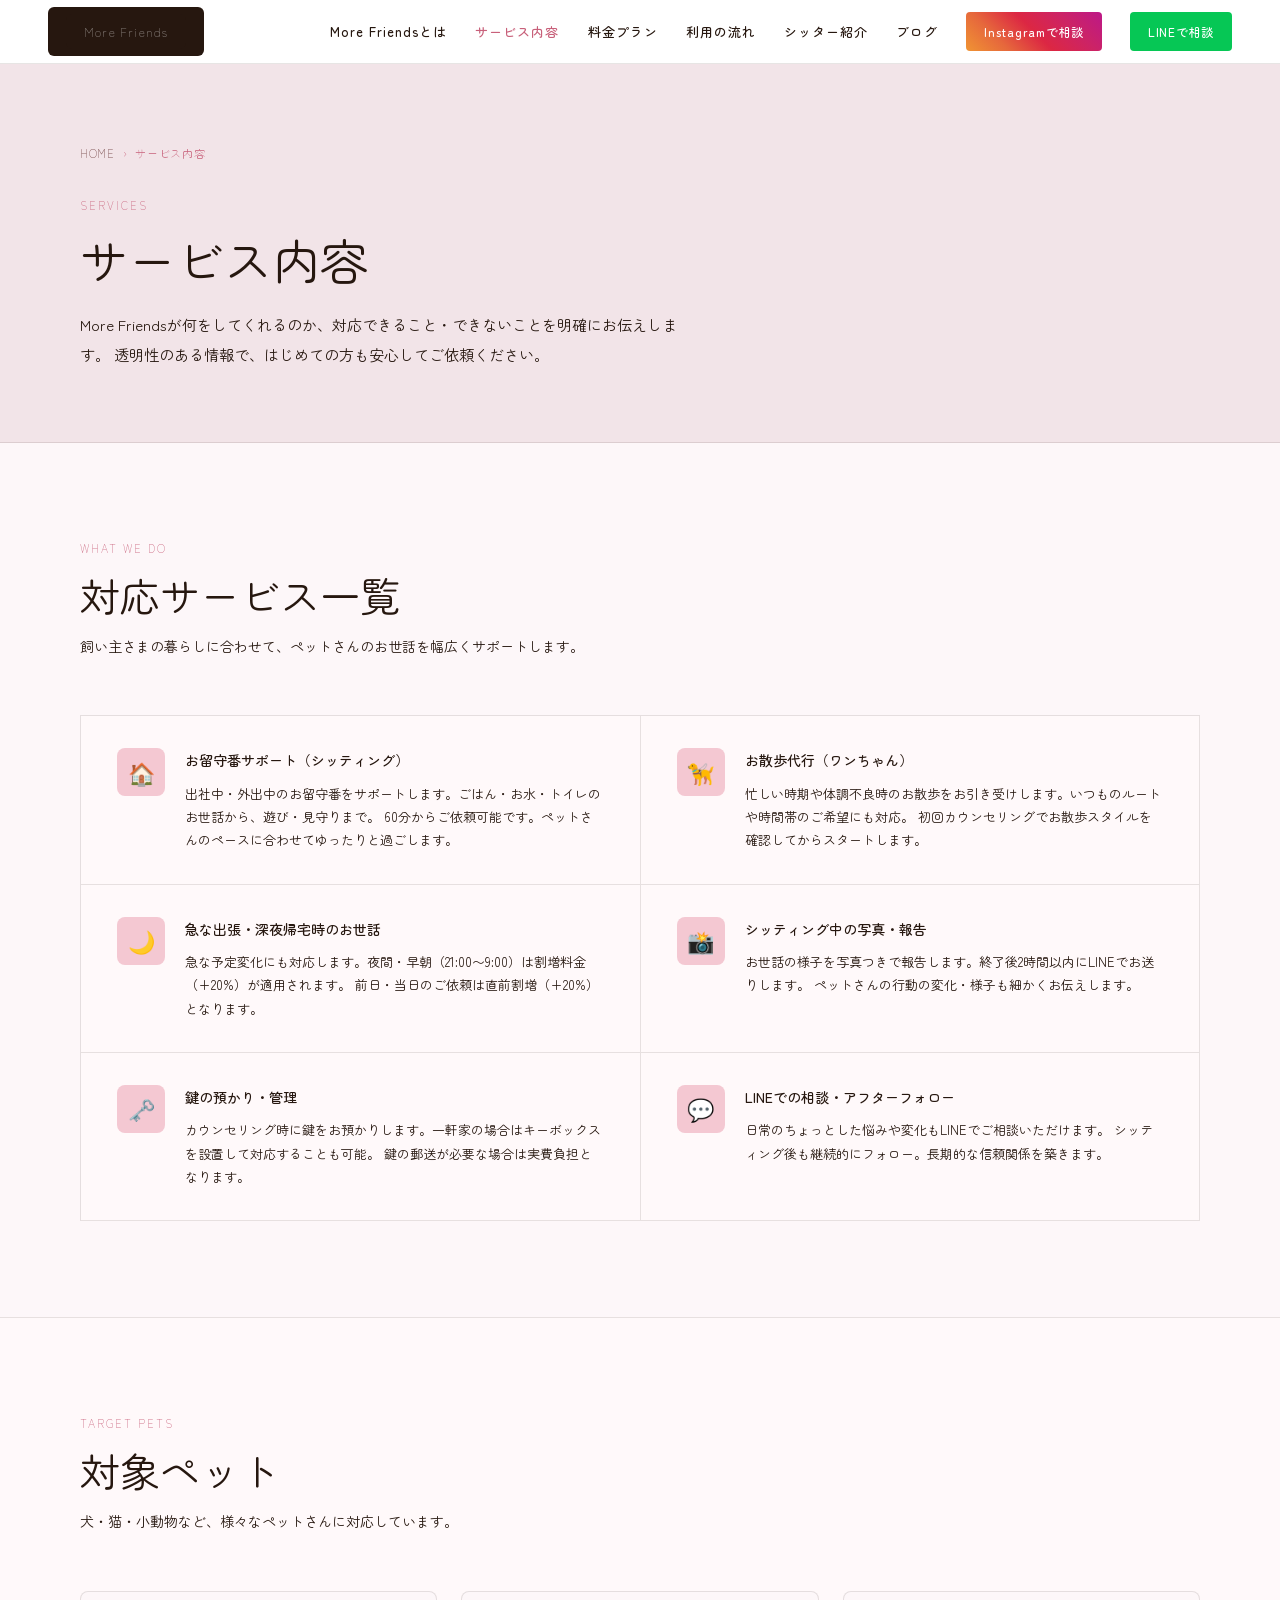
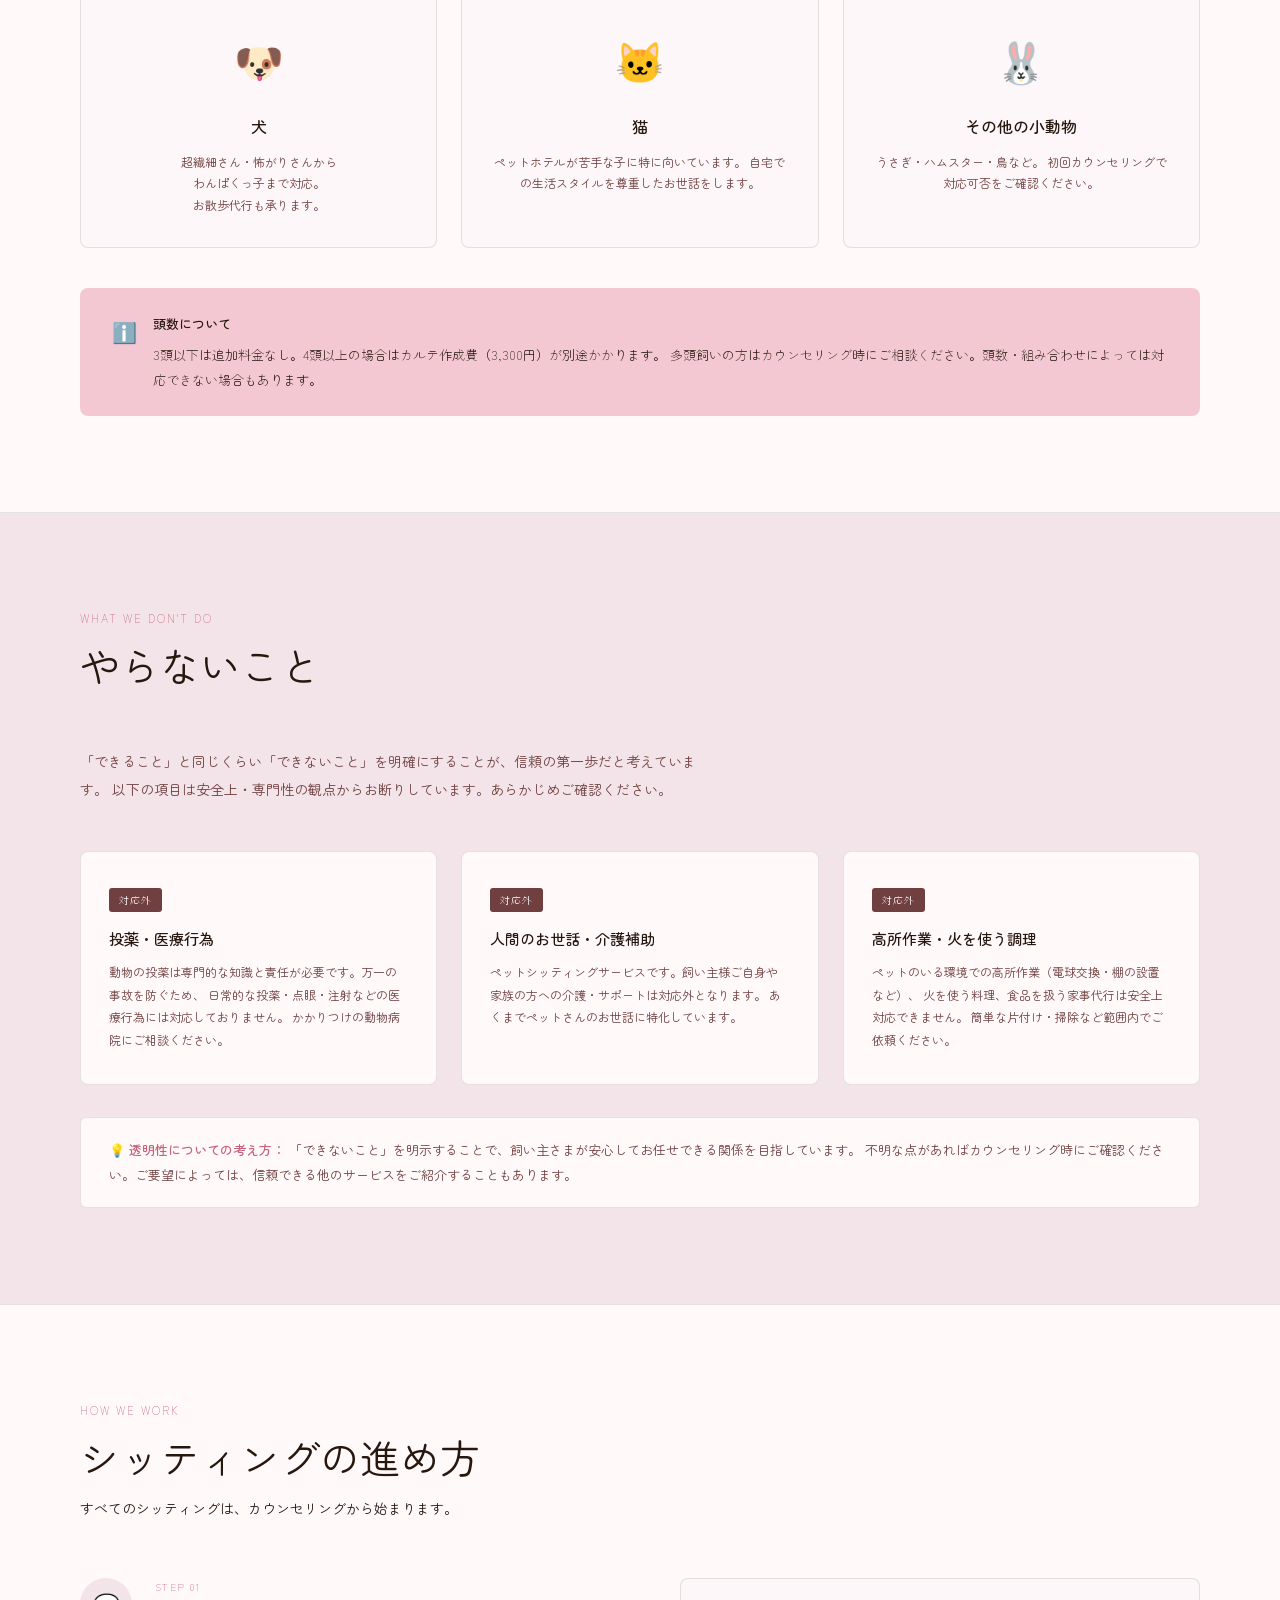
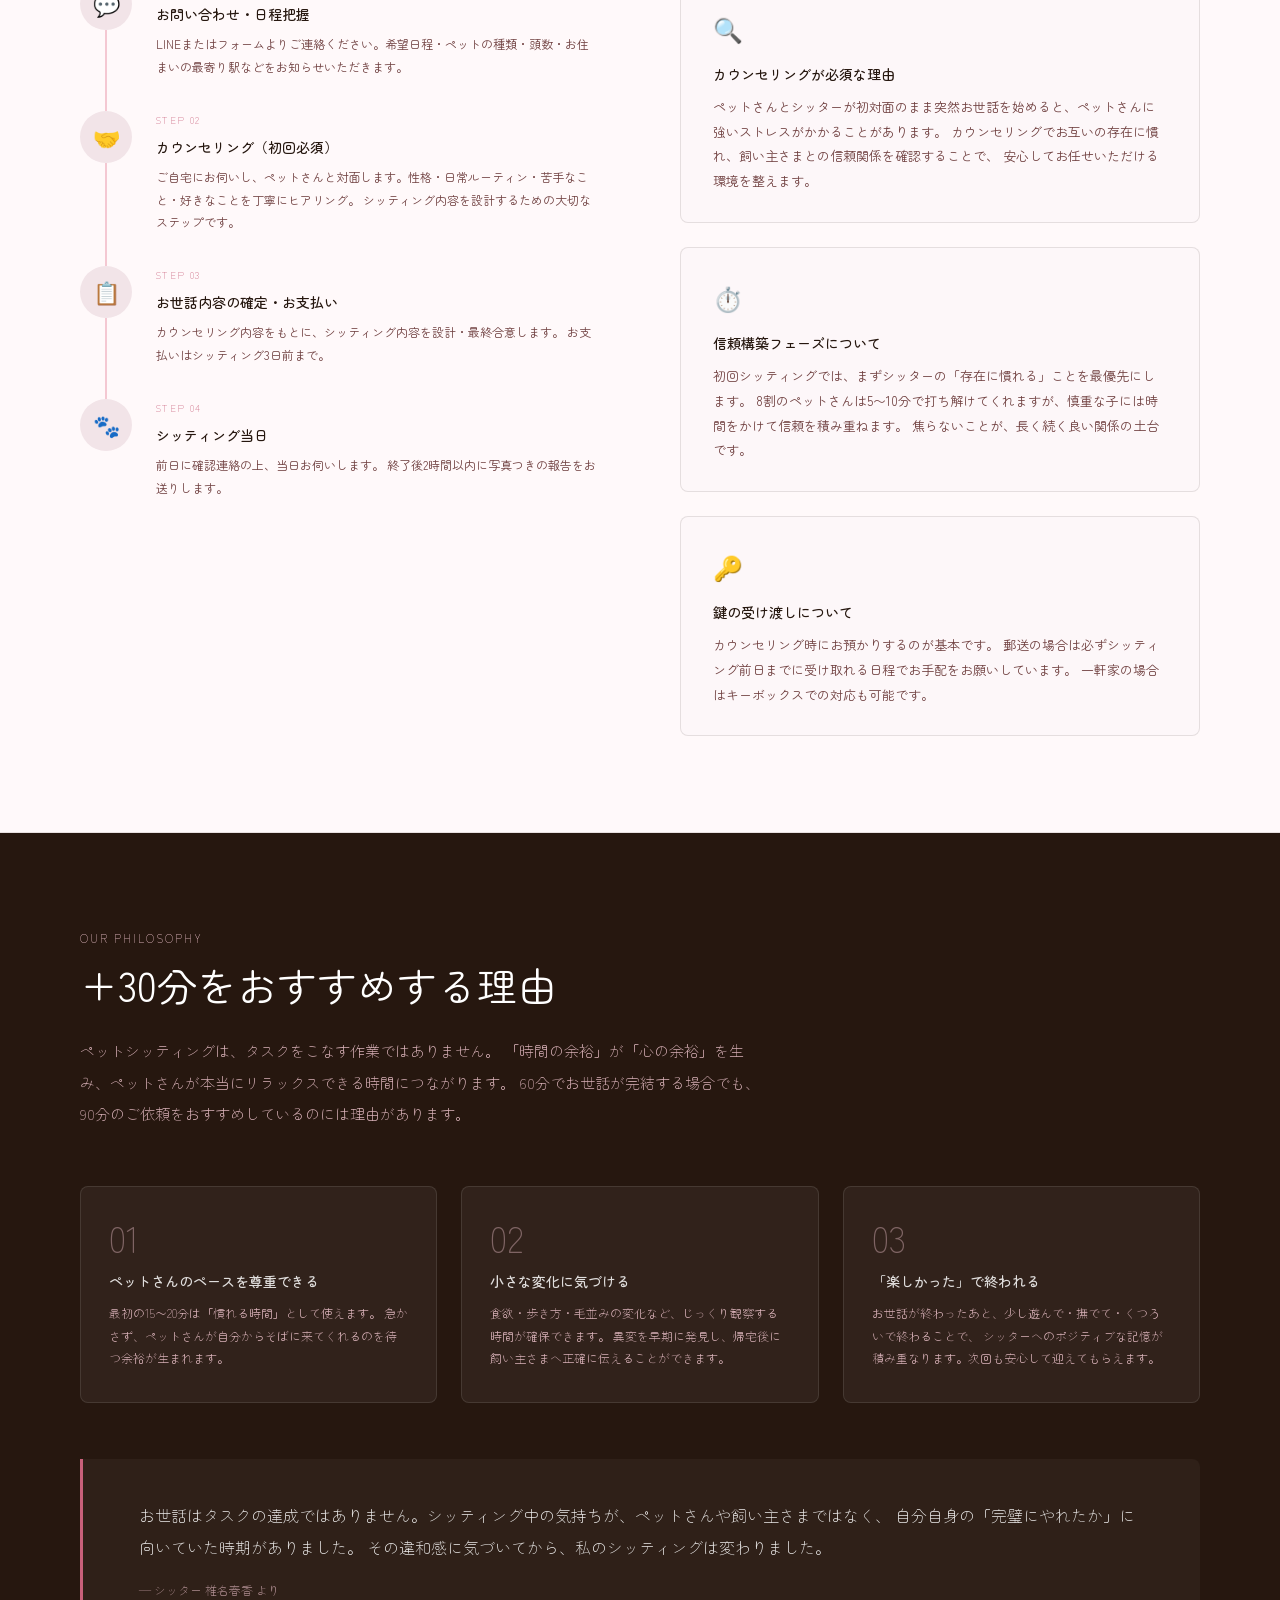
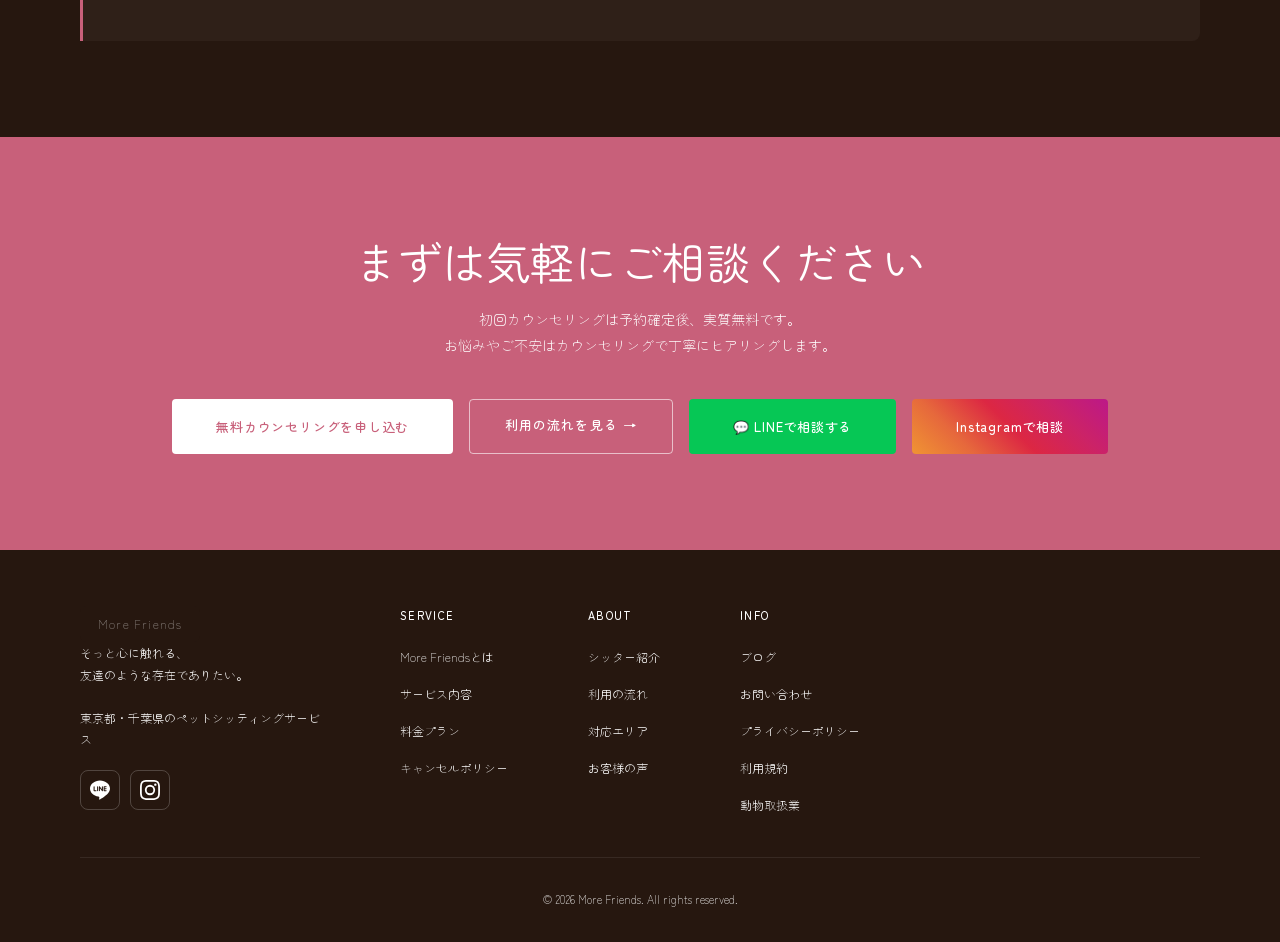
<file: service.html>
<!DOCTYPE html>
<html lang="ja">
<head>
  <meta charset="UTF-8">
  <meta name="viewport" content="width=device-width, initial-scale=1.0">
  <title>サービス内容 — More Friends</title>
  <meta name="description" content="More Friendsのサービス内容一覧。お留守番シッティング・散歩・投薬補助など、ペットさんのペースを大切にしたお世話を東京都・千葉県で提供しています。">
  <link rel="preconnect" href="https://fonts.googleapis.com">
  <link href="https://fonts.googleapis.com/css2?family=Zen+Maru+Gothic:wght@300;400;500;700&display=swap" rel="stylesheet">
  <link rel="stylesheet" href="wireframe-base.css">
  <style>
    /* ページ固有スタイル */
    body { padding-top: 64px; }

    /* ── ページヘッダー ── */
    .page-header {
      background: var(--bg-mid);
      padding: 80px 80px 72px;
      border-bottom: 1px solid var(--border);
    }
    .page-header .label { margin-bottom: 12px; }
    .page-header .section-title { font-size: 48px; margin-bottom: 20px; }
    .page-header .section-sub { max-width: 600px; font-size: 15px; line-height: 2; }
    .breadcrumb {
      font-size: 11px;
      color: var(--text-sub);
      letter-spacing: 0.06em;
      margin-bottom: 32px;
      display: flex;
      gap: 8px;
      align-items: center;
    }
    .breadcrumb span { color: var(--primary); }

    /* ── 対応サービス一覧 ── */
    .services-section {
      background: var(--bg);
      padding: 96px 80px;
    }
    .services-grid {
      display: grid;
      grid-template-columns: repeat(2, 1fr);
      border-top: 1px solid var(--border);
      border-left: 1px solid var(--border);
    }
    .services-grid .service-item {
      border-top: none;
      border-left: none;
      border-bottom: 1px solid var(--border);
      border-right: 1px solid var(--border);
    }

    /* ── 対象ペット ── */
    .pets-section {
      background: var(--bg2);
      padding: 96px 80px;
      border-top: 1px solid var(--border);
      border-bottom: 1px solid var(--border);
    }
    .pets-grid {
      display: grid;
      grid-template-columns: repeat(3, 1fr);
      gap: 24px;
      margin-bottom: 40px;
    }
    .pet-card {
      background: var(--bg);
      border: 1px solid var(--border);
      border-radius: 8px;
      padding: 32px 28px;
      text-align: center;
    }
    .pet-emoji {
      font-size: 40px;
      margin-bottom: 16px;
      display: block;
    }
    .pet-name {
      font-size: 16px;
      font-weight: 500;
      color: var(--text);
      margin-bottom: 10px;
    }
    .pet-note {
      font-size: 12px;
      color: var(--text-sub);
      line-height: 1.8;
    }
    .pets-notice {
      background: var(--primary-l);
      border-radius: 8px;
      padding: 24px 32px;
      display: flex;
      gap: 16px;
      align-items: flex-start;
    }
    .pets-notice-icon {
      font-size: 20px;
      flex-shrink: 0;
      margin-top: 2px;
    }
    .pets-notice-text {
      font-size: 13px;
      color: var(--text);
      line-height: 1.9;
    }
    .pets-notice-text strong {
      font-weight: 500;
      display: block;
      margin-bottom: 6px;
    }

    /* ── やらないこと ── */
    .ng-section {
      background: var(--bg-mid);
      padding: 96px 80px;
    }
    .ng-intro {
      font-size: 14px;
      color: var(--text-sub);
      line-height: 2;
      max-width: 640px;
      margin-bottom: 48px;
    }
    .ng-grid {
      display: grid;
      grid-template-columns: repeat(3, 1fr);
      gap: 24px;
    }
    .ng-card {
      background: var(--bg2);
      border: 1px solid var(--border);
      border-radius: 8px;
      padding: 32px 28px;
      position: relative;
    }
    .ng-badge {
      display: inline-block;
      background: #704040;
      color: #fff;
      font-size: 10px;
      letter-spacing: 0.1em;
      padding: 3px 10px;
      border-radius: 3px;
      margin-bottom: 16px;
    }
    .ng-title {
      font-size: 15px;
      font-weight: 500;
      color: var(--text);
      margin-bottom: 10px;
      line-height: 1.5;
    }
    .ng-reason {
      font-size: 12px;
      color: var(--text-sub);
      line-height: 1.9;
    }
    .ng-section-note {
      margin-top: 32px;
      padding: 20px 28px;
      background: var(--bg2);
      border-radius: 6px;
      border: 1px solid var(--border);
      font-size: 13px;
      color: var(--text-sub);
      line-height: 1.9;
    }
    .ng-section-note strong {
      color: var(--primary);
      font-weight: 500;
    }

    /* ── シッティングの進め方 ── */
    .flow-section {
      background: var(--bg2);
      padding: 96px 80px;
      border-top: 1px solid var(--border);
      border-bottom: 1px solid var(--border);
    }
    .flow-layout {
      display: grid;
      grid-template-columns: 1fr 1fr;
      gap: 80px;
      align-items: start;
    }
    .flow-steps-vertical {
      display: flex;
      flex-direction: column;
      gap: 0;
    }
    .vstep {
      display: flex;
      gap: 24px;
      align-items: flex-start;
      padding-bottom: 32px;
      position: relative;
    }
    .vstep:not(:last-child)::after {
      content: '';
      position: absolute;
      left: 25px;
      top: 52px;
      bottom: 0;
      width: 2px;
      background: var(--primary-l);
    }
    .vstep-icon {
      width: 52px;
      height: 52px;
      border-radius: 50%;
      background: var(--flow-icon-bg);
      display: flex;
      align-items: center;
      justify-content: center;
      font-size: 22px;
      flex-shrink: 0;
      position: relative;
      z-index: 1;
    }
    .vstep-num {
      font-size: 10px;
      letter-spacing: 0.14em;
      color: var(--primary);
      margin-bottom: 6px;
    }
    .vstep-title {
      font-size: 14px;
      font-weight: 500;
      color: var(--text);
      margin-bottom: 6px;
    }
    .vstep-text {
      font-size: 12px;
      color: var(--text-sub);
      line-height: 1.9;
    }
    .flow-aside {
      display: flex;
      flex-direction: column;
      gap: 24px;
    }
    .flow-aside-card {
      background: var(--bg);
      border: 1px solid var(--border);
      border-radius: 8px;
      padding: 28px 32px;
    }
    .flow-aside-card .icon {
      font-size: 24px;
      margin-bottom: 12px;
    }
    .flow-aside-card h3 {
      font-size: 14px;
      font-weight: 500;
      color: var(--text);
      margin-bottom: 8px;
    }
    .flow-aside-card p {
      font-size: 13px;
      color: var(--text-sub);
      line-height: 1.9;
    }

    /* ── +30分をおすすめする理由 ── */
    .philosophy-section {
      background: var(--bg-dark);
      padding: 96px 80px;
    }
    .philosophy-section .label {
      color: var(--dark-label);
    }
    .philosophy-section .section-title {
      color: #fff;
      margin-bottom: 24px;
    }
    .philosophy-lead {
      font-size: 15px;
      color: var(--dark-sub);
      line-height: 2.1;
      max-width: 680px;
      margin-bottom: 56px;
    }
    .philosophy-grid {
      display: grid;
      grid-template-columns: repeat(3, 1fr);
      gap: 24px;
    }
    .philosophy-card {
      background: rgba(255,255,255,0.05);
      border: 1px solid var(--dark-border);
      border-radius: 8px;
      padding: 32px 28px;
    }
    .philosophy-card .num {
      font-size: 36px;
      color: var(--dark-label);
      opacity: 0.4;
      line-height: 1;
      margin-bottom: 16px;
    }
    .philosophy-card h3 {
      font-size: 14px;
      font-weight: 500;
      color: rgba(255,255,255,0.85);
      margin-bottom: 10px;
      line-height: 1.5;
    }
    .philosophy-card p {
      font-size: 12px;
      color: var(--dark-sub);
      line-height: 1.9;
    }
    .philosophy-quote {
      margin-top: 56px;
      padding: 40px 56px;
      border-left: 3px solid var(--primary);
      background: rgba(255,255,255,0.04);
      border-radius: 0 8px 8px 0;
    }
    .philosophy-quote p {
      font-size: 16px;
      color: rgba(255,255,255,0.92);
      line-height: 2;
      font-weight: 300;
    }
    .philosophy-quote cite {
      display: block;
      margin-top: 16px;
      font-size: 12px;
      color: var(--dark-note);
      font-style: normal;
    }

    /* ── レスポンシブ補足 ── */
    @media (max-width: 1024px) {
      .page-header { padding: 64px 40px 56px; }
      .services-section,
      .pets-section,
      .ng-section,
      .flow-section,
      .philosophy-section { padding: 72px 40px; }
      .ng-grid,
      .pets-grid,
      .philosophy-grid { grid-template-columns: 1fr; }
      .flow-layout { grid-template-columns: 1fr; gap: 48px; }
    }
    @media (max-width: 640px) {
      .page-header { padding: 48px 20px 40px; }
      .page-header .section-title { font-size: 32px; }
      .services-section,
      .pets-section,
      .ng-section,
      .flow-section,
      .philosophy-section { padding: 56px 20px; }
      .services-grid { grid-template-columns: 1fr; }
      .philosophy-quote { padding: 28px 24px; }
    }
  </style>
</head>
<body>

<!-- ══════════════════════════════════════════
     HEADER (共通)
════════════════════════════════════════════ -->
<!-- parts/header.php -->
<header>
  <a href="/" class="header-logo">
    <div class="ph-logo">More Friends</div>
  </a>
  <nav id="sp-nav" aria-hidden="true">
    <a href="./about.html">More Friendsとは</a>
    <a href="./service.html" style="color:var(--primary); font-weight:500;">サービス内容</a>
    <a href="./price.html">料金プラン</a>
    <a href="./flow.html">利用の流れ</a>
    <a href="./sitter.html">シッター紹介</a>
    <a href="./blog.html">ブログ</a>
    <a href="#" class="btn-ig">Instagramで相談</a>
    <a href="./contact.html" class="btn-line">LINEで相談</a>
  </nav>
  <!-- SP: ハンバーガーボタン -->
  <button class="hamburger" aria-label="メニューを開く" aria-expanded="false" aria-controls="sp-nav">
    <span></span>
    <span></span>
    <span></span>
  </button>
</header>

<main>

<!-- ══════════════════════════════════════════
     1. ページヘッダー
════════════════════════════════════════════ -->
<!-- parts/page-header.php -->
<section class="page-header">
  <div class="breadcrumb">
    <a href="/">HOME</a>
    <span>›</span>
    <span>サービス内容</span>
  </div>
  <span class="label">Services</span>
  <h1 class="section-title">サービス内容</h1>
  <p class="section-sub">
    More Friendsが何をしてくれるのか、対応できること・できないことを明確にお伝えします。
    透明性のある情報で、はじめての方も安心してご依頼ください。
  </p>
</section>

<!-- ══════════════════════════════════════════
     2. 対応サービス一覧
════════════════════════════════════════════ -->
<!-- parts/service-list.php -->
<section class="services-section">
  <div class="section-header">
    <span class="label">What We Do</span>
    <h2 class="section-title">対応サービス一覧</h2>
    <p class="section-sub">飼い主さまの暮らしに合わせて、ペットさんのお世話を幅広くサポートします。</p>
  </div>

  <div class="services-grid">
    <div class="service-item">
      <div class="service-icon">🏠</div>
      <div>
        <div class="service-title">お留守番サポート（シッティング）</div>
        <div class="service-text">
          出社中・外出中のお留守番をサポートします。ごはん・お水・トイレのお世話から、遊び・見守りまで。
          60分からご依頼可能です。ペットさんのペースに合わせてゆったりと過ごします。
        </div>
      </div>
    </div>
    <div class="service-item">
      <div class="service-icon">🦮</div>
      <div>
        <div class="service-title">お散歩代行（ワンちゃん）</div>
        <div class="service-text">
          忙しい時期や体調不良時のお散歩をお引き受けします。いつものルートや時間帯のご希望にも対応。
          初回カウンセリングでお散歩スタイルを確認してからスタートします。
        </div>
      </div>
    </div>
    <div class="service-item">
      <div class="service-icon">🌙</div>
      <div>
        <div class="service-title">急な出張・深夜帰宅時のお世話</div>
        <div class="service-text">
          急な予定変化にも対応します。夜間・早朝（21:00〜9:00）は割増料金（+20%）が適用されます。
          前日・当日のご依頼は直前割増（+20%）となります。
        </div>
      </div>
    </div>
    <div class="service-item">
      <div class="service-icon">📸</div>
      <div>
        <div class="service-title">シッティング中の写真・報告</div>
        <div class="service-text">
          お世話の様子を写真つきで報告します。終了後2時間以内にLINEでお送りします。
          ペットさんの行動の変化・様子も細かくお伝えします。
        </div>
      </div>
    </div>
    <div class="service-item">
      <div class="service-icon">🗝️</div>
      <div>
        <div class="service-title">鍵の預かり・管理</div>
        <div class="service-text">
          カウンセリング時に鍵をお預かりします。一軒家の場合はキーボックスを設置して対応することも可能。
          鍵の郵送が必要な場合は実費負担となります。
        </div>
      </div>
    </div>
    <div class="service-item">
      <div class="service-icon">💬</div>
      <div>
        <div class="service-title">LINEでの相談・アフターフォロー</div>
        <div class="service-text">
          日常のちょっとした悩みや変化もLINEでご相談いただけます。
          シッティング後も継続的にフォロー。長期的な信頼関係を築きます。
        </div>
      </div>
    </div>
  </div>
</section>

<!-- ══════════════════════════════════════════
     3. 対象ペット
════════════════════════════════════════════ -->
<!-- parts/target-pets.php -->
<section class="pets-section">
  <div class="section-header">
    <span class="label">Target Pets</span>
    <h2 class="section-title">対象ペット</h2>
    <p class="section-sub">犬・猫・小動物など、様々なペットさんに対応しています。</p>
  </div>

  <div class="pets-grid">
    <div class="pet-card">
      <span class="pet-emoji">🐶</span>
      <div class="pet-name">犬</div>
      <div class="pet-note">
        超繊細さん・怖がりさんから<br>わんぱくっ子まで対応。<br>お散歩代行も承ります。
      </div>
    </div>
    <div class="pet-card">
      <span class="pet-emoji">🐱</span>
      <div class="pet-name">猫</div>
      <div class="pet-note">
        ペットホテルが苦手な子に特に向いています。
        自宅での生活スタイルを尊重したお世話をします。
      </div>
    </div>
    <div class="pet-card">
      <span class="pet-emoji">🐰</span>
      <div class="pet-name">その他の小動物</div>
      <div class="pet-note">
        うさぎ・ハムスター・鳥など。
        初回カウンセリングで対応可否をご確認ください。
      </div>
    </div>
  </div>

  <div class="pets-notice">
    <div class="pets-notice-icon">ℹ️</div>
    <div class="pets-notice-text">
      <strong>頭数について</strong>
      3頭以下は追加料金なし。4頭以上の場合はカルテ作成費（3,300円）が別途かかります。
      多頭飼いの方はカウンセリング時にご相談ください。頭数・組み合わせによっては対応できない場合もあります。
    </div>
  </div>
</section>

<!-- ══════════════════════════════════════════
     4. やらないこと
════════════════════════════════════════════ -->
<!-- parts/ng-service.php -->
<section class="ng-section">
  <div class="section-header">
    <span class="label">What We Don't Do</span>
    <h2 class="section-title">やらないこと</h2>
  </div>
  <p class="ng-intro">
    「できること」と同じくらい「できないこと」を明確にすることが、信頼の第一歩だと考えています。
    以下の項目は安全上・専門性の観点からお断りしています。あらかじめご確認ください。
  </p>

  <div class="ng-grid">
    <div class="ng-card">
      <span class="ng-badge">対応外</span>
      <div class="ng-title">投薬・医療行為</div>
      <div class="ng-reason">
        動物の投薬は専門的な知識と責任が必要です。万一の事故を防ぐため、
        日常的な投薬・点眼・注射などの医療行為には対応しておりません。
        かかりつけの動物病院にご相談ください。
      </div>
    </div>
    <div class="ng-card">
      <span class="ng-badge">対応外</span>
      <div class="ng-title">人間のお世話・介護補助</div>
      <div class="ng-reason">
        ペットシッティングサービスです。飼い主様ご自身や家族の方への介護・サポートは対応外となります。
        あくまでペットさんのお世話に特化しています。
      </div>
    </div>
    <div class="ng-card">
      <span class="ng-badge">対応外</span>
      <div class="ng-title">高所作業・火を使う調理</div>
      <div class="ng-reason">
        ペットのいる環境での高所作業（電球交換・棚の設置など）、
        火を使う料理、食品を扱う家事代行は安全上対応できません。
        簡単な片付け・掃除など範囲内でご依頼ください。
      </div>
    </div>
  </div>

  <div class="ng-section-note">
    💡 <strong>透明性についての考え方：</strong>
    「できないこと」を明示することで、飼い主さまが安心してお任せできる関係を目指しています。
    不明な点があればカウンセリング時にご確認ください。ご要望によっては、信頼できる他のサービスをご紹介することもあります。
  </div>
</section>

<!-- ══════════════════════════════════════════
     5. シッティングの進め方
════════════════════════════════════════════ -->
<!-- parts/how-to.php -->
<section class="flow-section">
  <div class="section-header">
    <span class="label">How We Work</span>
    <h2 class="section-title">シッティングの進め方</h2>
    <p class="section-sub">すべてのシッティングは、カウンセリングから始まります。</p>
  </div>

  <div class="flow-layout">
    <div class="flow-steps-vertical">
      <div class="vstep">
        <div class="vstep-icon">💬</div>
        <div>
          <div class="vstep-num">STEP 01</div>
          <div class="vstep-title">お問い合わせ・日程把握</div>
          <div class="vstep-text">
            LINEまたはフォームよりご連絡ください。希望日程・ペットの種類・頭数・お住まいの最寄り駅などをお知らせいただきます。
          </div>
        </div>
      </div>
      <div class="vstep">
        <div class="vstep-icon">🤝</div>
        <div>
          <div class="vstep-num">STEP 02</div>
          <div class="vstep-title">カウンセリング（初回必須）</div>
          <div class="vstep-text">
            ご自宅にお伺いし、ペットさんと対面します。性格・日常ルーティン・苦手なこと・好きなことを丁寧にヒアリング。
            シッティング内容を設計するための大切なステップです。
          </div>
        </div>
      </div>
      <div class="vstep">
        <div class="vstep-icon">📋</div>
        <div>
          <div class="vstep-num">STEP 03</div>
          <div class="vstep-title">お世話内容の確定・お支払い</div>
          <div class="vstep-text">
            カウンセリング内容をもとに、シッティング内容を設計・最終合意します。
            お支払いはシッティング3日前まで。
          </div>
        </div>
      </div>
      <div class="vstep">
        <div class="vstep-icon">🐾</div>
        <div>
          <div class="vstep-num">STEP 04</div>
          <div class="vstep-title">シッティング当日</div>
          <div class="vstep-text">
            前日に確認連絡の上、当日お伺いします。
            終了後2時間以内に写真つきの報告をお送りします。
          </div>
        </div>
      </div>
    </div>

    <div class="flow-aside">
      <div class="flow-aside-card">
        <div class="icon">🔍</div>
        <h3>カウンセリングが必須な理由</h3>
        <p>
          ペットさんとシッターが初対面のまま突然お世話を始めると、ペットさんに強いストレスがかかることがあります。
          カウンセリングでお互いの存在に慣れ、飼い主さまとの信頼関係を確認することで、
          安心してお任せいただける環境を整えます。
        </p>
      </div>
      <div class="flow-aside-card">
        <div class="icon">⏱️</div>
        <h3>信頼構築フェーズについて</h3>
        <p>
          初回シッティングでは、まずシッターの「存在に慣れる」ことを最優先にします。
          8割のペットさんは5〜10分で打ち解けてくれますが、慎重な子には時間をかけて信頼を積み重ねます。
          焦らないことが、長く続く良い関係の土台です。
        </p>
      </div>
      <div class="flow-aside-card">
        <div class="icon">🔑</div>
        <h3>鍵の受け渡しについて</h3>
        <p>
          カウンセリング時にお預かりするのが基本です。
          郵送の場合は必ずシッティング前日までに受け取れる日程でお手配をお願いしています。
          一軒家の場合はキーボックスでの対応も可能です。
        </p>
      </div>
    </div>
  </div>
</section>

<!-- ══════════════════════════════════════════
     6. +30分をおすすめする理由
════════════════════════════════════════════ -->
<!-- parts/time-recommend.php -->
<section class="philosophy-section">
  <span class="label">Our Philosophy</span>
  <h2 class="section-title">+30分をおすすめする理由</h2>
  <p class="philosophy-lead">
    ペットシッティングは、タスクをこなす作業ではありません。
    「時間の余裕」が「心の余裕」を生み、ペットさんが本当にリラックスできる時間につながります。
    60分でお世話が完結する場合でも、90分のご依頼をおすすめしているのには理由があります。
  </p>

  <div class="philosophy-grid">
    <div class="philosophy-card">
      <div class="num">01</div>
      <h3>ペットさんのペースを尊重できる</h3>
      <p>
        最初の15〜20分は「慣れる時間」として使えます。
        急かさず、ペットさんが自分からそばに来てくれるのを待つ余裕が生まれます。
      </p>
    </div>
    <div class="philosophy-card">
      <div class="num">02</div>
      <h3>小さな変化に気づける</h3>
      <p>
        食欲・歩き方・毛並みの変化など、じっくり観察する時間が確保できます。
        異変を早期に発見し、帰宅後に飼い主さまへ正確に伝えることができます。
      </p>
    </div>
    <div class="philosophy-card">
      <div class="num">03</div>
      <h3>「楽しかった」で終われる</h3>
      <p>
        お世話が終わったあと、少し遊んで・撫でて・くつろいで終わることで、
        シッターへのポジティブな記憶が積み重なります。次回も安心して迎えてもらえます。
      </p>
    </div>
  </div>

  <div class="philosophy-quote">
    <p>
      お世話はタスクの達成ではありません。シッティング中の気持ちが、ペットさんや飼い主さまではなく、
      自分自身の「完璧にやれたか」に向いていた時期がありました。
      その違和感に気づいてから、私のシッティングは変わりました。
    </p>
    <cite>— シッター 椎名春香 より</cite>
  </div>
</section>

<!-- ══════════════════════════════════════════
     7. CTA
════════════════════════════════════════════ -->
<!-- parts/cta.php -->
<section class="cta-section">
  <h2 class="section-title">
    まずは気軽にご相談ください
  </h2>
  <p>
    初回カウンセリングは予約確定後、実質無料です。<br>
    お悩みやご不安はカウンセリングで丁寧にヒアリングします。
  </p>
  <div class="cta-buttons">
    <a href="./contact.html" class="btn-cta-white">無料カウンセリングを申し込む</a>
    <a href="./flow.html" class="btn-outline">利用の流れを見る →</a>
    <a href="./contact.html" class="btn-line-lg">💬 LINEで相談する</a>
    <a href="#" class="btn-ig-lg">Instagramで相談</a>
  </div>
</section>

</main>

<!-- ══════════════════════════════════════════
     FOOTER (共通)
════════════════════════════════════════════ -->
<!-- parts/footer.php -->
<footer>
  <div class="footer-top">
    <div>
      <div class="ph-logo footer-logo">More Friends</div>
      <div class="footer-tagline">
        そっと心に触れる、<br>友達のような存在でありたい。<br><br>
        東京都・千葉県のペットシッティングサービス
      </div>
      <div class="footer-sns">
        <a href="#" class="footer-sns-btn" aria-label="LINE">
          <svg xmlns="http://www.w3.org/2000/svg" width="20" height="20" viewBox="0 0 24 24" fill="currentColor"><path d="M19.365 9.863c.349 0 .63.285.63.631 0 .345-.281.63-.63.63H17.61v1.125h1.755c.349 0 .63.283.63.63 0 .344-.281.629-.63.629h-2.386c-.345 0-.627-.285-.627-.629V8.108c0-.345.282-.63.627-.63h2.386c.349 0 .63.285.63.63 0 .349-.281.63-.63.63H17.61v1.125h1.755zm-3.855 3.016c0 .27-.174.51-.432.596-.064.021-.133.031-.199.031-.211 0-.391-.09-.51-.25l-2.443-3.317v2.94c0 .344-.279.629-.631.629-.346 0-.626-.285-.626-.629V8.108c0-.27.173-.51.43-.595.06-.023.136-.033.194-.033.195 0 .375.104.495.254l2.462 3.33V8.108c0-.345.282-.63.63-.63.345 0 .63.285.63.63v4.771zm-5.741 0c0 .344-.282.629-.631.629-.345 0-.627-.285-.627-.629V8.108c0-.345.282-.63.627-.63.349 0 .631.285.631.63v4.771zm-2.466.629H4.917c-.345 0-.63-.285-.63-.629V8.108c0-.345.285-.63.63-.63.348 0 .63.285.63.63v4.141h1.756c.348 0 .629.283.629.63 0 .344-.281.629-.629.629M24 10.314C24 4.943 18.615.572 12 .572S0 4.943 0 10.314c0 4.811 4.27 8.842 10.035 9.608.391.082.923.258 1.058.59.12.301.079.766.038 1.08l-.164 1.02c-.045.301-.24 1.186 1.049.645 1.291-.539 6.916-4.078 9.436-6.975C23.176 14.393 24 12.458 24 10.314"/></svg>
        </a>
        <a href="#" class="footer-sns-btn" aria-label="Instagram">
          <svg xmlns="http://www.w3.org/2000/svg" width="20" height="20" viewBox="0 0 24 24" fill="currentColor"><path d="M12 2.163c3.204 0 3.584.012 4.85.07 3.252.148 4.771 1.691 4.919 4.919.058 1.265.069 1.645.069 4.849 0 3.205-.012 3.584-.069 4.849-.149 3.225-1.664 4.771-4.919 4.919-1.266.058-1.644.07-4.85.07-3.204 0-3.584-.012-4.849-.07-3.26-.149-4.771-1.699-4.919-4.92-.058-1.265-.07-1.644-.07-4.849 0-3.204.013-3.583.07-4.849.149-3.227 1.664-4.771 4.919-4.919 1.266-.057 1.645-.069 4.849-.069zM12 0C8.741 0 8.333.014 7.053.072 2.695.272.273 2.69.073 7.052.014 8.333 0 8.741 0 12c0 3.259.014 3.668.072 4.948.2 4.358 2.618 6.78 6.98 6.98C8.333 23.986 8.741 24 12 24c3.259 0 3.668-.014 4.948-.072 4.354-.2 6.782-2.618 6.979-6.98.059-1.28.073-1.689.073-4.948 0-3.259-.014-3.667-.072-4.947-.196-4.354-2.617-6.78-6.979-6.98C15.668.014 15.259 0 12 0zm0 5.838a6.162 6.162 0 100 12.324 6.162 6.162 0 000-12.324zM12 16a4 4 0 110-8 4 4 0 010 8zm6.406-11.845a1.44 1.44 0 100 2.881 1.44 1.44 0 000-2.881z"/></svg>
        </a>
      </div>
    </div>
    <div class="footer-nav">
      <div class="footer-nav-col">
        <p class="footer-nav-heading">Service</p>
        <ul>
          <li><a href="./about.html">More Friendsとは</a></li>
          <li><a href="./service.html">サービス内容</a></li>
          <li><a href="./price.html">料金プラン</a></li>
          <li><a href="./cancel.html">キャンセルポリシー</a></li>
        </ul>
      </div>
      <div class="footer-nav-col">
        <p class="footer-nav-heading">About</p>
        <ul>
          <li><a href="./sitter.html">シッター紹介</a></li>
          <li><a href="./flow.html">利用の流れ</a></li>
          <li><a href="./area.html">対応エリア</a></li>
          <li><a href="./reviews.html">お客様の声</a></li>
        </ul>
      </div>
      <div class="footer-nav-col">
        <p class="footer-nav-heading">Info</p>
        <ul>
          <li><a href="./blog.html">ブログ</a></li>
          <li><a href="./contact.html">お問い合わせ</a></li>
          <li><a href="#">プライバシーポリシー</a></li>
          <li><a href="#">利用規約</a></li>
          <li><a href="#">動物取扱業</a></li>
        </ul>
      </div>
    </div>
  </div>
  <div class="footer-bottom">
    <span>© 2026 More Friends. All rights reserved.</span>
  </div>
</footer>

<script>
document.querySelector('.hamburger')?.addEventListener('click', function() {
  const nav = document.getElementById('sp-nav');
  const isOpen = nav.classList.toggle('open');
  this.setAttribute('aria-expanded', isOpen);
  nav.setAttribute('aria-hidden', !isOpen);
});
</script>

</body>
</html>
</file>
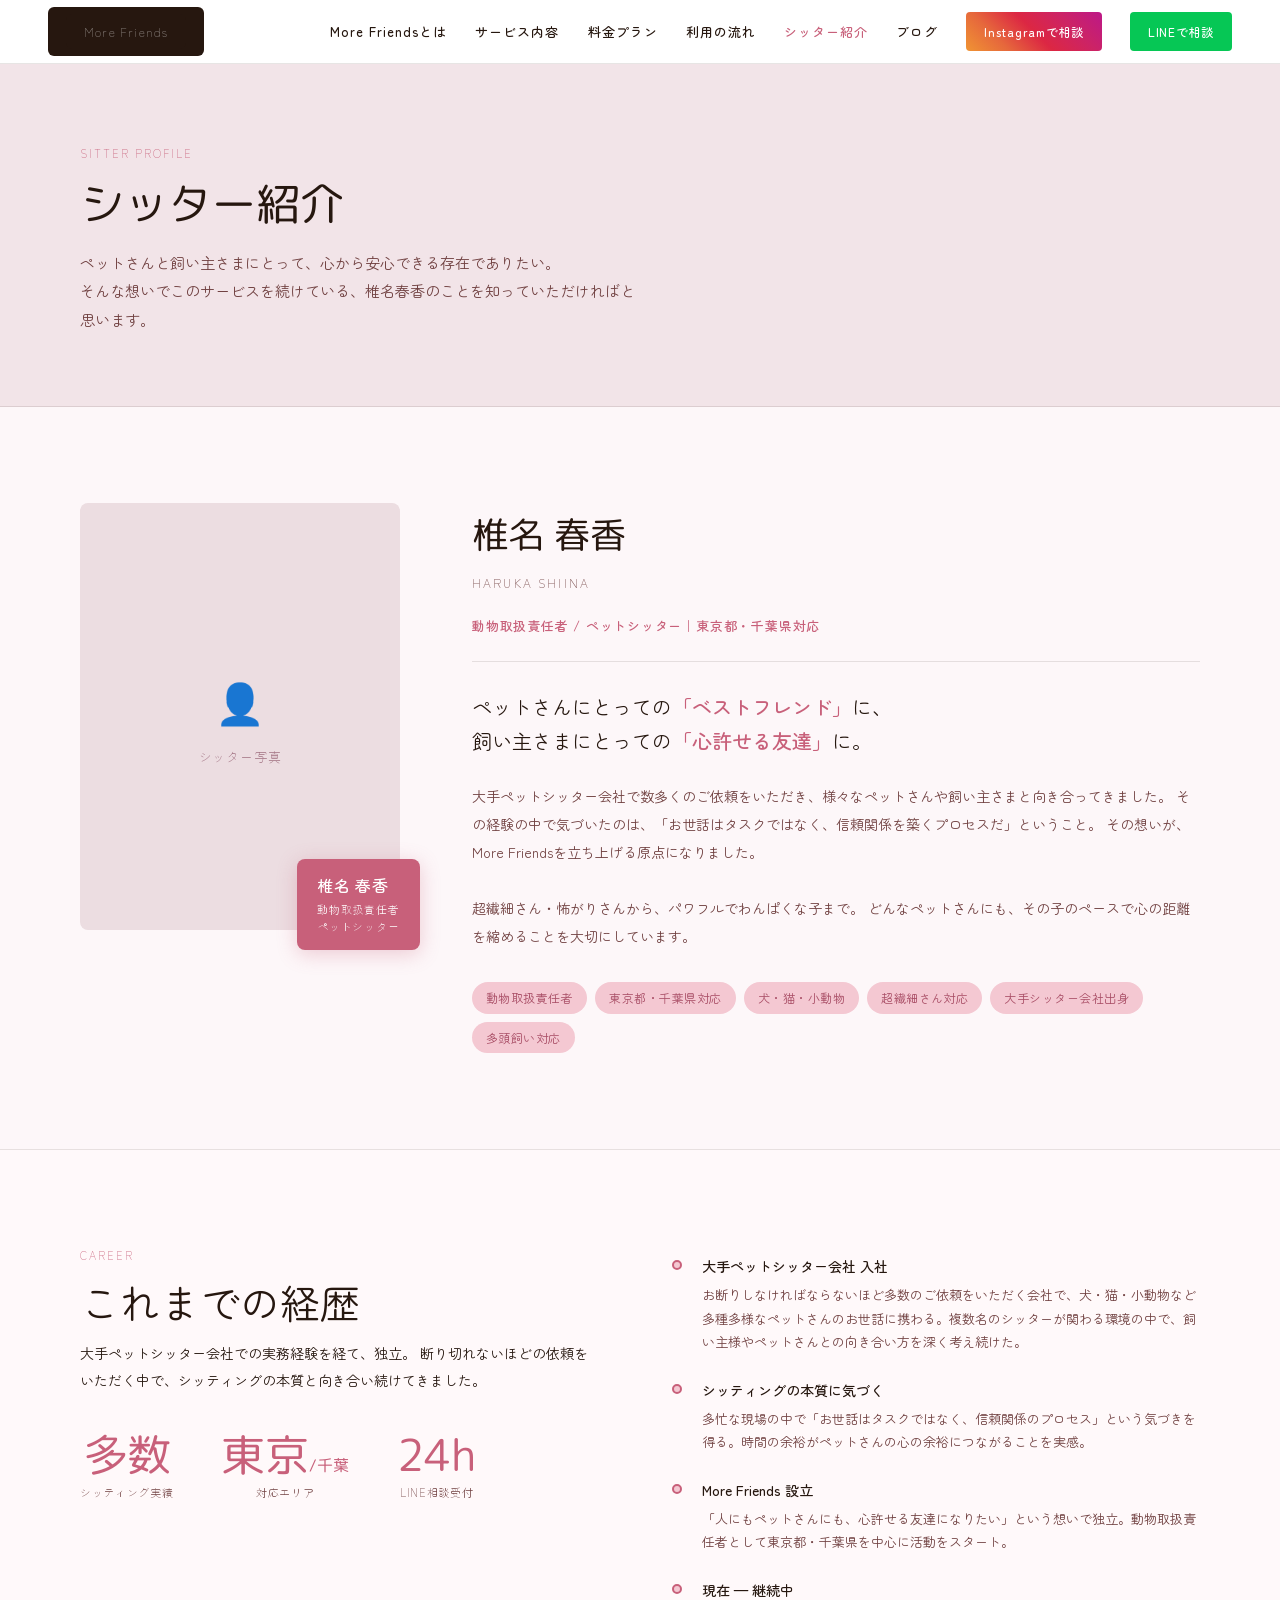
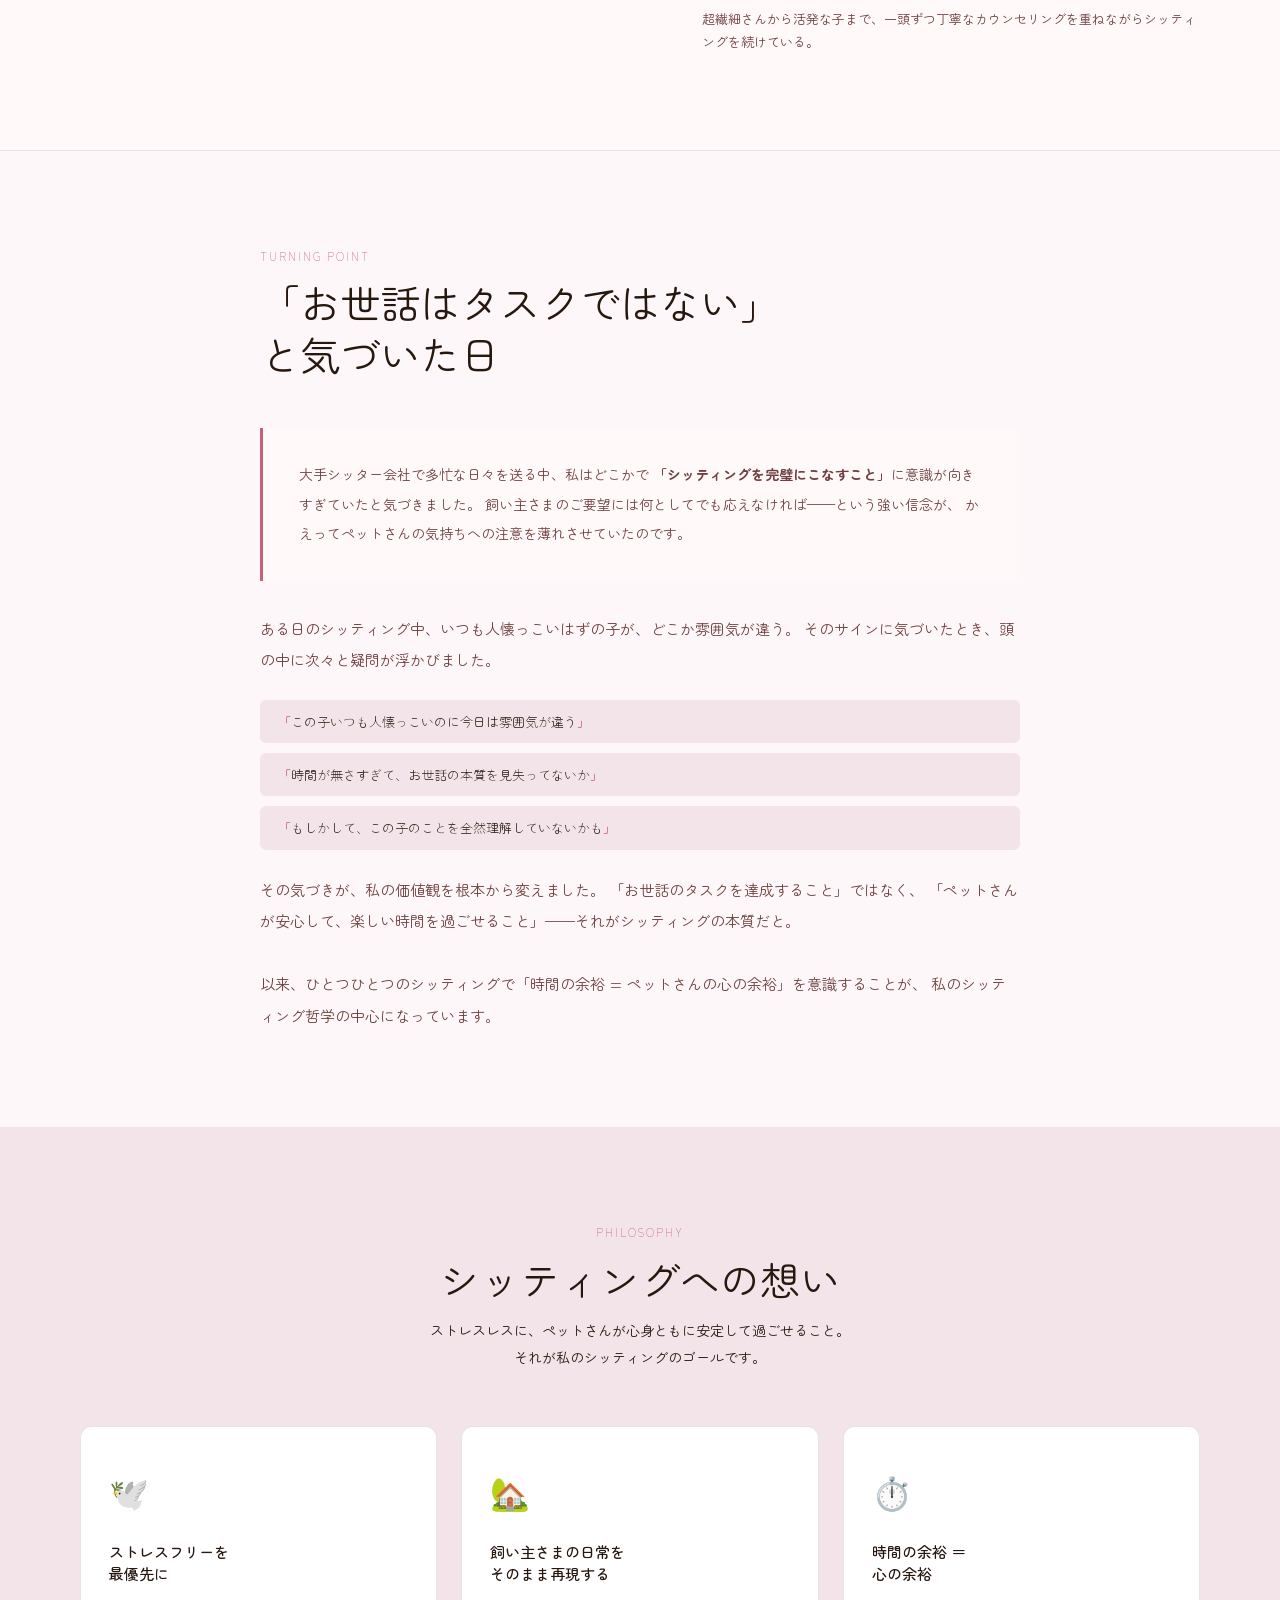
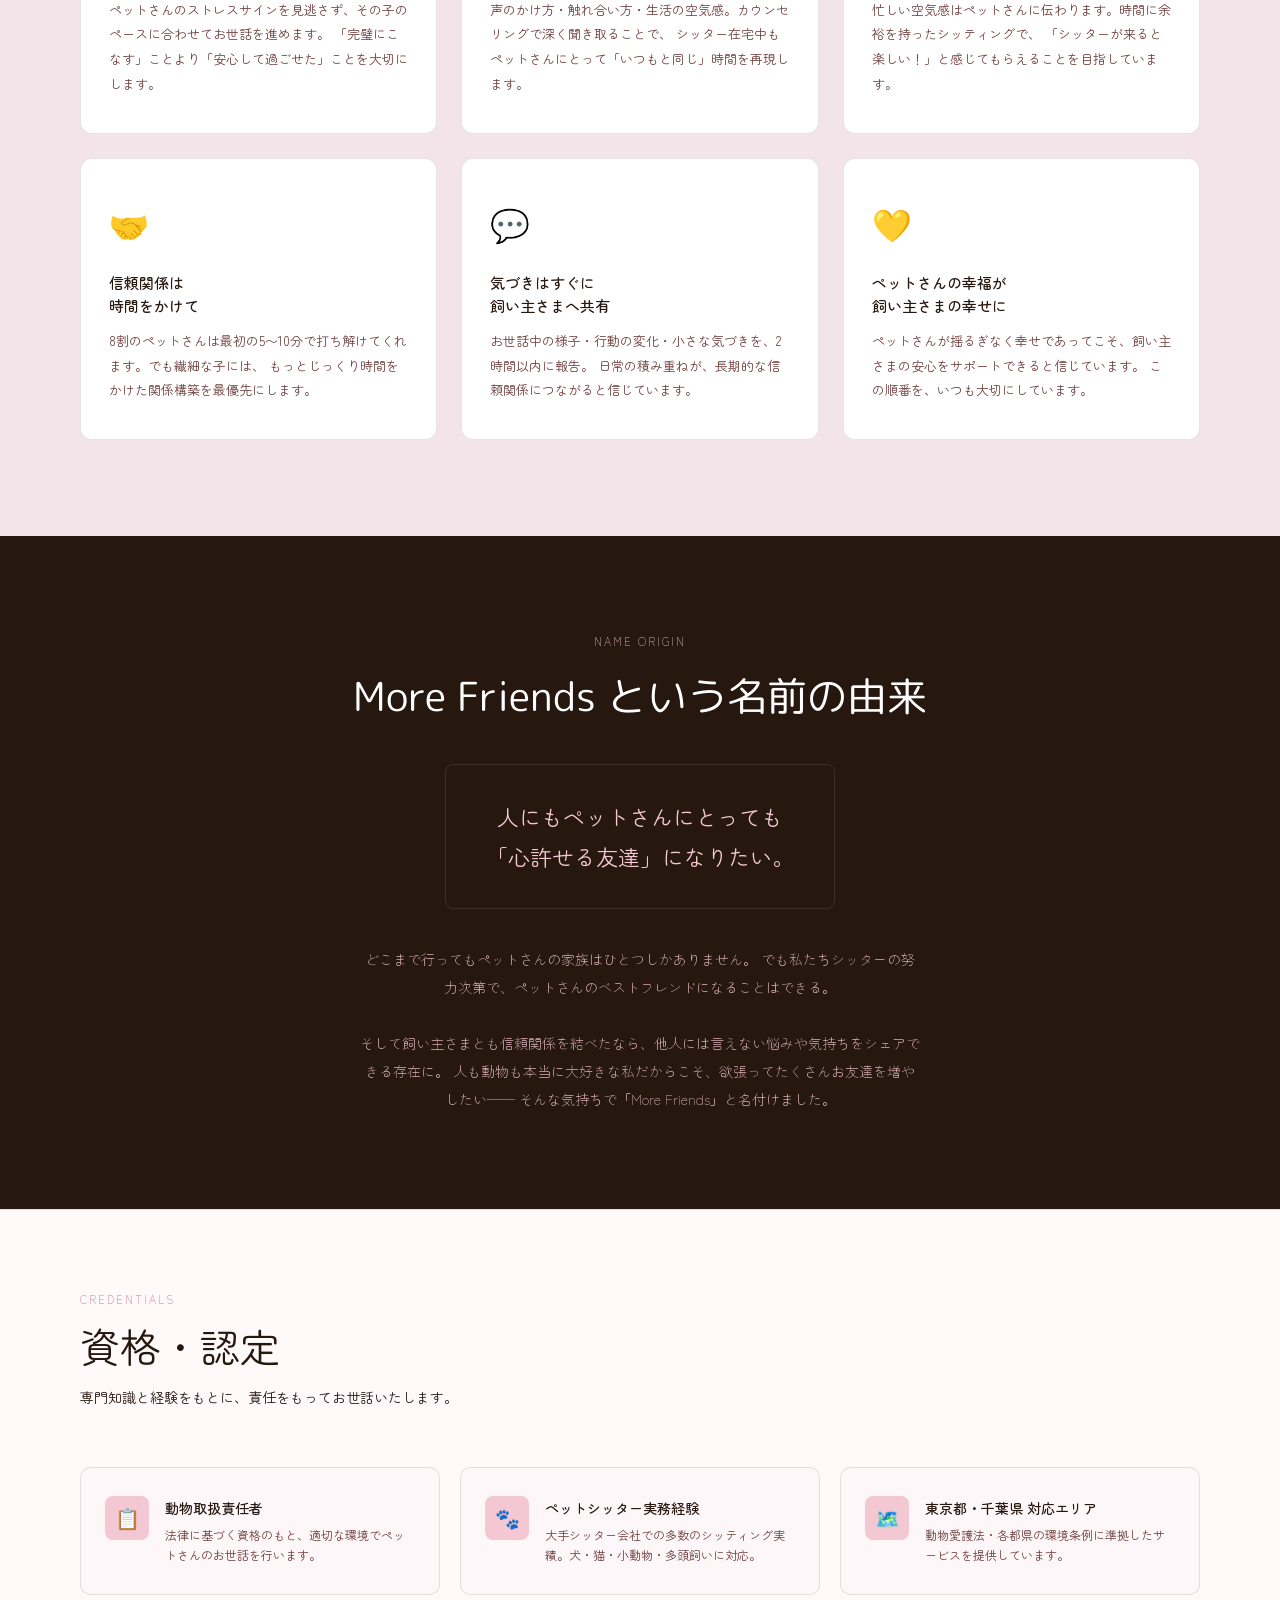
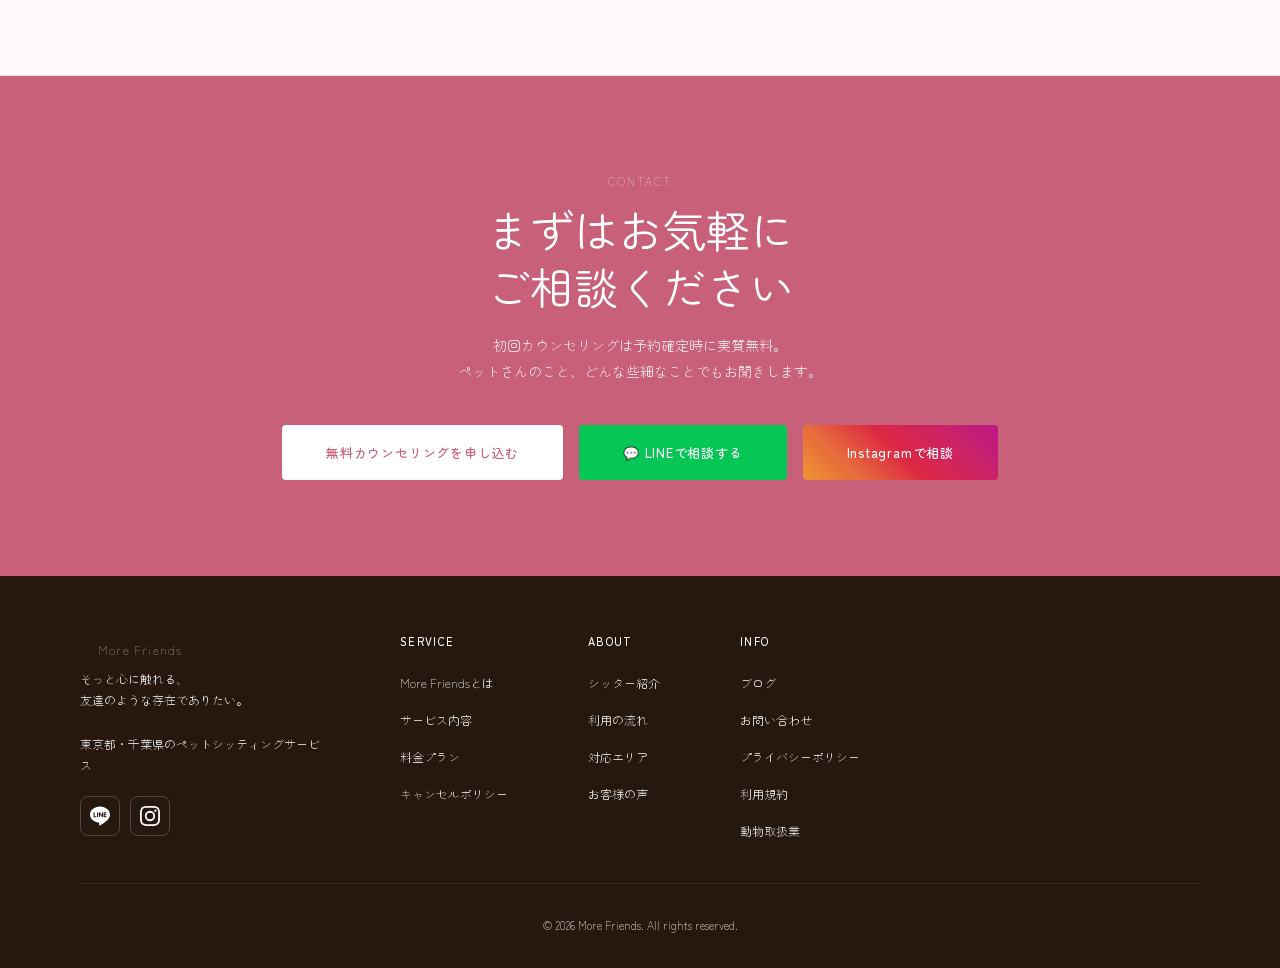
<file: sitter.html>
<!DOCTYPE html>
<html lang="ja">
<head>
  <meta charset="UTF-8">
  <meta name="viewport" content="width=device-width, initial-scale=1.0">
  <title>シッター紹介 — More Friends</title>
  <meta name="description" content="More Friendsシッター紹介。動物取扱責任者・椎名春香のプロフィール、経歴、資格、シッティングへの想いをご紹介します。">
  <link rel="preconnect" href="https://fonts.googleapis.com">
  <link href="https://fonts.googleapis.com/css2?family=M+PLUS+Rounded+1c:wght@300;400;500&display=swap" rel="stylesheet">
  <link rel="stylesheet" href="wireframe-base.css">
  <style>
    /* =============================================
       PAGE-LOCAL STYLES — sitter.html
       wireframe-base.css のトークンを参照
    ============================================= */

    /* ページ全体の上パディング (fixed header 分) */
    body { padding-top: 64px; }

    /* ──────────────────────────────────────────
       1. ページヘッダー
    ────────────────────────────────────────── */
    .page-hero {
      background: var(--bg-mid);
      padding: 80px 80px 72px;
      border-bottom: 1px solid var(--border);
    }
    .page-hero .label { margin-bottom: 12px; }
    .page-hero h1 {
      font-family: 'M PLUS Rounded 1c', sans-serif;
      font-size: 44px;
      font-weight: 400;
      color: var(--text);
      line-height: 1.25;
      margin-bottom: 18px;
    }
    .page-hero p {
      font-size: 15px;
      color: var(--text-sub);
      max-width: 560px;
      line-height: 1.9;
    }

    /* ──────────────────────────────────────────
       2. プロフィール
    ────────────────────────────────────────── */
    .profile-section {
      background: var(--bg);
      padding: 96px 80px;
    }
    .profile-grid {
      display: grid;
      grid-template-columns: 320px 1fr;
      gap: 72px;
      align-items: start;
    }
    .profile-photo-col {}
    .profile-photo-wrap {
      position: relative;
    }
    .profile-photo-main {
      width: 100%;
      aspect-ratio: 3/4;
      background: var(--ph-bg);
      border-radius: 8px;
      display: flex;
      flex-direction: column;
      align-items: center;
      justify-content: center;
      color: var(--ph-text);
      font-size: 13px;
      letter-spacing: 0.06em;
      gap: 8px;
    }
    .profile-photo-main span { font-size: 40px; }
    .profile-badge {
      position: absolute;
      bottom: -20px;
      right: -20px;
      background: var(--primary);
      color: #fff;
      border-radius: 8px;
      padding: 14px 20px;
      font-size: 11px;
      letter-spacing: 0.08em;
      line-height: 1.6;
      box-shadow: 0 4px 20px rgba(200,96,122,0.3);
    }
    .profile-badge strong {
      display: block;
      font-size: 16px;
      font-weight: 500;
      margin-bottom: 2px;
    }
    .profile-info-col {}
    .profile-name {
      font-family: 'M PLUS Rounded 1c', sans-serif;
      font-size: 36px;
      font-weight: 400;
      color: var(--text);
      margin-bottom: 4px;
    }
    .profile-name-en {
      font-size: 12px;
      letter-spacing: 0.18em;
      color: var(--text-sub);
      text-transform: uppercase;
      margin-bottom: 20px;
    }
    .profile-role {
      font-size: 13px;
      font-weight: 500;
      color: var(--primary);
      letter-spacing: 0.06em;
      margin-bottom: 28px;
      padding-bottom: 24px;
      border-bottom: 1px solid var(--border);
    }
    .profile-lead {
      font-size: 20px;
      font-weight: 400;
      color: var(--text);
      line-height: 1.7;
      margin-bottom: 24px;
    }
    .profile-lead em {
      color: var(--primary);
      font-style: normal;
      font-weight: 500;
    }
    .profile-body {
      font-size: 14px;
      color: var(--text-sub);
      line-height: 2;
      margin-bottom: 32px;
    }

    /* ──────────────────────────────────────────
       3. 経歴
    ────────────────────────────────────────── */
    .career-section {
      background: var(--bg2);
      padding: 96px 80px;
      border-top: 1px solid var(--border);
      border-bottom: 1px solid var(--border);
    }
    .career-inner {
      display: grid;
      grid-template-columns: 1fr 1fr;
      gap: 64px;
      align-items: start;
    }
    .career-left {}
    .career-right {}
    .career-stat-row {
      display: flex;
      gap: 48px;
      margin-top: 40px;
    }
    .career-stat {
      text-align: center;
    }
    .career-stat-num {
      font-family: 'M PLUS Rounded 1c', sans-serif;
      font-size: 44px;
      font-weight: 400;
      color: var(--primary);
      line-height: 1;
      margin-bottom: 6px;
    }
    .career-stat-num small {
      font-size: 16px;
    }
    .career-stat-label {
      font-size: 11px;
      color: var(--text-sub);
      letter-spacing: 0.06em;
    }
    .career-timeline {
      margin-top: 8px;
      display: flex;
      flex-direction: column;
      gap: 24px;
    }
    .career-item {
      display: flex;
      gap: 20px;
      align-items: flex-start;
    }
    .career-dot {
      width: 10px;
      height: 10px;
      background: var(--primary-l);
      border: 2px solid var(--primary);
      border-radius: 50%;
      flex-shrink: 0;
      margin-top: 6px;
    }
    .career-item-title {
      font-size: 14px;
      font-weight: 500;
      color: var(--text);
      margin-bottom: 4px;
    }
    .career-item-text {
      font-size: 13px;
      color: var(--text-sub);
      line-height: 1.8;
    }

    /* ──────────────────────────────────────────
       4. 価値観の転換点
    ────────────────────────────────────────── */
    .turning-point-section {
      background: var(--bg);
      padding: 96px 80px;
    }
    .turning-point-inner {
      max-width: 760px;
      margin: 0 auto;
    }
    .turning-point-inner .section-header {
      margin-bottom: 48px;
    }
    .episode-block {
      background: var(--bg2);
      border-left: 3px solid var(--primary);
      border-radius: 0 8px 8px 0;
      padding: 32px 36px;
      margin-bottom: 32px;
    }
    .episode-block p {
      font-size: 14px;
      color: var(--text-sub);
      line-height: 2.1;
    }
    .episode-voices {
      display: flex;
      flex-direction: column;
      gap: 10px;
      margin: 24px 0;
    }
    .voice-item {
      background: var(--bg-mid);
      border-radius: 6px;
      padding: 10px 18px;
      font-size: 13px;
      color: var(--text);
    }
    .voice-item::before { content: '「'; color: var(--primary); }
    .voice-item::after  { content: '」'; color: var(--primary); }
    .turning-body {
      font-size: 15px;
      color: var(--text-sub);
      line-height: 2.1;
    }

    /* ──────────────────────────────────────────
       5. シッティングへの想い
    ────────────────────────────────────────── */
    .philosophy-section {
      background: var(--bg-mid);
      padding: 96px 80px;
    }
    .philosophy-grid {
      display: grid;
      grid-template-columns: 1fr 1fr 1fr;
      gap: 24px;
      margin-top: 56px;
    }
    .philosophy-card {
      background: #fff;
      border-radius: 12px;
      padding: 36px 28px;
      border: 1px solid var(--border);
    }
    .philosophy-icon {
      font-size: 32px;
      margin-bottom: 20px;
    }
    .philosophy-title {
      font-size: 15px;
      font-weight: 500;
      color: var(--text);
      margin-bottom: 12px;
      line-height: 1.5;
    }
    .philosophy-text {
      font-size: 13px;
      color: var(--text-sub);
      line-height: 1.9;
    }

    /* ──────────────────────────────────────────
       6. More Friendsの由来
    ────────────────────────────────────────── */
    .origin-section {
      background: var(--bg-dark);
      padding: 96px 80px;
      text-align: center;
    }
    .origin-section .label {
      color: var(--dark-label);
      margin-bottom: 16px;
    }
    .origin-title {
      font-family: 'M PLUS Rounded 1c', sans-serif;
      font-size: 40px;
      font-weight: 400;
      color: #fff;
      margin-bottom: 40px;
      line-height: 1.4;
    }
    .origin-quote {
      display: inline-block;
      font-size: 22px;
      color: var(--dark-label);
      font-weight: 400;
      line-height: 1.8;
      max-width: 640px;
      margin: 0 auto 36px;
      padding: 32px 40px;
      border: 1px solid var(--dark-border);
      border-radius: 8px;
    }
    .origin-body {
      font-size: 14px;
      color: var(--dark-sub);
      max-width: 560px;
      margin: 0 auto;
      line-height: 2;
    }

    /* ──────────────────────────────────────────
       7. 資格・認定
    ────────────────────────────────────────── */
    .cert-section {
      background: var(--bg2);
      padding: 80px 80px;
      border-top: 1px solid var(--border);
      border-bottom: 1px solid var(--border);
    }
    .cert-grid {
      display: grid;
      grid-template-columns: repeat(3, 1fr);
      gap: 20px;
      margin-top: 48px;
    }
    .cert-card {
      background: var(--bg);
      border: 1px solid var(--border);
      border-radius: 10px;
      padding: 28px 24px;
      display: flex;
      gap: 16px;
      align-items: flex-start;
    }
    .cert-icon {
      width: 44px;
      height: 44px;
      background: var(--primary-l);
      border-radius: 8px;
      display: flex;
      align-items: center;
      justify-content: center;
      font-size: 20px;
      flex-shrink: 0;
    }
    .cert-title {
      font-size: 14px;
      font-weight: 500;
      color: var(--text);
      margin-bottom: 4px;
    }
    .cert-text {
      font-size: 12px;
      color: var(--text-sub);
      line-height: 1.7;
    }



    /* ──────────────────────────────────────────
       RESPONSIVE
    ────────────────────────────────────────── */
    @media (max-width: 1024px) {
      .page-hero   { padding: 64px 40px 56px; }
      .profile-section { padding: 72px 40px; }
      .profile-grid { grid-template-columns: 260px 1fr; gap: 48px; }
      .career-section { padding: 72px 40px; }
      .career-inner { grid-template-columns: 1fr; gap: 40px; }
      .turning-point-section { padding: 72px 40px; }
      .philosophy-section { padding: 72px 40px; }
      .philosophy-grid { grid-template-columns: 1fr 1fr; }
      .origin-section { padding: 72px 40px; }
      .cert-section { padding: 64px 40px; }
      .cert-grid { grid-template-columns: 1fr 1fr; }
      nav a { display: none; }
      .hamburger { display: flex; }
    }
    @media (max-width: 640px) {
      .page-hero { padding: 48px 20px 40px; }
      .page-hero h1 { font-size: 32px; }
      .profile-section { padding: 56px 20px; }
      .profile-grid { grid-template-columns: 1fr; }
      .profile-badge { right: 0; }
      .career-section { padding: 56px 20px; }
      .career-stat-row { gap: 32px; }
      .turning-point-section { padding: 56px 20px; }
      .philosophy-section { padding: 56px 20px; }
      .philosophy-grid { grid-template-columns: 1fr; }
      .origin-section { padding: 56px 20px; }
      .origin-title { font-size: 28px; }
      .origin-quote { font-size: 17px; padding: 24px 24px; }
      .cert-section { padding: 56px 20px; }
      .cert-grid { grid-template-columns: 1fr; }
    }
  </style>
</head>
<body>

<!-- ============================================================
     HEADER (共通)
============================================================ -->
<!-- parts/header.php -->
<header>
  <a href="/" class="header-logo">
    <div class="ph-logo">More Friends</div>
  </a>
  <nav id="sp-nav" aria-hidden="true">
    <a href="./about.html">More Friendsとは</a>
    <a href="./service.html">サービス内容</a>
    <a href="./price.html">料金プラン</a>
    <a href="./flow.html">利用の流れ</a>
    <a href="./sitter.html" style="color:var(--primary); font-weight:500;">シッター紹介</a>
    <a href="./blog.html">ブログ</a>
    <a href="#" class="btn-ig">Instagramで相談</a>
    <a href="./contact.html" class="btn-line">LINEで相談</a>
  </nav>
  <!-- SP: ハンバーガーボタン -->
  <button class="hamburger" aria-label="メニューを開く" aria-expanded="false" aria-controls="sp-nav">
    <span></span>
    <span></span>
    <span></span>
  </button>
</header>

<main>

<!-- ============================================================
     1. ページヘッダー
============================================================ -->
<!-- parts/page-header.php -->
<section class="page-hero">
  <span class="label">Sitter Profile</span>
  <h1>シッター紹介</h1>
  <p>
    ペットさんと飼い主さまにとって、心から安心できる存在でありたい。<br>
    そんな想いでこのサービスを続けている、椎名春香のことを知っていただければと思います。
  </p>
</section>


<!-- ============================================================
     2. プロフィール
============================================================ -->
<!-- parts/profile.php -->
<section class="profile-section">
  <div class="profile-grid">
    <!-- 写真カラム -->
    <div class="profile-photo-col">
      <div class="profile-photo-wrap">
        <div class="profile-photo-main">
          <span>👤</span>
          シッター写真
        </div>
        <div class="profile-badge">
          <strong>椎名 春香</strong>
          動物取扱責任者<br>ペットシッター
        </div>
      </div>
    </div>

    <!-- 情報カラム -->
    <div class="profile-info-col">
      <h2 class="profile-name">椎名 春香</h2>
      <p class="profile-name-en">Haruka Shiina</p>
      <p class="profile-role">動物取扱責任者 / ペットシッター｜東京都・千葉県対応</p>

      <p class="profile-lead">
        ペットさんにとっての<em>「ベストフレンド」</em>に、<br>
        飼い主さまにとっての<em>「心許せる友達」</em>に。
      </p>
      <p class="profile-body">
        大手ペットシッター会社で数多くのご依頼をいただき、様々なペットさんや飼い主さまと向き合ってきました。
        その経験の中で気づいたのは、「お世話はタスクではなく、信頼関係を築くプロセスだ」ということ。
        その想いが、More Friendsを立ち上げる原点になりました。<br><br>
        超繊細さん・怖がりさんから、パワフルでわんぱくな子まで。
        どんなペットさんにも、その子のペースで心の距離を縮めることを大切にしています。
      </p>

      <div class="tags">
        <span class="tag">動物取扱責任者</span>
        <span class="tag">東京都・千葉県対応</span>
        <span class="tag">犬・猫・小動物</span>
        <span class="tag">超繊細さん対応</span>
        <span class="tag">大手シッター会社出身</span>
        <span class="tag">多頭飼い対応</span>
      </div>
    </div>
  </div>
</section>


<!-- ============================================================
     3. 経歴
============================================================ -->
<section class="career-section">
  <div class="career-inner">
    <div class="career-left">
      <span class="label">Career</span>
      <h2 class="section-title">これまでの経歴</h2>
      <p class="section-sub">
        大手ペットシッター会社での実務経験を経て、独立。
        断り切れないほどの依頼をいただく中で、シッティングの本質と向き合い続けてきました。
      </p>
      <div class="career-stat-row">
        <div class="career-stat">
          <div class="career-stat-num">多数<small></small></div>
          <div class="career-stat-label">シッティング実績</div>
        </div>
        <div class="career-stat">
          <div class="career-stat-num">東京<small>/千葉</small></div>
          <div class="career-stat-label">対応エリア</div>
        </div>
        <div class="career-stat">
          <div class="career-stat-num">24h</div>
          <div class="career-stat-label">LINE相談受付</div>
        </div>
      </div>
    </div>

    <div class="career-right">
      <div class="career-timeline">
        <div class="career-item">
          <div class="career-dot"></div>
          <div>
            <div class="career-item-title">大手ペットシッター会社 入社</div>
            <div class="career-item-text">
              お断りしなければならないほど多数のご依頼をいただく会社で、犬・猫・小動物など多種多様なペットさんのお世話に携わる。複数名のシッターが関わる環境の中で、飼い主様やペットさんとの向き合い方を深く考え続けた。
            </div>
          </div>
        </div>
        <div class="career-item">
          <div class="career-dot"></div>
          <div>
            <div class="career-item-title">シッティングの本質に気づく</div>
            <div class="career-item-text">
              多忙な現場の中で「お世話はタスクではなく、信頼関係のプロセス」という気づきを得る。時間の余裕がペットさんの心の余裕につながることを実感。
            </div>
          </div>
        </div>
        <div class="career-item">
          <div class="career-dot"></div>
          <div>
            <div class="career-item-title">More Friends 設立</div>
            <div class="career-item-text">
              「人にもペットさんにも、心許せる友達になりたい」という想いで独立。動物取扱責任者として東京都・千葉県を中心に活動をスタート。
            </div>
          </div>
        </div>
        <div class="career-item">
          <div class="career-dot"></div>
          <div>
            <div class="career-item-title">現在 — 継続中</div>
            <div class="career-item-text">
              超繊細さんから活発な子まで、一頭ずつ丁寧なカウンセリングを重ねながらシッティングを続けている。
            </div>
          </div>
        </div>
      </div>
    </div>
  </div>
</section>


<!-- ============================================================
     4. 価値観の転換点
============================================================ -->
<section class="turning-point-section">
  <div class="turning-point-inner">
    <div class="section-header">
      <span class="label">Turning Point</span>
      <h2 class="section-title">「お世話はタスクではない」<br>と気づいた日</h2>
    </div>

    <div class="episode-block">
      <p>
        大手シッター会社で多忙な日々を送る中、私はどこかで
        <strong>「シッティングを完璧にこなすこと」</strong>に意識が向きすぎていたと気づきました。
        飼い主さまのご要望には何としてでも応えなければ——という強い信念が、
        かえってペットさんの気持ちへの注意を薄れさせていたのです。
      </p>
    </div>

    <p class="turning-body" style="margin-bottom:24px;">
      ある日のシッティング中、いつも人懐っこいはずの子が、どこか雰囲気が違う。
      そのサインに気づいたとき、頭の中に次々と疑問が浮かびました。
    </p>

    <div class="episode-voices">
      <div class="voice-item">この子いつも人懐っこいのに今日は雰囲気が違う</div>
      <div class="voice-item">時間が無さすぎて、お世話の本質を見失ってないか</div>
      <div class="voice-item">もしかして、この子のことを全然理解していないかも</div>
    </div>

    <p class="turning-body">
      その気づきが、私の価値観を根本から変えました。
      「お世話のタスクを達成すること」ではなく、
      「ペットさんが安心して、楽しい時間を過ごせること」——それがシッティングの本質だと。<br><br>
      以来、ひとつひとつのシッティングで「時間の余裕 = ペットさんの心の余裕」を意識することが、
      私のシッティング哲学の中心になっています。
    </p>
  </div>
</section>


<!-- ============================================================
     5. シッティングへの想い
============================================================ -->
<section class="philosophy-section">
  <div class="section-header" style="text-align:center; max-width:640px; margin:0 auto 0;">
    <span class="label">Philosophy</span>
    <h2 class="section-title">シッティングへの想い</h2>
    <p class="section-sub" style="margin:12px auto 0; text-align:center;">
      ストレスレスに、ペットさんが心身ともに安定して過ごせること。<br>それが私のシッティングのゴールです。
    </p>
  </div>

  <div class="philosophy-grid">
    <div class="philosophy-card">
      <div class="philosophy-icon">🕊️</div>
      <div class="philosophy-title">ストレスフリーを<br>最優先に</div>
      <div class="philosophy-text">
        ペットさんのストレスサインを見逃さず、その子のペースに合わせてお世話を進めます。
        「完璧にこなす」ことより「安心して過ごせた」ことを大切にします。
      </div>
    </div>
    <div class="philosophy-card">
      <div class="philosophy-icon">🏡</div>
      <div class="philosophy-title">飼い主さまの日常を<br>そのまま再現する</div>
      <div class="philosophy-text">
        声のかけ方・触れ合い方・生活の空気感。カウンセリングで深く聞き取ることで、
        シッター在宅中もペットさんにとって「いつもと同じ」時間を再現します。
      </div>
    </div>
    <div class="philosophy-card">
      <div class="philosophy-icon">⏱️</div>
      <div class="philosophy-title">時間の余裕 ＝<br>心の余裕</div>
      <div class="philosophy-text">
        忙しい空気感はペットさんに伝わります。時間に余裕を持ったシッティングで、
        「シッターが来ると楽しい！」と感じてもらえることを目指しています。
      </div>
    </div>
    <div class="philosophy-card">
      <div class="philosophy-icon">🤝</div>
      <div class="philosophy-title">信頼関係は<br>時間をかけて</div>
      <div class="philosophy-text">
        8割のペットさんは最初の5〜10分で打ち解けてくれます。でも繊細な子には、
        もっとじっくり時間をかけた関係構築を最優先にします。
      </div>
    </div>
    <div class="philosophy-card">
      <div class="philosophy-icon">💬</div>
      <div class="philosophy-title">気づきはすぐに<br>飼い主さまへ共有</div>
      <div class="philosophy-text">
        お世話中の様子・行動の変化・小さな気づきを、2時間以内に報告。
        日常の積み重ねが、長期的な信頼関係につながると信じています。
      </div>
    </div>
    <div class="philosophy-card">
      <div class="philosophy-icon">💛</div>
      <div class="philosophy-title">ペットさんの幸福が<br>飼い主さまの幸せに</div>
      <div class="philosophy-text">
        ペットさんが揺るぎなく幸せであってこそ、飼い主さまの安心をサポートできると信じています。
        この順番を、いつも大切にしています。
      </div>
    </div>
  </div>
</section>


<!-- ============================================================
     6. More Friends の由来
============================================================ -->
<!-- parts/origin.php -->
<section class="origin-section">
  <span class="label">Name Origin</span>
  <h2 class="origin-title">More Friends という名前の由来</h2>

  <blockquote class="origin-quote">
    人にもペットさんにとっても<br>
    「心許せる友達」になりたい。
  </blockquote>

  <p class="origin-body">
    どこまで行ってもペットさんの家族はひとつしかありません。
    でも私たちシッターの努力次第で、ペットさんのベストフレンドになることはできる。<br><br>
    そして飼い主さまとも信頼関係を結べたなら、他人には言えない悩みや気持ちをシェアできる存在に。
    人も動物も本当に大好きな私だからこそ、欲張ってたくさんお友達を増やしたい——
    そんな気持ちで「More Friends」と名付けました。
  </p>
</section>


<!-- ============================================================
     7. 資格・認定
============================================================ -->
<!-- parts/qualifications.php -->
<section class="cert-section">
  <div class="section-header">
    <span class="label">Credentials</span>
    <h2 class="section-title">資格・認定</h2>
    <p class="section-sub">専門知識と経験をもとに、責任をもってお世話いたします。</p>
  </div>

  <div class="cert-grid">
    <div class="cert-card">
      <div class="cert-icon">📋</div>
      <div>
        <div class="cert-title">動物取扱責任者</div>
        <div class="cert-text">法律に基づく資格のもと、適切な環境でペットさんのお世話を行います。</div>
      </div>
    </div>
    <div class="cert-card">
      <div class="cert-icon">🐾</div>
      <div>
        <div class="cert-title">ペットシッター実務経験</div>
        <div class="cert-text">大手シッター会社での多数のシッティング実績。犬・猫・小動物・多頭飼いに対応。</div>
      </div>
    </div>
    <div class="cert-card">
      <div class="cert-icon">🗺️</div>
      <div>
        <div class="cert-title">東京都・千葉県 対応エリア</div>
        <div class="cert-text">動物愛護法・各都県の環境条例に準拠したサービスを提供しています。</div>
      </div>
    </div>
  </div>
</section>


<!-- ============================================================
     8. CTA セクション
============================================================ -->
<!-- parts/cta.php -->
<section class="cta-section">
  <span class="label">Contact</span>
  <h2 class="section-title">まずはお気軽に<br>ご相談ください</h2>
  <p>
    初回カウンセリングは予約確定時に実質無料。<br>
    ペットさんのこと、どんな些細なことでもお聞きします。
  </p>
  <div class="cta-buttons">
    <a href="/contact" class="btn-cta-white">無料カウンセリングを申し込む</a>
    <a href="/contact" class="btn-line-lg">💬 LINEで相談する</a>
    <a href="#" class="btn-ig-lg">Instagramで相談</a>
  </div>
</section>


</main>

<!-- ============================================================
     FOOTER (共通)
============================================================ -->
<!-- parts/footer.php -->
<footer>
  <div class="footer-top">
    <div>
      <div class="ph-logo footer-logo">More Friends</div>
      <div class="footer-tagline">
        そっと心に触れる、<br>友達のような存在でありたい。<br><br>
        東京都・千葉県のペットシッティングサービス
      </div>
      <div class="footer-sns">
        <a href="#" class="footer-sns-btn" aria-label="LINE">
          <svg xmlns="http://www.w3.org/2000/svg" width="20" height="20" viewBox="0 0 24 24" fill="currentColor"><path d="M19.365 9.863c.349 0 .63.285.63.631 0 .345-.281.63-.63.63H17.61v1.125h1.755c.349 0 .63.283.63.63 0 .344-.281.629-.63.629h-2.386c-.345 0-.627-.285-.627-.629V8.108c0-.345.282-.63.627-.63h2.386c.349 0 .63.285.63.63 0 .349-.281.63-.63.63H17.61v1.125h1.755zm-3.855 3.016c0 .27-.174.51-.432.596-.064.021-.133.031-.199.031-.211 0-.391-.09-.51-.25l-2.443-3.317v2.94c0 .344-.279.629-.631.629-.346 0-.626-.285-.626-.629V8.108c0-.27.173-.51.43-.595.06-.023.136-.033.194-.033.195 0 .375.104.495.254l2.462 3.33V8.108c0-.345.282-.63.63-.63.345 0 .63.285.63.63v4.771zm-5.741 0c0 .344-.282.629-.631.629-.345 0-.627-.285-.627-.629V8.108c0-.345.282-.63.627-.63.349 0 .631.285.631.63v4.771zm-2.466.629H4.917c-.345 0-.63-.285-.63-.629V8.108c0-.345.285-.63.63-.63.348 0 .63.285.63.63v4.141h1.756c.348 0 .629.283.629.63 0 .344-.281.629-.629.629M24 10.314C24 4.943 18.615.572 12 .572S0 4.943 0 10.314c0 4.811 4.27 8.842 10.035 9.608.391.082.923.258 1.058.59.12.301.079.766.038 1.08l-.164 1.02c-.045.301-.24 1.186 1.049.645 1.291-.539 6.916-4.078 9.436-6.975C23.176 14.393 24 12.458 24 10.314"/></svg>
        </a>
        <a href="#" class="footer-sns-btn" aria-label="Instagram">
          <svg xmlns="http://www.w3.org/2000/svg" width="20" height="20" viewBox="0 0 24 24" fill="currentColor"><path d="M12 2.163c3.204 0 3.584.012 4.85.07 3.252.148 4.771 1.691 4.919 4.919.058 1.265.069 1.645.069 4.849 0 3.205-.012 3.584-.069 4.849-.149 3.225-1.664 4.771-4.919 4.919-1.266.058-1.644.07-4.85.07-3.204 0-3.584-.012-4.849-.07-3.26-.149-4.771-1.699-4.919-4.92-.058-1.265-.07-1.644-.07-4.849 0-3.204.013-3.583.07-4.849.149-3.227 1.664-4.771 4.919-4.919 1.266-.057 1.645-.069 4.849-.069zM12 0C8.741 0 8.333.014 7.053.072 2.695.272.273 2.69.073 7.052.014 8.333 0 8.741 0 12c0 3.259.014 3.668.072 4.948.2 4.358 2.618 6.78 6.98 6.98C8.333 23.986 8.741 24 12 24c3.259 0 3.668-.014 4.948-.072 4.354-.2 6.782-2.618 6.979-6.98.059-1.28.073-1.689.073-4.948 0-3.259-.014-3.667-.072-4.947-.196-4.354-2.617-6.78-6.979-6.98C15.668.014 15.259 0 12 0zm0 5.838a6.162 6.162 0 100 12.324 6.162 6.162 0 000-12.324zM12 16a4 4 0 110-8 4 4 0 010 8zm6.406-11.845a1.44 1.44 0 100 2.881 1.44 1.44 0 000-2.881z"/></svg>
        </a>
      </div>
    </div>
    <div class="footer-nav">
      <div class="footer-nav-col">
        <p class="footer-nav-heading">Service</p>
        <ul>
          <li><a href="./about.html">More Friendsとは</a></li>
          <li><a href="./service.html">サービス内容</a></li>
          <li><a href="./price.html">料金プラン</a></li>
          <li><a href="./cancel.html">キャンセルポリシー</a></li>
        </ul>
      </div>
      <div class="footer-nav-col">
        <p class="footer-nav-heading">About</p>
        <ul>
          <li><a href="./sitter.html">シッター紹介</a></li>
          <li><a href="./flow.html">利用の流れ</a></li>
          <li><a href="./area.html">対応エリア</a></li>
          <li><a href="./reviews.html">お客様の声</a></li>
        </ul>
      </div>
      <div class="footer-nav-col">
        <p class="footer-nav-heading">Info</p>
        <ul>
          <li><a href="./blog.html">ブログ</a></li>
          <li><a href="./contact.html">お問い合わせ</a></li>
          <li><a href="#">プライバシーポリシー</a></li>
          <li><a href="#">利用規約</a></li>
          <li><a href="#">動物取扱業</a></li>
        </ul>
      </div>
    </div>
  </div>
  <div class="footer-bottom">
    <span>© 2026 More Friends. All rights reserved.</span>
  </div>
</footer>

<script>
document.querySelector('.hamburger')?.addEventListener('click', function() {
  const nav = document.getElementById('sp-nav');
  const isOpen = nav.classList.toggle('open');
  this.setAttribute('aria-expanded', isOpen);
  nav.setAttribute('aria-hidden', !isOpen);
});
</script>

</body>
</html>
</file>
<file: wireframe-base.css>
@import url('https://fonts.googleapis.com/css2?family=M+PLUS+Rounded+1c:wght@300;400;500&family=Zen+Maru+Gothic:wght@300;400;500;700&display=swap');

/*
  wireframe-base.css
  More Friends — ワイヤーフレーム共通スタイル
  デザイントークン: more_friends_b1_final.html から抽出
  用途: ワイヤー段階の各ページHTMLに <link> して使う
  ------------------------------------------------
  使い方:
    <link rel="stylesheet" href="wireframe-base.css">
    <link rel="preconnect" href="https://fonts.googleapis.com">
    <link href="https://fonts.googleapis.com/css2?family=Zen+Maru+Gothic:wght@300;400;500;700&display=swap" rel="stylesheet">
*/

/* =============================================
   FONTS
   ============================================= */
/*
  日本語・英語 共通 : Zen Maru Gothic (Google Fonts)
    → 日英すべてのテキストに統一
*/

/* =============================================
   DESIGN TOKENS
   ============================================= */
:root {
  /* --- backgrounds --- */
  --bg:        #FDF7F9;   /* ページ地 */
  --bg2:       #FFF9FA;   /* カード・セクション地 */
  --bg-dark:   #26170F;   /* ヘッダーロゴ・フッター */
  --bg-mid:    #F2E4E8;   /* ヒーロー左・Whyセクション */

  /* --- primary (ローズ系) --- */
  --primary:   #C8607A;
  --primary-d: #A84D65;   /* ホバー */
  --primary-l: #F4C8D2;   /* 薄め・アイコン背景 */

  /* --- accent (= primary と同値) --- */
  --accent:    #C8607A;
  --accent-l:  #F4C8D2;

  /* --- text --- */
  --text:      #26170F;   /* 本文・見出し */
  --text-sub:  #704040;   /* サブテキスト・キャプション */

  /* --- border --- */
  --border:    rgba(38, 23, 15, 0.11);

  /* --- tags --- */
  --tag-bg:    #F4C8D2;
  --tag-text:  #A84D65;

  /* --- dark section (料金プランなど bg-dark 上) --- */
  --dark-label:  #F4C8D2;
  --dark-sub:    rgba(244, 200, 210, 0.88);
  --dark-note:   rgba(244, 200, 210, 0.65);
  --dark-border: rgba(255, 255, 255, 0.10);

  /* --- misc --- */
  --flow-icon-bg: #F2E4E8;
  --price-feat:   #C8607A;
  --why-num-c:    #F4C8D2;
  --stat-n:       #26170F;

  /* --- ワイヤー専用: プレースホルダー色 --- */
  --ph-bg:    #ECDDE1;    /* 画像プレースホルダー背景 */
  --ph-text:  #A07080;    /* プレースホルダーラベル */
}

/* =============================================
   GLOBAL RESET
   ============================================= */
*, *::before, *::after {
  margin: 0;
  padding: 0;
  box-sizing: border-box;
}

body {
  background: var(--bg);
  color: var(--text);
  font-family: 'Zen Maru Gothic', sans-serif;
  font-weight: 300;
  line-height: 1.8;
  font-size: 15px;
}

img { display: block; max-width: 100%; }

a { color: inherit; text-decoration: none; }

/* =============================================
   TYPOGRAPHY
   ============================================= */

/* eyebrow / small label (英字大文字) */
.label {
  font-family: 'Zen Maru Gothic', sans-serif;
  font-size: 11px;
  letter-spacing: 0.18em;
  text-transform: uppercase;
  color: var(--primary);
  display: block;
  margin-bottom: 10px;
}

/* セクション見出し */
.section-title {
  font-family: 'Zen Maru Gothic', sans-serif;
  font-size: 40px;
  font-weight: 400;
  color: var(--text);
  line-height: 1.3;
}

/* セクション説明文 */
.section-sub {
  font-size: 14px;
  color: var(--text);
  font-weight: 400;
  margin-top: 12px;
  max-width: 520px;
  line-height: 1.9;
}

/* セクションヘッダー */
.section-header {
  margin-bottom: 56px;
}

/* =============================================
   HEADER
   ============================================= */
header {
  position: fixed;
  top: 0; left: 0; right: 0;
  z-index: 100;
  background: rgba(255, 255, 255, 0.95);
  backdrop-filter: blur(8px);
  border-bottom: 1px solid var(--border);
  padding: 0 48px;
  height: 64px;
  display: flex;
  align-items: center;
  justify-content: space-between;
}

.header-logo {
  display: flex;
  align-items: center;
  background: var(--bg-dark);
  padding: 7px 18px;
  border-radius: 6px;
  text-decoration: none;
  color: #fff;
  font-size: 13px;
  letter-spacing: 0.08em;
  min-width: 120px;        /* ロゴ差し替えまでのプレースホルダー幅 */
  min-height: 40px;
  justify-content: center;
}

.header-logo img {
  height: 40px;
}

nav {
  display: flex;
  align-items: center;
  gap: 28px;
}

nav a {
  font-size: 13px;
  letter-spacing: 0.08em;
  color: var(--text);
  text-decoration: none;
  font-weight: 500;
}

nav a:hover { color: var(--primary); }

/* =============================================
   BUTTONS
   ============================================= */

/* プライマリ */
.btn-primary,
.btn-cta-main {
  background: var(--primary);
  color: #fff;
  font-size: 13px;
  font-weight: 500;
  letter-spacing: 0.08em;
  padding: 14px 36px;
  border-radius: 4px;
  text-decoration: none;
  display: inline-block;
  cursor: pointer;
  border: none;
  transition: background 0.2s;
}

.btn-primary:hover,
.btn-cta-main:hover {
  background: var(--primary-d);
}

/* アウトライン */
.btn-outline {
  background: transparent;
  color: var(--primary);
  font-size: 13px;
  font-weight: 500;
  letter-spacing: 0.08em;
  padding: 13px 35px;
  border-radius: 4px;
  border: 1.5px solid var(--primary);
  text-decoration: none;
  display: inline-block;
  cursor: pointer;
  transition: background 0.2s, color 0.2s;
}

.btn-outline:hover {
  background: var(--primary);
  color: #fff;
}

/* LINE */
.btn-line {
  background: #06C755;
  color: #fff;
  font-size: 12px;
  font-weight: 500;
  letter-spacing: 0.06em;
  padding: 9px 18px;
  border-radius: 4px;
  text-decoration: none;
  display: inline-block;
  transition: background 0.2s;
}

.btn-line:hover {
  background: #05a847;
  color: #fff;
}

/* Instagram (ヘッダー) */
.btn-ig {
  background: linear-gradient(45deg, #f09433, #e6683c, #dc2743, #cc2366, #bc1888);
  color: #fff;
  font-size: 12px;
  font-weight: 500;
  letter-spacing: 0.06em;
  padding: 9px 18px;
  border-radius: 4px;
  text-decoration: none;
  display: inline-block;
  transition: opacity 0.2s;
}

.btn-ig:hover {
  opacity: 0.82;
  color: #fff;
}

.btn-line-lg {
  background: #06C755;
  color: #fff;
  font-size: 13px;
  font-weight: 500;
  letter-spacing: 0.06em;
  padding: 16px 44px;
  border-radius: 4px;
  text-decoration: none;
  display: inline-flex;
  align-items: center;
  gap: 8px;
  transition: background 0.2s;
}

.btn-line-lg:hover {
  background: #05a847;
}

/* Instagram (CTAセクション) */
.btn-ig-lg {
  background: linear-gradient(45deg, #f09433, #e6683c, #dc2743, #cc2366, #bc1888);
  color: #fff;
  font-size: 13px;
  font-weight: 500;
  letter-spacing: 0.06em;
  padding: 16px 44px;
  border-radius: 4px;
  text-decoration: none;
  display: inline-flex;
  align-items: center;
  gap: 8px;
  transition: opacity 0.2s;
}

.btn-ig-lg:hover {
  opacity: 0.85;
}

/* ホワイト (flow・CTAセクション上) */
.btn-cta-white {
  background: #fff;
  color: var(--primary);
  font-size: 13px;
  font-weight: 500;
  letter-spacing: 0.06em;
  padding: 16px 44px;
  border-radius: 4px;
  text-decoration: none;
  display: inline-block;
  transition: background 0.2s, color 0.2s;
}

.btn-cta-white:hover {
  background: var(--primary-d);
  color: #fff;
}

/* =============================================
   SECTIONS (共通パディング)
   ============================================= */
section {
  padding: 96px 80px;
}

/* =============================================
   CARDS
   ============================================= */

/* コンセプトカード */
.concept-card {
  background: var(--bg);
  border: 1px solid var(--border);
  border-radius: 8px;
  padding: 24px 28px;
  display: flex;
  gap: 20px;
  align-items: flex-start;
}

.concept-card-icon {
  width: 40px;
  height: 40px;
  border-radius: 50%;
  background: var(--primary-l);
  flex-shrink: 0;
  display: flex;
  align-items: center;
  justify-content: center;
  font-size: 18px;
}

.concept-card-title {
  font-size: 14px;
  font-weight: 500;
  color: var(--text);
  margin-bottom: 6px;
}

.concept-card-text {
  font-size: 13px;
  color: var(--text);
  font-weight: 400;
  line-height: 1.8;
}

/* Why カード (3カラム) */
.why-card {
  background: var(--bg2);
  border-radius: 8px;
  padding: 40px 32px;
  border: 1px solid var(--border);
}

.why-num {
  font-family: 'Zen Maru Gothic', sans-serif;
  font-size: 48px;
  color: var(--why-num-c);
  line-height: 1;
  margin-bottom: 20px;
}

.why-title {
  font-size: 15px;
  font-weight: 500;
  color: var(--text);
  margin-bottom: 12px;
  line-height: 1.5;
}

.why-text {
  font-size: 13px;
  color: var(--text);
  font-weight: 400;
  line-height: 1.9;
}

/* サービスカード (2カラムグリッド) */
.service-item {
  background: var(--bg2);
  padding: 32px 36px;
  display: flex;
  gap: 20px;
  align-items: flex-start;
  border-bottom: 1px solid var(--border);
  border-right: 1px solid var(--border);
}

.service-icon {
  font-size: 22px;
  width: 48px;
  height: 48px;
  border-radius: 8px;
  background: var(--primary-l);
  display: flex;
  align-items: center;
  justify-content: center;
  flex-shrink: 0;
}

.service-title {
  font-size: 14px;
  font-weight: 500;
  color: var(--text);
  margin-bottom: 8px;
}

.service-text {
  font-size: 13px;
  color: var(--text);
  font-weight: 400;
  line-height: 1.8;
}

/* ブログカード */
.blog-card {
  background: var(--bg2);
  border-radius: 8px;
  overflow: hidden;
  border: 1px solid var(--border);
}

.blog-thumb {
  aspect-ratio: 16 / 9;
  background: linear-gradient(135deg, var(--bg-mid), var(--primary-l));
  display: flex;
  align-items: center;
  justify-content: center;
  font-size: 11px;
  color: var(--text-sub);
  opacity: 0.7;
  letter-spacing: 0.1em;
}

.blog-body  { padding: 20px 24px; }

.blog-cat {
  font-size: 10px;
  color: var(--primary);
  letter-spacing: 0.12em;
  text-transform: uppercase;
  margin-bottom: 8px;
}

.blog-title {
  font-size: 14px;
  color: var(--text);
  line-height: 1.6;
  font-weight: 400;
}

.blog-date {
  font-size: 11px;
  color: var(--text-sub);
  margin-top: 10px;
}

/* =============================================
   PRICE
   ============================================= */
.price-card {
  background: #fff;
  border: 0.5px solid rgba(200,96,122,0.2);
  border-radius: 10px;
  padding: 24px 20px;
  position: relative;
  text-align: left;
}
.price-card.featured {
  background: var(--primary);
  border-color: var(--primary);
}
.price-duration {
  font-size: 11px;
  letter-spacing: 0.06em;
  color: var(--text-sub);
  margin-bottom: 10px;
  font-weight: 400;
}
.price-card.featured .price-duration { color: rgba(255,255,255,0.7); }
.price-amount {
  font-family: 'M PLUS Rounded 1c', sans-serif;
  font-size: 30px;
  color: var(--text);
  line-height: 1;
  margin-bottom: 4px;
}
.price-card.featured .price-amount { color: #fff; }
.price-unit { font-size: 11px; color: var(--text-sub); font-weight: 400; }
.price-card.featured .price-unit { color: rgba(255,255,255,0.7); }
.price-amt-wrap {
  display: flex;
  align-items: baseline;
  justify-content: flex-start;
  gap: 2px;
  margin-bottom: 2px;
}
.price-yen {
  font-size: 14px;
  color: var(--text);
  font-weight: 400;
}
.price-card.featured .price-yen {
  color: #fff;
}
.price-badge {
  position: absolute;
  top: 20px;
  right: 16px;
  background: var(--primary-l);
  color: var(--primary-d);
  font-size: 10px;
  letter-spacing: 0.06em;
  padding: 3px 10px;
  border-radius: 20px;
}
.price-notes {
  display: flex;
  gap: 20px;
  flex-wrap: wrap;
  padding-top: 24px;
  border-top: 0.5px solid rgba(200,96,122,0.2);
}
.price-note {
  font-size: 12px;
  color: var(--text);
  display: flex;
  align-items: center;
  gap: 6px;
  font-weight: 400;
}
.price-note::before { content: '＊'; color: var(--primary); font-size: 10px; }

/* =============================================
   FLOW STEPS
   ============================================= */
.flow-steps {
  display: flex;
}

.flow-step {
  flex: 1;
  padding: 0 32px 0 0;
  position: relative;
}

.flow-step:not(:last-child)::after {
  content: '→';
  position: absolute;
  right: 8px;
  top: 58px;
  color: var(--primary-l);
  font-size: 20px;
}

.flow-step-num {
  font-family: 'Zen Maru Gothic', sans-serif;
  font-size: 11px;
  letter-spacing: 0.14em;
  color: var(--primary);
  margin-bottom: 16px;
}

.flow-icon {
  width: 52px;
  height: 52px;
  background: var(--flow-icon-bg);
  border-radius: 50%;
  margin-bottom: 16px;
  display: flex;
  align-items: center;
  justify-content: center;
  font-size: 22px;
}

.flow-step-title {
  font-size: 14px;
  font-weight: 500;
  color: var(--text);
  margin-bottom: 8px;
}

.flow-step-text {
  font-size: 12px;
  color: var(--text);
  font-weight: 400;
  line-height: 1.8;
}

/* =============================================
   TAGS
   ============================================= */
.tags {
  display: flex;
  flex-wrap: wrap;
  gap: 8px;
}

.tag {
  background: var(--tag-bg);
  color: var(--tag-text);
  font-size: 12px;
  padding: 5px 14px;
  border-radius: 100px;
  letter-spacing: 0.04em;
  font-weight: 400;
}

/* =============================================
   CTA SECTION
   ============================================= */
.cta-section {
  background: var(--primary);
  text-align: center;
  padding: 96px 80px;
}

.cta-section .section-title {
  color: #fff;
  font-size: 44px;
  margin-bottom: 16px;
}

.cta-section p {
  color: #fff;
  font-size: 14px;
  margin-bottom: 40px;
  line-height: 1.9;
}

.cta-buttons {
  display: flex;
  gap: 16px;
  justify-content: center;
  flex-wrap: wrap;
}

/* CTA内の label・アウトラインボタンを白反転 */
.cta-section .label {
  color: rgba(255, 255, 255, 0.6);
}
.cta-section .btn-outline {
  border-color: rgba(255, 255, 255, 0.6);
  color: #fff;
}
.cta-section .btn-outline:hover {
  background: rgba(255, 255, 255, 0.15);
  color: #fff;
}

/* =============================================
   FOOTER
   ============================================= */
footer {
  background: var(--bg-dark);
  color: #fff;
  padding: 56px 80px 32px;
}

.footer-top {
  display: grid;
  grid-template-columns: 240px 1fr;
  gap: 80px;
  padding-bottom: 40px;
  border-bottom: 1px solid rgba(255, 255, 255, 0.08);
  margin-bottom: 32px;
}

.footer-tagline {
  font-size: 12px;
  line-height: 1.8;
}

/* フッター SNS アイコンボタン */
.footer-sns {
  display: flex;
  gap: 10px;
  margin-top: 20px;
}

.footer-sns-btn {
  width: 40px;
  height: 40px;
  border-radius: 8px;
  border: 1px solid rgba(255, 255, 255, 0.2);
  display: flex;
  align-items: center;
  justify-content: center;
  color: #fff;
  transition: border-color 0.2s, color 0.2s;
}

.footer-sns-btn:hover {
  border-color: rgba(255, 255, 255, 0.65);
  color: #fff;
}

.footer-nav {
  display: flex;
  gap: 80px;
  flex-wrap: wrap;
}

.footer-nav-col .footer-nav-heading {
  font-size: 11px;
  color: #fff;
  letter-spacing: 0.12em;
  text-transform: uppercase;
  margin-bottom: 16px;
}

.footer-nav-heading {
  font-size: 11px;
  letter-spacing: 0.14em;
  text-transform: uppercase;
  color: var(--dark-label);
  margin-bottom: 12px;
  font-weight: 500;
}

.footer-nav-col ul {
  list-style: none;
  display: flex;
  flex-direction: column;
  gap: 10px;
}

.footer-nav-col li a {
  font-size: 12px;
  color: #fff;
  text-decoration: none;
}

.footer-bottom {
  display: flex;
  justify-content: center;
  align-items: center;
  font-size: 11px;
  flex-wrap: wrap;
  gap: 8px;
}

/* =============================================
   WIREFRAME UTILITIES
   ワイヤー専用のプレースホルダー・ヘルパークラス
   ============================================= */

/* 画像プレースホルダー */
.ph-img {
  background: var(--ph-bg);
  display: flex;
  align-items: center;
  justify-content: center;
  color: var(--ph-text);
  font-size: 12px;
  letter-spacing: 0.1em;
  border-radius: 4px;
}

.ph-img::before {
  content: attr(data-label);
}

/* ロゴプレースホルダー */
.ph-logo {
  background: var(--bg-dark);
  color: rgba(255, 255, 255, 0.5);
  padding: 7px 18px;
  border-radius: 6px;
  font-size: 12px;
  letter-spacing: 0.1em;
  display: inline-block;
  min-width: 120px;
  text-align: center;
}

/* テキストプレースホルダー (仮テキスト領域) */
.ph-text {
  background: var(--bg-mid);
  border-radius: 4px;
  height: 1em;
  display: block;
  opacity: 0.5;
}

/* =============================================
   RESPONSIVE
   ============================================= */

/* Tablet */
@media (max-width: 1024px) {
  header { padding: 0 24px; }

  section { padding: 72px 40px; }

  .flow-steps { flex-wrap: wrap; gap: 32px; }
  .flow-step {
    flex: 1 1 calc(50% - 16px);
    padding: 0;
  }
  .flow-step:not(:last-child)::after { display: none; }

  footer { padding: 48px 40px 24px; }
  .footer-top { grid-template-columns: 1fr; gap: 40px; }
  .footer-nav { gap: 40px; }

  .cta-section { padding: 72px 40px; }
}

/* Mobile */
@media (max-width: 640px) {
  header { padding: 0 20px; }

  section { padding: 56px 20px; }
  .section-title { font-size: 28px; }
  .cta-section .section-title { font-size: 28px; }

  .flow-steps { flex-direction: column; gap: 28px; }
  .flow-step { padding: 0; }

  footer { padding: 40px 20px 20px; }
  .footer-nav { gap: 24px; }
  .footer-bottom {
    flex-direction: column;
    align-items: flex-start;
  }

  .cta-section { padding: 56px 20px; }
  .cta-buttons { flex-direction: column; align-items: center; }
  .btn-cta-white,
  .btn-line-lg,
  .btn-ig-lg {
    width: 100%;
    text-align: center;
    justify-content: center;
  }
}

/* =============================================
   HAMBURGER MENU
   ============================================= */
.hamburger { display: none; flex-direction: column; gap: 5px; background: none; border: none; cursor: pointer; padding: 8px; min-width: 44px; min-height: 44px; justify-content: center; align-items: center; }
.hamburger span { display: block; width: 22px; height: 2px; background: var(--text); border-radius: 2px; transition: transform 0.2s; }
@media (max-width: 768px) {
  .hamburger { display: flex; }
  header nav { display: none; }
  header nav.open { display: flex; flex-direction: column; }
}

/* =============================================
   READABILITY FIX
   本文・説明文テキストの視認性改善
   color: var(--text-sub) + font-weight: 300 の組み合わせを解消
   ============================================= */

/* --- about.html --- */
.page-header-lead,
.def-row-col,
.promise-text,
.philosophy-body,
.philosophy-point-text,
.trust-stat-label,
.trust-step-text,
.target-card-text,
.target-note,

/* --- contact.html --- */
.contact-form-sub,
.form-hint,
.form-privacy,
.info-row,
.access-item,

/* --- flow.html --- */
.flow-card-text,
.faq-a-text,

/* --- area.html --- */
.area-district,
.area-note,
.travel-note-box ul li,
.access-card-text,
.access-note,
.out-card-text,

/* --- blog-detail.html --- */
.article-meta,
.author-bio,

/* --- cancel.html --- */
.page-header-sub,
.counseling-fee-label,
.counseling-fee-unit,
.counseling-desc,
.notice-list li,
.back-banner-text,

/* --- service.html --- */
.pet-note,
.ng-intro,
.ng-reason,
.ng-section-note,
.vstep-text,
.flow-aside-card p,

/* --- sitter.html --- */
.profile-body,
.career-item-text,
.episode-block p,
.turning-body,
.philosophy-text,
.cert-text,

/* --- price.html --- */
.price-page-section .section-desc,
.surcharge-desc,
.surcharge-period li,
.counseling-body,
.counseling-price-row .item,
.payment-desc,
.cancel-link-bar p,

/* --- reviews.html --- */
.page-hero-lead,
.review-body,
.stat-label-lg,
.reviews-note {
  color: var(--text);
  font-weight: 400;
}

/* --- 複数ページ共通: ページヘッダー直下の段落 --- */
.page-header p,
.page-hero p {
  color: var(--text);
  font-weight: 400;
}
</file>
<file: index.css>
/* ── Hero (トップページ専用) ── */
.hero {
  padding-top: 64px;
  min-height: 100dvh; /* 100vh → 100dvh: iOS Safari対応 */
  display: grid;
  grid-template-columns: 1fr 1fr;
  overflow: hidden;
}

.hero-left {
  background: var(--bg-mid);
  padding: 80px 64px 80px 80px;
  display: flex;
  flex-direction: column;
  justify-content: center;
}

.hero-eyebrow {
  font-size: 12px;
  letter-spacing: 0.22em;
  text-transform: uppercase;
  color: var(--primary);
  margin-bottom: 24px;
  display: flex;
  align-items: center;
  gap: 12px;
}

.hero-eyebrow::before {
  content: '';
  width: 32px;
  height: 1px;
  background: var(--primary);
  display: block;
}

.hero-h1 {
  font-family: 'M PLUS Rounded 1c', sans-serif;
  font-size: 52px;
  font-weight: 400;
  line-height: 1.25;
  color: var(--bg-dark);
  margin-bottom: 16px;
}

.hero-h1 em {
  font-style: italic;
  color: var(--primary);
}

.hero-tagline {
  font-size: 14px;
  color: var(--text);
  font-weight: 400;
  line-height: 1.9;
  margin-bottom: 40px;
  max-width: 380px;
}

.hero-cta {
  display: flex;
  gap: 12px;
  align-items: center;
  margin-bottom: 56px;
  flex-wrap: wrap;
}

.hero-stats {
  display: flex;
  gap: 40px;
  flex-wrap: wrap;
  padding-top: 40px;
  border-top: 1px solid var(--border);
}

.stat-num {
  font-family: 'M PLUS Rounded 1c', sans-serif;
  font-size: 36px;
  color: var(--text);
  line-height: 1;
  margin-bottom: 4px;
}

.stat-num small {
  font-size: 18px;
}

.stat-label {
  font-size: 12px;
  color: var(--text);
  letter-spacing: 0.06em;
  font-weight: 400;
}

.hero-right {
  background: var(--bg2);
  position: relative;
}

/* ── Concept ── */
.concept {
  background: var(--bg2);
  border-top: 1px solid var(--border);
  border-bottom: 1px solid var(--border);
}

.concept-grid {
  display: grid;
  grid-template-columns: 1fr 1fr;
  gap: 80px;
  align-items: center;
}

.concept-quote {
  font-family: 'M PLUS Rounded 1c', sans-serif;
  font-size: 22px;
  font-style: italic;
  line-height: 1.7;
  color: var(--text);
  margin: 24px 0;
  padding-left: 24px;
  border-left: 2px solid var(--primary);
}

.concept-body {
  font-size: 14px;
  color: var(--text);
  font-weight: 400;
  line-height: 2;
}

.concept-right {
  display: flex;
  flex-direction: column;
  gap: 24px;
}

/* ── Why ── */
.why {
  background: var(--bg-mid);
}

.why-grid {
  display: grid;
  grid-template-columns: repeat(3, 1fr);
  gap: 32px;
}

/* ── Services ── */
.services-section {
  background: var(--bg);
}

.services-grid {
  display: grid;
  grid-template-columns: repeat(2, 1fr);
  gap: 2px;
  border: 1px solid var(--border);
  border-radius: 8px;
  overflow: hidden;
}

/* ── Price ── */
.price-section {
  background: var(--bg-mid);
  padding: 96px 80px;
}

.price-grid {
  display: grid;
  grid-template-columns: repeat(4, 1fr);
  gap: 16px;
  margin-bottom: 32px;
}

/* wireframe-base.css の text-align:center を上書き */
.price-card {
  text-align: left;
}

/* ── Flow ── */
.flow-section {
  background: var(--bg-dark);
  padding: 96px 80px;
}

.flow-section .label          { color: var(--dark-label); }
.flow-section .section-title  { color: #fff; }
.flow-section .section-sub    { color: var(--dark-sub); }
.flow-section .flow-step-num  { color: var(--primary); }
.flow-section .flow-step-title { color: #fff; }
.flow-section .flow-step-text  { color: var(--dark-sub); }
.flow-section .flow-icon      { background: rgba(200, 96, 122, 0.18); }

/* ── Profile ── */
.profile-section {
  background: var(--bg);
  padding: 96px 80px;
}

.profile-inner {
  display: grid;
  grid-template-columns: 260px 1fr;
  gap: 72px;
  align-items: start;
}

.profile-name {
  font-size: 22px;
  font-weight: 500;
  margin-bottom: 4px;
}

.profile-role {
  font-size: 13px;
  color: var(--text);
  letter-spacing: 0.06em;
  margin-bottom: 24px;
  font-weight: 400;
}

.profile-body {
  font-size: 14px;
  color: var(--text);
  font-weight: 400;
  line-height: 2;
  margin-bottom: 24px;
}

.profile-tags {
  margin-bottom: 32px;
}

/* ── Blog ── */
.blog-section {
  background: var(--bg-mid);
  padding: 96px 80px;
}

.blog-grid {
  display: grid;
  grid-template-columns: repeat(3, 1fr);
  gap: 24px;
}

/* ── Additions ── */
.btn-outline-sm {
  font-size: 12px;
  padding: 10px 28px;
}

.section-link {
  margin-top: 32px;
  display: inline-block;
}

.section-more {
  margin-top: 40px;
  text-align: center;
}

.section-more.lg {
  margin-top: 56px;
}

/* ── Responsive ── */
@media (max-width: 1024px) {
  .hero {
    grid-template-columns: 1fr;
    min-height: auto;
  }

  .hero-left {
    padding: 60px 40px 56px;
  }

  .hero-h1 {
    font-size: 38px;
  }

  .hero-right {
    min-height: 360px;
  }

  .concept-grid {
    grid-template-columns: 1fr;
    gap: 40px;
  }

  .why-grid {
    grid-template-columns: repeat(2, 1fr);
  }

  .price-grid {
    grid-template-columns: repeat(2, 1fr);
  }

  .profile-inner {
    grid-template-columns: 200px 1fr;
    gap: 40px;
  }

  .blog-grid {
    grid-template-columns: repeat(2, 1fr);
  }

  .price-section,
  .flow-section,
  .profile-section,
  .blog-section {
    padding: 72px 40px;
  }
}

@media (max-width: 640px) {
  .hero-left {
    padding: 48px 20px;
  }

  .hero-h1 {
    font-size: 30px;
  }

  .hero-cta {
    flex-direction: column;
    align-items: flex-start;
  }

  .why-grid,
  .services-grid,
  .price-grid,
  .blog-grid {
    grid-template-columns: 1fr;
  }

  .profile-inner {
    grid-template-columns: 1fr;
    gap: 32px;
  }

  .price-section,
  .flow-section,
  .profile-section,
  .blog-section {
    padding: 56px 20px;
  }
}
</file>
